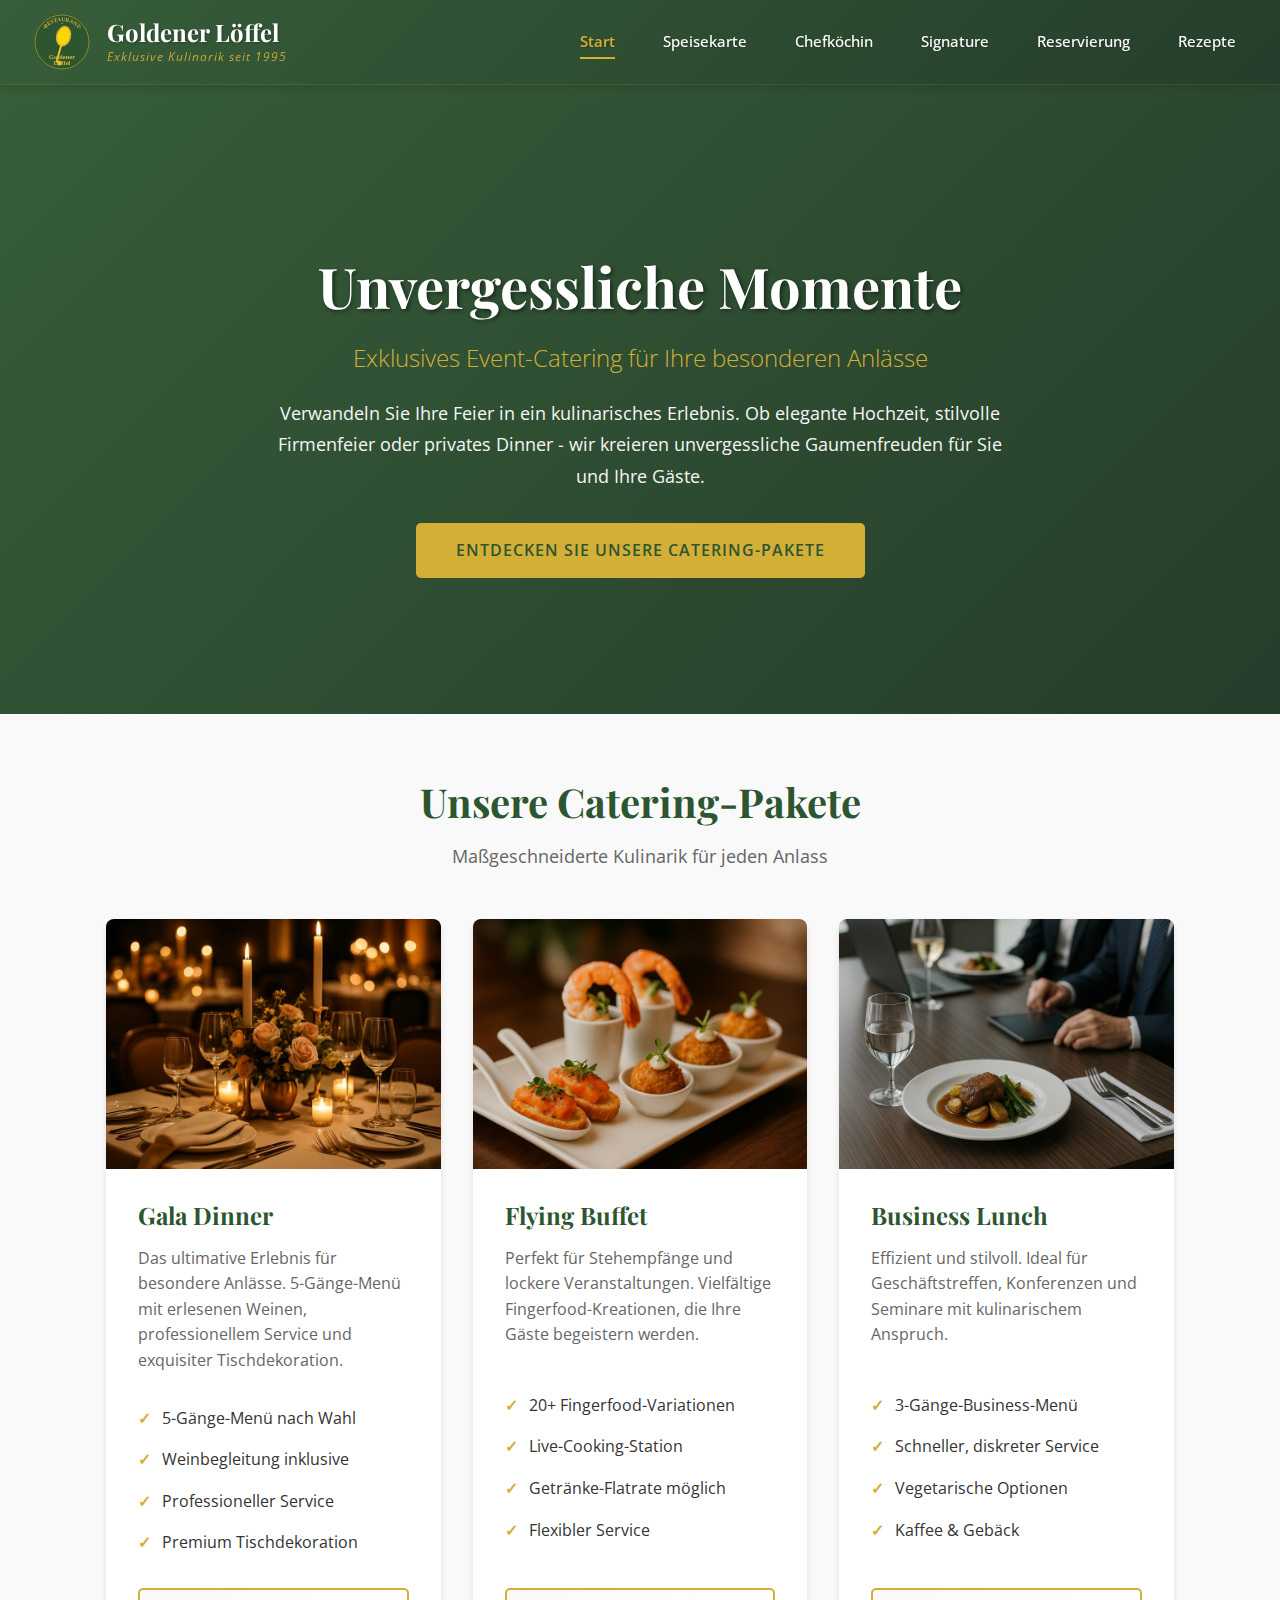
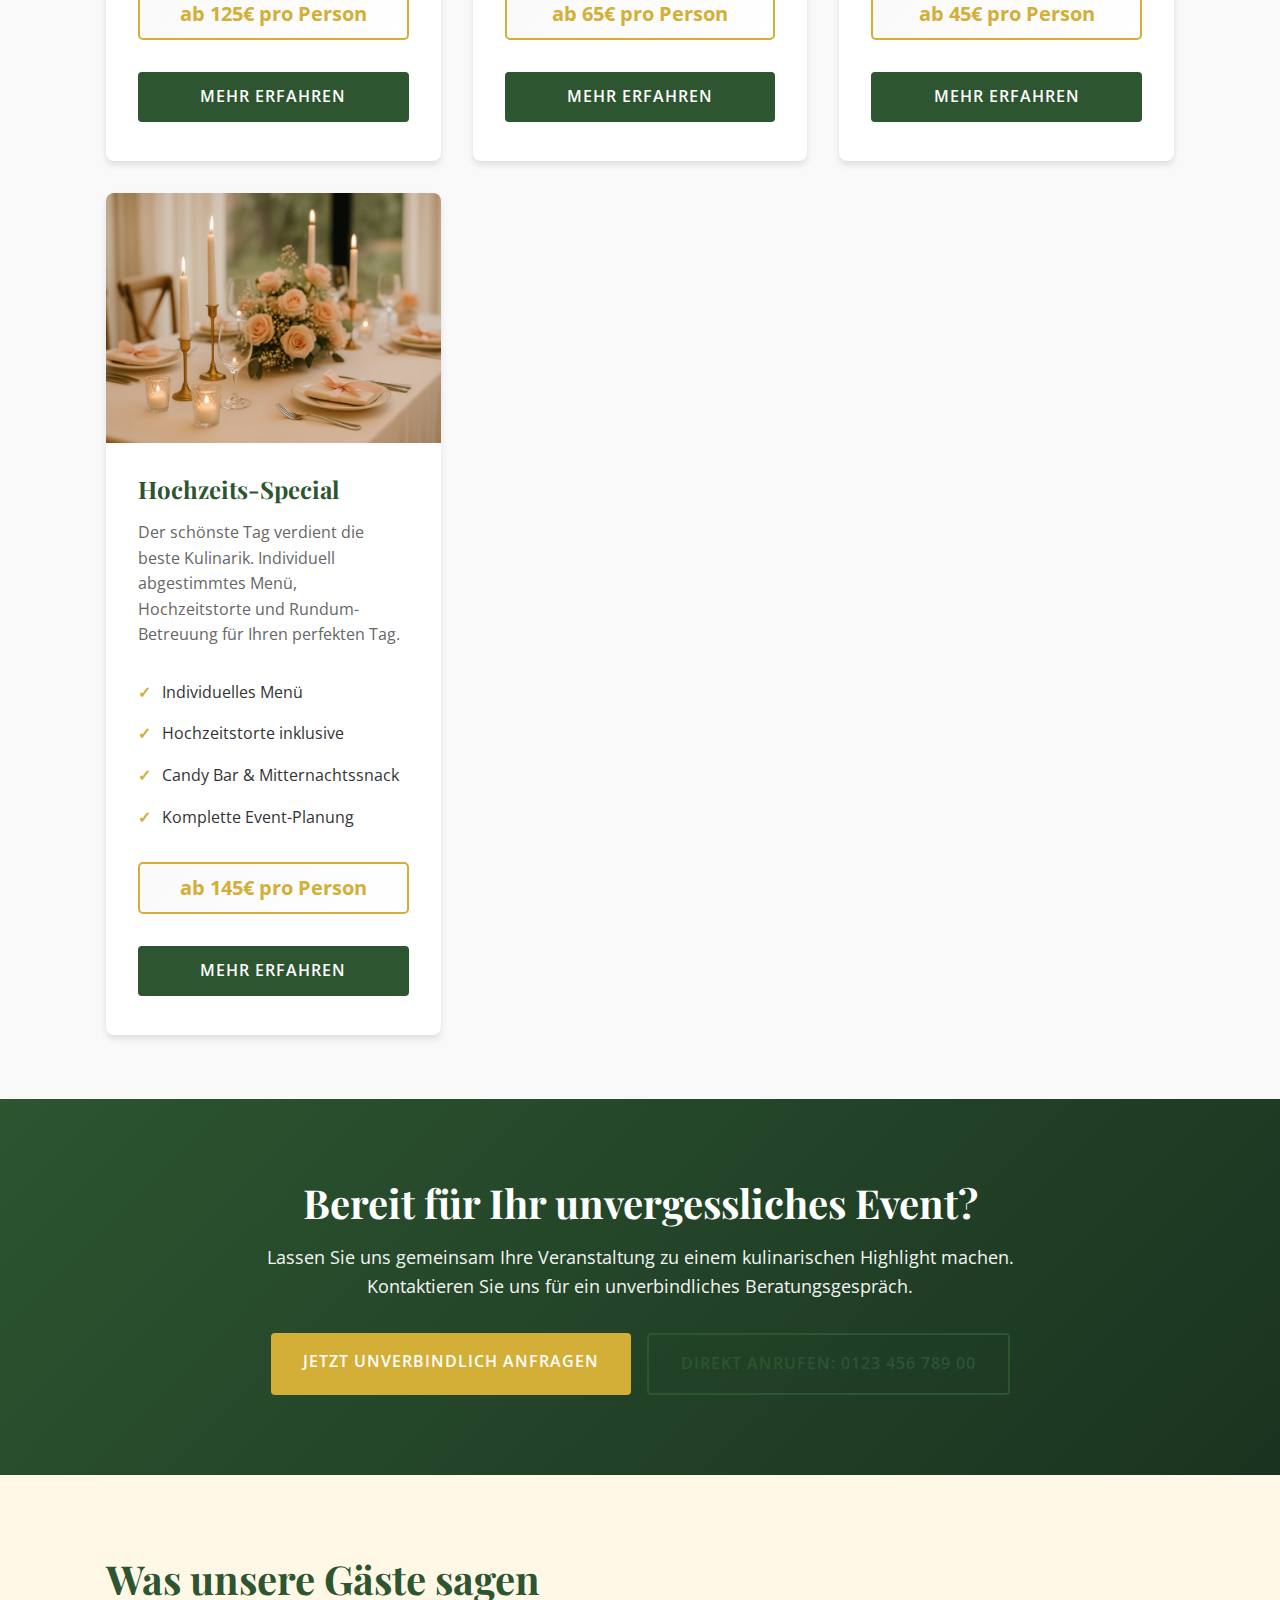
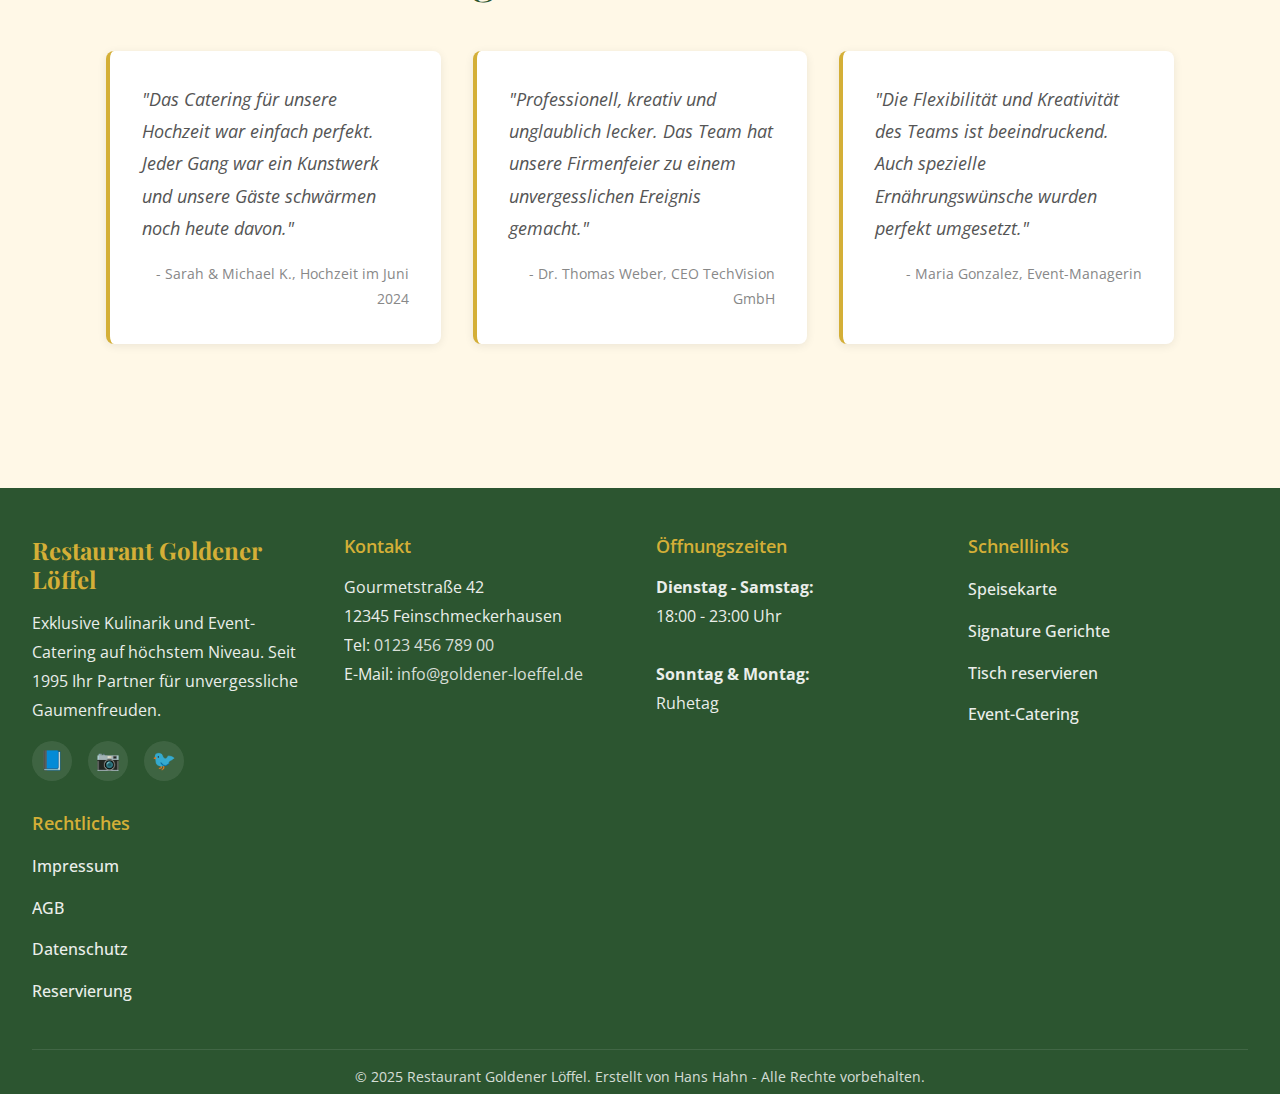
<file: index.html>
<!DOCTYPE html>
<html lang="de">
<head>
    <!-- Erstellt von Hans Hahn - Alle Rechte vorbehalten -->
    <meta charset="UTF-8">
    <meta http-equiv="refresh" content="0; url=pages/index.html">
    <title>Restaurant Goldener Löffel - Weiterleitung</title>
</head>
<body>
    <p>Sie werden automatisch weitergeleitet. Falls nicht, <a href="pages/index.html">klicken Sie hier</a>.</p>
</body>
</html>
</file>
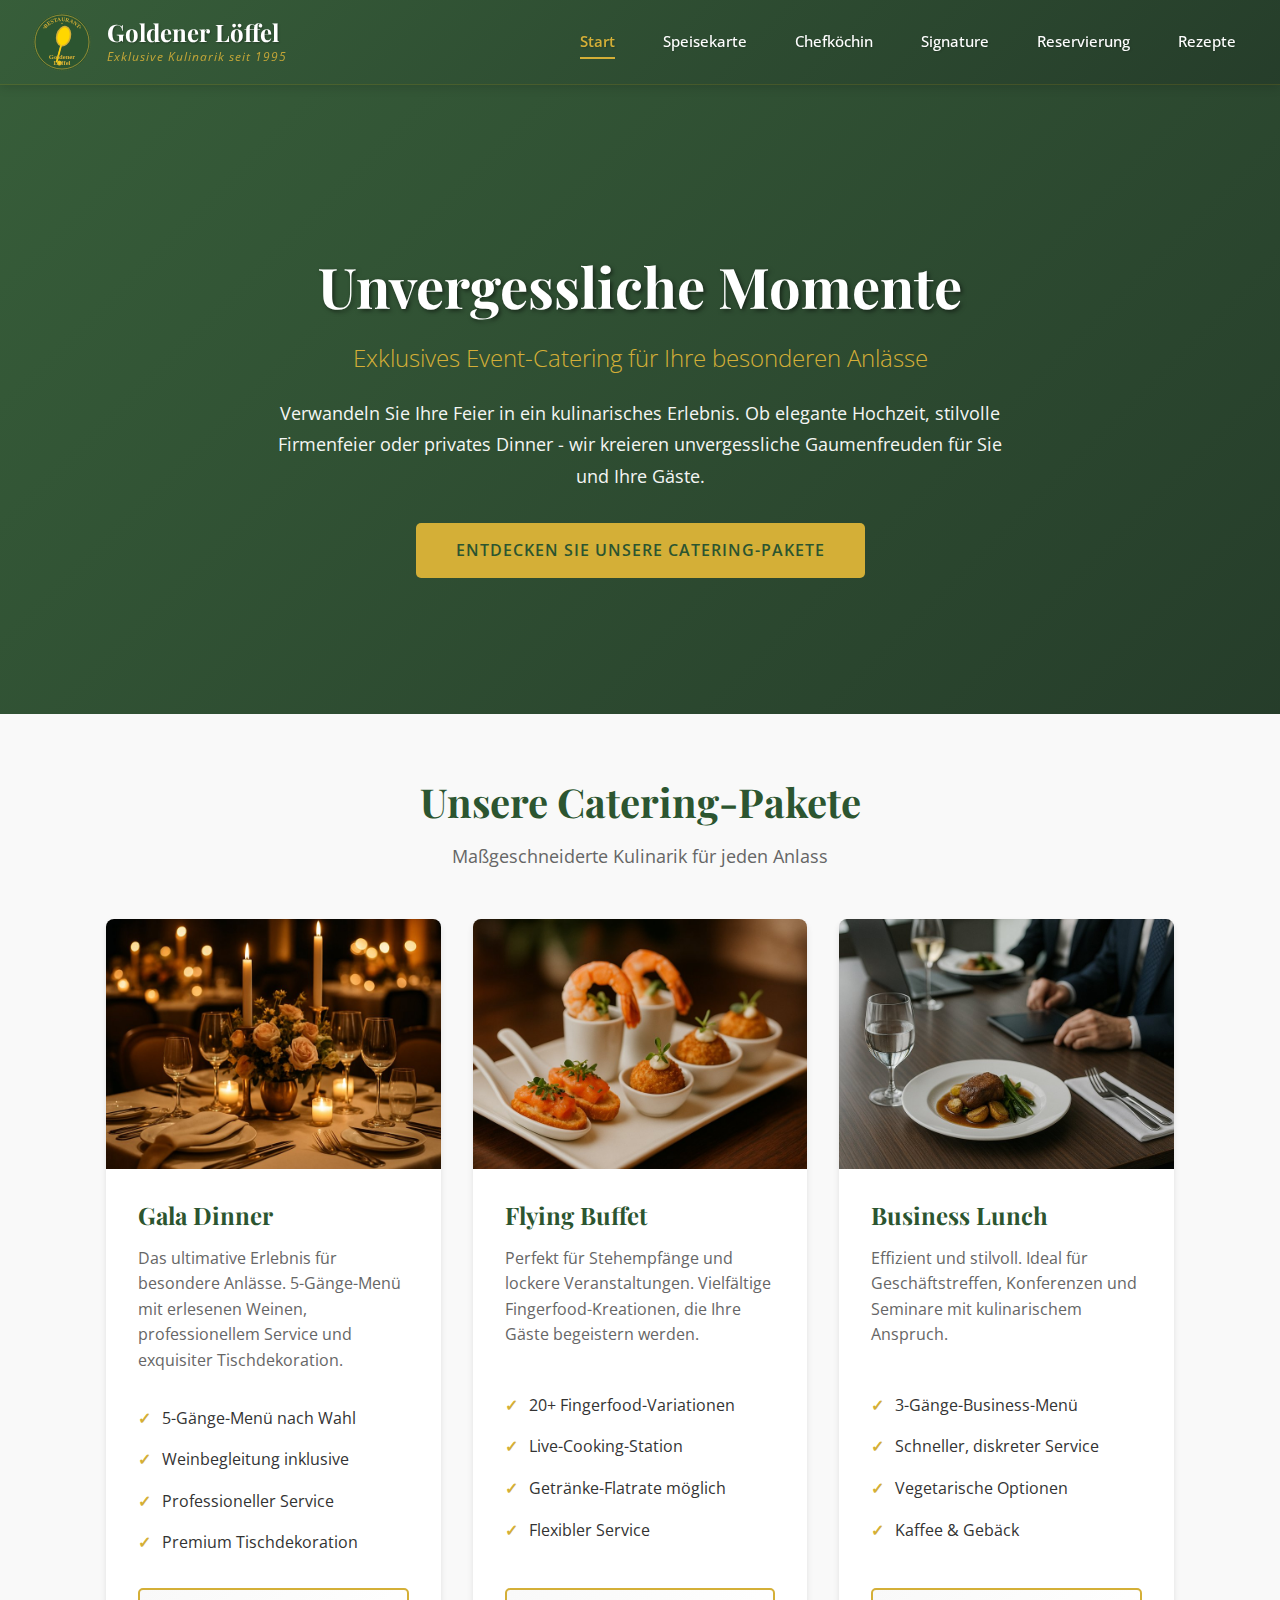
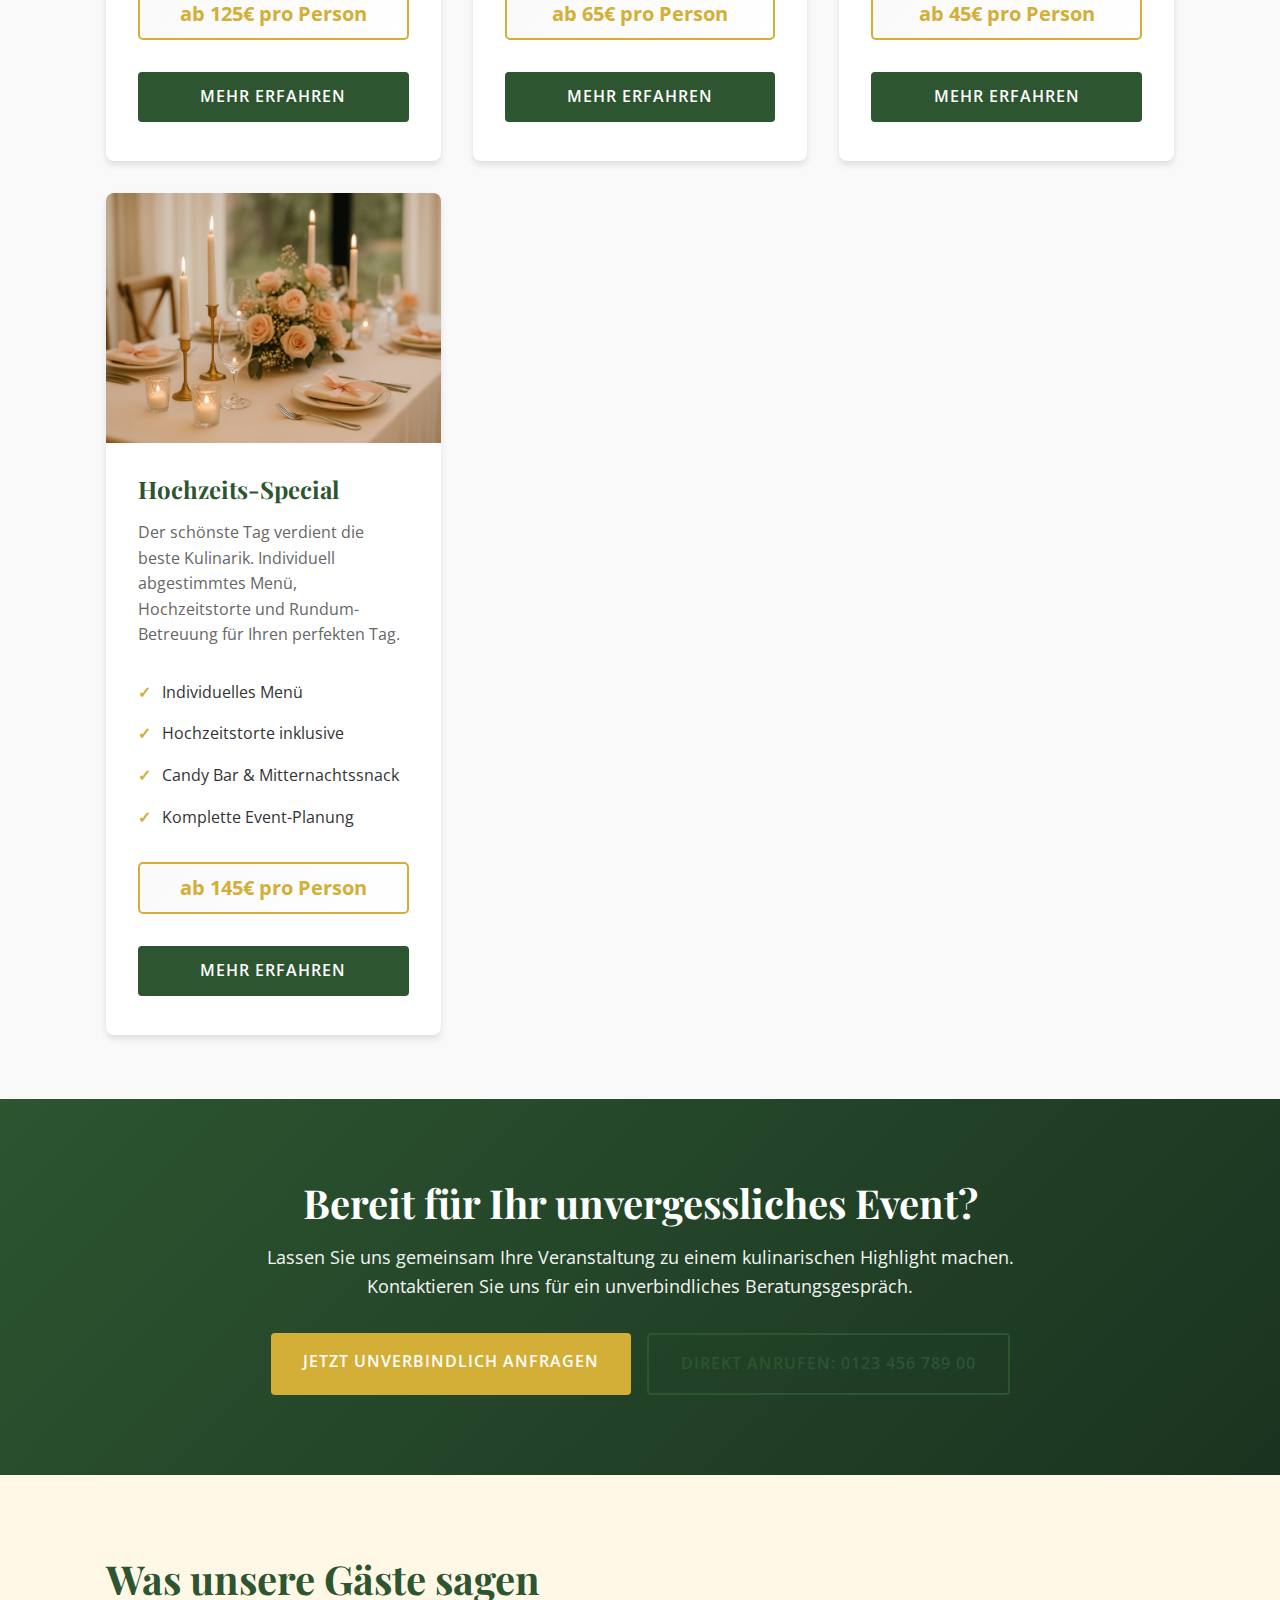
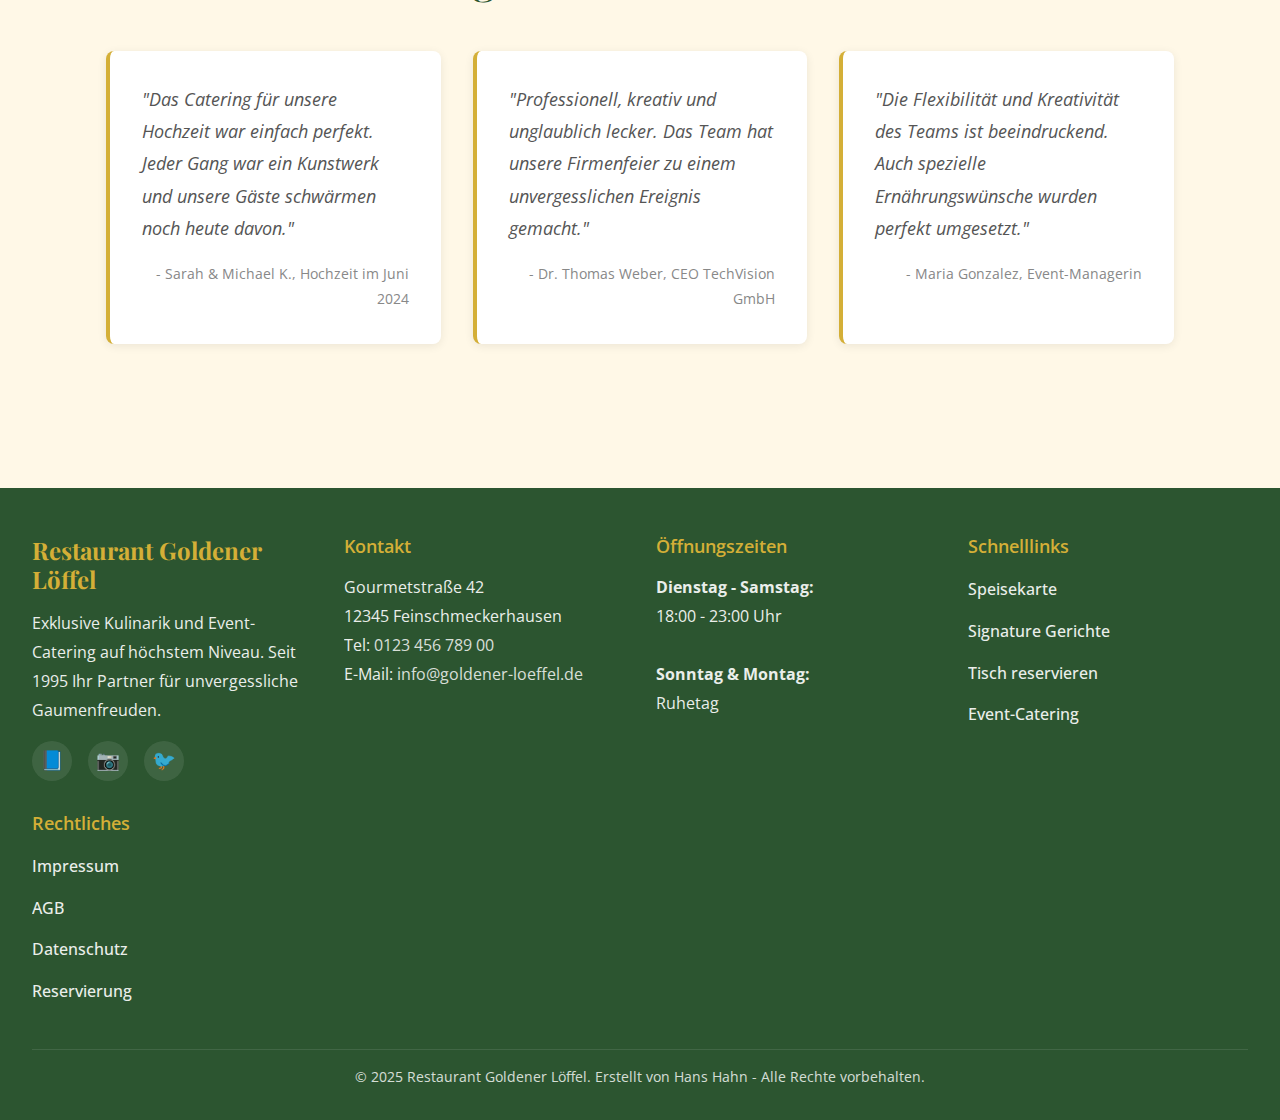
<file: pages/index.html>
<!DOCTYPE html>
<html lang="de">
<head>
    <!-- Erstellt von Hans Hahn - Alle Rechte vorbehalten -->
    <meta charset="UTF-8">
    <meta name="viewport" content="width=device-width, initial-scale=1.0">
    <meta name="description" content="Restaurant Goldener Löffel - Exklusives Event-Catering und gehobene Küche">
    <meta name="keywords" content="Restaurant, Catering, Event, Hochzeit, Fine Dining, Gourmet">
    <meta name="author" content="Hans Hahn">
    
    <title>Restaurant Goldener Löffel - Exklusives Event-Catering</title>
    
    <!-- Favicon -->
    <link rel="icon" type="image/svg+xml" href="../images/logo.svg">
    
    <!-- Google Fonts -->
    <link rel="preconnect" href="https://fonts.googleapis.com">
    <link rel="preconnect" href="https://fonts.gstatic.com" crossorigin>
    <link href="https://fonts.googleapis.com/css2?family=Playfair+Display:wght@400;700&family=Open+Sans:wght@300;400;600;700&display=swap" rel="stylesheet">
    
    <!-- CSS -->
    <link rel="stylesheet" href="../css/global-layout.css">
    <link rel="stylesheet" href="../css/main.css">
    <link rel="stylesheet" href="../css/components.css">
    <link rel="stylesheet" href="../css/responsive.css">
</head>
<body>
    <!-- EINHEITLICHER HEADER -->
    <header class="global-header">
        <div class="header-container">
            <a href="index.html" class="header-logo">
                <img src="../images/logo.svg" alt="Restaurant Goldener Löffel Logo">
                <div class="header-logo-text">
                    <span class="header-logo-title">Goldener Löffel</span>
                    <span class="header-logo-subtitle">Exklusive Kulinarik seit 1995</span>
                </div>
            </a>
            
            <nav class="header-nav">
                <button class="mobile-menu-btn" aria-label="Menü öffnen">
                    <span></span>
                    <span></span>
                    <span></span>
                </button>
                <ul class="header-menu">
                    <li><a href="index.html" class="active">Start</a></li>
                    <li><a href="speisekarte.html">Speisekarte</a></li>
                    <li><a href="chefkoechin.html">Chefköchin</a></li>
                    <li><a href="signature-kollektionen.html">Signature</a></li>
                    <li><a href="reservierung.html">Reservierung</a></li>
                    <li><a href="rezepte.html">Rezepte</a></li>
                </ul>
            </nav>
        </div>
    </header>

    <!-- Hero Section -->
    <section class="hero" style="background: linear-gradient(135deg, rgba(44, 85, 48, 0.95), rgba(26, 51, 32, 0.95)); padding: 120px 20px 80px; text-align: center; color: white; margin-top: -1px;">
        <div class="container">
            <div class="hero__content">
                <h1 class="hero__title" style="font-family: 'Playfair Display', serif; font-size: 3.5rem; color: white; margin-bottom: 20px; text-shadow: 2px 2px 4px rgba(0,0,0,0.5);">Unvergessliche Momente</h1>
                <p class="hero__subtitle" style="font-size: 1.5rem; color: #D4AF37; margin-bottom: 20px;">Exklusives Event-Catering für Ihre besonderen Anlässe</p>
                <p class="hero__description" style="font-size: 1.1rem; max-width: 800px; margin: 0 auto 30px; line-height: 1.8; opacity: 0.95;">
                    Verwandeln Sie Ihre Feier in ein kulinarisches Erlebnis. 
                    Ob elegante Hochzeit, stilvolle Firmenfeier oder privates Dinner - 
                    wir kreieren unvergessliche Gaumenfreuden für Sie und Ihre Gäste.
                </p>
                <a href="#catering-pakete" class="btn btn--primary btn--large" style="background: #D4AF37; color: #2C5530; padding: 15px 40px; text-decoration: none; border-radius: 5px; font-weight: 600; display: inline-block; transition: all 0.3s ease;">Entdecken Sie unsere Catering-Pakete</a>
            </div>
        </div>
    </section>

    <!-- Catering-Pakete Section -->
    <section id="catering-pakete" class="catering">
        <div class="container">
            <div class="section__header">
                <h2 class="section__title">Unsere Catering-Pakete</h2>
                <p class="section__subtitle">Maßgeschneiderte Kulinarik für jeden Anlass</p>
            </div>
            
            <div class="catering__grid">
                <!-- Paket 1: Gala Dinner -->
                <article class="card catering__card">
                    <div class="card__image">
                        <img src="../images/catering/gala-dinner.jpg" alt="Gala Dinner">
                    </div>
                    <div class="card__content">
                        <h3 class="card__title">Gala Dinner</h3>
                        <p class="card__description">
                            Das ultimative Erlebnis für besondere Anlässe. 
                            5-Gänge-Menü mit erlesenen Weinen, professionellem Service 
                            und exquisiter Tischdekoration.
                        </p>
                        <ul class="card__features">
                            <li>5-Gänge-Menü nach Wahl</li>
                            <li>Weinbegleitung inklusive</li>
                            <li>Professioneller Service</li>
                            <li>Premium Tischdekoration</li>
                        </ul>
                        <p class="card__price">ab 125€ pro Person</p>
                        <div class="card__button-container">
                            <a href="catering-details.html#gala-dinner" class="btn btn--secondary">Mehr erfahren</a>
                        </div>
                    </div>
                </article>

                <!-- Paket 2: Flying Buffet -->
                <article class="card catering__card">
                    <div class="card__image">
                        <img src="../images/catering/flying-buffet.jpg" alt="Flying Buffet">
                    </div>
                    <div class="card__content">
                        <h3 class="card__title">Flying Buffet</h3>
                        <p class="card__description">
                            Perfekt für Stehempfänge und lockere Veranstaltungen. 
                            Vielfältige Fingerfood-Kreationen, die Ihre Gäste begeistern werden.
                        </p>
                        <ul class="card__features">
                            <li>20+ Fingerfood-Variationen</li>
                            <li>Live-Cooking-Station</li>
                            <li>Getränke-Flatrate möglich</li>
                            <li>Flexibler Service</li>
                        </ul>
                        <p class="card__price">ab 65€ pro Person</p>
                        <div class="card__button-container">
                            <a href="catering-details.html#flying-buffet" class="btn btn--secondary">Mehr erfahren</a>
                        </div>
                    </div>
                </article>

                <!-- Paket 3: Business Lunch -->
                <article class="card catering__card">
                    <div class="card__image">
                        <img src="../images/catering/business-lunch.jpg" alt="Business Lunch">
                    </div>
                    <div class="card__content">
                        <h3 class="card__title">Business Lunch</h3>
                        <p class="card__description">
                            Effizient und stilvoll. Ideal für Geschäftstreffen, 
                            Konferenzen und Seminare mit kulinarischem Anspruch.
                        </p>
                        <ul class="card__features">
                            <li>3-Gänge-Business-Menü</li>
                            <li>Schneller, diskreter Service</li>
                            <li>Vegetarische Optionen</li>
                            <li>Kaffee & Gebäck</li>
                        </ul>
                        <p class="card__price">ab 45€ pro Person</p>
                        <div class="card__button-container">
                            <a href="catering-details.html#business-lunch" class="btn btn--secondary">Mehr erfahren</a>
                        </div>
                    </div>
                </article>

                <!-- Paket 4: Hochzeits-Special -->
                <article class="card catering__card">
                    <div class="card__image">
                        <img src="../images/catering/hochzeit.jpg" alt="Hochzeits-Special">
                    </div>
                    <div class="card__content">
                        <h3 class="card__title">Hochzeits-Special</h3>
                        <p class="card__description">
                            Der schönste Tag verdient die beste Kulinarik. 
                            Individuell abgestimmtes Menü, Hochzeitstorte und 
                            Rundum-Betreuung für Ihren perfekten Tag.
                        </p>
                        <ul class="card__features">
                            <li>Individuelles Menü</li>
                            <li>Hochzeitstorte inklusive</li>
                            <li>Candy Bar & Mitternachtssnack</li>
                            <li>Komplette Event-Planung</li>
                        </ul>
                        <p class="card__price">ab 145€ pro Person</p>
                        <div class="card__button-container">
                            <a href="catering-details.html#hochzeit-special" class="btn btn--secondary">Mehr erfahren</a>
                        </div>
                    </div>
                </article>
            </div>
        </div>
    </section>

    <!-- CTA Section -->
    <section class="cta">
        <div class="container">
            <div class="cta__content">
                <h2 class="cta__title">Bereit für Ihr unvergessliches Event?</h2>
                <p class="cta__description">
                    Lassen Sie uns gemeinsam Ihre Veranstaltung zu einem kulinarischen Highlight machen. 
                    Kontaktieren Sie uns für ein unverbindliches Beratungsgespräch.
                </p>
                <div class="cta__buttons">
                    <a href="reservierung.html" class="btn btn--primary btn--large">Jetzt unverbindlich anfragen</a>
                    <a href="tel:+4912345678900" class="btn btn--outline btn--large">Direkt anrufen: 0123 456 789 00</a>
                </div>
            </div>
        </div>
    </section>

    <!-- Testimonials -->
    <section class="testimonials">
        <div class="container">
            <h2 class="section__title">Was unsere Gäste sagen</h2>
            <div class="testimonials__grid">
                <blockquote class="testimonial">
                    <p class="testimonial__text">
                        "Das Catering für unsere Hochzeit war einfach perfekt. 
                        Jeder Gang war ein Kunstwerk und unsere Gäste schwärmen noch heute davon."
                    </p>
                    <footer class="testimonial__author">
                        <cite>- Sarah & Michael K., Hochzeit im Juni 2024</cite>
                    </footer>
                </blockquote>
                
                <blockquote class="testimonial">
                    <p class="testimonial__text">
                        "Professionell, kreativ und unglaublich lecker. 
                        Das Team hat unsere Firmenfeier zu einem unvergesslichen Ereignis gemacht."
                    </p>
                    <footer class="testimonial__author">
                        <cite>- Dr. Thomas Weber, CEO TechVision GmbH</cite>
                    </footer>
                </blockquote>
                
                <blockquote class="testimonial">
                    <p class="testimonial__text">
                        "Die Flexibilität und Kreativität des Teams ist beeindruckend. 
                        Auch spezielle Ernährungswünsche wurden perfekt umgesetzt."
                    </p>
                    <footer class="testimonial__author">
                        <cite>- Maria Gonzalez, Event-Managerin</cite>
                    </footer>
                </blockquote>
            </div>
        </div>
    </section>

    <!-- EINHEITLICHER FOOTER -->
    <footer class="global-footer">
        <div class="footer-container">
            <div class="footer-grid">
                <div class="footer-column">
                    <h3>Restaurant Goldener Löffel</h3>
                    <p>
                        Exklusive Kulinarik und Event-Catering auf höchstem Niveau. 
                        Seit 1995 Ihr Partner für unvergessliche Gaumenfreuden.
                    </p>
                    <div class="footer-social">
                        <a href="#" aria-label="Facebook">📘</a>
                        <a href="#" aria-label="Instagram">📷</a>
                        <a href="#" aria-label="Twitter">🐦</a>
                    </div>
                </div>
                
                <div class="footer-column">
                    <h4>Kontakt</h4>
                    <address>
                        Gourmetstraße 42<br>
                        12345 Feinschmeckerhausen<br>
                        Tel: <a href="tel:+4912345678900">0123 456 789 00</a><br>
                        E-Mail: <a href="mailto:info@goldener-loeffel.de">info@goldener-loeffel.de</a>
                    </address>
                </div>
                
                <div class="footer-column">
                    <h4>Öffnungszeiten</h4>
                    <p>
                        <strong>Dienstag - Samstag:</strong><br>
                        18:00 - 23:00 Uhr<br><br>
                        <strong>Sonntag & Montag:</strong><br>
                        Ruhetag
                    </p>
                </div>
                
                <div class="footer-column">
                    <h4>Schnelllinks</h4>
                    <ul style="list-style: none; padding: 0;">
                        <li><a href="speisekarte.html">Speisekarte</a></li>
                        <li><a href="signature-kollektionen.html">Signature Gerichte</a></li>
                        <li><a href="reservierung.html">Tisch reservieren</a></li>
                        <li><a href="#catering-pakete">Event-Catering</a></li>
                    </ul>
                </div>
                
                <div class="footer-column">
                    <h4>Rechtliches</h4>
                    <ul style="list-style: none; padding: 0;">
                        <li><a href="impressum.html">Impressum</a></li>
                        <li><a href="agb.html">AGB</a></li>
                        <li><a href="datenschutz.html">Datenschutz</a></li>
                        <li><a href="reservierung.html">Reservierung</a></li>
                    </ul>
                </div>
            </div>
            
            <div class="footer-divider"></div>
            
            <div class="footer-bottom">
                <p>&copy; 2025 Restaurant Goldener Löffel. Erstellt von Hans Hahn - Alle Rechte vorbehalten.</p>
            </div>
        </div>
    </footer>

    <!-- JavaScript -->
    <script>
        // Mobile Menu Toggle
        document.addEventListener('DOMContentLoaded', function() {
            const mobileMenuBtn = document.querySelector('.mobile-menu-btn');
            const headerMenu = document.querySelector('.header-menu');
            
            if (mobileMenuBtn) {
                mobileMenuBtn.addEventListener('click', function() {
                    this.classList.toggle('active');
                    headerMenu.classList.toggle('active');
                });
            }
            
            // Schließe Menü beim Klick außerhalb
            document.addEventListener('click', function(e) {
                if (!e.target.closest('.header-nav')) {
                    mobileMenuBtn?.classList.remove('active');
                    headerMenu?.classList.remove('active');
                }
            });
        });
    </script>
</body>
</html>
</file>
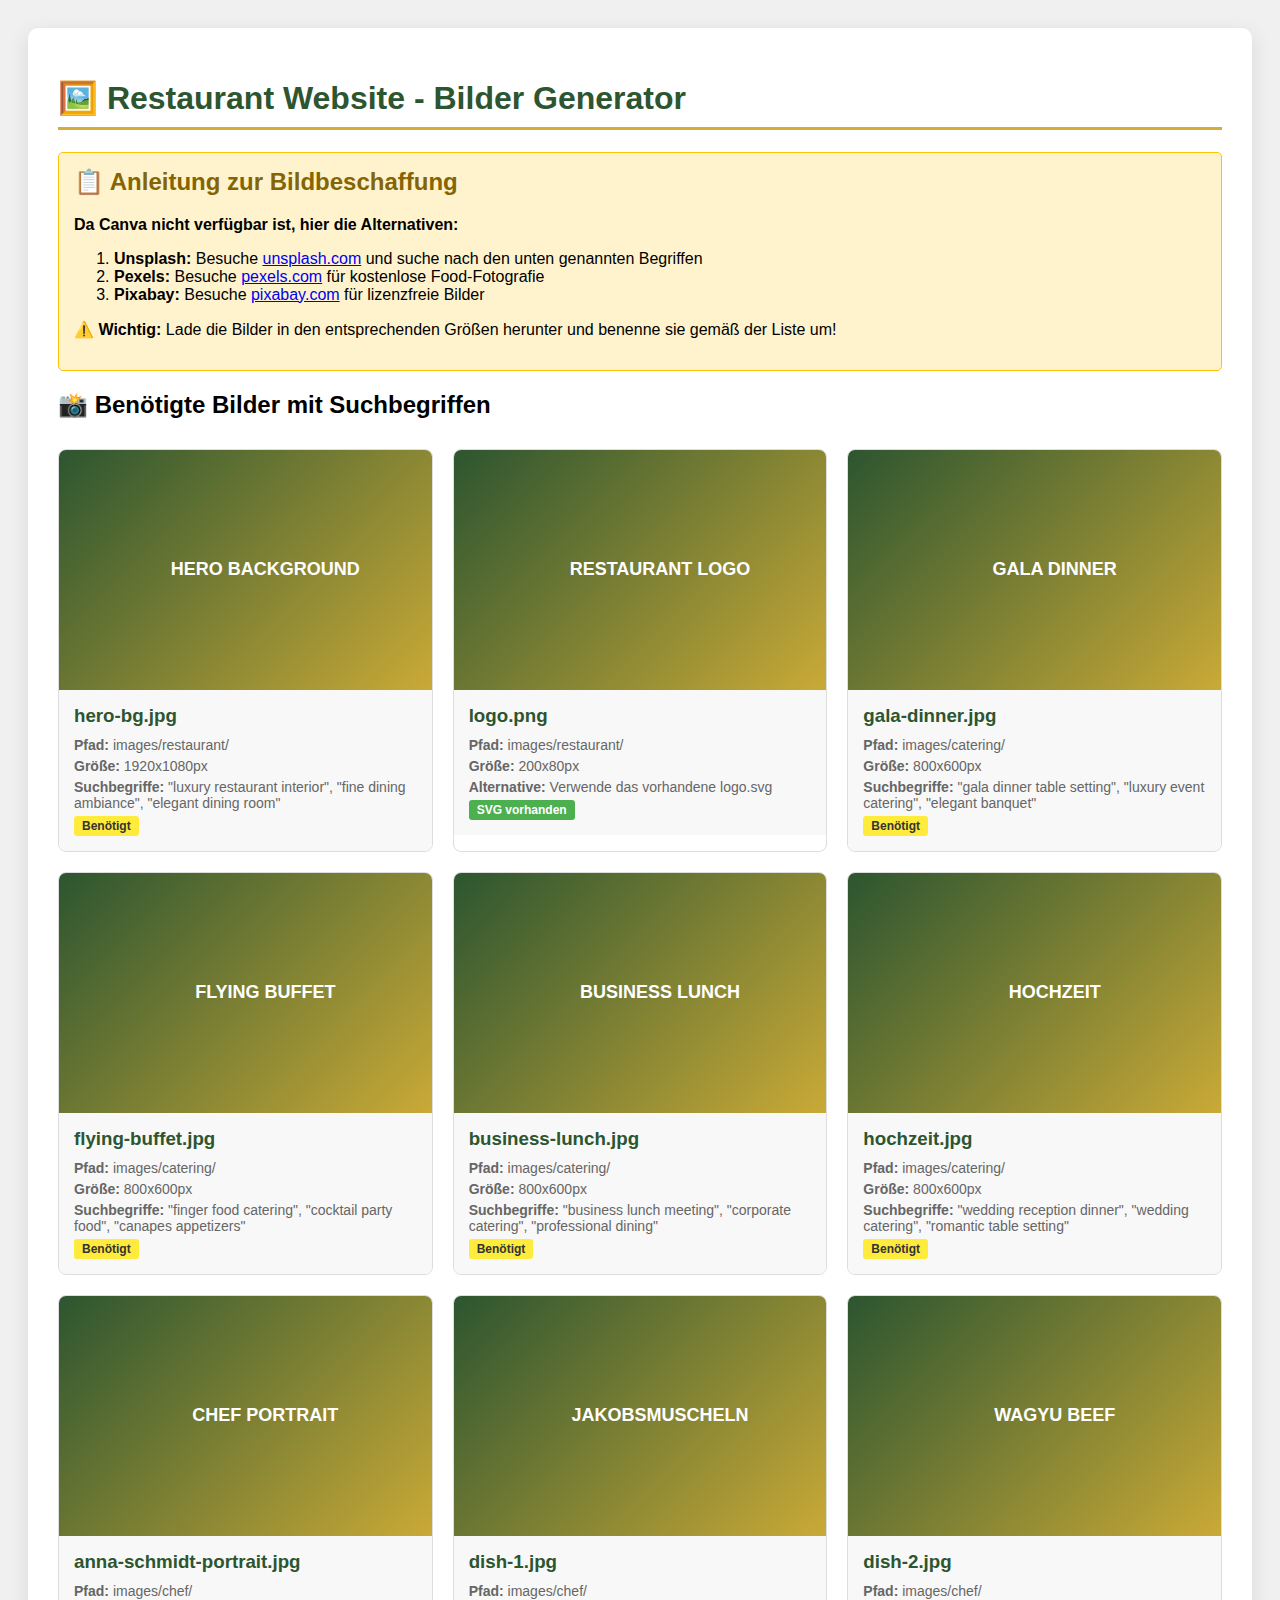
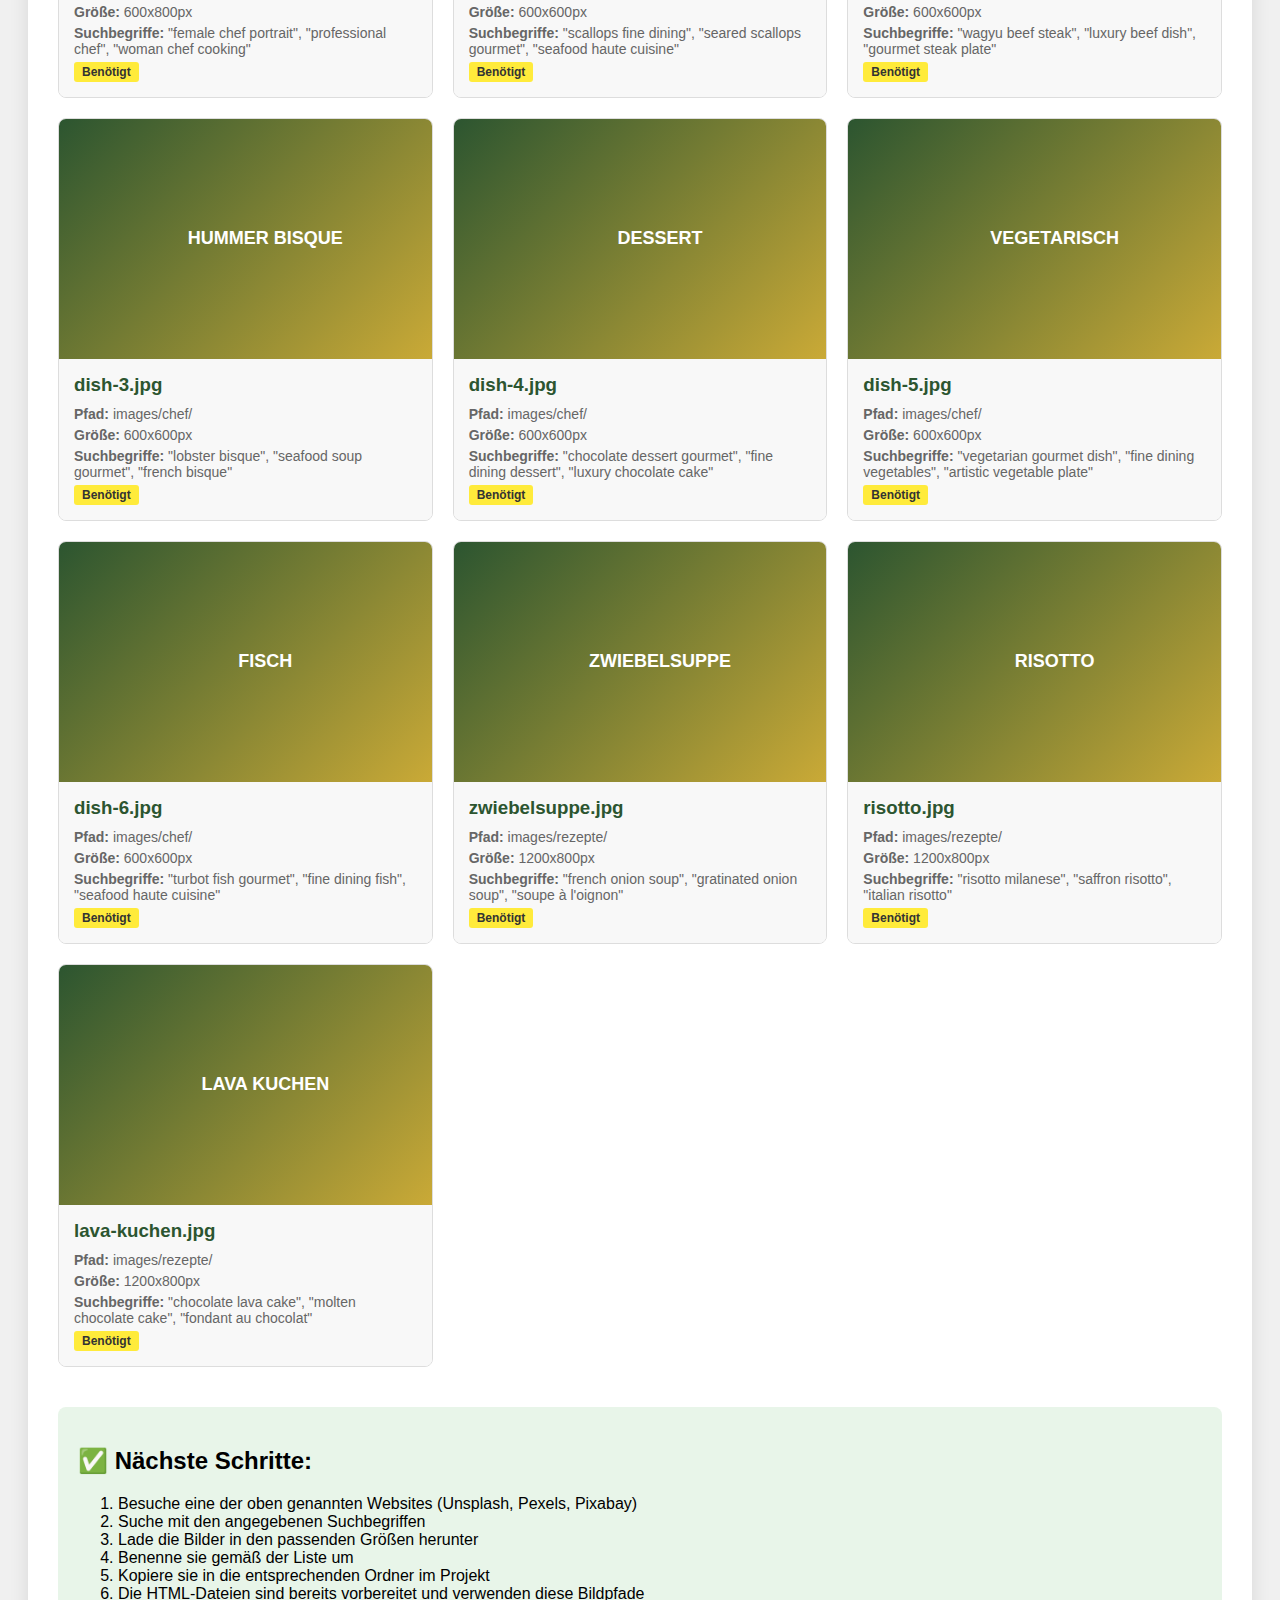
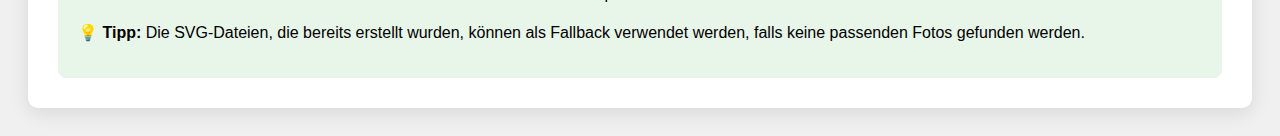
<file: image-generator.html>
<!DOCTYPE html>
<html lang="de">
<head>
    <!-- Erstellt von Hans Hahn - Alle Rechte vorbehalten -->
    <meta charset="UTF-8">
    <title>Restaurant Bilder Generator</title>
    <style>
        body { 
            font-family: Arial, sans-serif; 
            padding: 20px;
            background: #f0f0f0;
        }
        .generator-container {
            max-width: 1200px;
            margin: 0 auto;



            
            background: white;
            padding: 30px;
            border-radius: 10px;
            box-shadow: 0 5px 20px rgba(0,0,0,0.1);
        }
        h1 {
            color: #2C5530;
            border-bottom: 3px solid #D4AF37;
            padding-bottom: 10px;
        }
        .image-grid {
            display: grid;
            grid-template-columns: repeat(auto-fit, minmax(300px, 1fr));
            gap: 20px;
            margin-top: 30px;
        }
        .image-card {
            border: 1px solid #ddd;
            border-radius: 8px;
            overflow: hidden;
            background: #fff;
        }
        .image-preview {
            width: 100%;
            height: 200px;
            background: linear-gradient(135deg, #2C5530 0%, #D4AF37 100%);
            display: flex;
            align-items: center;
            justify-content: center;
            color: white;
            font-size: 18px;
            font-weight: bold;
            text-align: center;
            padding: 20px;
        }
        .image-info {
            padding: 15px;
            background: #f8f8f8;
        }
        .image-info h3 {
            margin: 0 0 10px 0;
            color: #2C5530;
        }
        .image-info p {
            margin: 5px 0;
            color: #666;
            font-size: 14px;
        }
        .status {
            display: inline-block;
            padding: 3px 8px;
            border-radius: 3px;
            font-size: 12px;
            font-weight: bold;
        }
        .status.pending {
            background: #ffeb3b;
            color: #333;
        }
        .status.ready {
            background: #4caf50;
            color: white;
        }
        button {
            margin-top: 10px;
            padding: 8px 16px;
            background: #2C5530;
            color: white;
            border: none;
            border-radius: 4px;
            cursor: pointer;
        }
        button:hover {
            background: #1a3320;
        }
        .instructions {
            background: #fff3cd;
            border: 1px solid #ffc107;
            padding: 15px;
            border-radius: 5px;
            margin-bottom: 20px;
        }
        .instructions h2 {
            color: #856404;
            margin-top: 0;
        }
    </style>
</head>
<body>
    <div class="generator-container">
        <h1>🖼️ Restaurant Website - Bilder Generator</h1>
        
        <div class="instructions">
            <h2>📋 Anleitung zur Bildbeschaffung</h2>
            <p><strong>Da Canva nicht verfügbar ist, hier die Alternativen:</strong></p>
            <ol>
                <li><strong>Unsplash:</strong> Besuche <a href="https://unsplash.com" target="_blank">unsplash.com</a> und suche nach den unten genannten Begriffen</li>
                <li><strong>Pexels:</strong> Besuche <a href="https://pexels.com" target="_blank">pexels.com</a> für kostenlose Food-Fotografie</li>
                <li><strong>Pixabay:</strong> Besuche <a href="https://pixabay.com" target="_blank">pixabay.com</a> für lizenzfreie Bilder</li>
            </ol>
            <p>⚠️ <strong>Wichtig:</strong> Lade die Bilder in den entsprechenden Größen herunter und benenne sie gemäß der Liste um!</p>
        </div>

        <h2>📸 Benötigte Bilder mit Suchbegriffen</h2>
        
        <div class="image-grid">
            <!-- Hero & Restaurant Bilder -->
            <div class="image-card">
                <div class="image-preview">
                    HERO BACKGROUND
                </div>
                <div class="image-info">
                    <h3>hero-bg.jpg</h3>
                    <p><strong>Pfad:</strong> images/restaurant/</p>
                    <p><strong>Größe:</strong> 1920x1080px</p>
                    <p><strong>Suchbegriffe:</strong> "luxury restaurant interior", "fine dining ambiance", "elegant dining room"</p>
                    <span class="status pending">Benötigt</span>
                </div>
            </div>

            <div class="image-card">
                <div class="image-preview">
                    RESTAURANT LOGO
                </div>
                <div class="image-info">
                    <h3>logo.png</h3>
                    <p><strong>Pfad:</strong> images/restaurant/</p>
                    <p><strong>Größe:</strong> 200x80px</p>
                    <p><strong>Alternative:</strong> Verwende das vorhandene logo.svg</p>
                    <span class="status ready">SVG vorhanden</span>
                </div>
            </div>

            <!-- Catering Pakete -->
            <div class="image-card">
                <div class="image-preview">
                    GALA DINNER
                </div>
                <div class="image-info">
                    <h3>gala-dinner.jpg</h3>
                    <p><strong>Pfad:</strong> images/catering/</p>
                    <p><strong>Größe:</strong> 800x600px</p>
                    <p><strong>Suchbegriffe:</strong> "gala dinner table setting", "luxury event catering", "elegant banquet"</p>
                    <span class="status pending">Benötigt</span>
                </div>
            </div>

            <div class="image-card">
                <div class="image-preview">
                    FLYING BUFFET
                </div>
                <div class="image-info">
                    <h3>flying-buffet.jpg</h3>
                    <p><strong>Pfad:</strong> images/catering/</p>
                    <p><strong>Größe:</strong> 800x600px</p>
                    <p><strong>Suchbegriffe:</strong> "finger food catering", "cocktail party food", "canapes appetizers"</p>
                    <span class="status pending">Benötigt</span>
                </div>
            </div>

            <div class="image-card">
                <div class="image-preview">
                    BUSINESS LUNCH
                </div>
                <div class="image-info">
                    <h3>business-lunch.jpg</h3>
                    <p><strong>Pfad:</strong> images/catering/</p>
                    <p><strong>Größe:</strong> 800x600px</p>
                    <p><strong>Suchbegriffe:</strong> "business lunch meeting", "corporate catering", "professional dining"</p>
                    <span class="status pending">Benötigt</span>
                </div>
            </div>

            <div class="image-card">
                <div class="image-preview">
                    HOCHZEIT
                </div>
                <div class="image-info">
                    <h3>hochzeit.jpg</h3>
                    <p><strong>Pfad:</strong> images/catering/</p>
                    <p><strong>Größe:</strong> 800x600px</p>
                    <p><strong>Suchbegriffe:</strong> "wedding reception dinner", "wedding catering", "romantic table setting"</p>
                    <span class="status pending">Benötigt</span>
                </div>
            </div>

            <!-- Chefköchin -->
            <div class="image-card">
                <div class="image-preview">
                    CHEF PORTRAIT
                </div>
                <div class="image-info">
                    <h3>anna-schmidt-portrait.jpg</h3>
                    <p><strong>Pfad:</strong> images/chef/</p>
                    <p><strong>Größe:</strong> 600x800px</p>
                    <p><strong>Suchbegriffe:</strong> "female chef portrait", "professional chef", "woman chef cooking"</p>
                    <span class="status pending">Benötigt</span>
                </div>
            </div>

            <!-- Chef Gerichte -->
            <div class="image-card">
                <div class="image-preview">
                    JAKOBSMUSCHELN
                </div>
                <div class="image-info">
                    <h3>dish-1.jpg</h3>
                    <p><strong>Pfad:</strong> images/chef/</p>
                    <p><strong>Größe:</strong> 600x600px</p>
                    <p><strong>Suchbegriffe:</strong> "scallops fine dining", "seared scallops gourmet", "seafood haute cuisine"</p>
                    <span class="status pending">Benötigt</span>
                </div>
            </div>

            <div class="image-card">
                <div class="image-preview">
                    WAGYU BEEF
                </div>
                <div class="image-info">
                    <h3>dish-2.jpg</h3>
                    <p><strong>Pfad:</strong> images/chef/</p>
                    <p><strong>Größe:</strong> 600x600px</p>
                    <p><strong>Suchbegriffe:</strong> "wagyu beef steak", "luxury beef dish", "gourmet steak plate"</p>
                    <span class="status pending">Benötigt</span>
                </div>
            </div>

            <div class="image-card">
                <div class="image-preview">
                    HUMMER BISQUE
                </div>
                <div class="image-info">
                    <h3>dish-3.jpg</h3>
                    <p><strong>Pfad:</strong> images/chef/</p>
                    <p><strong>Größe:</strong> 600x600px</p>
                    <p><strong>Suchbegriffe:</strong> "lobster bisque", "seafood soup gourmet", "french bisque"</p>
                    <span class="status pending">Benötigt</span>
                </div>
            </div>

            <div class="image-card">
                <div class="image-preview">
                    DESSERT
                </div>
                <div class="image-info">
                    <h3>dish-4.jpg</h3>
                    <p><strong>Pfad:</strong> images/chef/</p>
                    <p><strong>Größe:</strong> 600x600px</p>
                    <p><strong>Suchbegriffe:</strong> "chocolate dessert gourmet", "fine dining dessert", "luxury chocolate cake"</p>
                    <span class="status pending">Benötigt</span>
                </div>
            </div>

            <div class="image-card">
                <div class="image-preview">
                    VEGETARISCH
                </div>
                <div class="image-info">
                    <h3>dish-5.jpg</h3>
                    <p><strong>Pfad:</strong> images/chef/</p>
                    <p><strong>Größe:</strong> 600x600px</p>
                    <p><strong>Suchbegriffe:</strong> "vegetarian gourmet dish", "fine dining vegetables", "artistic vegetable plate"</p>
                    <span class="status pending">Benötigt</span>
                </div>
            </div>

            <div class="image-card">
                <div class="image-preview">
                    FISCH
                </div>
                <div class="image-info">
                    <h3>dish-6.jpg</h3>
                    <p><strong>Pfad:</strong> images/chef/</p>
                    <p><strong>Größe:</strong> 600x600px</p>
                    <p><strong>Suchbegriffe:</strong> "turbot fish gourmet", "fine dining fish", "seafood haute cuisine"</p>
                    <span class="status pending">Benötigt</span>
                </div>
            </div>

            <!-- Rezepte -->
            <div class="image-card">
                <div class="image-preview">
                    ZWIEBELSUPPE
                </div>
                <div class="image-info">
                    <h3>zwiebelsuppe.jpg</h3>
                    <p><strong>Pfad:</strong> images/rezepte/</p>
                    <p><strong>Größe:</strong> 1200x800px</p>
                    <p><strong>Suchbegriffe:</strong> "french onion soup", "gratinated onion soup", "soupe à l'oignon"</p>
                    <span class="status pending">Benötigt</span>
                </div>
            </div>

            <div class="image-card">
                <div class="image-preview">
                    RISOTTO
                </div>
                <div class="image-info">
                    <h3>risotto.jpg</h3>
                    <p><strong>Pfad:</strong> images/rezepte/</p>
                    <p><strong>Größe:</strong> 1200x800px</p>
                    <p><strong>Suchbegriffe:</strong> "risotto milanese", "saffron risotto", "italian risotto"</p>
                    <span class="status pending">Benötigt</span>
                </div>
            </div>

            <div class="image-card">
                <div class="image-preview">
                    LAVA KUCHEN
                </div>
                <div class="image-info">
                    <h3>lava-kuchen.jpg</h3>
                    <p><strong>Pfad:</strong> images/rezepte/</p>
                    <p><strong>Größe:</strong> 1200x800px</p>
                    <p><strong>Suchbegriffe:</strong> "chocolate lava cake", "molten chocolate cake", "fondant au chocolat"</p>
                    <span class="status pending">Benötigt</span>
                </div>
            </div>
        </div>

        <div style="margin-top: 40px; padding: 20px; background: #e8f5e9; border-radius: 8px;">
            <h2>✅ Nächste Schritte:</h2>
            <ol>
                <li>Besuche eine der oben genannten Websites (Unsplash, Pexels, Pixabay)</li>
                <li>Suche mit den angegebenen Suchbegriffen</li>
                <li>Lade die Bilder in den passenden Größen herunter</li>
                <li>Benenne sie gemäß der Liste um</li>
                <li>Kopiere sie in die entsprechenden Ordner im Projekt</li>
                <li>Die HTML-Dateien sind bereits vorbereitet und verwenden diese Bildpfade</li>
            </ol>
            
            <p style="margin-top: 20px;"><strong>💡 Tipp:</strong> Die SVG-Dateien, die bereits erstellt wurden, können als Fallback verwendet werden, falls keine passenden Fotos gefunden werden.</p>
        </div>
    </div>

    <script>
        // Erstellt von Hans Hahn - Alle Rechte vorbehalten
        console.log('Image Generator Guide loaded successfully');
        console.log('Total images needed: 16 photos');
        console.log('SVG alternatives available for fallback');
    </script>
</body>
</html>
</file>
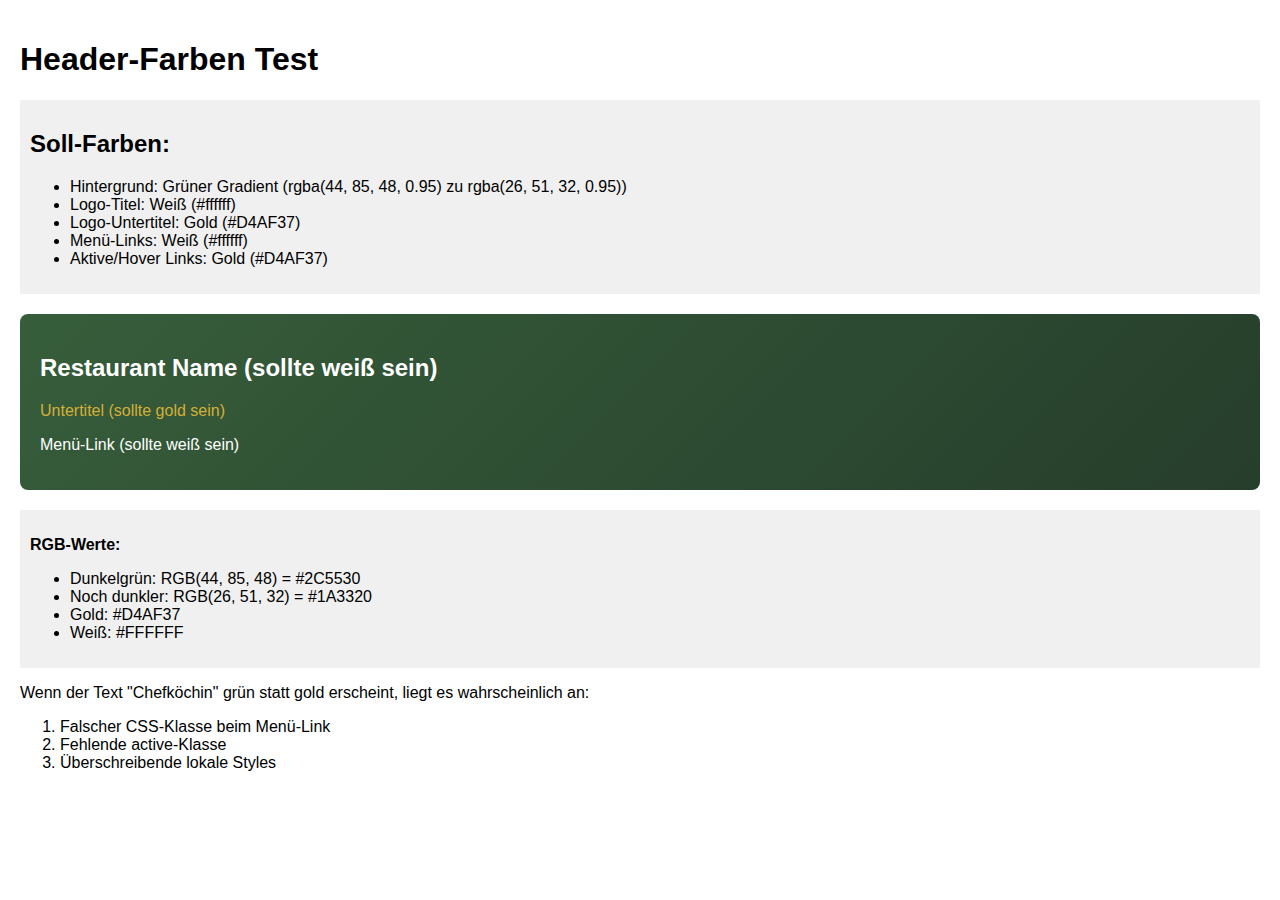
<file: test-colors.html>
<!DOCTYPE html>
<html lang="de">
<head>
    <meta charset="UTF-8">
    <title>TEST - Header-Farben</title>
    <style>
        body { margin: 0; padding: 20px; font-family: Arial; }
        .test-box { padding: 20px; margin: 20px 0; border-radius: 8px; }
        .green-gradient { background: linear-gradient(135deg, rgba(44, 85, 48, 0.95), rgba(26, 51, 32, 0.95)); }
        .text-white { color: #ffffff; }
        .text-gold { color: #D4AF37; }
        .info { background: #f0f0f0; padding: 10px; margin: 10px 0; }
    </style>
</head>
<body>
    <h1>Header-Farben Test</h1>
    
    <div class="info">
        <h2>Soll-Farben:</h2>
        <ul>
            <li>Hintergrund: Grüner Gradient (rgba(44, 85, 48, 0.95) zu rgba(26, 51, 32, 0.95))</li>
            <li>Logo-Titel: Weiß (#ffffff)</li>
            <li>Logo-Untertitel: Gold (#D4AF37)</li>
            <li>Menü-Links: Weiß (#ffffff)</li>
            <li>Aktive/Hover Links: Gold (#D4AF37)</li>
        </ul>
    </div>
    
    <div class="test-box green-gradient">
        <h2 class="text-white">Restaurant Name (sollte weiß sein)</h2>
        <p class="text-gold">Untertitel (sollte gold sein)</p>
        <p class="text-white">Menü-Link (sollte weiß sein)</p>
    </div>
    
    <div class="info">
        <p><strong>RGB-Werte:</strong></p>
        <ul>
            <li>Dunkelgrün: RGB(44, 85, 48) = #2C5530</li>
            <li>Noch dunkler: RGB(26, 51, 32) = #1A3320</li>
            <li>Gold: #D4AF37</li>
            <li>Weiß: #FFFFFF</li>
        </ul>
    </div>
    
    <p>Wenn der Text "Chefköchin" grün statt gold erscheint, liegt es wahrscheinlich an:</p>
    <ol>
        <li>Falscher CSS-Klasse beim Menü-Link</li>
        <li>Fehlende active-Klasse</li>
        <li>Überschreibende lokale Styles</li>
    </ol>
</body>
</html>
</file>
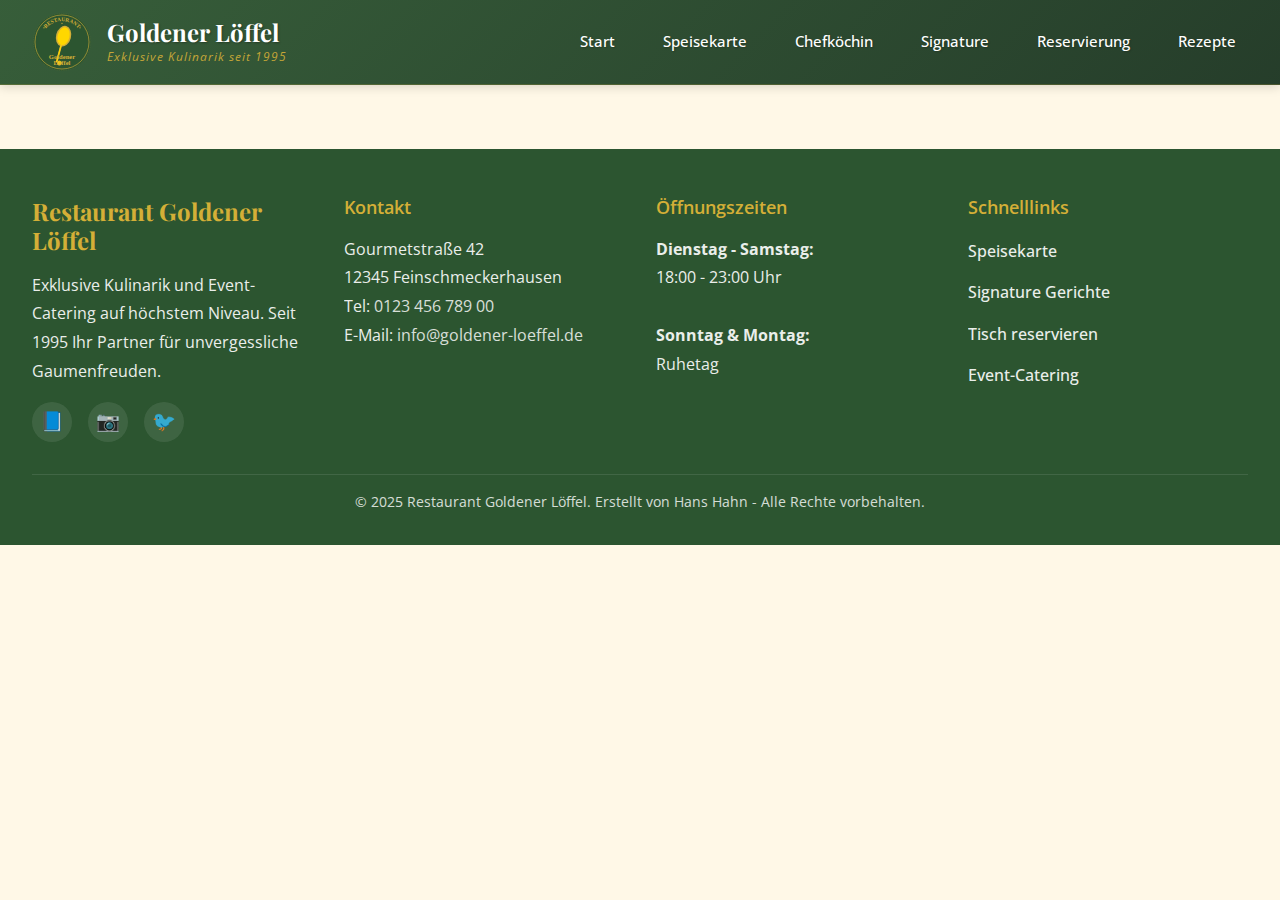
<file: docs/PAGES-TEMPLATE.html>
<!-- HEADER TEMPLATE FÜR PAGES-ORDNER -->
<!-- Alle Pfade sind relativ angepasst (../) -->
<!-- Erstellt von Hans Hahn - Alle Rechte vorbehalten -->

<!DOCTYPE html>
<html lang="de">
<head>
    <meta charset="UTF-8">
    <meta name="viewport" content="width=device-width, initial-scale=1.0">
    <!-- TITEL UND META ANPASSEN -->
    
    <!-- Favicon -->
    <link rel="icon" type="image/svg+xml" href="../images/logo.svg">
    
    <!-- Google Fonts -->
    <link rel="preconnect" href="https://fonts.googleapis.com">
    <link rel="preconnect" href="https://fonts.gstatic.com" crossorigin>
    <link href="https://fonts.googleapis.com/css2?family=Playfair+Display:wght@400;700&family=Open+Sans:wght@300;400;600;700&display=swap" rel="stylesheet">
    
    <!-- CSS - WICHTIG: ../ da im pages-Ordner -->
    <link rel="stylesheet" href="../css/global-layout.css">
    <link rel="stylesheet" href="../css/main.css">
    <link rel="stylesheet" href="../css/components.css">
    <link rel="stylesheet" href="../css/responsive.css">
</head>
<body>
    <!-- EINHEITLICHER HEADER -->
    <header class="global-header">
        <div class="header-container">
            <a href="../index.html" class="header-logo">
                <img src="../images/logo.svg" alt="Restaurant Goldener Löffel Logo">
                <div class="header-logo-text">
                    <span class="header-logo-title">Goldener Löffel</span>
                    <span class="header-logo-subtitle">Exklusive Kulinarik seit 1995</span>
                </div>
            </a>
            
            <nav class="header-nav">
                <button class="mobile-menu-btn" aria-label="Menü öffnen">
                    <span></span>
                    <span></span>
                    <span></span>
                </button>
                <ul class="header-menu">
                    <li><a href="../index.html">Start</a></li>
                    <li><a href="speisekarte.html" class="[ACTIVE-MENU]">Speisekarte</a></li>
                    <li><a href="chefkoechin.html" class="[ACTIVE-CHEF]">Chefköchin</a></li>
                    <li><a href="signature-kollektionen.html" class="[ACTIVE-SIGNATURE]">Signature</a></li>
                    <li><a href="reservierung.html" class="[ACTIVE-RESERVATION]">Reservierung</a></li>
                    <li><a href="rezepte.html" class="[ACTIVE-RECIPES]">Rezepte</a></li>
                </ul>
            </nav>
        </div>
    </header>

    <!-- CONTENT HIER -->

    <!-- EINHEITLICHER FOOTER -->
    <footer class="global-footer">
        <div class="footer-container">
            <div class="footer-grid">
                <div class="footer-column">
                    <h3>Restaurant Goldener Löffel</h3>
                    <p>
                        Exklusive Kulinarik und Event-Catering auf höchstem Niveau. 
                        Seit 1995 Ihr Partner für unvergessliche Gaumenfreuden.
                    </p>
                    <div class="footer-social">
                        <a href="#" aria-label="Facebook">📘</a>
                        <a href="#" aria-label="Instagram">📷</a>
                        <a href="#" aria-label="Twitter">🐦</a>
                    </div>
                </div>
                
                <div class="footer-column">
                    <h4>Kontakt</h4>
                    <address>
                        Gourmetstraße 42<br>
                        12345 Feinschmeckerhausen<br>
                        Tel: <a href="tel:+4912345678900">0123 456 789 00</a><br>
                        E-Mail: <a href="mailto:info@goldener-loeffel.de">info@goldener-loeffel.de</a>
                    </address>
                </div>
                
                <div class="footer-column">
                    <h4>Öffnungszeiten</h4>
                    <p>
                        <strong>Dienstag - Samstag:</strong><br>
                        18:00 - 23:00 Uhr<br><br>
                        <strong>Sonntag & Montag:</strong><br>
                        Ruhetag
                    </p>
                </div>
                
                <div class="footer-column">
                    <h4>Schnelllinks</h4>
                    <ul style="list-style: none; padding: 0;">
                        <li><a href="speisekarte.html">Speisekarte</a></li>
                        <li><a href="signature-kollektionen.html">Signature Gerichte</a></li>
                        <li><a href="reservierung.html">Tisch reservieren</a></li>
                        <li><a href="../index.html#catering-pakete">Event-Catering</a></li>
                    </ul>
                </div>
            </div>
            
            <div class="footer-divider"></div>
            
            <div class="footer-bottom">
                <p>&copy; 2025 Restaurant Goldener Löffel. Erstellt von Hans Hahn - Alle Rechte vorbehalten.</p>
            </div>
        </div>
    </footer>

    <!-- JavaScript -->
    <script>
        // Mobile Menu Toggle
        document.addEventListener('DOMContentLoaded', function() {
            const mobileMenuBtn = document.querySelector('.mobile-menu-btn');
            const headerMenu = document.querySelector('.header-menu');
            
            if (mobileMenuBtn) {
                mobileMenuBtn.addEventListener('click', function() {
                    this.classList.toggle('active');
                    headerMenu.classList.toggle('active');
                });
            }
            
            // Schließe Menü beim Klick außerhalb
            document.addEventListener('click', function(e) {
                if (!e.target.closest('.header-nav')) {
                    mobileMenuBtn?.classList.remove('active');
                    headerMenu?.classList.remove('active');
                }
            });
        });
    </script>
</body>
</html>
</file>
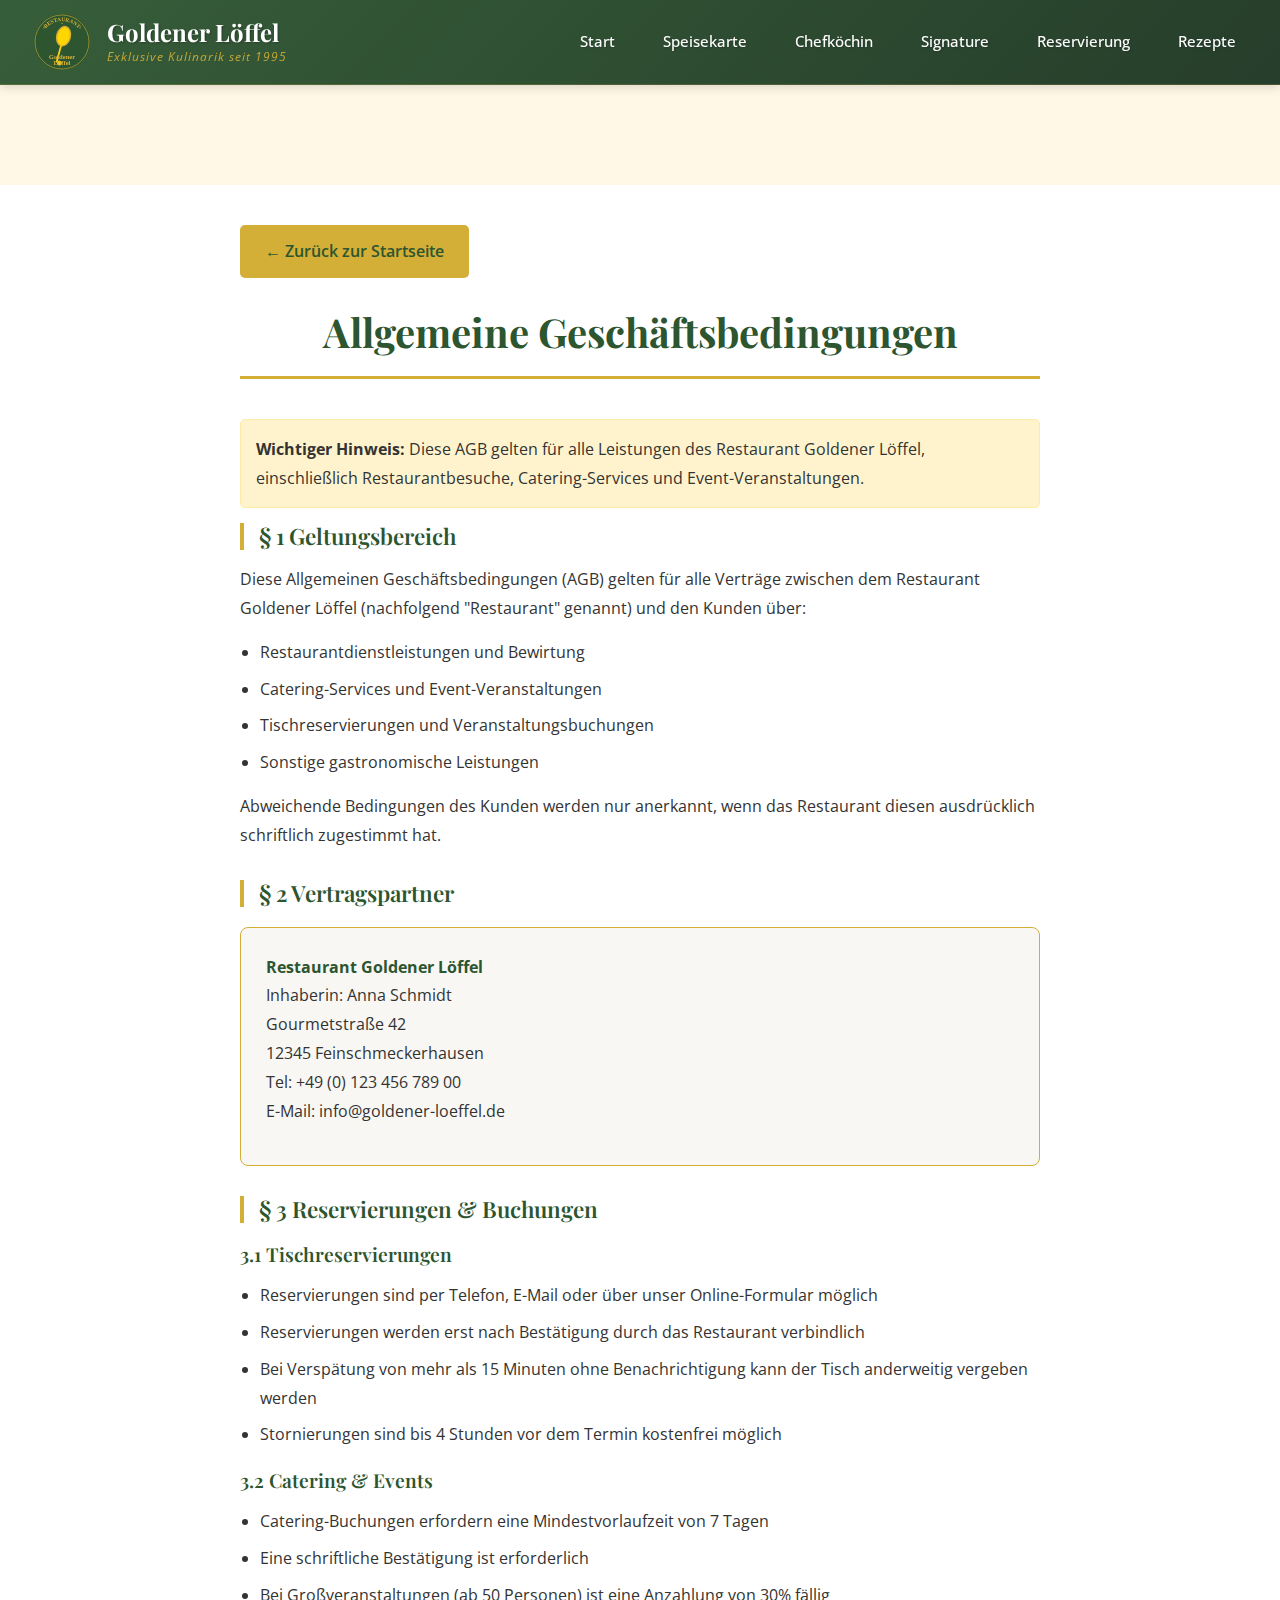
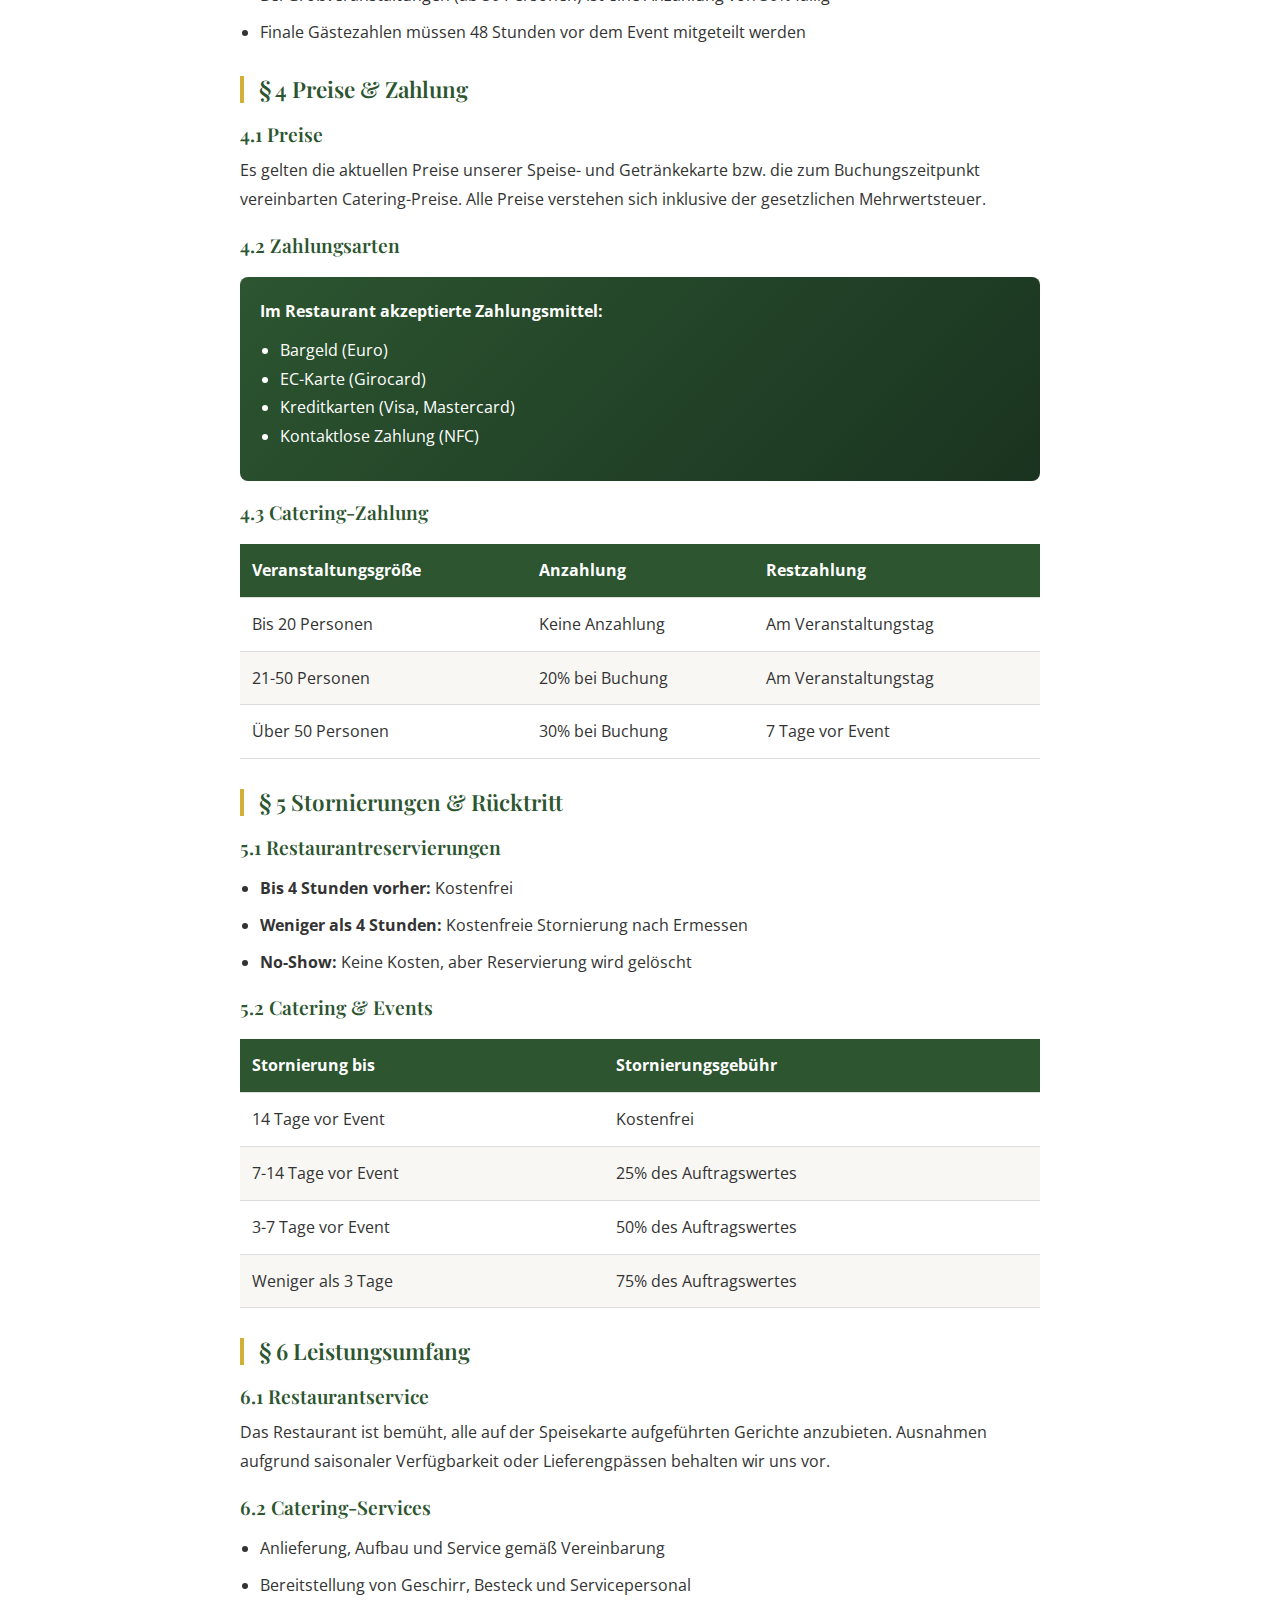
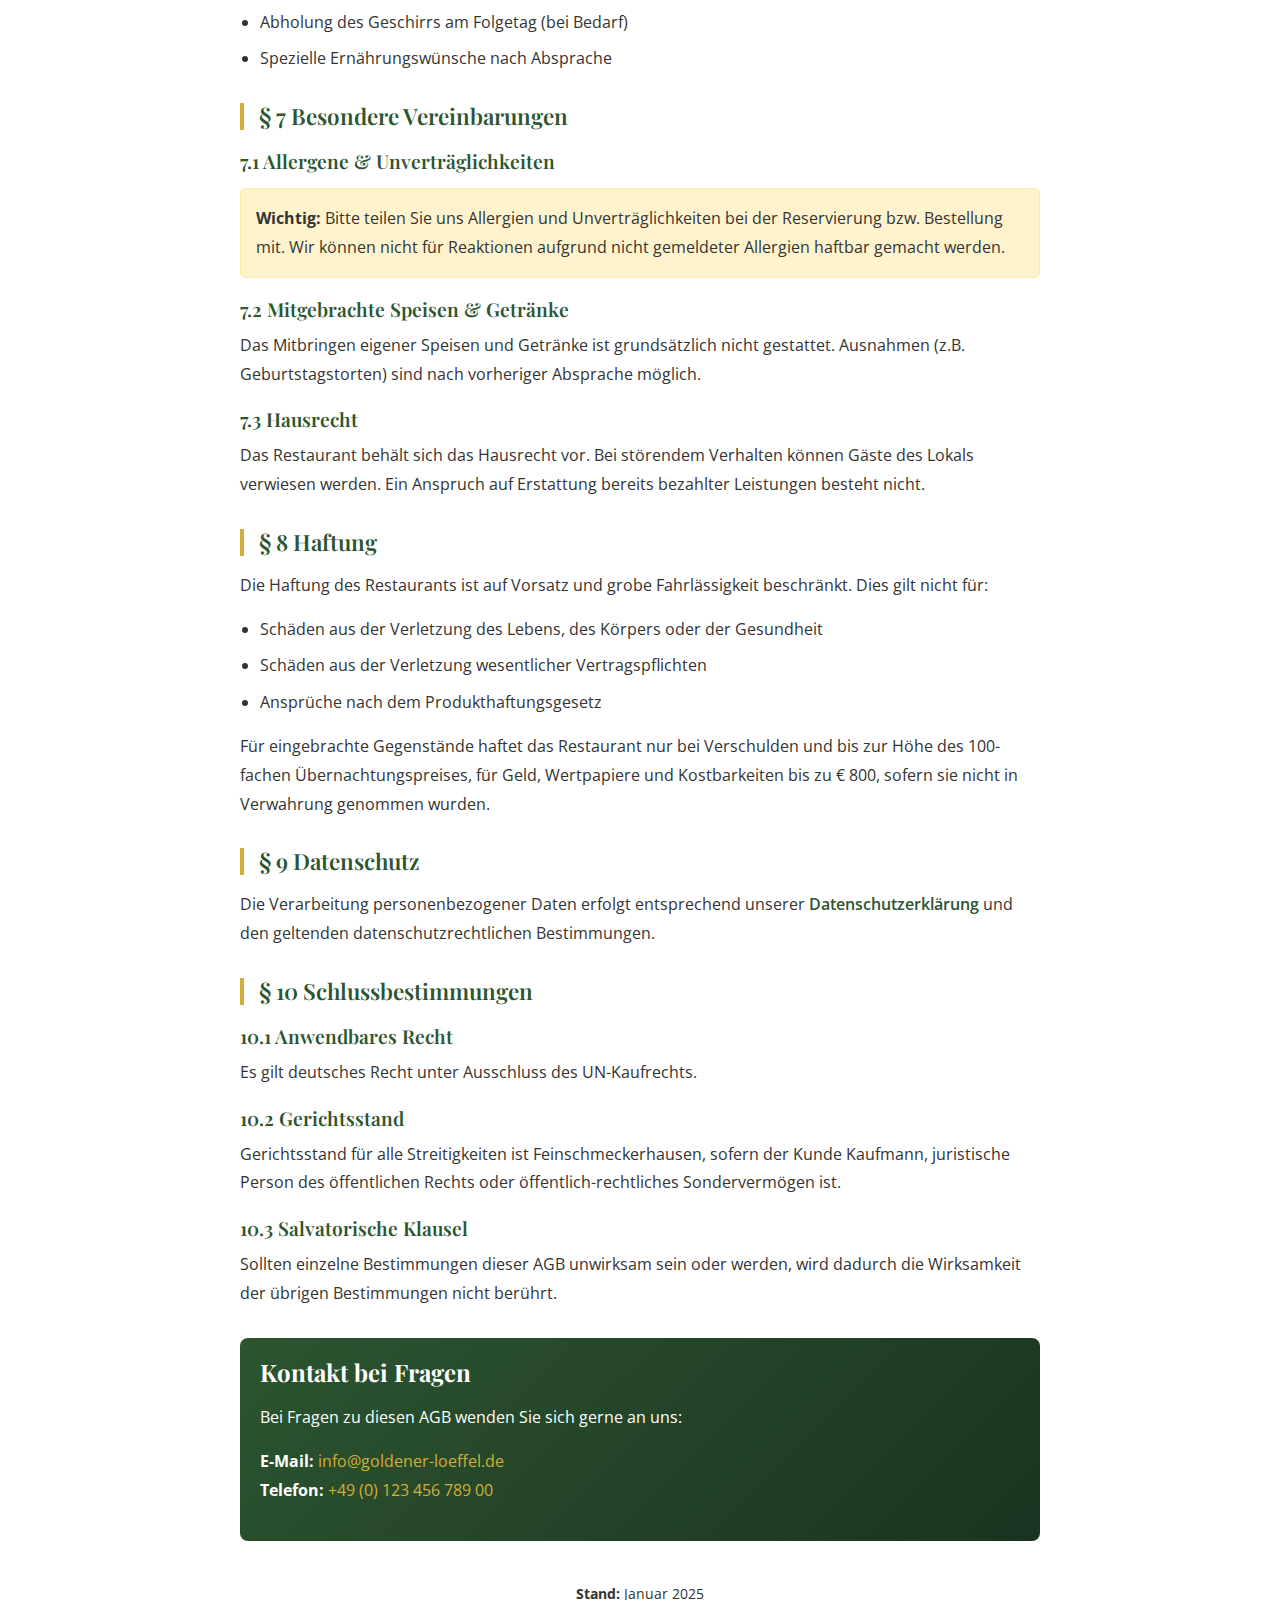
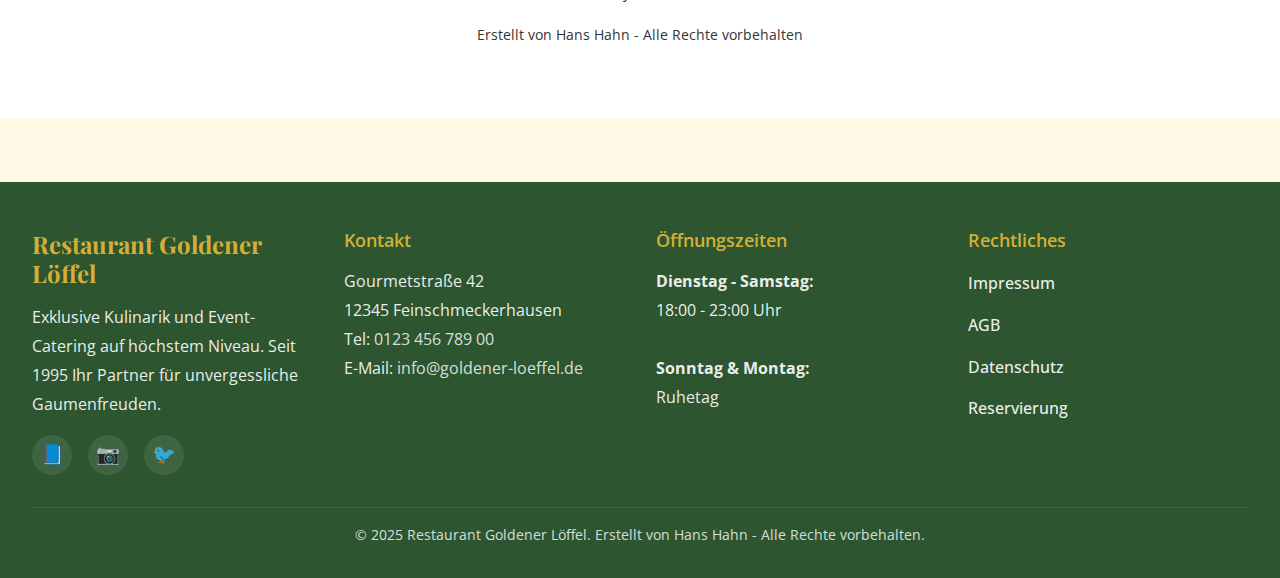
<file: pages/agb.html>
<!DOCTYPE html>
<html lang="de">
<head>
    <!-- Erstellt von Hans Hahn - Alle Rechte vorbehalten -->
    <meta charset="UTF-8">
    <meta name="viewport" content="width=device-width, initial-scale=1.0">
    <meta name="description" content="Allgemeine Geschäftsbedingungen - Restaurant Goldener Löffel">
    <meta name="robots" content="noindex, nofollow">
    
    <title>AGB - Restaurant Goldener Löffel</title>
    
    <!-- Favicon -->
    <link rel="icon" type="image/svg+xml" href="../images/logo.svg">
    
    <!-- Google Fonts -->
    <link rel="preconnect" href="https://fonts.googleapis.com">
    <link rel="preconnect" href="https://fonts.gstatic.com" crossorigin>
    <link href="https://fonts.googleapis.com/css2?family=Playfair+Display:wght@400;700&family=Open+Sans:wght@300;400;600;700&display=swap" rel="stylesheet">
    
    <!-- CSS -->
    <link rel="stylesheet" href="../css/global-layout.css">
    <link rel="stylesheet" href="../css/main.css">
    <link rel="stylesheet" href="../css/components.css">
    <link rel="stylesheet" href="../css/responsive.css">
    
    <style>
        .legal-page {
            background: #fff;
            margin: 100px 0 40px;
            padding: 40px 20px;
            min-height: 70vh;
        }
        
        .legal-container {
            max-width: 800px;
            margin: 0 auto;
            line-height: 1.8;
        }
        
        .legal-title {
            font-family: 'Playfair Display', serif;
            font-size: 2.5rem;
            color: #2C5530;
            text-align: center;
            margin-bottom: 40px;
            border-bottom: 3px solid #D4AF37;
            padding-bottom: 20px;
        }
        
        .legal-section {
            margin-bottom: 30px;
        }
        
        .legal-section h2 {
            color: #2C5530;
            font-size: 1.4rem;
            margin-bottom: 15px;
            font-weight: 600;
            border-left: 4px solid #D4AF37;
            padding-left: 15px;
        }
        
        .legal-section h3 {
            color: #2C5530;
            font-size: 1.2rem;
            margin: 20px 0 10px;
            font-weight: 600;
        }
        
        .legal-section p {
            color: #333;
            margin-bottom: 15px;
        }
        
        .contact-info {
            background: #f8f7f4;
            padding: 25px;
            border-radius: 8px;
            border: 1px solid #D4AF37;
            margin: 20px 0;
        }
        
        .contact-info strong {
            color: #2C5530;
        }
        
        .legal-list {
            margin: 15px 0;
            padding-left: 20px;
        }
        
        .legal-list li {
            margin-bottom: 8px;
            color: #333;
        }
        
        .highlight-box {
            background: linear-gradient(135deg, #2C5530, #1a3320);
            color: white;
            padding: 20px;
            border-radius: 8px;
            margin: 20px 0;
        }
        
        .highlight-box a {
            color: #D4AF37 !important;
            text-decoration: none;
        }
        
        .highlight-box a:hover {
            color: white !important;
            text-decoration: underline;
        }
        
        .important-note {
            background: #fff3cd;
            border: 1px solid #ffeaa7;
            padding: 15px;
            border-radius: 5px;
            margin: 15px 0;
        }
        
        .back-button {
            display: inline-block;
            background: #D4AF37;
            color: #2C5530;
            padding: 12px 25px;
            text-decoration: none;
            border-radius: 5px;
            font-weight: 600;
            margin-bottom: 30px;
            transition: all 0.3s ease;
        }
        
        .back-button:hover {
            background: #c49c2f;
            transform: translateY(-2px);
        }
        
        .table-style {
            width: 100%;
            border-collapse: collapse;
            margin: 20px 0;
        }
        
        .table-style th,
        .table-style td {
            padding: 12px;
            text-align: left;
            border-bottom: 1px solid #ddd;
        }
        
        .table-style th {
            background: #2C5530;
            color: white;
        }
        
        .table-style tr:nth-child(even) {
            background: #f8f7f4;
        }
    </style>
</head>
<body>
    <!-- EINHEITLICHER HEADER -->
    <header class="global-header">
        <div class="header-container">
            <a href="index.html" class="header-logo">
                <img src="../images/logo.svg" alt="Restaurant Goldener Löffel Logo">
                <div class="header-logo-text">
                    <span class="header-logo-title">Goldener Löffel</span>
                    <span class="header-logo-subtitle">Exklusive Kulinarik seit 1995</span>
                </div>
            </a>
            
            <nav class="header-nav">
                <button class="mobile-menu-btn" aria-label="Menü öffnen">
                    <span></span>
                    <span></span>
                    <span></span>
                </button>
                <ul class="header-menu">
                    <li><a href="index.html">Start</a></li>
                    <li><a href="speisekarte.html">Speisekarte</a></li>
                    <li><a href="chefkoechin.html">Chefköchin</a></li>
                    <li><a href="signature-kollektionen.html">Signature</a></li>
                    <li><a href="reservierung.html">Reservierung</a></li>
                    <li><a href="rezepte.html">Rezepte</a></li>
                </ul>
            </nav>
        </div>
    </header>

    <!-- AGB Content -->
    <main class="legal-page">
        <div class="legal-container">
            <a href="index.html" class="back-button">← Zurück zur Startseite</a>
            
            <h1 class="legal-title">Allgemeine Geschäftsbedingungen</h1>
            
            <div class="important-note">
                <strong>Wichtiger Hinweis:</strong> Diese AGB gelten für alle Leistungen des Restaurant Goldener Löffel, 
                einschließlich Restaurantbesuche, Catering-Services und Event-Veranstaltungen.
            </div>

            <div class="legal-section">
                <h2>§ 1 Geltungsbereich</h2>
                <p>Diese Allgemeinen Geschäftsbedingungen (AGB) gelten für alle Verträge zwischen dem 
                Restaurant Goldener Löffel (nachfolgend "Restaurant" genannt) und den Kunden über:</p>
                <ul class="legal-list">
                    <li>Restaurantdienstleistungen und Bewirtung</li>
                    <li>Catering-Services und Event-Veranstaltungen</li>
                    <li>Tischreservierungen und Veranstaltungsbuchungen</li>
                    <li>Sonstige gastronomische Leistungen</li>
                </ul>
                <p>Abweichende Bedingungen des Kunden werden nur anerkannt, wenn das Restaurant diesen 
                ausdrücklich schriftlich zugestimmt hat.</p>
            </div>

            <div class="legal-section">
                <h2>§ 2 Vertragspartner</h2>
                <div class="contact-info">
                    <p><strong>Restaurant Goldener Löffel</strong><br>
                    Inhaberin: Anna Schmidt<br>
                    Gourmetstraße 42<br>
                    12345 Feinschmeckerhausen<br>
                    Tel: +49 (0) 123 456 789 00<br>
                    E-Mail: info@goldener-loeffel.de</p>
                </div>
            </div>

            <div class="legal-section">
                <h2>§ 3 Reservierungen & Buchungen</h2>
                
                <h3>3.1 Tischreservierungen</h3>
                <ul class="legal-list">
                    <li>Reservierungen sind per Telefon, E-Mail oder über unser Online-Formular möglich</li>
                    <li>Reservierungen werden erst nach Bestätigung durch das Restaurant verbindlich</li>
                    <li>Bei Verspätung von mehr als 15 Minuten ohne Benachrichtigung kann der Tisch anderweitig vergeben werden</li>
                    <li>Stornierungen sind bis 4 Stunden vor dem Termin kostenfrei möglich</li>
                </ul>
                
                <h3>3.2 Catering & Events</h3>
                <ul class="legal-list">
                    <li>Catering-Buchungen erfordern eine Mindestvorlaufzeit von 7 Tagen</li>
                    <li>Eine schriftliche Bestätigung ist erforderlich</li>
                    <li>Bei Großveranstaltungen (ab 50 Personen) ist eine Anzahlung von 30% fällig</li>
                    <li>Finale Gästezahlen müssen 48 Stunden vor dem Event mitgeteilt werden</li>
                </ul>
            </div>

            <div class="legal-section">
                <h2>§ 4 Preise & Zahlung</h2>
                
                <h3>4.1 Preise</h3>
                <p>Es gelten die aktuellen Preise unserer Speise- und Getränkekarte bzw. die zum Buchungszeitpunkt 
                vereinbarten Catering-Preise. Alle Preise verstehen sich inklusive der gesetzlichen Mehrwertsteuer.</p>
                
                <h3>4.2 Zahlungsarten</h3>
                <div class="highlight-box">
                    <strong>Im Restaurant akzeptierte Zahlungsmittel:</strong>
                    <ul style="margin: 10px 0; padding-left: 20px;">
                        <li>Bargeld (Euro)</li>
                        <li>EC-Karte (Girocard)</li>
                        <li>Kreditkarten (Visa, Mastercard)</li>
                        <li>Kontaktlose Zahlung (NFC)</li>
                    </ul>
                </div>
                
                <h3>4.3 Catering-Zahlung</h3>
                <table class="table-style">
                    <thead>
                        <tr>
                            <th>Veranstaltungsgröße</th>
                            <th>Anzahlung</th>
                            <th>Restzahlung</th>
                        </tr>
                    </thead>
                    <tbody>
                        <tr>
                            <td>Bis 20 Personen</td>
                            <td>Keine Anzahlung</td>
                            <td>Am Veranstaltungstag</td>
                        </tr>
                        <tr>
                            <td>21-50 Personen</td>
                            <td>20% bei Buchung</td>
                            <td>Am Veranstaltungstag</td>
                        </tr>
                        <tr>
                            <td>Über 50 Personen</td>
                            <td>30% bei Buchung</td>
                            <td>7 Tage vor Event</td>
                        </tr>
                    </tbody>
                </table>
            </div>

            <div class="legal-section">
                <h2>§ 5 Stornierungen & Rücktritt</h2>
                
                <h3>5.1 Restaurantreservierungen</h3>
                <ul class="legal-list">
                    <li><strong>Bis 4 Stunden vorher:</strong> Kostenfrei</li>
                    <li><strong>Weniger als 4 Stunden:</strong> Kostenfreie Stornierung nach Ermessen</li>
                    <li><strong>No-Show:</strong> Keine Kosten, aber Reservierung wird gelöscht</li>
                </ul>
                
                <h3>5.2 Catering & Events</h3>
                <table class="table-style">
                    <thead>
                        <tr>
                            <th>Stornierung bis</th>
                            <th>Stornierungsgebühr</th>
                        </tr>
                    </thead>
                    <tbody>
                        <tr>
                            <td>14 Tage vor Event</td>
                            <td>Kostenfrei</td>
                        </tr>
                        <tr>
                            <td>7-14 Tage vor Event</td>
                            <td>25% des Auftragswertes</td>
                        </tr>
                        <tr>
                            <td>3-7 Tage vor Event</td>
                            <td>50% des Auftragswertes</td>
                        </tr>
                        <tr>
                            <td>Weniger als 3 Tage</td>
                            <td>75% des Auftragswertes</td>
                        </tr>
                    </tbody>
                </table>
            </div>

            <div class="legal-section">
                <h2>§ 6 Leistungsumfang</h2>
                
                <h3>6.1 Restaurantservice</h3>
                <p>Das Restaurant ist bemüht, alle auf der Speisekarte aufgeführten Gerichte anzubieten. 
                Ausnahmen aufgrund saisonaler Verfügbarkeit oder Lieferengpässen behalten wir uns vor.</p>
                
                <h3>6.2 Catering-Services</h3>
                <ul class="legal-list">
                    <li>Anlieferung, Aufbau und Service gemäß Vereinbarung</li>
                    <li>Bereitstellung von Geschirr, Besteck und Servicepersonal</li>
                    <li>Abholung des Geschirrs am Folgetag (bei Bedarf)</li>
                    <li>Spezielle Ernährungswünsche nach Absprache</li>
                </ul>
            </div>

            <div class="legal-section">
                <h2>§ 7 Besondere Vereinbarungen</h2>
                
                <h3>7.1 Allergene & Unverträglichkeiten</h3>
                <div class="important-note">
                    <strong>Wichtig:</strong> Bitte teilen Sie uns Allergien und Unverträglichkeiten bei der 
                    Reservierung bzw. Bestellung mit. Wir können nicht für Reaktionen aufgrund nicht 
                    gemeldeter Allergien haftbar gemacht werden.
                </div>
                
                <h3>7.2 Mitgebrachte Speisen & Getränke</h3>
                <p>Das Mitbringen eigener Speisen und Getränke ist grundsätzlich nicht gestattet. 
                Ausnahmen (z.B. Geburtstagstorten) sind nach vorheriger Absprache möglich.</p>
                
                <h3>7.3 Hausrecht</h3>
                <p>Das Restaurant behält sich das Hausrecht vor. Bei störendem Verhalten können Gäste 
                des Lokals verwiesen werden. Ein Anspruch auf Erstattung bereits bezahlter Leistungen besteht nicht.</p>
            </div>

            <div class="legal-section">
                <h2>§ 8 Haftung</h2>
                
                <p>Die Haftung des Restaurants ist auf Vorsatz und grobe Fahrlässigkeit beschränkt. 
                Dies gilt nicht für:</p>
                <ul class="legal-list">
                    <li>Schäden aus der Verletzung des Lebens, des Körpers oder der Gesundheit</li>
                    <li>Schäden aus der Verletzung wesentlicher Vertragspflichten</li>
                    <li>Ansprüche nach dem Produkthaftungsgesetz</li>
                </ul>
                
                <p>Für eingebrachte Gegenstände haftet das Restaurant nur bei Verschulden und bis zur 
                Höhe des 100-fachen Übernachtungspreises, für Geld, Wertpapiere und Kostbarkeiten bis 
                zu € 800, sofern sie nicht in Verwahrung genommen wurden.</p>
            </div>

            <div class="legal-section">
                <h2>§ 9 Datenschutz</h2>
                <p>Die Verarbeitung personenbezogener Daten erfolgt entsprechend unserer 
                <a href="datenschutz.html" style="color: #2C5530; font-weight: 600;">Datenschutzerklärung</a> 
                und den geltenden datenschutzrechtlichen Bestimmungen.</p>
            </div>

            <div class="legal-section">
                <h2>§ 10 Schlussbestimmungen</h2>
                
                <h3>10.1 Anwendbares Recht</h3>
                <p>Es gilt deutsches Recht unter Ausschluss des UN-Kaufrechts.</p>
                
                <h3>10.2 Gerichtsstand</h3>
                <p>Gerichtsstand für alle Streitigkeiten ist Feinschmeckerhausen, sofern der Kunde 
                Kaufmann, juristische Person des öffentlichen Rechts oder öffentlich-rechtliches 
                Sondervermögen ist.</p>
                
                <h3>10.3 Salvatorische Klausel</h3>
                <p>Sollten einzelne Bestimmungen dieser AGB unwirksam sein oder werden, wird dadurch 
                die Wirksamkeit der übrigen Bestimmungen nicht berührt.</p>
            </div>

            <div class="highlight-box">
                <h3 style="color: #ffffff">Kontakt bei Fragen</h3>
                <p>Bei Fragen zu diesen AGB wenden Sie sich gerne an uns:</p>
                <p><strong>E-Mail:</strong> <a href="mailto:info@goldener-loeffel.de">info@goldener-loeffel.de</a><br>
                <strong>Telefon:</strong> <a href="tel:+4912345678900">+49 (0) 123 456 789 00</a></p>
            </div>

            <div class="legal-section" style="margin-top: 40px; text-align: center; font-size: 0.9rem; color: #666;">
                <p><strong>Stand:</strong> Januar 2025</p>
                <p>Erstellt von Hans Hahn - Alle Rechte vorbehalten</p>
            </div>
        </div>
    </main>

    <!-- EINHEITLICHER FOOTER -->
    <footer class="global-footer">
        <div class="footer-container">
            <div class="footer-grid">
                <div class="footer-column">
                    <h3>Restaurant Goldener Löffel</h3>
                    <p>
                        Exklusive Kulinarik und Event-Catering auf höchstem Niveau. 
                        Seit 1995 Ihr Partner für unvergessliche Gaumenfreuden.
                    </p>
                    <div class="footer-social">
                        <a href="#" aria-label="Facebook">📘</a>
                        <a href="#" aria-label="Instagram">📷</a>
                        <a href="#" aria-label="Twitter">🐦</a>
                    </div>
                </div>
                
                <div class="footer-column">
                    <h4>Kontakt</h4>
                    <address>
                        Gourmetstraße 42<br>
                        12345 Feinschmeckerhausen<br>
                        Tel: <a href="tel:+4912345678900">0123 456 789 00</a><br>
                        E-Mail: <a href="mailto:info@goldener-loeffel.de">info@goldener-loeffel.de</a>
                    </address>
                </div>
                
                <div class="footer-column">
                    <h4>Öffnungszeiten</h4>
                    <p>
                        <strong>Dienstag - Samstag:</strong><br>
                        18:00 - 23:00 Uhr<br><br>
                        <strong>Sonntag & Montag:</strong><br>
                        Ruhetag
                    </p>
                </div>
                
                <div class="footer-column">
                    <h4>Rechtliches</h4>
                    <ul style="list-style: none; padding: 0;">
                        <li><a href="impressum.html">Impressum</a></li>
                        <li><a href="agb.html">AGB</a></li>
                        <li><a href="datenschutz.html">Datenschutz</a></li>
                        <li><a href="reservierung.html">Reservierung</a></li>
                    </ul>
                </div>
            </div>
            
            <div class="footer-divider"></div>
            
            <div class="footer-bottom">
                <p>&copy; 2025 Restaurant Goldener Löffel. Erstellt von Hans Hahn - Alle Rechte vorbehalten.</p>
            </div>
        </div>
    </footer>

    <!-- JavaScript -->
    <script>
        // Mobile Menu Toggle
        document.addEventListener('DOMContentLoaded', function() {
            const mobileMenuBtn = document.querySelector('.mobile-menu-btn');
            const headerMenu = document.querySelector('.header-menu');
            
            if (mobileMenuBtn) {
                mobileMenuBtn.addEventListener('click', function() {
                    this.classList.toggle('active');
                    headerMenu.classList.toggle('active');
                });
            }
            
            // Schließe Menü beim Klick außerhalb
            document.addEventListener('click', function(e) {
                if (!e.target.closest('.header-nav')) {
                    mobileMenuBtn?.classList.remove('active');
                    headerMenu?.classList.remove('active');
                }
            });
        });
    </script>
</body>
</html>
</file>
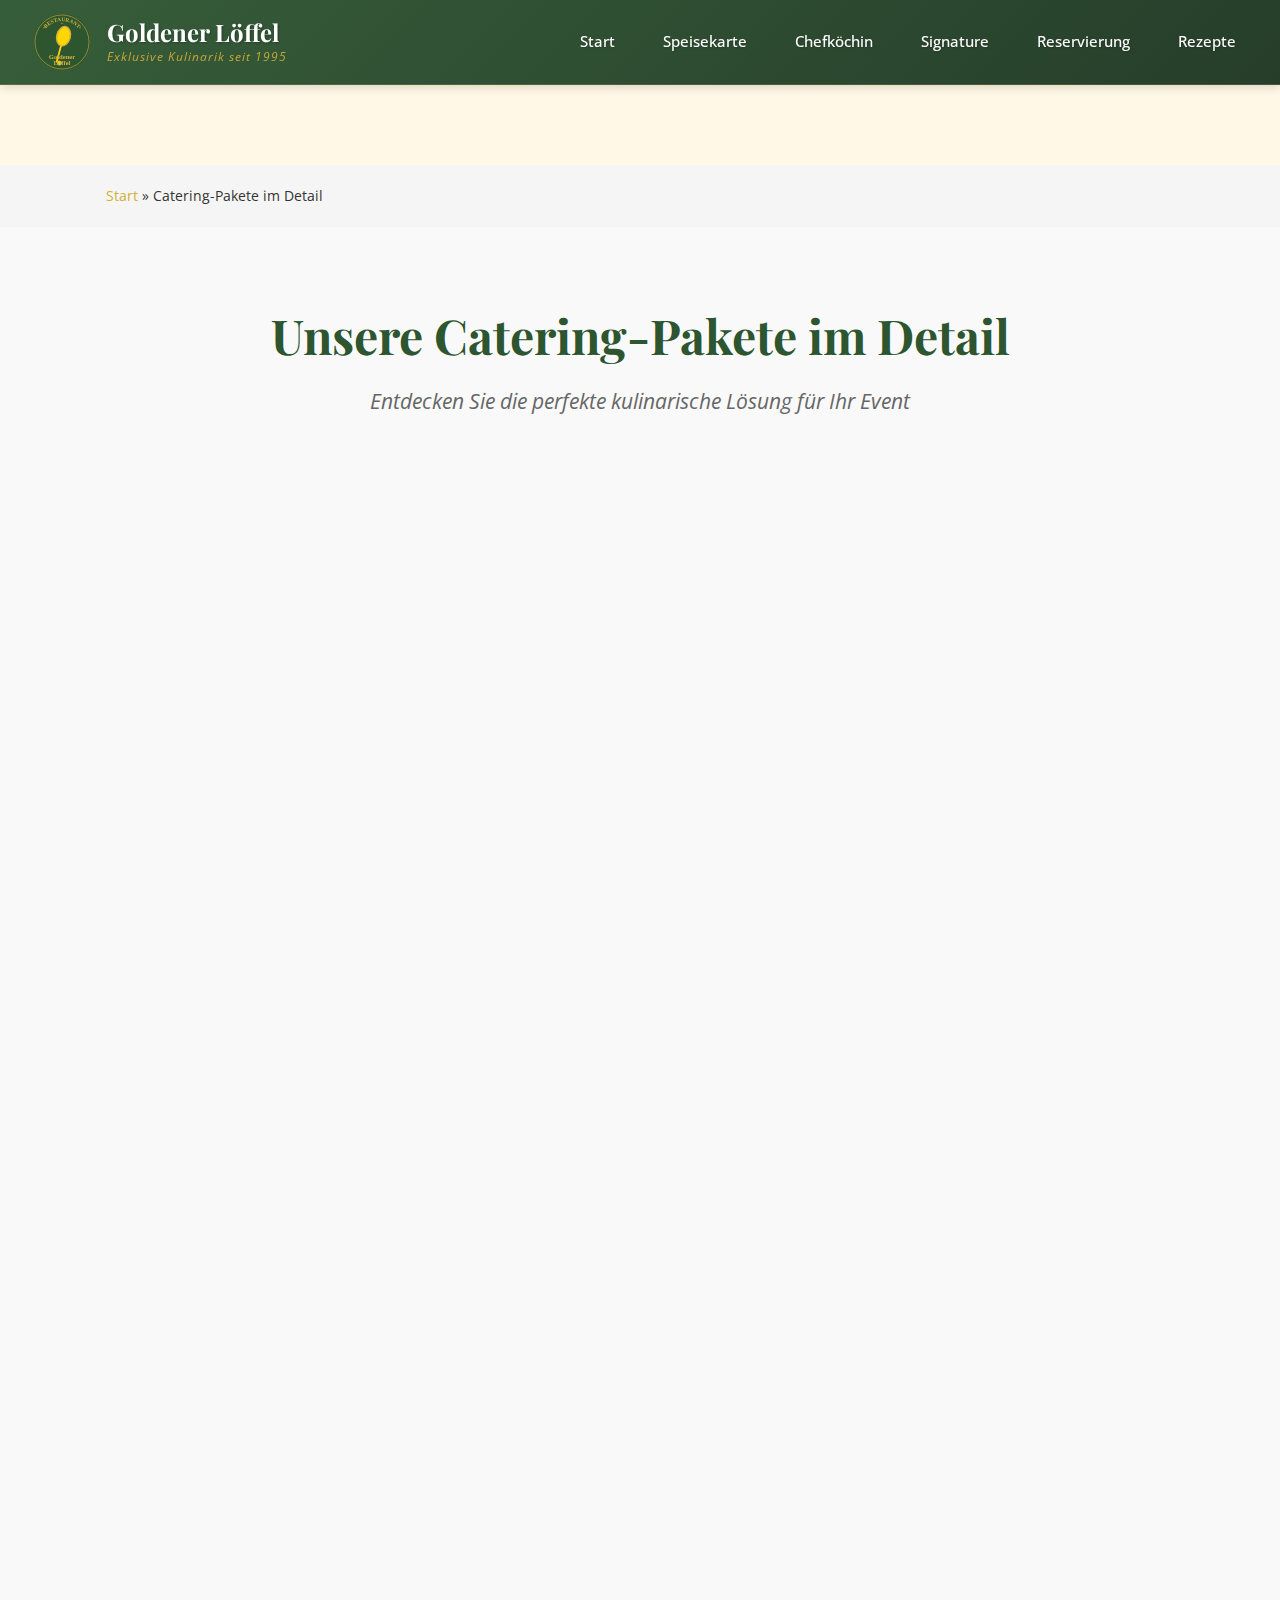
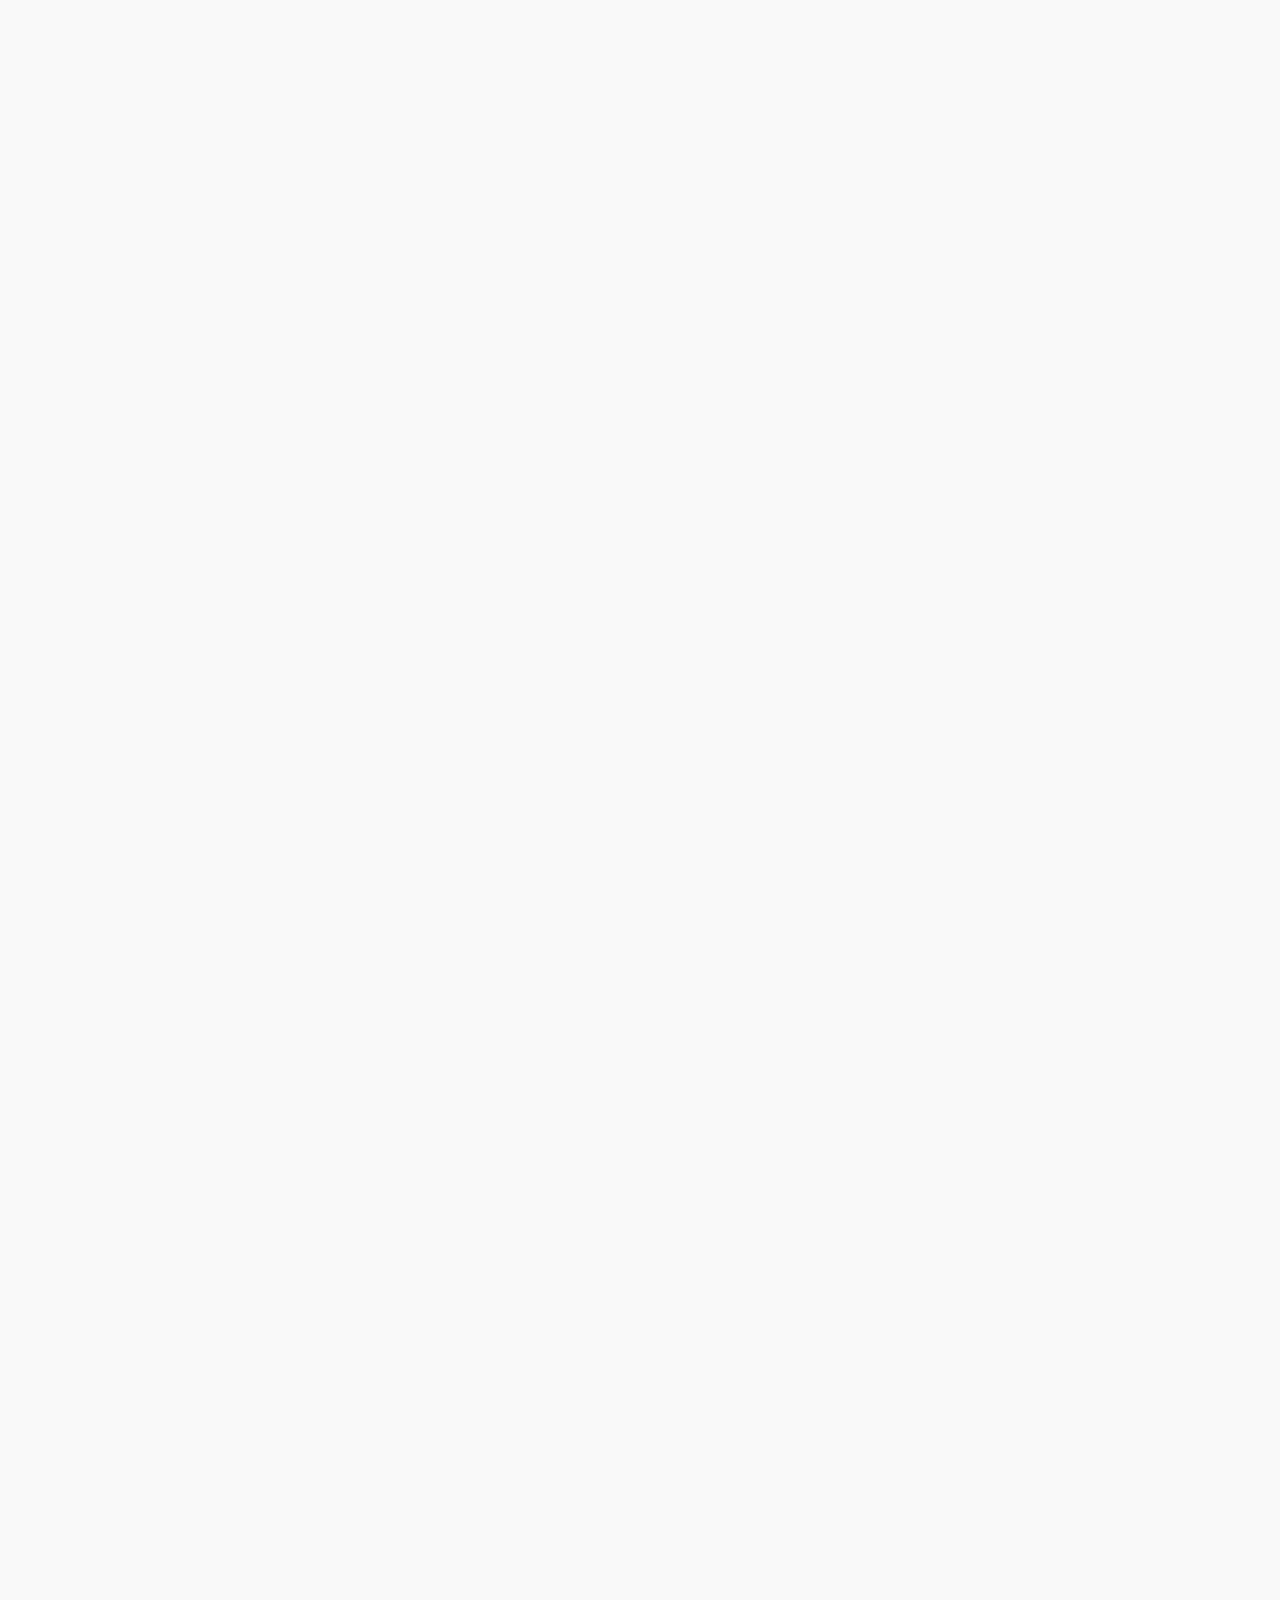
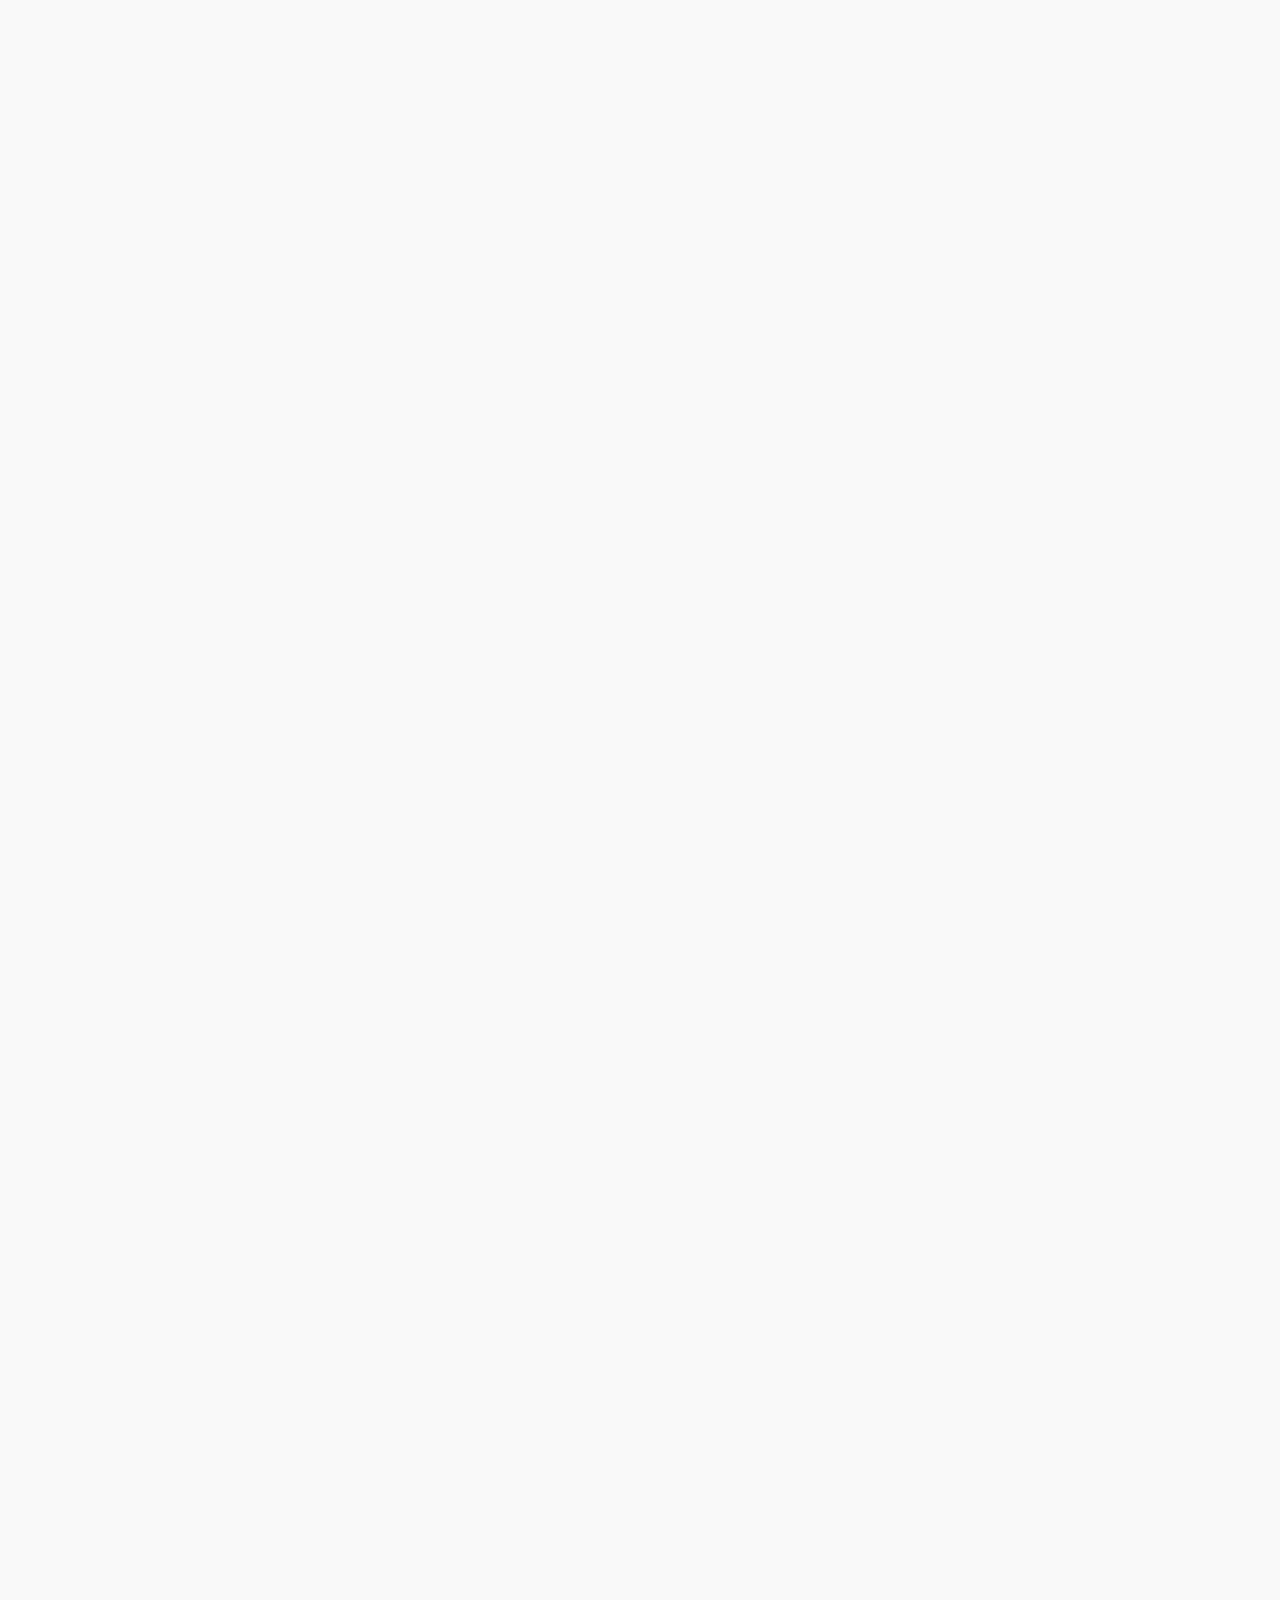
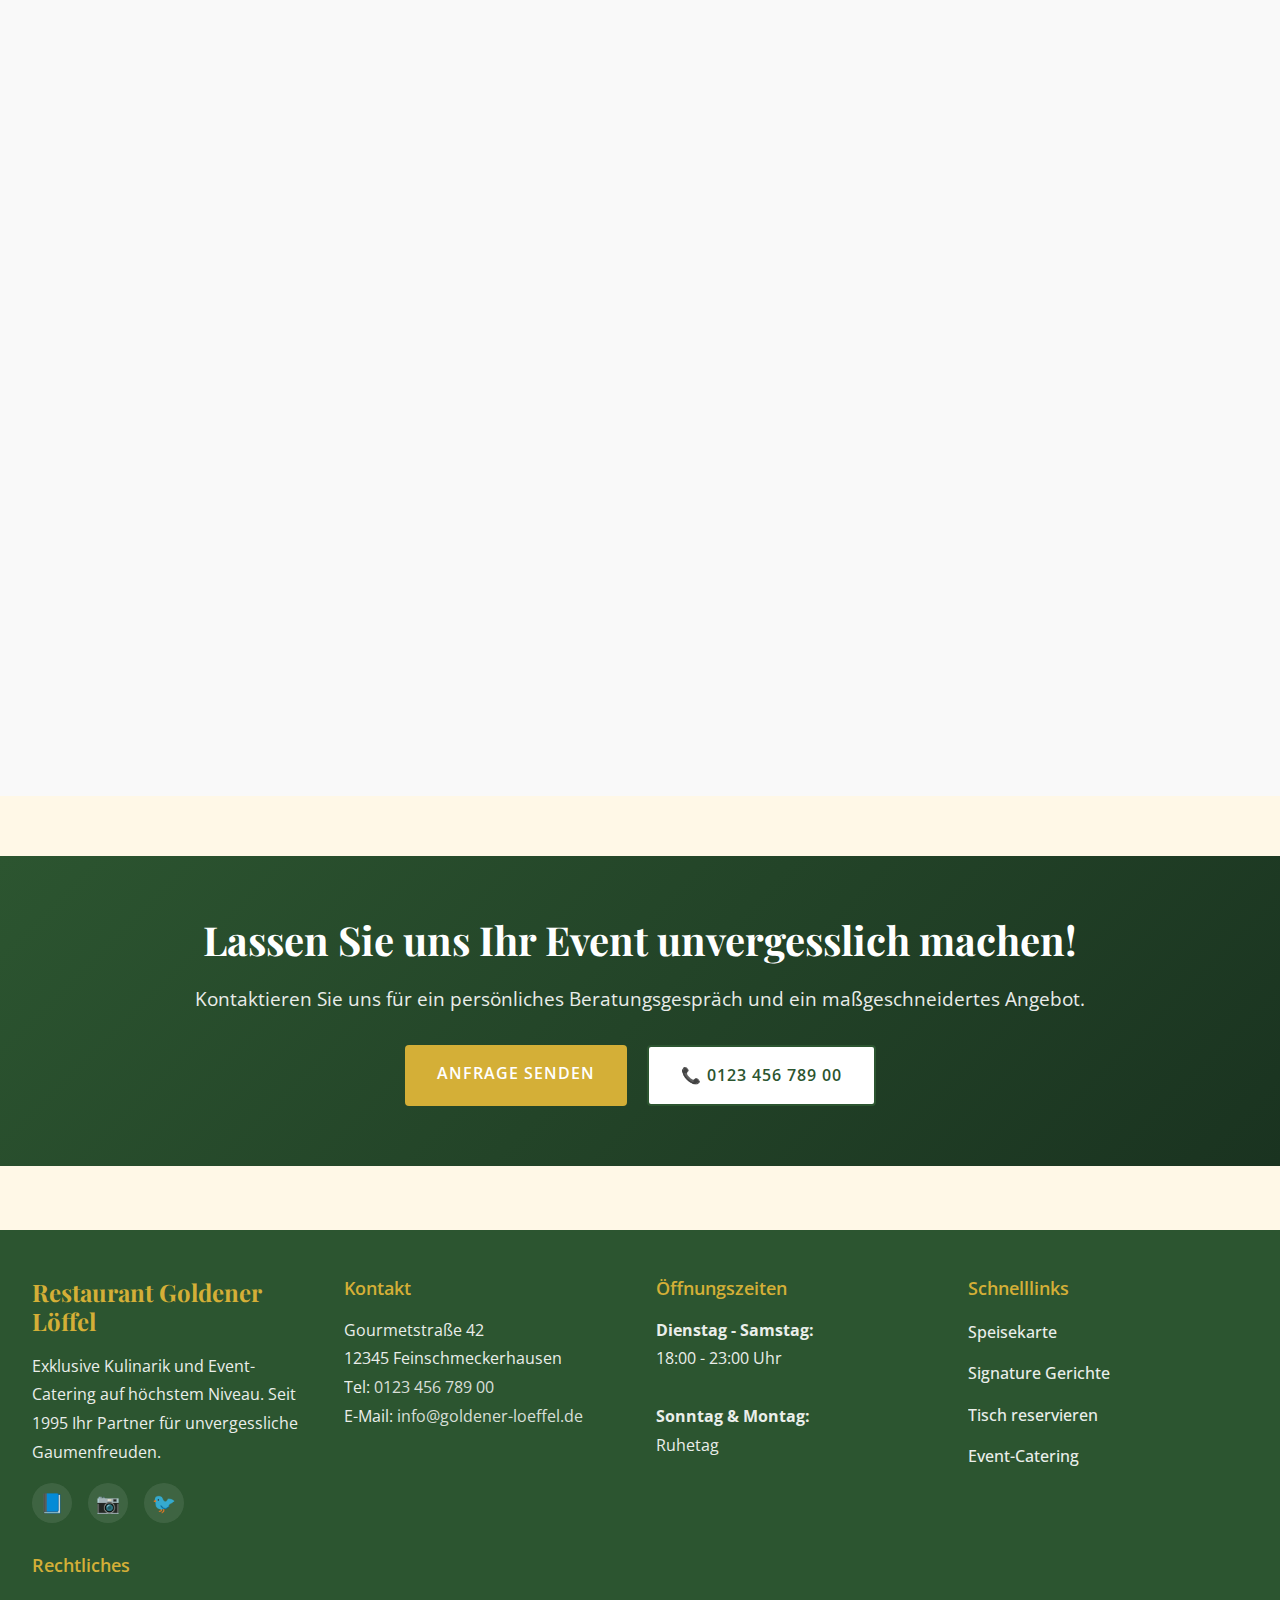
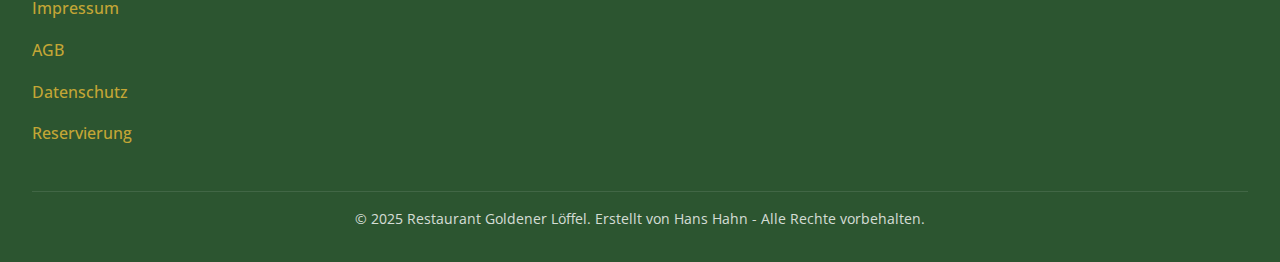
<file: pages/catering-details.html>
<!DOCTYPE html>
<html lang="de">
<head>
    <!-- Erstellt von Hans Hahn - Alle Rechte vorbehalten -->
    <meta charset="UTF-8">
    <meta name="viewport" content="width=device-width, initial-scale=1.0">
    <meta name="description" content="Restaurant Goldener Löffel - Detaillierte Informationen zu unseren Catering-Paketen">
    <meta name="keywords" content="Catering, Event, Hochzeit, Business, Buffet, Gala Dinner">
    <meta name="author" content="Hans Hahn">
    
    <title>Catering-Pakete im Detail - Restaurant Goldener Löffel</title>
    
    <!-- Favicon -->
    <link rel="icon" type="image/svg+xml" href="../images/logo.svg">
    
    <!-- Google Fonts -->
    <link rel="preconnect" href="https://fonts.googleapis.com">
    <link rel="preconnect" href="https://fonts.gstatic.com" crossorigin>
    <link href="https://fonts.googleapis.com/css2?family=Playfair+Display:wght@400;700&family=Open+Sans:wght@300;400;600;700&display=swap" rel="stylesheet">
    
    <!-- CSS -->
    <link rel="stylesheet" href="../css/global-layout.css">
    <link rel="stylesheet" href="../css/main.css">
    <link rel="stylesheet" href="../css/components.css">
    <link rel="stylesheet" href="../css/responsive.css">

    <style>
        /* Spezielle Styles für Catering-Details */
        .catering-detail {
            padding: 80px 20px;
            background: #f9f9f9;
        }

        .catering-detail__header {
            text-align: center;
            margin-bottom: 60px;
        }

        .catering-detail__title {
            font-family: 'Playfair Display', serif;
            font-size: 3rem;
            color: #2C5530;
            margin-bottom: 20px;
        }

        .catering-detail__subtitle {
            font-size: 1.3rem;
            color: #666;
            font-style: italic;
        }

        .catering-package {
            background: white;
            border-radius: 10px;
            overflow: hidden;
            margin-bottom: 60px;
            box-shadow: 0 5px 20px rgba(0,0,0,0.1);
            opacity: 0;
            animation: fadeInUp 0.8s ease forwards;
        }

        @keyframes fadeInUp {
            to {
                opacity: 1;
                transform: translateY(0);
            }
        }

        .catering-package:nth-child(1) { animation-delay: 0.1s; }
        .catering-package:nth-child(2) { animation-delay: 0.2s; }
        .catering-package:nth-child(3) { animation-delay: 0.3s; }
        .catering-package:nth-child(4) { animation-delay: 0.4s; }

        .package-header {
            background: linear-gradient(135deg, #2C5530, #1a3320);
            color: white;
            padding: 40px;
            position: relative;
            overflow: hidden;
        }

        .package-header::before {
            content: '';
            position: absolute;
            top: -50%;
            right: -50%;
            width: 200%;
            height: 200%;
            background: radial-gradient(circle, rgba(212,175,55,0.1) 0%, transparent 70%);
            animation: rotate 30s linear infinite;
        }

        @keyframes rotate {
            0% { transform: rotate(0deg); }
            100% { transform: rotate(360deg); }
        }

        .package-header h2 {
            font-family: 'Playfair Display', serif;
            font-size: 2.5rem;
            margin-bottom: 10px;
            position: relative;
            z-index: 1;
            color: white !important;
        }

        .package-header .price {
            font-size: 1.8rem;
            color: #D4AF37;
            position: relative;
            z-index: 1;
        }

        .package-content {
            display: grid;
            grid-template-columns: 1fr 1fr;
            gap: 40px;
            padding: 40px;
        }

        .package-section {
            padding: 20px;
            background: #f9f9f9;
            border-radius: 8px;
        }

        .package-section h3 {
            font-family: 'Playfair Display', serif;
            color: #2C5530;
            font-size: 1.5rem;
            margin-bottom: 20px;
            padding-bottom: 10px;
            border-bottom: 2px solid #D4AF37;
        }

        .package-section ul {
            list-style: none;
            padding: 0;
        }

        .package-section li {
            padding: 10px 0;
            padding-left: 30px;
            position: relative;
            line-height: 1.6;
        }

        .package-section li::before {
            content: '✓';
            position: absolute;
            left: 0;
            color: #D4AF37;
            font-weight: bold;
            font-size: 1.2rem;
        }

        .package-description {
            grid-column: 1 / -1;
            padding: 30px;
            background: linear-gradient(135deg, #f9f9f9, #fff);
            border-left: 4px solid #D4AF37;
            margin: 0 40px 40px;
            font-style: italic;
            line-height: 1.8;
            color: #555;
        }

        .package-special {
            grid-column: 1 / -1;
            text-align: center;
            padding: 30px;
            background: #2C5530;
            color: white;
            margin: 0 40px 40px;
            border-radius: 8px;
        }

        .package-special h3 {
            color: #D4AF37;
            margin-bottom: 15px;
        }

        .cta-section {
            text-align: center;
            padding: 60px 20px;
            background: linear-gradient(135deg, #2C5530, #1a3320);
            color: white;
            margin-top: 60px;
        }

        .cta-section h2 {
            font-family: 'Playfair Display', serif;
            font-size: 2.5rem;
            margin-bottom: 20px;
            color: white !important;
        }

        .cta-section p {
            font-size: 1.2rem;
            margin-bottom: 30px;
            opacity: 0.9;
        }

        @media (max-width: 768px) {
            .package-content {
                grid-template-columns: 1fr;
                gap: 20px;
                padding: 20px;
            }

            .catering-detail__title {
                font-size: 2rem;
            }

            .package-header h2 {
                font-size: 1.8rem;
            }

            .package-description,
            .package-special {
                margin: 0 20px 20px;
            }
        }
    </style>
</head>
<body>
    <!-- EINHEITLICHER HEADER -->
    <header class="global-header">
        <div class="header-container">
            <a href="index.html" class="header-logo">
                <img src="../images/logo.svg" alt="Restaurant Goldener Löffel Logo">
                <div class="header-logo-text">
                    <span class="header-logo-title">Goldener Löffel</span>
                    <span class="header-logo-subtitle">Exklusive Kulinarik seit 1995</span>
                </div>
            </a>
            
            <nav class="header-nav">
                <button class="mobile-menu-btn" aria-label="Menü öffnen">
                    <span></span>
                    <span></span>
                    <span></span>
                </button>
                <ul class="header-menu">
                    <li><a href="index.html">Start</a></li>
                    <li><a href="speisekarte.html">Speisekarte</a></li>
                    <li><a href="chefkoechin.html">Chefköchin</a></li>
                    <li><a href="signature-kollektionen.html">Signature</a></li>
                    <li><a href="reservierung.html">Reservierung</a></li>
                    <li><a href="rezepte.html">Rezepte</a></li>
                </ul>
            </nav>
        </div>
    </header>

    <!-- Breadcrumb -->
    <div class="breadcrumb" style="padding: 20px; background: #f5f5f5; margin-top: 80px;">
        <div class="container">
            <a href="index.html">Start</a> » <span>Catering-Pakete im Detail</span>
        </div>
    </div>

    <!-- Catering Details -->
    <section class="catering-detail">
        <div class="container">
            <div class="catering-detail__header">
                <h1 class="catering-detail__title">Unsere Catering-Pakete im Detail</h1>
                <p class="catering-detail__subtitle">Entdecken Sie die perfekte kulinarische Lösung für Ihr Event</p>
            </div>

            <!-- Gala Dinner -->
            <div id="gala-dinner" class="catering-package">
                <div class="package-header">
                    <h2>Gala Dinner</h2>
                    <p class="price">ab 125€ pro Person</p>
                </div>
                
                <div class="package-description">
                    Unser Gala Dinner ist die Krönung jeder festlichen Veranstaltung. Mit einem exquisiten 5-Gänge-Menü, 
                    das von unserer Chefköchin Anna Schmidt persönlich komponiert wird, verwandeln wir Ihr Event in ein 
                    unvergessliches kulinarisches Erlebnis. Jeder Gang wird perfekt mit erlesenen Weinen abgestimmt und 
                    von unserem professionellen Service-Team mit höchster Präzision serviert.
                </div>

                <div class="package-content">
                    <div class="package-section">
                        <h3>Menü-Beispiel</h3>
                        <ul>
                            <li><strong>Amuse-Bouche:</strong> Gänselebermousse mit Brioche und Portweingelee</li>
                            <li><strong>Vorspeise:</strong> Jakobsmuscheln auf Erbsenpüree mit Pancetta-Chip</li>
                            <li><strong>Zwischengang:</strong> Zitronen-Sorbet mit Champagner</li>
                            <li><strong>Hauptgang:</strong> Rosa gebratenes Rinderfilet mit Trüffeljus, Gratin Dauphinoise und Marktgemüse</li>
                            <li><strong>Dessert:</strong> Valrhona-Schokoladentarte mit Passionsfrucht und Goldblatt</li>
                        </ul>
                    </div>

                    <div class="package-section">
                        <h3>Inklusivleistungen</h3>
                        <ul>
                            <li>Aperitif-Empfang mit Champagner und Canapés</li>
                            <li>Komplette Weinbegleitung (5 Gläser Premium-Weine)</li>
                            <li>Mineralwasser und Kaffeespezialitäten</li>
                            <li>Professionelles Service-Personal (1:10 Verhältnis)</li>
                            <li>Exklusive Tischdekoration mit frischen Blumen</li>
                            <li>Hochwertiges Porzellan, Kristallgläser und Silberbesteck</li>
                            <li>Persönliche Menükarten mit Goldprägung</li>
                            <li>Petit Fours zum Kaffee</li>
                        </ul>
                    </div>

                    <div class="package-special">
                        <h3>Besondere Optionen</h3>
                        <p>Live-Cooking-Station • Austern-Bar • Käse-Wagen aus Frankreich • Zigarren-Sommelier • Live-Musik-Arrangement</p>
                    </div>
                </div>
            </div>

            <!-- Flying Buffet -->
            <div id="flying-buffet" class="catering-package">
                <div class="package-header">
                    <h2>Flying Buffet</h2>
                    <p class="price">ab 65€ pro Person</p>
                </div>
                
                <div class="package-description">
                    Das Flying Buffet ist die moderne Art des Caterings für Stehempfänge, Vernissagen und Netzwerk-Events. 
                    Unsere kreativen Fingerfood-Kreationen werden elegant auf Tabletts präsentiert und von unserem 
                    Service-Personal serviert. Die Gäste können sich frei bewegen, netzwerken und dabei exquisite 
                    Häppchen genießen - alles ohne formelle Tischordnung.
                </div>

                <div class="package-content">
                    <div class="package-section">
                        <h3>Fingerfood-Auswahl (20+ Variationen)</h3>
                        <ul>
                            <li><strong>Mediterran:</strong> Mini-Bruschetta, Antipasti-Spieße, Gazpacho-Shots</li>
                            <li><strong>Asiatisch:</strong> Sushi-Variationen, Dim Sum, Vietnamese Rolls</li>
                            <li><strong>Klassisch:</strong> Mini-Quiches, Lachs-Blinis, Beef-Tatar auf Rösti</li>
                            <li><strong>Vegetarisch:</strong> Caprese-Spieße, Hummus-Törtchen, Grünkohl-Chips</li>
                            <li><strong>Süß:</strong> Macarons, Mini-Tartelettes, Schokoladen-Trüffel</li>
                        </ul>
                    </div>

                    <div class="package-section">
                        <h3>Service & Ausstattung</h3>
                        <ul>
                            <li>Professionelles Flying-Service (durchgehend 4 Stunden)</li>
                            <li>Live-Cooking-Station (z.B. Sushi, Pasta oder Flammkuchen)</li>
                            <li>Moderne Präsentations-Displays und Etageren</li>
                            <li>Hochwertige Servietten und Fingerfood-Geschirr</li>
                            <li>Stehtische mit Hussen in Ihrer Wunschfarbe</li>
                            <li>Getränke-Flatrate optional zubuchbar</li>
                            <li>Barkeeper für Cocktail-Kreationen (optional)</li>
                            <li>Musikalische Untermalung (DJ oder Live-Musik)</li>
                        </ul>
                    </div>

                    <div class="package-special">
                        <h3>Highlight-Stationen</h3>
                        <p>Champagner-Bar • Molecular-Cocktails • Käse & Wein Station • Dessert-Buffet • Coffee-Bar mit Barista</p>
                    </div>
                </div>
            </div>

            <!-- Business Lunch -->
            <div id="business-lunch" class="catering-package">
                <div class="package-header">
                    <h2>Business Lunch</h2>
                    <p class="price">ab 45€ pro Person</p>
                </div>
                
                <div class="package-description">
                    Unser Business Lunch ist speziell auf die Bedürfnisse von Geschäftstreffen, Konferenzen und 
                    Seminaren zugeschnitten. Wir servieren hochwertige Menüs in angemessener Zeit, damit sich Ihre 
                    Gäste voll auf die geschäftlichen Inhalte konzentrieren können. Diskreter Service und flexible 
                    Timing-Optionen garantieren einen reibungslosen Ablauf.
                </div>

                <div class="package-content">
                    <div class="package-section">
                        <h3>Business-Menü Standard</h3>
                        <ul>
                            <li><strong>Vorspeise oder Suppe:</strong> Saisonale Auswahl, täglich wechselnd</li>
                            <li><strong>Hauptgang zur Wahl:</strong> Fleisch-, Fisch- und vegetarische Option</li>
                            <li><strong>Dessert:</strong> Leichte Süßspeise oder Käseauswahl</li>
                            <li><strong>Getränke:</strong> Mineralwasser, Säfte, Kaffee & Tee</li>
                            <li><strong>Meeting-Snacks:</strong> Obstkorb, Nüsse, Energieriegel</li>
                        </ul>
                    </div>

                    <div class="package-section">
                        <h3>Business-Service</h3>
                        <ul>
                            <li>Express-Service innerhalb 60 Minuten</li>
                            <li>Vorbestellung für Gruppen bis 100 Personen</li>
                            <li>Flexible Essenszeiten nach Agenda</li>
                            <li>Diskreter, professioneller Service</li>
                            <li>Allergiker- und Diät-Menüs verfügbar</li>
                            <li>Tagungsgetränke ganztägig</li>
                            <li>Kaffeepausen mit Gebäck</li>
                            <li>Technik-Support für Präsentationen</li>
                        </ul>
                    </div>

                    <div class="package-special">
                        <h3>Zusatzoptionen</h3>
                        <p>Frühstücksbuffet • Working Lunch Boxes • Afternoon Tea • Networking Dinner • Welcome Reception</p>
                    </div>
                </div>
            </div>

            <!-- Hochzeits-Special -->
            <div id="hochzeit-special" class="catering-package">
                <div class="package-header">
                    <h2>Hochzeits-Special</h2>
                    <p class="price">ab 145€ pro Person</p>
                </div>
                
                <div class="package-description">
                    Der schönste Tag im Leben verdient eine außergewöhnliche kulinarische Begleitung. Unser Hochzeits-Special 
                    ist mehr als nur Catering - es ist eine komplette Event-Inszenierung. Von der Sektempfang bis zum 
                    Mitternachtssnack, von der individuellen Hochzeitstorte bis zur Candy Bar - wir kümmern uns um jedes 
                    Detail, damit Sie Ihren großen Tag in vollen Zügen genießen können.
                </div>

                <div class="package-content">
                    <div class="package-section">
                        <h3>Hochzeits-Menü Deluxe</h3>
                        <ul>
                            <li><strong>Sektempfang:</strong> Champagner, Prosecco, alkoholfreie Alternativen</li>
                            <li><strong>Vorspeisen-Variation:</strong> 3 verschiedene Vorspeisen zur Wahl</li>
                            <li><strong>Suppe:</strong> Hochzeitssuppe oder saisonale Alternative</li>
                            <li><strong>Hauptgang Duo:</strong> Kombination aus Fleisch und Fisch</li>
                            <li><strong>Käse-Buffet:</strong> Internationale Käseauswahl</li>
                            <li><strong>Dessert-Symphonie:</strong> Dessertbuffet plus Hochzeitstorte</li>
                            <li><strong>Mitternachtssnack:</strong> Herzhaftes Buffet für Nachtschwärmer</li>
                        </ul>
                    </div>

                    <div class="package-section">
                        <h3>Hochzeits-Komplettpaket</h3>
                        <ul>
                            <li>Individuelle Menü-Kreation nach Ihren Wünschen</li>
                            <li>Mehrstöckige Hochzeitstorte (Design nach Wahl)</li>
                            <li>Candy Bar mit 20+ Süßigkeiten-Sorten</li>
                            <li>Kinder-Menü und Betreuung</li>
                            <li>Komplette Tischdekoration und Blumenschmuck</li>
                            <li>Premium Getränke-Flatrate (inkl. Spirituosen)</li>
                            <li>Persönlicher Wedding-Planner</li>
                            <li>Probe-Essen für das Brautpaar (6 Monate vorher)</li>
                            <li>Service-Personal in festlicher Kleidung</li>
                            <li>Aufbau- und Abbau-Service</li>
                        </ul>
                    </div>

                    <div class="package-special">
                        <h3>Romantische Extras</h3>
                        <p>Live-Band oder DJ • Feuerwerk • Photo Booth • Vintage Ice Cream Truck • Zigarren-Lounge • Brunch am Folgetag</p>
                    </div>
                </div>
            </div>
        </div>
    </section>

    <!-- CTA Section -->
    <section class="cta-section">
        <div class="container">
            <h2>Lassen Sie uns Ihr Event unvergesslich machen!</h2>
            <p>Kontaktieren Sie uns für ein persönliches Beratungsgespräch und ein maßgeschneidertes Angebot.</p>
            <div style="display: flex; gap: 20px; justify-content: center; flex-wrap: wrap;">
                <a href="reservierung.html" class="btn btn--primary btn--large">Anfrage senden</a>
                <a href="tel:+4912345678900" class="btn btn--outline btn--large" style="background: white; color: #2C5530;">
                    📞 0123 456 789 00
                </a>
            </div>
        </div>
    </section>

    <!-- EINHEITLICHER FOOTER -->
    <footer class="global-footer">
        <div class="footer-container">
            <div class="footer-grid">
                <div class="footer-column">
                    <h3>Restaurant Goldener Löffel</h3>
                    <p>
                        Exklusive Kulinarik und Event-Catering auf höchstem Niveau. 
                        Seit 1995 Ihr Partner für unvergessliche Gaumenfreuden.
                    </p>
                    <div class="footer-social">
                        <a href="#" aria-label="Facebook">📘</a>
                        <a href="#" aria-label="Instagram">📷</a>
                        <a href="#" aria-label="Twitter">🐦</a>
                    </div>
                </div>
                
                <div class="footer-column">
                    <h4>Kontakt</h4>
                    <address>
                        Gourmetstraße 42<br>
                        12345 Feinschmeckerhausen<br>
                        Tel: <a href="tel:+4912345678900">0123 456 789 00</a><br>
                        E-Mail: <a href="mailto:info@goldener-loeffel.de">info@goldener-loeffel.de</a>
                    </address>
                </div>
                
                <div class="footer-column">
                    <h4>Öffnungszeiten</h4>
                    <p>
                        <strong>Dienstag - Samstag:</strong><br>
                        18:00 - 23:00 Uhr<br><br>
                        <strong>Sonntag & Montag:</strong><br>
                        Ruhetag
                    </p>
                </div>
                
                <div class="footer-column">
                    <h4>Schnelllinks</h4>
                    <ul style="list-style: none; padding: 0;">
                        <li><a href="speisekarte.html">Speisekarte</a></li>
                        <li><a href="signature-kollektionen.html">Signature Gerichte</a></li>
                        <li><a href="reservierung.html">Tisch reservieren</a></li>
                        <li><a href="index.html#catering-pakete">Event-Catering</a></li>
                    </ul>
                </div>
                
                <div class="footer-column footer-legal">
                    <h4>Rechtliches</h4>
                    <ul style="list-style: none; padding: 0;">
                        <li><a href="impressum.html" style="color: #D4AF37;">Impressum</a></li>
                        <li><a href="agb.html" style="color: #D4AF37;">AGB</a></li>
                        <li><a href="datenschutz.html" style="color: #D4AF37;">Datenschutz</a></li>
                        <li><a href="reservierung.html" style="color: #D4AF37;">Reservierung</a></li>
                    </ul>
                </div>
            </div>
            
            <div class="footer-divider"></div>
            
            <div class="footer-bottom">
                <p>&copy; 2025 Restaurant Goldener Löffel. Erstellt von Hans Hahn - Alle Rechte vorbehalten.</p>
            </div>
        </div>
    </footer>

    <!-- JavaScript -->
    <script>
        // Mobile Menu Toggle
        document.addEventListener('DOMContentLoaded', function() {
            const mobileMenuBtn = document.querySelector('.mobile-menu-btn');
            const headerMenu = document.querySelector('.header-menu');
            
            if (mobileMenuBtn) {
                mobileMenuBtn.addEventListener('click', function() {
                    this.classList.toggle('active');
                    headerMenu.classList.toggle('active');
                });
            }
            
            // Schließe Menü beim Klick außerhalb
            document.addEventListener('click', function(e) {
                if (!e.target.closest('.header-nav')) {
                    mobileMenuBtn?.classList.remove('active');
                    headerMenu?.classList.remove('active');
                }
            });

            // Smooth scroll wenn von index.html mit Hash kommend
            if (window.location.hash) {
                const element = document.querySelector(window.location.hash);
                if (element) {
                    setTimeout(() => {
                        element.scrollIntoView({ behavior: 'smooth', block: 'start' });
                    }, 100);
                }
            }
        });
    </script>
</body>
</html>
</file>
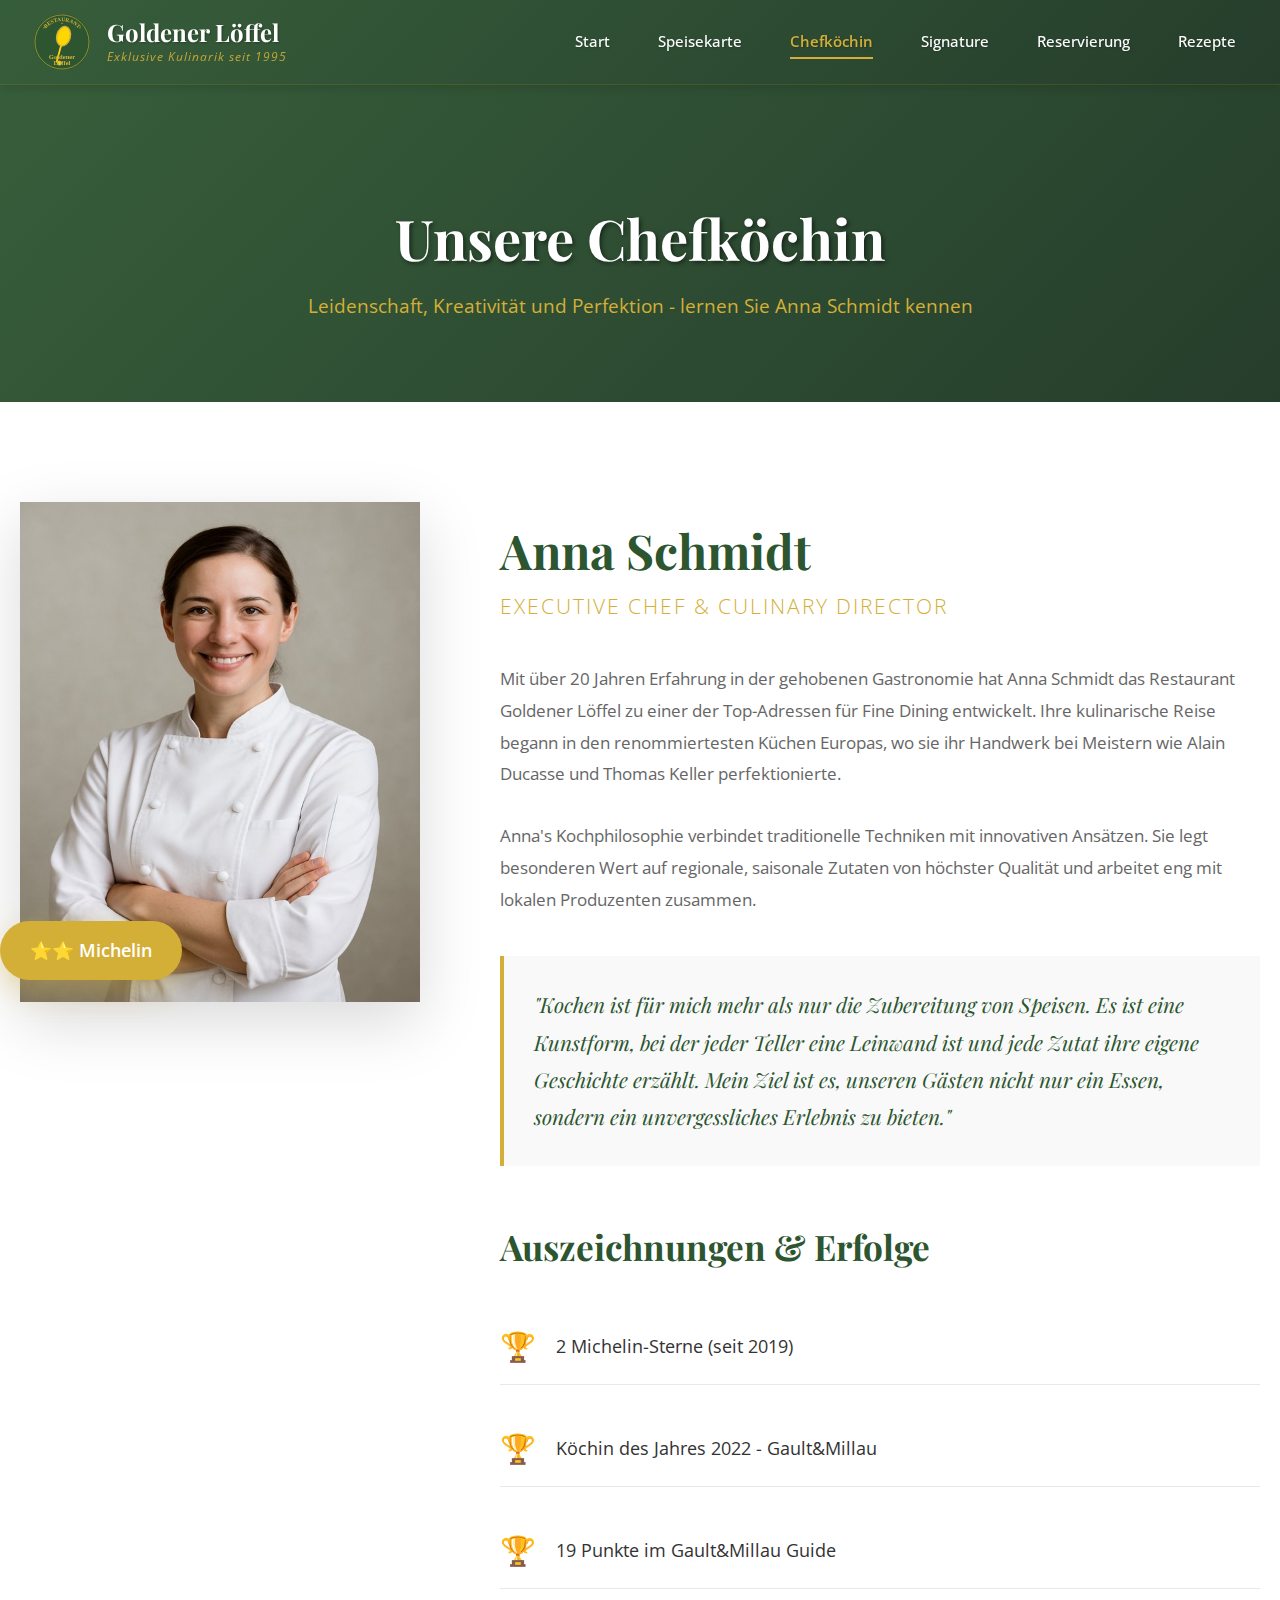
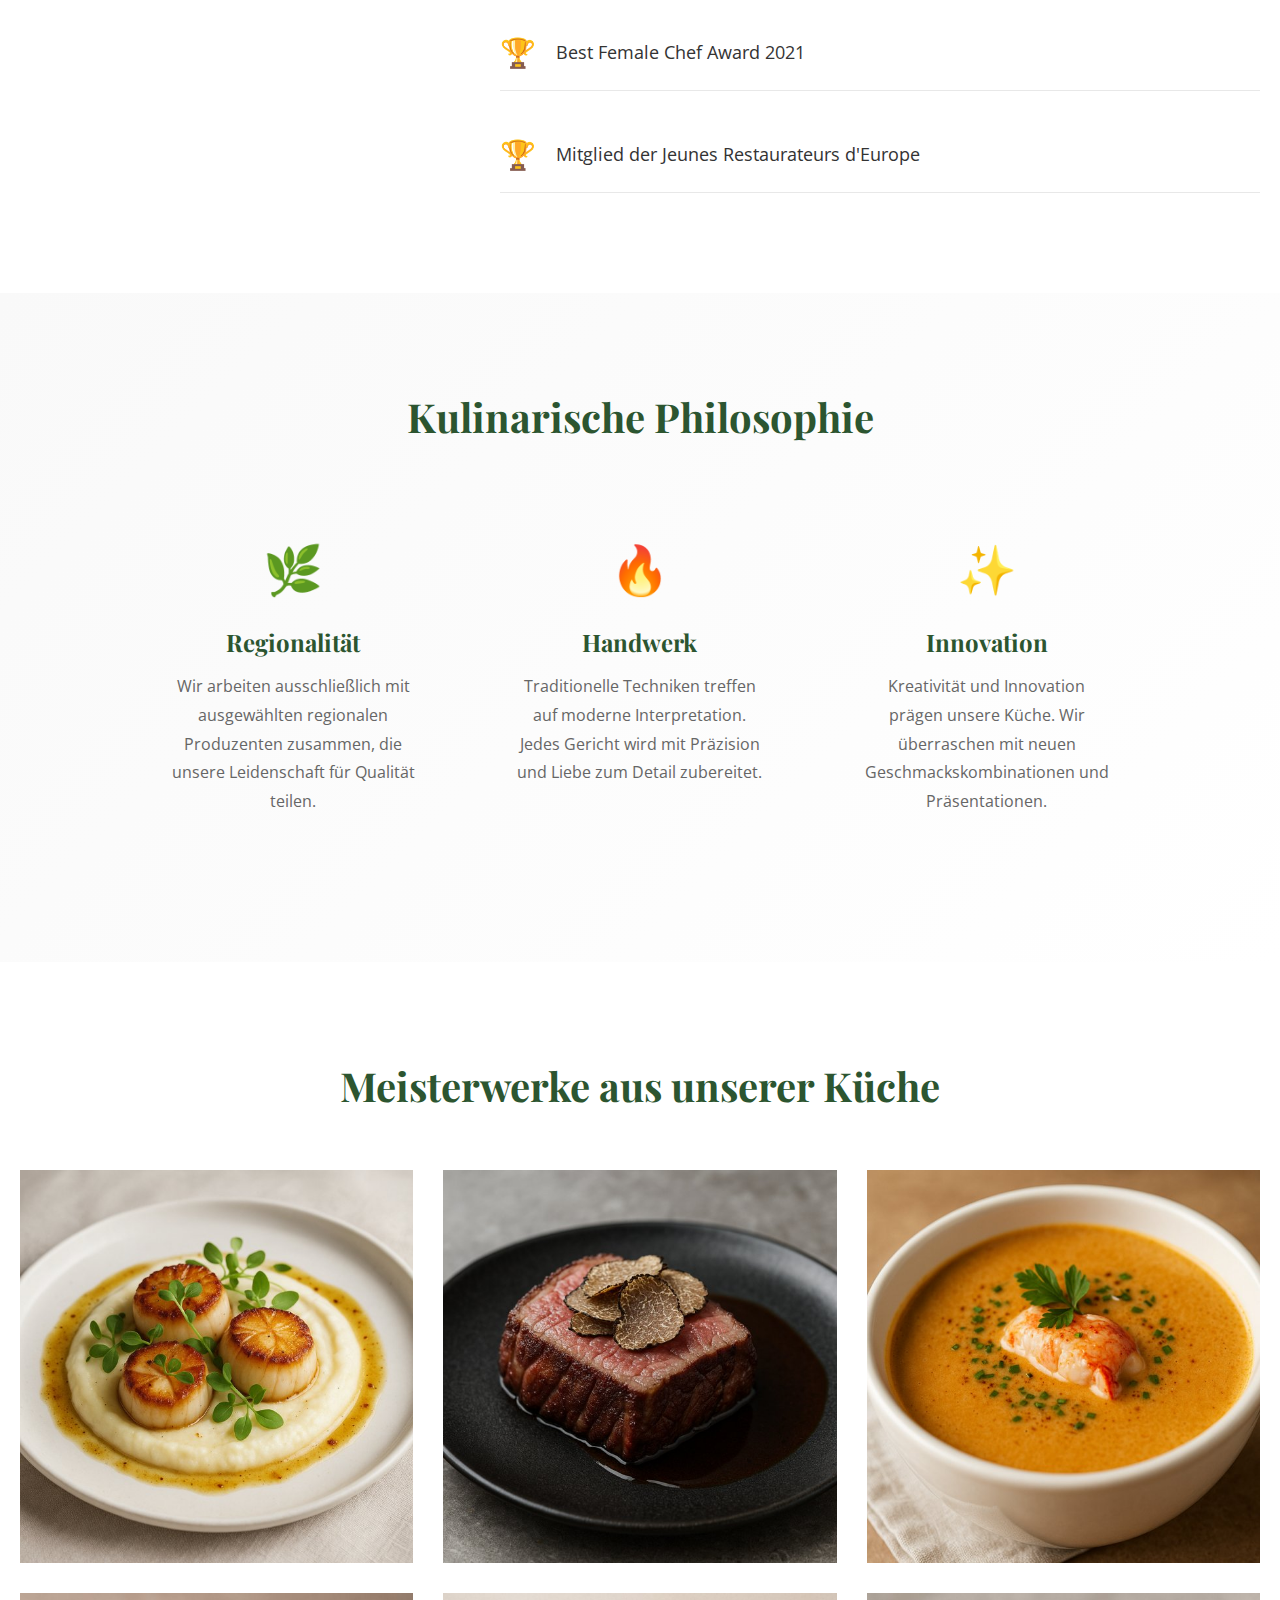
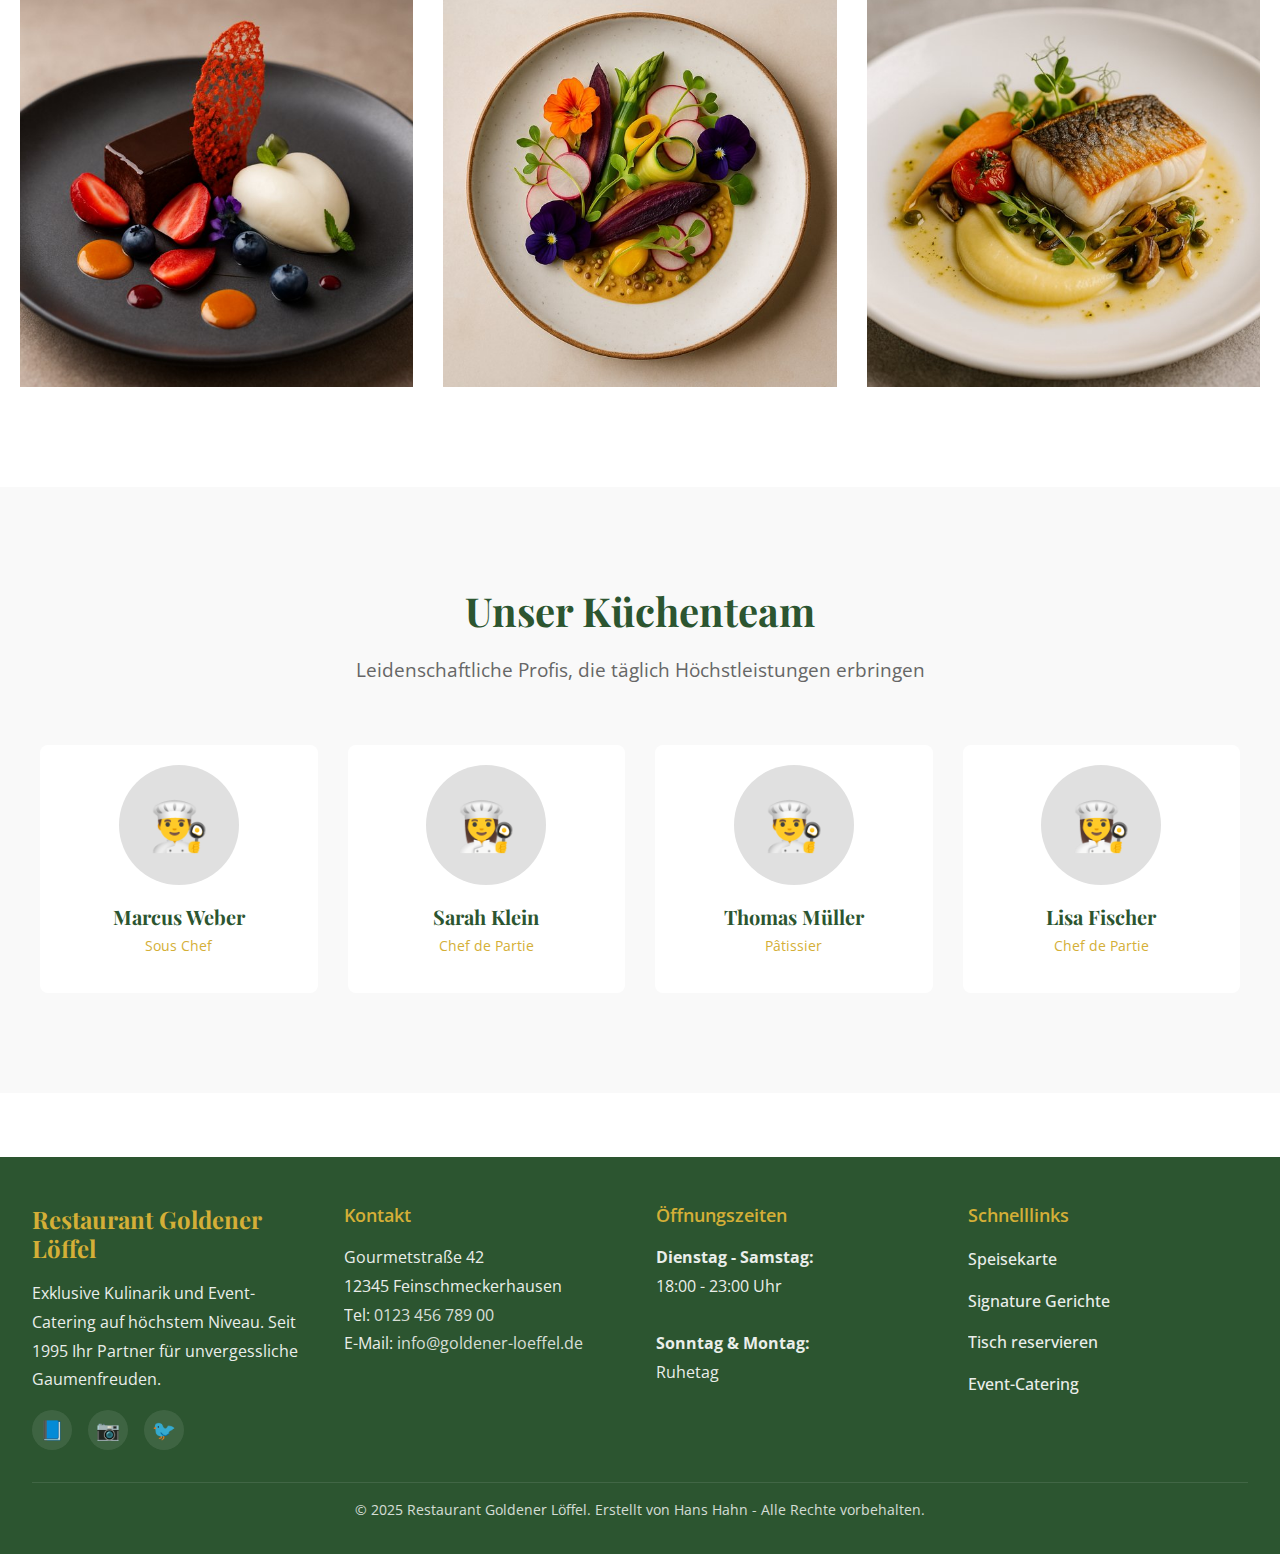
<file: pages/chefkoechin.html>
<!DOCTYPE html>
<html lang="de">
<head>
    <!-- Erstellt von Hans Hahn - Alle Rechte vorbehalten -->
    <meta charset="UTF-8">
    <meta name="viewport" content="width=device-width, initial-scale=1.0">
    <meta name="description" content="Lernen Sie unsere Chefköchin Anna Schmidt kennen - Restaurant Goldener Löffel">
    <meta name="keywords" content="Chefköchin, Anna Schmidt, Restaurant, Fine Dining, Gourmet">
    <meta name="author" content="Hans Hahn">
    
    <title>Unsere Chefköchin - Restaurant Goldener Löffel</title>
    
    <!-- Favicon -->
    <link rel="icon" type="image/svg+xml" href="../images/logo.svg">
    
    <!-- Google Fonts -->
    <link rel="preconnect" href="https://fonts.googleapis.com">
    <link rel="preconnect" href="https://fonts.gstatic.com" crossorigin>
    <link href="https://fonts.googleapis.com/css2?family=Playfair+Display:wght@400;700&family=Open+Sans:wght@300;400;600;700&display=swap" rel="stylesheet">
    
    <!-- CSS -->
    <link rel="stylesheet" href="../css/global-layout.css">
    <link rel="stylesheet" href="../css/main.css">
    <link rel="stylesheet" href="../css/components.css">
    <link rel="stylesheet" href="../css/responsive.css">
    
    <style>
        /* Reset für diese Seite */
        body {
            background-color: #ffffff;
            margin: 0;
            padding: 0;
        }

        /* Hero Section */
        .chef-hero {
            background: linear-gradient(135deg, rgba(44, 85, 48, 0.95), rgba(26, 51, 32, 0.95));
            padding: 120px 20px 80px;
            text-align: center;
            color: white;
            margin-top: -1px;
        }

        .chef-hero h1 {
            font-family: 'Playfair Display', serif;
            font-size: 3.5rem;
            color: #ffffff;
            margin-bottom: 20px;
            text-shadow: 2px 2px 4px rgba(0,0,0,0.5);
        }

        .chef-hero p {
            font-family: 'Open Sans', sans-serif;
            font-size: 1.2rem;
            color: #D4AF37;
            max-width: 800px;
            margin: 0 auto;
        }

        /* Chef Profile - Professionelles Layout */
        .chef-profile {
            padding: 100px 20px;
            background: #ffffff;
        }

        .chef-container {
            max-width: 1400px;
            margin: 0 auto;
            display: grid;
            grid-template-columns: 400px 1fr;
            gap: 80px;
            align-items: start;
        }

        /* Bild-Bereich */
        .chef-image-section {
            position: relative;
        }

        .chef-portrait {
            width: 100%;
            max-width: 400px;
            height: 500px;
            object-fit: cover;
            border-radius: 0;
            box-shadow: 0 20px 60px rgba(0,0,0,0.15);
        }

        .michelin-badge {
            position: absolute;
            bottom: 30px;
            left: -20px;
            background: #D4AF37;
            color: white;
            padding: 15px 30px;
            border-radius: 50px;
            font-weight: 600;
            font-size: 1.1rem;
            box-shadow: 0 10px 30px rgba(212, 175, 55, 0.4);
            display: flex;
            align-items: center;
            gap: 10px;
        }

        /* Info-Bereich */
        .chef-info {
            padding-top: 20px;
        }

        .chef-name {
            font-family: 'Playfair Display', serif;
            font-size: 3rem;
            color: #2C5530;
            margin-bottom: 10px;
            font-weight: 700;
        }

        .chef-title {
            color: #D4AF37;
            font-size: 1.3rem;
            font-weight: 300;
            margin-bottom: 40px;
            letter-spacing: 2px;
            text-transform: uppercase;
        }

        .chef-description {
            color: #666;
            line-height: 1.9;
            font-size: 1.05rem;
            margin-bottom: 30px;
        }

        .chef-quote {
            background: #f9f9f9;
            padding: 30px;
            border-left: 4px solid #D4AF37;
            margin: 40px 0;
            position: relative;
        }

        .chef-quote p {
            font-family: 'Playfair Display', serif;
            font-size: 1.3rem;
            color: #2C5530;
            font-style: italic;
            line-height: 1.8;
            margin: 0;
        }

        /* Auszeichnungen Section */
        .awards-section {
            margin-top: 60px;
        }

        .awards-title {
            font-family: 'Playfair Display', serif;
            font-size: 2.2rem;
            color: #2C5530;
            margin-bottom: 40px;
        }

        .awards-grid {
            display: grid;
            gap: 25px;
        }

        .award-item {
            display: flex;
            align-items: center;
            gap: 20px;
            padding: 15px 0;
            border-bottom: 1px solid #e8e8e8;
        }

        .award-icon {
            font-size: 1.8rem;
        }

        .award-text {
            flex: 1;
            color: #333;
            font-size: 1.1rem;
        }

        /* Philosophy Section */
        .philosophy-section {
            background: linear-gradient(135deg, #f9f9f9 0%, #ffffff 100%);
            padding: 100px 20px;
        }

        .philosophy-container {
            max-width: 1000px;
            margin: 0 auto;
            text-align: center;
        }

        .philosophy-title {
            font-family: 'Playfair Display', serif;
            font-size: 2.5rem;
            color: #2C5530;
            margin-bottom: 50px;
        }

        .philosophy-content {
            display: grid;
            grid-template-columns: repeat(3, 1fr);
            gap: 40px;
            margin-top: 60px;
        }

        .philosophy-card {
            text-align: center;
            padding: 30px;
        }

        .philosophy-icon {
            font-size: 3rem;
            color: #D4AF37;
            margin-bottom: 20px;
        }

        .philosophy-card h3 {
            font-family: 'Playfair Display', serif;
            color: #2C5530;
            font-size: 1.5rem;
            margin-bottom: 15px;
        }

        .philosophy-card p {
            color: #666;
            line-height: 1.8;
        }

        /* Gallery Section */
        .gallery-section {
            padding: 100px 20px;
            background: white;
        }

        .gallery-title {
            font-family: 'Playfair Display', serif;
            font-size: 2.5rem;
            color: #2C5530;
            text-align: center;
            margin-bottom: 60px;
        }

        .gallery-grid {
            display: grid;
            grid-template-columns: repeat(3, 1fr);
            gap: 30px;
            max-width: 1400px;
            margin: 0 auto;
        }

        .gallery-item {
            position: relative;
            overflow: hidden;
            background: #f5f5f5;
            aspect-ratio: 1;
            cursor: pointer;
            transition: transform 0.3s ease;
        }

        .gallery-item:hover {
            transform: scale(1.02);
        }

        .gallery-item img {
            width: 100%;
            height: 100%;
            object-fit: cover;
            transition: transform 0.5s ease;
        }

        .gallery-item:hover img {
            transform: scale(1.1);
        }

        .gallery-overlay {
            position: absolute;
            bottom: 0;
            left: 0;
            right: 0;
            background: linear-gradient(to top, rgba(0,0,0,0.9), transparent);
            color: white;
            padding: 20px;
            transform: translateY(100%);
            transition: transform 0.3s ease;
        }

        .gallery-item:hover .gallery-overlay {
            transform: translateY(0);
        }

        .gallery-overlay h4 {
            font-family: 'Playfair Display', serif;
            font-size: 1.3rem;
            margin-bottom: 5px;
        }

        .gallery-overlay p {
            font-size: 0.9rem;
            opacity: 0.9;
        }

        /* Team Section */
        .team-section {
            background: #f9f9f9;
            padding: 100px 20px;
        }

        .team-container {
            max-width: 1200px;
            margin: 0 auto;
            text-align: center;
        }

        .team-title {
            font-family: 'Playfair Display', serif;
            font-size: 2.5rem;
            color: #2C5530;
            margin-bottom: 20px;
        }

        .team-subtitle {
            color: #666;
            font-size: 1.2rem;
            margin-bottom: 60px;
        }

        .team-grid {
            display: grid;
            grid-template-columns: repeat(4, 1fr);
            gap: 30px;
        }

        .team-member {
            background: white;
            padding: 20px;
            text-align: center;
            border-radius: 8px;
            transition: transform 0.3s ease, box-shadow 0.3s ease;
        }

        .team-member:hover {
            transform: translateY(-5px);
            box-shadow: 0 10px 30px rgba(0,0,0,0.1);
        }

        .team-member-image {
            width: 120px;
            height: 120px;
            border-radius: 50%;
            background: #e0e0e0;
            margin: 0 auto 20px;
            display: flex;
            align-items: center;
            justify-content: center;
            font-size: 3rem;
            color: #999;
        }

        .team-member h4 {
            color: #2C5530;
            margin-bottom: 5px;
        }

        .team-member p {
            color: #D4AF37;
            font-size: 0.9rem;
        }

        /* Responsive Design */
        @media (max-width: 1200px) {
            .chef-container {
                grid-template-columns: 1fr;
                text-align: center;
            }

            .chef-portrait {
                margin: 0 auto;
            }

            .michelin-badge {
                left: 50%;
                transform: translateX(-50%);
            }

            .gallery-grid {
                grid-template-columns: repeat(2, 1fr);
            }

            .team-grid {
                grid-template-columns: repeat(2, 1fr);
            }
        }

        @media (max-width: 768px) {
            .chef-hero h1 {
                font-size: 2.5rem;
            }

            .chef-name {
                font-size: 2rem;
            }

            .philosophy-content {
                grid-template-columns: 1fr;
            }

            .gallery-grid {
                grid-template-columns: 1fr;
            }

            .team-grid {
                grid-template-columns: 1fr;
            }

            .awards-grid {
                font-size: 0.95rem;
            }
        }
    </style>
</head>
<body>
    <!-- EINHEITLICHER HEADER -->
    <header class="global-header">
        <div class="header-container">
            <a href="index.html" class="header-logo">
                <img src="../images/logo.svg" alt="Restaurant Goldener Löffel Logo">
                <div class="header-logo-text">
                    <span class="header-logo-title">Goldener Löffel</span>
                    <span class="header-logo-subtitle">Exklusive Kulinarik seit 1995</span>
                </div>
            </a>
            
            <nav class="header-nav">
                <button class="mobile-menu-btn" aria-label="Menü öffnen">
                    <span></span>
                    <span></span>
                    <span></span>
                </button>
                <ul class="header-menu">
                    <li><a href="index.html">Start</a></li>
                    <li><a href="speisekarte.html">Speisekarte</a></li>
                    <li><a href="chefkoechin.html" class="active">Chefköchin</a></li>
                    <li><a href="signature-kollektionen.html">Signature</a></li>
                    <li><a href="reservierung.html">Reservierung</a></li>
                    <li><a href="rezepte.html">Rezepte</a></li>
                </ul>
            </nav>
        </div>
    </header>

    <!-- Hero Section -->
    <section class="chef-hero">
        <h1>Unsere Chefköchin</h1>
        <p>Leidenschaft, Kreativität und Perfektion - lernen Sie Anna Schmidt kennen</p>
    </section>

    <!-- Chef Profile -->
    <section class="chef-profile">
        <div class="chef-container">
            <!-- Bild-Bereich -->
            <div class="chef-image-section">
                <img src="../images/chef/anna-schmidt-portrait.jpg" alt="Chefköchin Anna Schmidt" class="chef-portrait">
                <div class="michelin-badge">
                    ⭐⭐ Michelin
                </div>
            </div>
            
            <!-- Info-Bereich -->
            <div class="chef-info">
                <h2 class="chef-name">Anna Schmidt</h2>
                <p class="chef-title">Executive Chef & Culinary Director</p>
                
                <p class="chef-description">
                    Mit über 20 Jahren Erfahrung in der gehobenen Gastronomie hat Anna Schmidt 
                    das Restaurant Goldener Löffel zu einer der Top-Adressen für Fine Dining entwickelt. 
                    Ihre kulinarische Reise begann in den renommiertesten Küchen Europas, wo sie 
                    ihr Handwerk bei Meistern wie Alain Ducasse und Thomas Keller perfektionierte.
                </p>
                
                <p class="chef-description">
                    Anna's Kochphilosophie verbindet traditionelle Techniken mit innovativen Ansätzen. 
                    Sie legt besonderen Wert auf regionale, saisonale Zutaten von höchster Qualität 
                    und arbeitet eng mit lokalen Produzenten zusammen.
                </p>
                
                <div class="chef-quote">
                    <p>
                        "Kochen ist für mich mehr als nur die Zubereitung von Speisen. Es ist eine Kunstform, 
                        bei der jeder Teller eine Leinwand ist und jede Zutat ihre eigene Geschichte erzählt. 
                        Mein Ziel ist es, unseren Gästen nicht nur ein Essen, sondern ein unvergessliches 
                        Erlebnis zu bieten."
                    </p>
                </div>
                
                <!-- Auszeichnungen -->
                <div class="awards-section">
                    <h3 class="awards-title">Auszeichnungen & Erfolge</h3>
                    <div class="awards-grid">
                        <div class="award-item">
                            <span class="award-icon">🏆</span>
                            <span class="award-text">2 Michelin-Sterne (seit 2019)</span>
                        </div>
                        <div class="award-item">
                            <span class="award-icon">🏆</span>
                            <span class="award-text">Köchin des Jahres 2022 - Gault&Millau</span>
                        </div>
                        <div class="award-item">
                            <span class="award-icon">🏆</span>
                            <span class="award-text">19 Punkte im Gault&Millau Guide</span>
                        </div>
                        <div class="award-item">
                            <span class="award-icon">🏆</span>
                            <span class="award-text">Best Female Chef Award 2021</span>
                        </div>
                        <div class="award-item">
                            <span class="award-icon">🏆</span>
                            <span class="award-text">Mitglied der Jeunes Restaurateurs d'Europe</span>
                        </div>
                    </div>
                </div>
            </div>
        </div>
    </section>

    <!-- Philosophy Section -->
    <section class="philosophy-section">
        <div class="philosophy-container">
            <h2 class="philosophy-title">Kulinarische Philosophie</h2>
            
            <div class="philosophy-content">
                <div class="philosophy-card">
                    <div class="philosophy-icon">🌿</div>
                    <h3>Regionalität</h3>
                    <p>
                        Wir arbeiten ausschließlich mit ausgewählten regionalen Produzenten 
                        zusammen, die unsere Leidenschaft für Qualität teilen.
                    </p>
                </div>
                
                <div class="philosophy-card">
                    <div class="philosophy-icon">🔥</div>
                    <h3>Handwerk</h3>
                    <p>
                        Traditionelle Techniken treffen auf moderne Interpretation. 
                        Jedes Gericht wird mit Präzision und Liebe zum Detail zubereitet.
                    </p>
                </div>
                
                <div class="philosophy-card">
                    <div class="philosophy-icon">✨</div>
                    <h3>Innovation</h3>
                    <p>
                        Kreativität und Innovation prägen unsere Küche. 
                        Wir überraschen mit neuen Geschmackskombinationen und Präsentationen.
                    </p>
                </div>
            </div>
        </div>
    </section>

    <!-- Gallery Section -->
    <section class="gallery-section">
        <h2 class="gallery-title">Meisterwerke aus unserer Küche</h2>
        
        <div class="gallery-grid">
            <div class="gallery-item">
                <img src="../images/chef/dish-1.jpg" alt="Jakobsmuscheln Variation">
                <div class="gallery-overlay">
                    <h4>Jakobsmuscheln Variation</h4>
                    <p>Mit Kaviar und Champagnerschaum</p>
                </div>
            </div>
            
            <div class="gallery-item">
                <img src="../images/chef/dish-2.jpg" alt="Wagyu Beef Tataki">
                <div class="gallery-overlay">
                    <h4>Wagyu Beef Tataki</h4>
                    <p>Mit Trüffel und Ponzu-Sauce</p>
                </div>
            </div>
            
            <div class="gallery-item">
                <img src="../images/chef/dish-3.jpg" alt="Hummer Thermidor">
                <div class="gallery-overlay">
                    <h4>Hummer Thermidor</h4>
                    <p>Klassisch französisch interpretiert</p>
                </div>
            </div>
            
            <div class="gallery-item">
                <img src="../images/chef/dish-4.jpg" alt="Schokoladen Symphony">
                <div class="gallery-overlay">
                    <h4>Schokoladen Symphony</h4>
                    <p>Valrhona Schokolade mit Gold</p>
                </div>
            </div>
            
            <div class="gallery-item">
                <img src="../images/chef/dish-5.jpg" alt="Foie Gras Terrine">
                <div class="gallery-overlay">
                    <h4>Foie Gras Terrine</h4>
                    <p>Mit Brioche und Portweingelee</p>
                </div>
            </div>
            
            <div class="gallery-item">
                <img src="../images/chef/dish-6.jpg" alt="Kaiserschmarrn Deluxe">
                <div class="gallery-overlay">
                    <h4>Kaiserschmarrn Deluxe</h4>
                    <p>Modern interpretierter Klassiker</p>
                </div>
            </div>
        </div>
    </section>

    <!-- Team Section -->
    <section class="team-section">
        <div class="team-container">
            <h2 class="team-title">Unser Küchenteam</h2>
            <p class="team-subtitle">Leidenschaftliche Profis, die täglich Höchstleistungen erbringen</p>
            
            <div class="team-grid">
                <div class="team-member">
                    <div class="team-member-image">👨‍🍳</div>
                    <h4>Marcus Weber</h4>
                    <p>Sous Chef</p>
                </div>
                
                <div class="team-member">
                    <div class="team-member-image">👩‍🍳</div>
                    <h4>Sarah Klein</h4>
                    <p>Chef de Partie</p>
                </div>
                
                <div class="team-member">
                    <div class="team-member-image">👨‍🍳</div>
                    <h4>Thomas Müller</h4>
                    <p>Pâtissier</p>
                </div>
                
                <div class="team-member">
                    <div class="team-member-image">👩‍🍳</div>
                    <h4>Lisa Fischer</h4>
                    <p>Chef de Partie</p>
                </div>
            </div>
        </div>
    </section>

    <!-- EINHEITLICHER FOOTER -->
    <footer class="global-footer">
        <div class="footer-container">
            <div class="footer-grid">
                <div class="footer-column">
                    <h3>Restaurant Goldener Löffel</h3>
                    <p>
                        Exklusive Kulinarik und Event-Catering auf höchstem Niveau. 
                        Seit 1995 Ihr Partner für unvergessliche Gaumenfreuden.
                    </p>
                    <div class="footer-social">
                        <a href="#" aria-label="Facebook">📘</a>
                        <a href="#" aria-label="Instagram">📷</a>
                        <a href="#" aria-label="Twitter">🐦</a>
                    </div>
                </div>
                
                <div class="footer-column">
                    <h4>Kontakt</h4>
                    <address>
                        Gourmetstraße 42<br>
                        12345 Feinschmeckerhausen<br>
                        Tel: <a href="tel:+4912345678900">0123 456 789 00</a><br>
                        E-Mail: <a href="mailto:info@goldener-loeffel.de">info@goldener-loeffel.de</a>
                    </address>
                </div>
                
                <div class="footer-column">
                    <h4>Öffnungszeiten</h4>
                    <p>
                        <strong>Dienstag - Samstag:</strong><br>
                        18:00 - 23:00 Uhr<br><br>
                        <strong>Sonntag & Montag:</strong><br>
                        Ruhetag
                    </p>
                </div>
                
                <div class="footer-column">
                    <h4>Schnelllinks</h4>
                    <ul style="list-style: none; padding: 0;">
                        <li><a href="speisekarte.html">Speisekarte</a></li>
                        <li><a href="signature-kollektionen.html">Signature Gerichte</a></li>
                        <li><a href="reservierung.html">Tisch reservieren</a></li>
                        <li><a href="index.html#catering-pakete">Event-Catering</a></li>
                    </ul>
                </div>
            </div>
            
            <div class="footer-divider"></div>
            
            <div class="footer-bottom">
                <p>&copy; 2025 Restaurant Goldener Löffel. Erstellt von Hans Hahn - Alle Rechte vorbehalten.</p>
            </div>
        </div>
    </footer>

    <!-- JavaScript -->
    <script>
        // Mobile Menu Toggle
        document.addEventListener('DOMContentLoaded', function() {
            const mobileMenuBtn = document.querySelector('.mobile-menu-btn');
            const headerMenu = document.querySelector('.header-menu');
            
            if (mobileMenuBtn) {
                mobileMenuBtn.addEventListener('click', function() {
                    this.classList.toggle('active');
                    headerMenu.classList.toggle('active');
                });
            }
            
            // Schließe Menü beim Klick außerhalb
            document.addEventListener('click', function(e) {
                if (!e.target.closest('.header-nav')) {
                    mobileMenuBtn?.classList.remove('active');
                    headerMenu?.classList.remove('active');
                }
            });
        });
    </script>
</body>
</html>
</file>
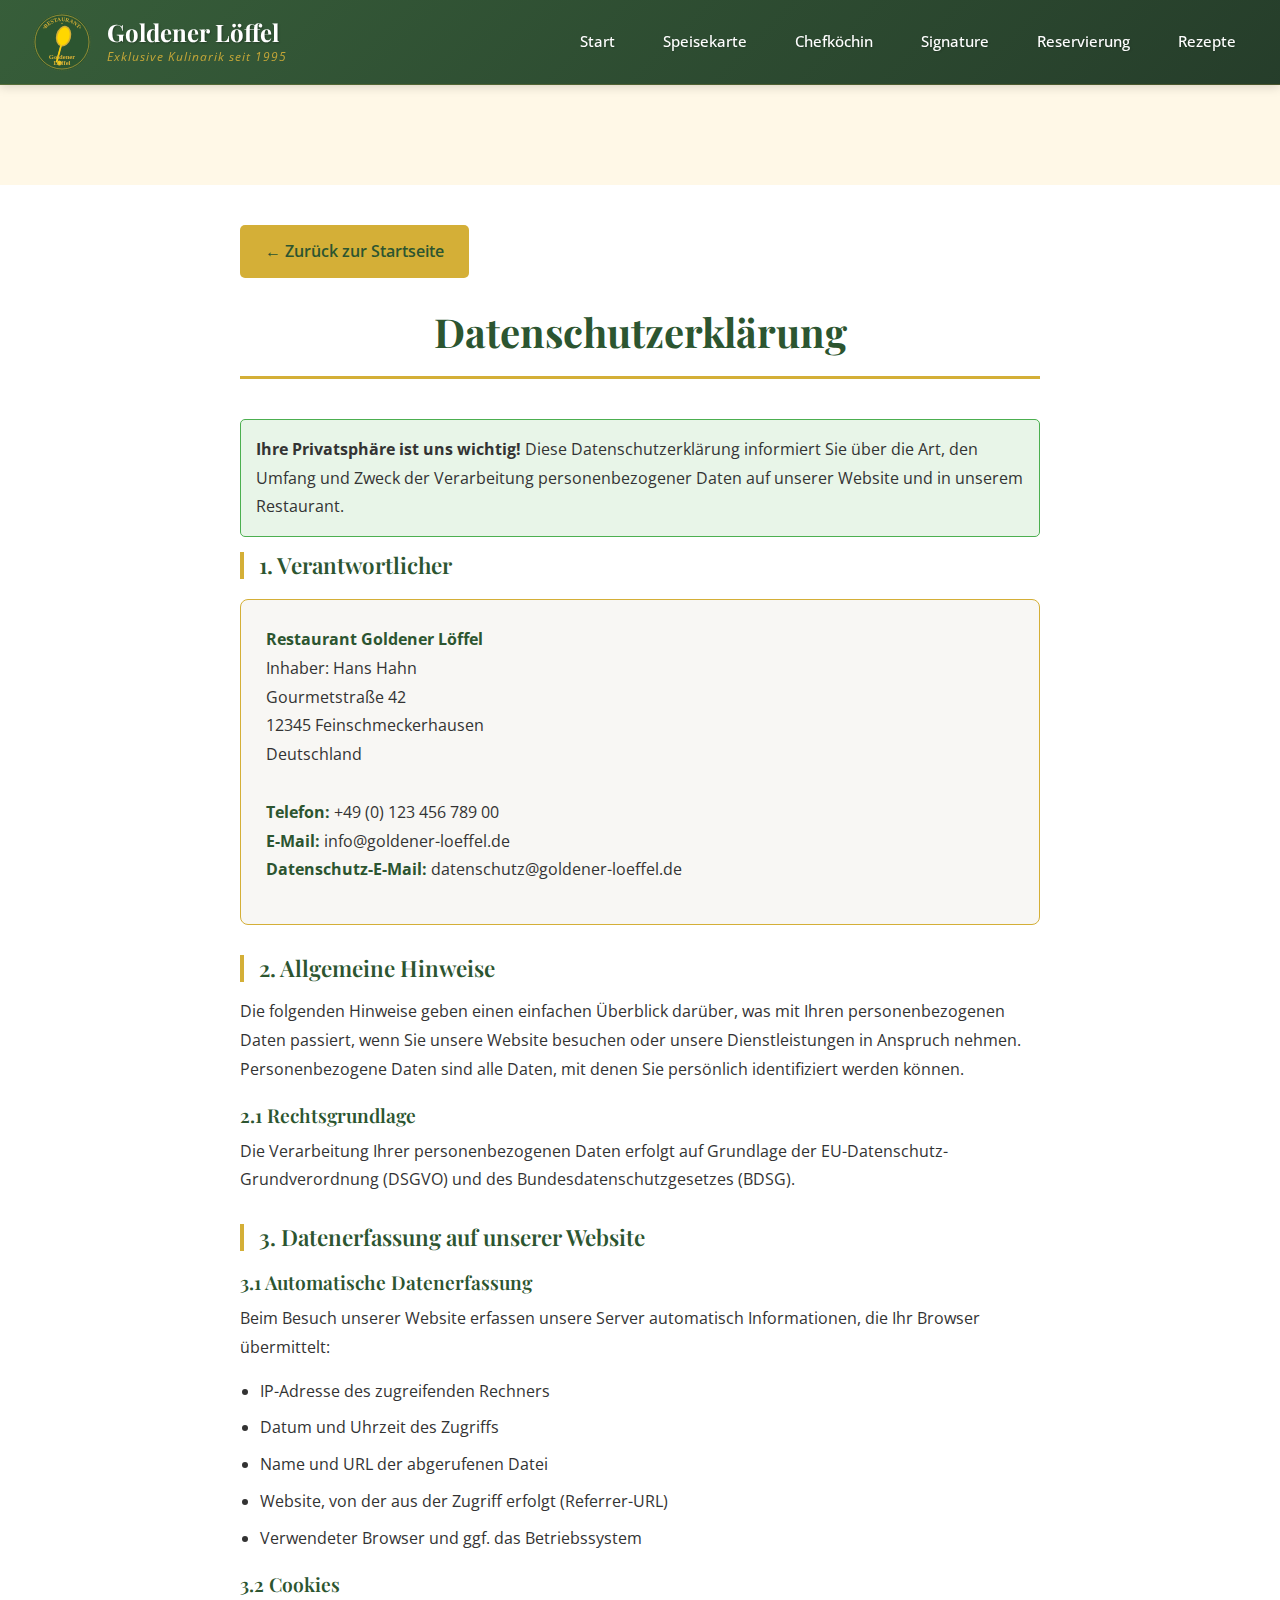
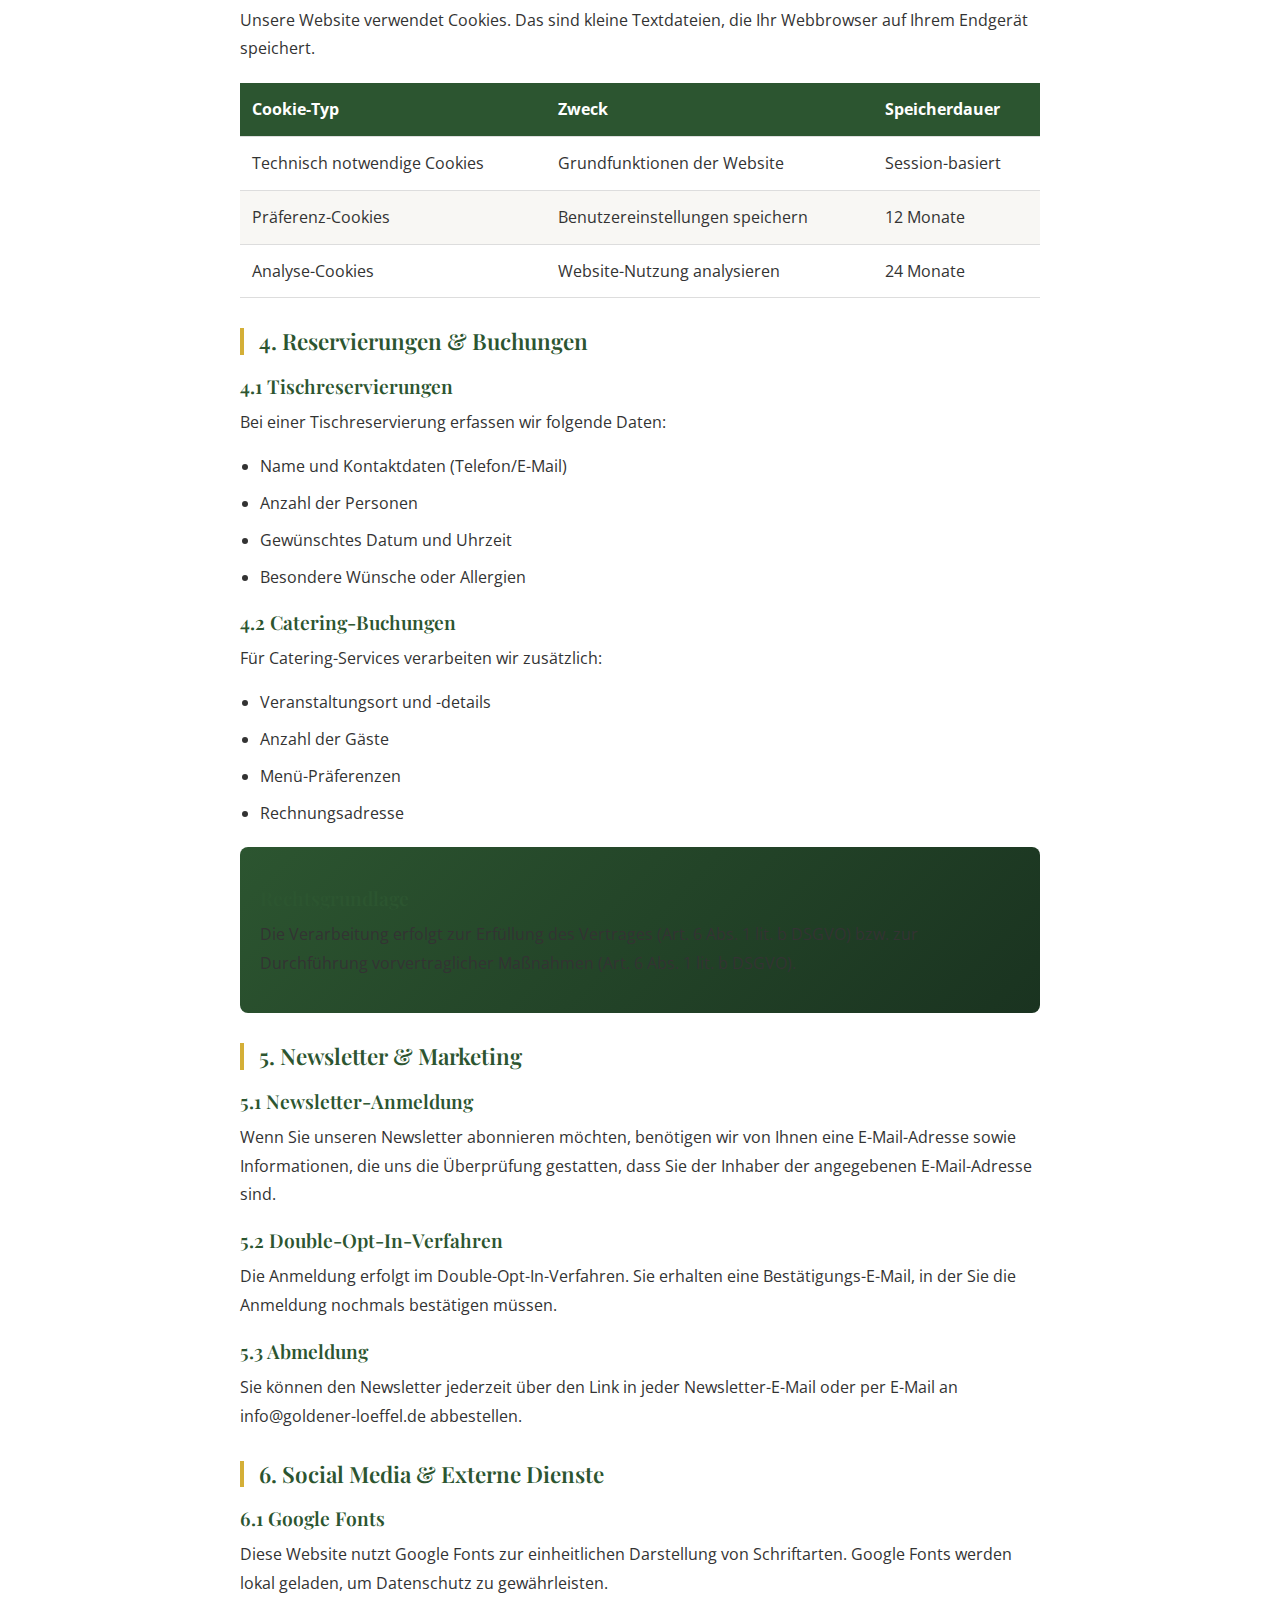
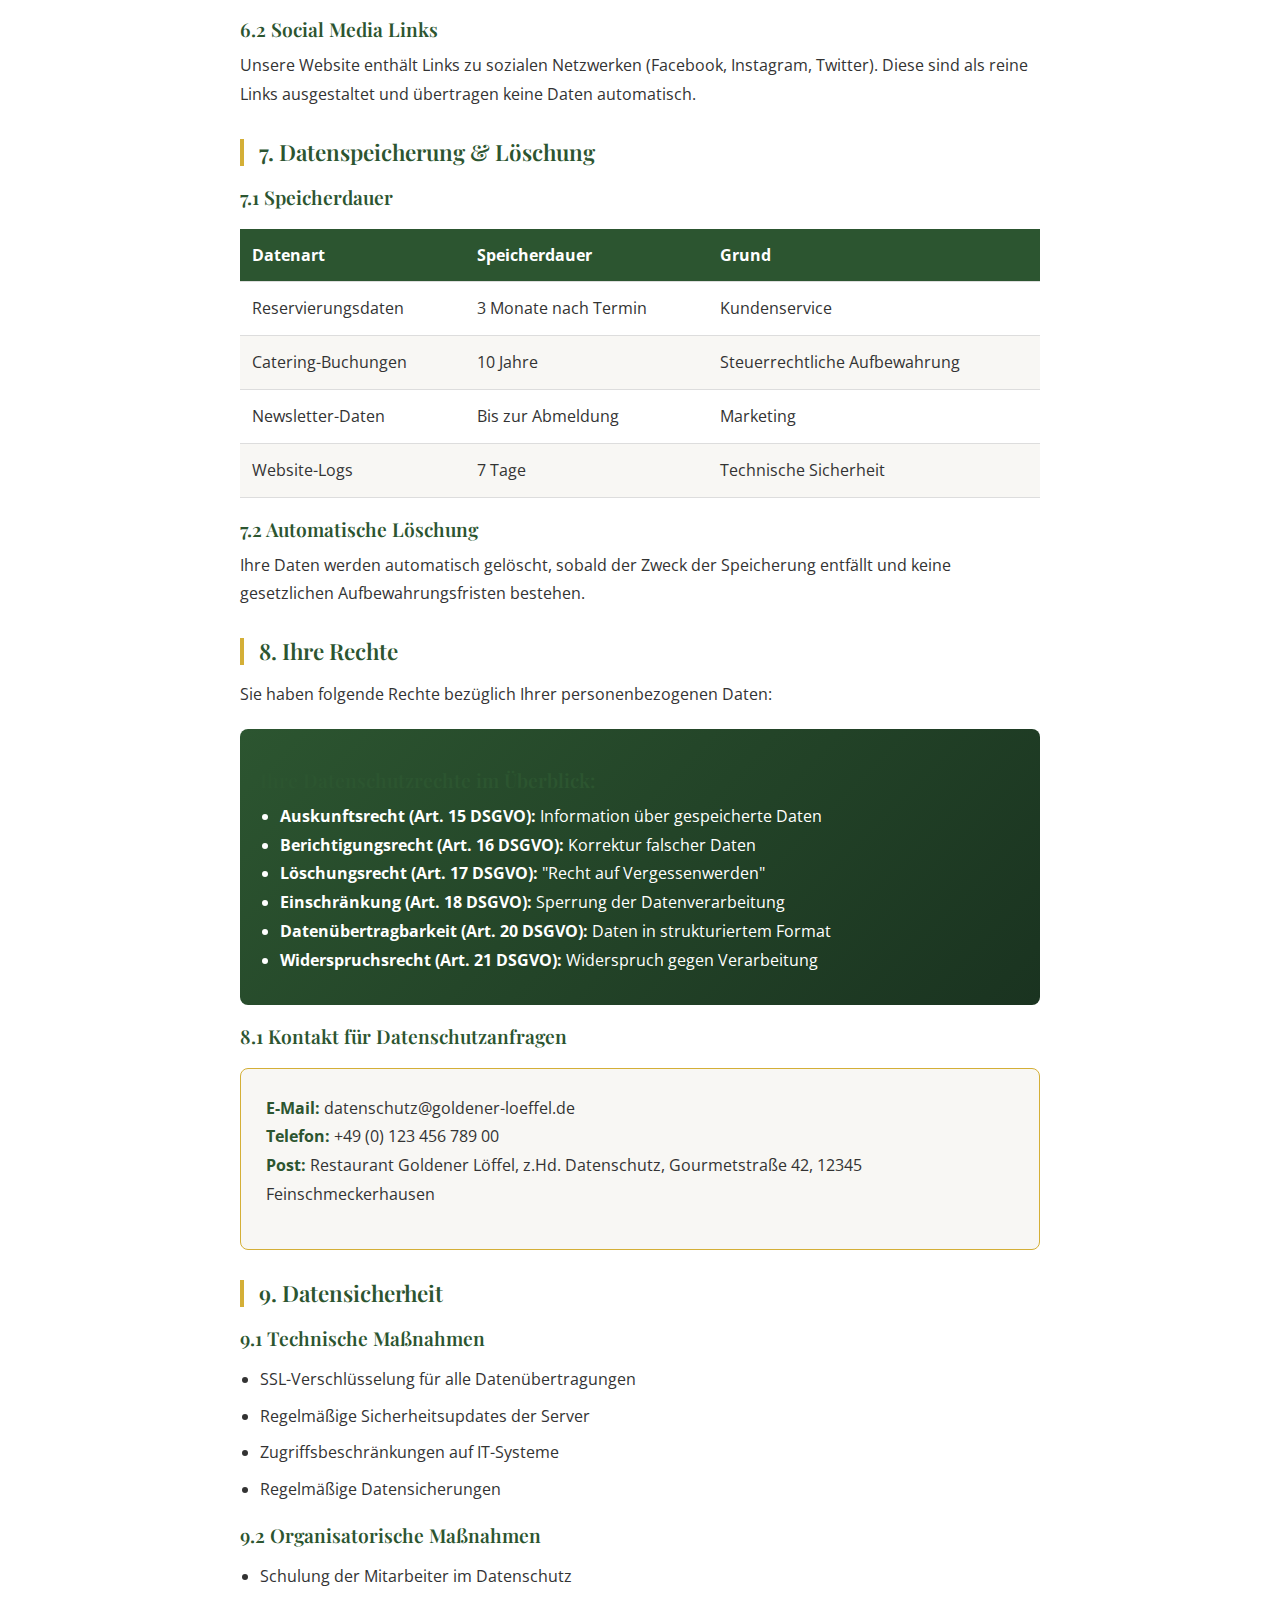
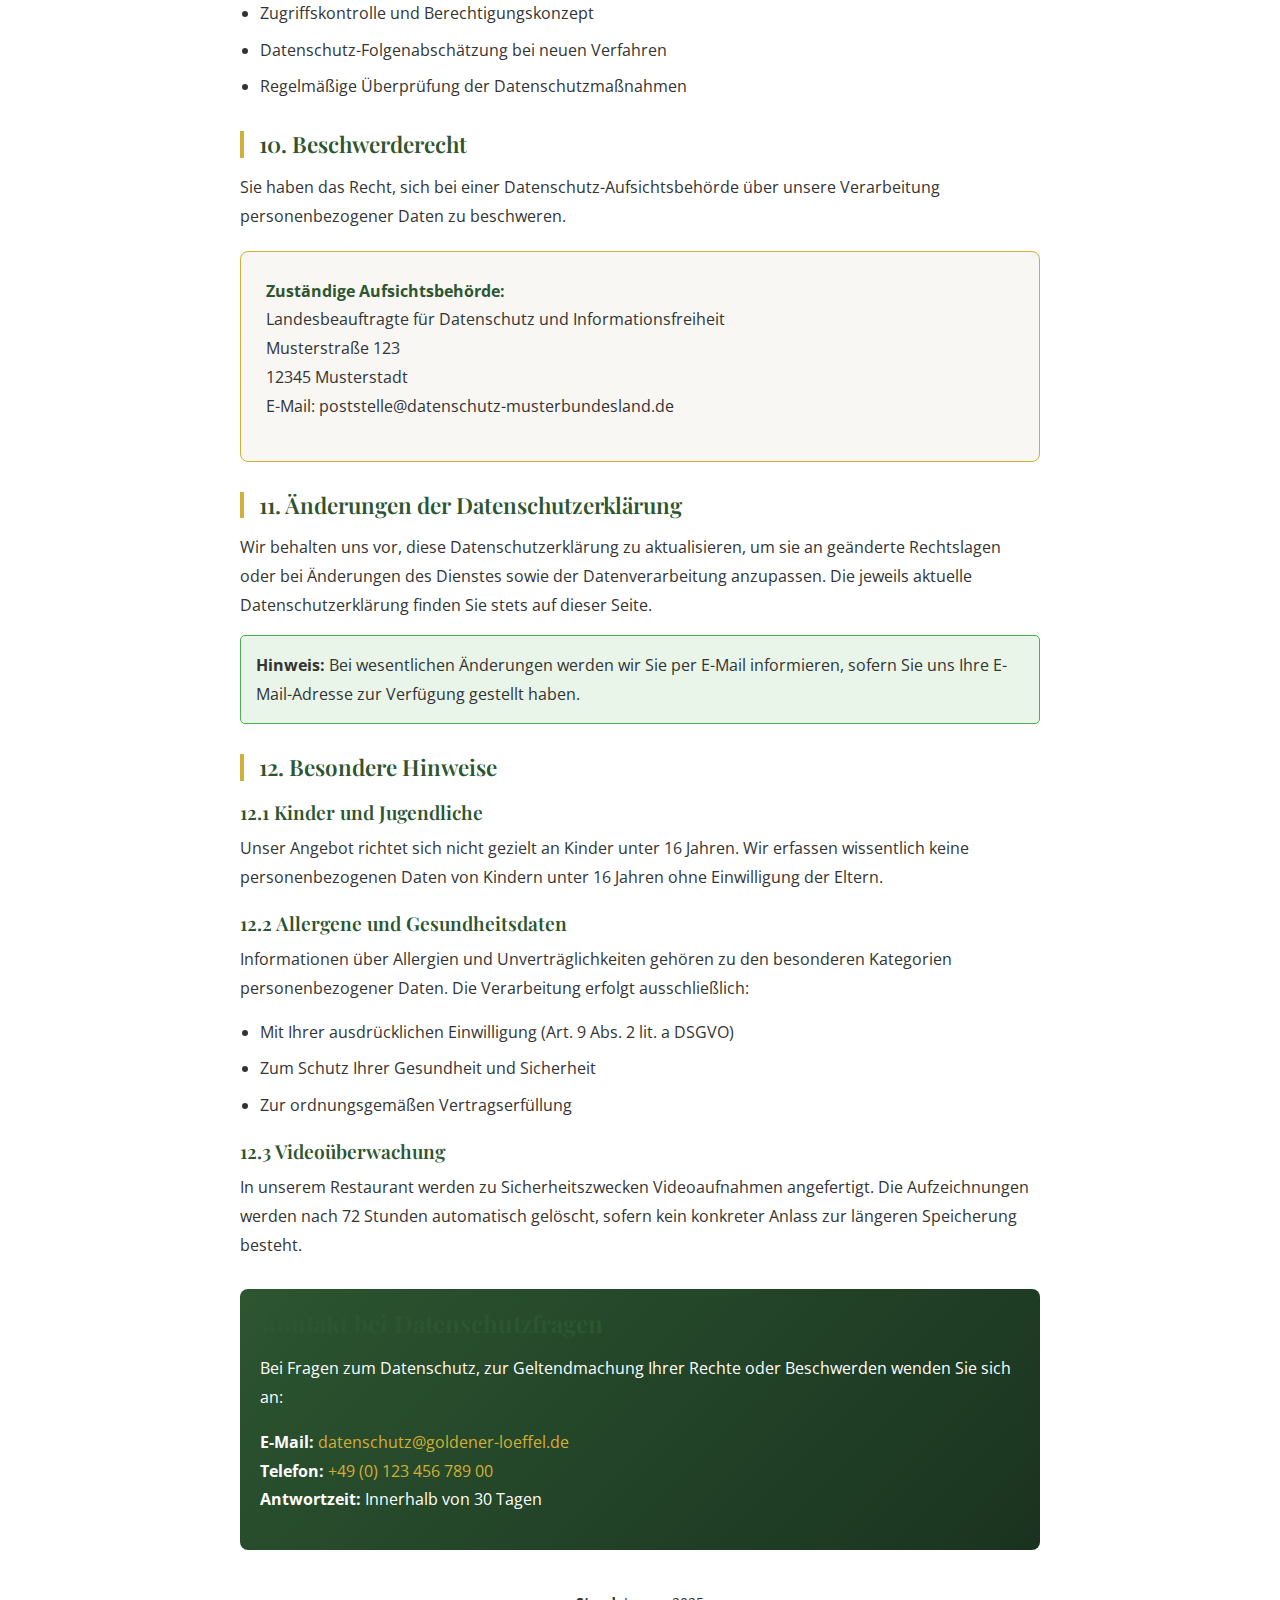
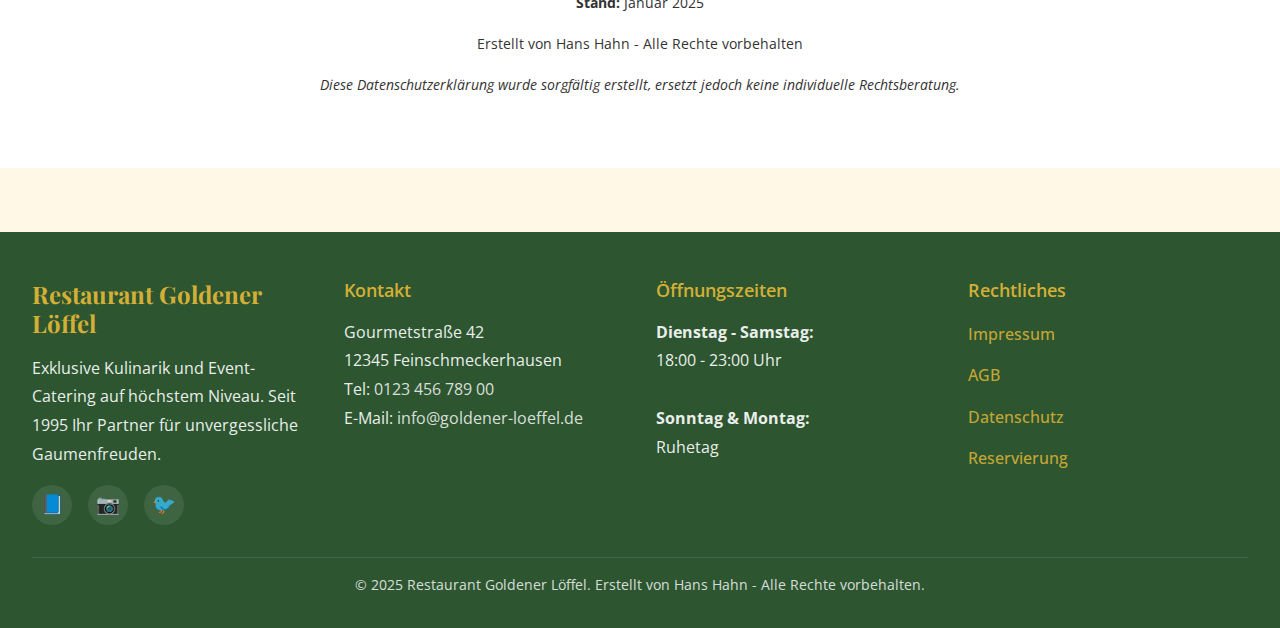
<file: pages/datenschutz.html>
<!DOCTYPE html>
<html lang="de">
<head>
    <!-- Erstellt von Hans Hahn - Alle Rechte vorbehalten -->
    <meta charset="UTF-8">
    <meta name="viewport" content="width=device-width, initial-scale=1.0">
    <meta name="description" content="Datenschutzerklärung - Restaurant Goldener Löffel">
    <meta name="robots" content="noindex, nofollow">
    
    <title>Datenschutzerklärung - Restaurant Goldener Löffel</title>
    
    <!-- Favicon -->
    <link rel="icon" type="image/svg+xml" href="../images/logo.svg">
    
    <!-- Google Fonts -->
    <link rel="preconnect" href="https://fonts.googleapis.com">
    <link rel="preconnect" href="https://fonts.gstatic.com" crossorigin>
    <link href="https://fonts.googleapis.com/css2?family=Playfair+Display:wght@400;700&family=Open+Sans:wght@300;400;600;700&display=swap" rel="stylesheet">
    
    <!-- CSS -->
    <link rel="stylesheet" href="../css/global-layout.css">
    <link rel="stylesheet" href="../css/main.css">
    <link rel="stylesheet" href="../css/components.css">
    <link rel="stylesheet" href="../css/responsive.css">
    
    <style>
        .legal-page {
            background: #fff;
            margin: 100px 0 40px;
            padding: 40px 20px;
            min-height: 70vh;
        }
        
        .legal-container {
            max-width: 800px;
            margin: 0 auto;
            line-height: 1.8;
        }
        
        .legal-title {
            font-family: 'Playfair Display', serif;
            font-size: 2.5rem;
            color: #2C5530;
            text-align: center;
            margin-bottom: 40px;
            border-bottom: 3px solid #D4AF37;
            padding-bottom: 20px;
        }
        
        .legal-section {
            margin-bottom: 30px;
        }
        
        .legal-section h2 {
            color: #2C5530;
            font-size: 1.4rem;
            margin-bottom: 15px;
            font-weight: 600;
            border-left: 4px solid #D4AF37;
            padding-left: 15px;
        }
        
        .legal-section h3 {
            color: #2C5530;
            font-size: 1.2rem;
            margin: 20px 0 10px;
            font-weight: 600;
        }
        
        .legal-section p {
            color: #333;
            margin-bottom: 15px;
        }
        
        .contact-info {
            background: #f8f7f4;
            padding: 25px;
            border-radius: 8px;
            border: 1px solid #D4AF37;
            margin: 20px 0;
        }
        
        .contact-info strong {
            color: #2C5530;
        }
        
        .legal-list {
            margin: 15px 0;
            padding-left: 20px;
        }
        
        .legal-list li {
            margin-bottom: 8px;
            color: #333;
        }
        
        .highlight-box {
            background: linear-gradient(135deg, #2C5530, #1a3320);
            color: white;
            padding: 20px;
            border-radius: 8px;
            margin: 20px 0;
        }
        
        .important-note {
            background: #e8f5e8;
            border: 1px solid #4CAF50;
            padding: 15px;
            border-radius: 5px;
            margin: 15px 0;
        }
        
        .back-button {
            display: inline-block;
            background: #D4AF37;
            color: #2C5530;
            padding: 12px 25px;
            text-decoration: none;
            border-radius: 5px;
            font-weight: 600;
            margin-bottom: 30px;
            transition: all 0.3s ease;
        }
        
        .back-button:hover {
            background: #c49c2f;
            transform: translateY(-2px);
        }
        
        .data-table {
            width: 100%;
            border-collapse: collapse;
            margin: 20px 0;
        }
        
        .data-table th,
        .data-table td {
            padding: 12px;
            text-align: left;
            border-bottom: 1px solid #ddd;
            vertical-align: top;
        }
        
        .data-table th {
            background: #2C5530;
            color: white;
        }
        
        .data-table tr:nth-child(even) {
            background: #f8f7f4;
        }
    </style>
</head>
<body>
    <!-- EINHEITLICHER HEADER -->
    <header class="global-header">
        <div class="header-container">
            <a href="index.html" class="header-logo">
                <img src="../images/logo.svg" alt="Restaurant Goldener Löffel Logo">
                <div class="header-logo-text">
                    <span class="header-logo-title">Goldener Löffel</span>
                    <span class="header-logo-subtitle">Exklusive Kulinarik seit 1995</span>
                </div>
            </a>
            
            <nav class="header-nav">
                <button class="mobile-menu-btn" aria-label="Menü öffnen">
                    <span></span>
                    <span></span>
                    <span></span>
                </button>
                <ul class="header-menu">
                    <li><a href="index.html">Start</a></li>
                    <li><a href="speisekarte.html">Speisekarte</a></li>
                    <li><a href="chefkoechin.html">Chefköchin</a></li>
                    <li><a href="signature-kollektionen.html">Signature</a></li>
                    <li><a href="reservierung.html">Reservierung</a></li>
                    <li><a href="rezepte.html">Rezepte</a></li>
                </ul>
            </nav>
        </div>
    </header>

    <!-- Datenschutz Content -->
    <main class="legal-page">
        <div class="legal-container">
            <a href="index.html" class="back-button">← Zurück zur Startseite</a>
            
            <h1 class="legal-title">Datenschutzerklärung</h1>
            
            <div class="important-note">
                <strong>Ihre Privatsphäre ist uns wichtig!</strong> Diese Datenschutzerklärung informiert Sie über die Art, 
                den Umfang und Zweck der Verarbeitung personenbezogener Daten auf unserer Website und in unserem Restaurant.
            </div>

            <div class="legal-section">
                <h2>1. Verantwortlicher</h2>
                <div class="contact-info">
                    <p><strong>Restaurant Goldener Löffel</strong><br>
                    Inhaber: Hans Hahn<br>
                    Gourmetstraße 42<br>
                    12345 Feinschmeckerhausen<br>
                    Deutschland<br><br>
                    <strong>Telefon:</strong> +49 (0) 123 456 789 00<br>
                    <strong>E-Mail:</strong> info@goldener-loeffel.de<br>
                    <strong>Datenschutz-E-Mail:</strong> datenschutz@goldener-loeffel.de</p>
                </div>
            </div>

            <div class="legal-section">
                <h2>2. Allgemeine Hinweise</h2>
                <p>Die folgenden Hinweise geben einen einfachen Überblick darüber, was mit Ihren personenbezogenen 
                Daten passiert, wenn Sie unsere Website besuchen oder unsere Dienstleistungen in Anspruch nehmen. 
                Personenbezogene Daten sind alle Daten, mit denen Sie persönlich identifiziert werden können.</p>
                
                <h3>2.1 Rechtsgrundlage</h3>
                <p>Die Verarbeitung Ihrer personenbezogenen Daten erfolgt auf Grundlage der EU-Datenschutz-Grundverordnung 
                (DSGVO) und des Bundesdatenschutzgesetzes (BDSG).</p>
            </div>

            <div class="legal-section">
                <h2>3. Datenerfassung auf unserer Website</h2>
                
                <h3>3.1 Automatische Datenerfassung</h3>
                <p>Beim Besuch unserer Website erfassen unsere Server automatisch Informationen, die Ihr Browser übermittelt:</p>
                <ul class="legal-list">
                    <li>IP-Adresse des zugreifenden Rechners</li>
                    <li>Datum und Uhrzeit des Zugriffs</li>
                    <li>Name und URL der abgerufenen Datei</li>
                    <li>Website, von der aus der Zugriff erfolgt (Referrer-URL)</li>
                    <li>Verwendeter Browser und ggf. das Betriebssystem</li>
                </ul>
                
                <h3>3.2 Cookies</h3>
                <p>Unsere Website verwendet Cookies. Das sind kleine Textdateien, die Ihr Webbrowser auf Ihrem Endgerät speichert.</p>
                
                <table class="data-table">
                    <thead>
                        <tr>
                            <th>Cookie-Typ</th>
                            <th>Zweck</th>
                            <th>Speicherdauer</th>
                        </tr>
                    </thead>
                    <tbody>
                        <tr>
                            <td>Technisch notwendige Cookies</td>
                            <td>Grundfunktionen der Website</td>
                            <td>Session-basiert</td>
                        </tr>
                        <tr>
                            <td>Präferenz-Cookies</td>
                            <td>Benutzereinstellungen speichern</td>
                            <td>12 Monate</td>
                        </tr>
                        <tr>
                            <td>Analyse-Cookies</td>
                            <td>Website-Nutzung analysieren</td>
                            <td>24 Monate</td>
                        </tr>
                    </tbody>
                </table>
            </div>

            <div class="legal-section">
                <h2>4. Reservierungen & Buchungen</h2>
                
                <h3>4.1 Tischreservierungen</h3>
                <p>Bei einer Tischreservierung erfassen wir folgende Daten:</p>
                <ul class="legal-list">
                    <li>Name und Kontaktdaten (Telefon/E-Mail)</li>
                    <li>Anzahl der Personen</li>
                    <li>Gewünschtes Datum und Uhrzeit</li>
                    <li>Besondere Wünsche oder Allergien</li>
                </ul>
                
                <h3>4.2 Catering-Buchungen</h3>
                <p>Für Catering-Services verarbeiten wir zusätzlich:</p>
                <ul class="legal-list">
                    <li>Veranstaltungsort und -details</li>
                    <li>Anzahl der Gäste</li>
                    <li>Menü-Präferenzen</li>
                    <li>Rechnungsadresse</li>
                </ul>
                
                <div class="highlight-box">
                    <h3>Rechtsgrundlage</h3>
                    <p>Die Verarbeitung erfolgt zur Erfüllung des Vertrages (Art. 6 Abs. 1 lit. b DSGVO) 
                    bzw. zur Durchführung vorvertraglicher Maßnahmen (Art. 6 Abs. 1 lit. b DSGVO).</p>
                </div>
            </div>

            <div class="legal-section">
                <h2>5. Newsletter & Marketing</h2>
                
                <h3>5.1 Newsletter-Anmeldung</h3>
                <p>Wenn Sie unseren Newsletter abonnieren möchten, benötigen wir von Ihnen eine E-Mail-Adresse 
                sowie Informationen, die uns die Überprüfung gestatten, dass Sie der Inhaber der angegebenen 
                E-Mail-Adresse sind.</p>
                
                <h3>5.2 Double-Opt-In-Verfahren</h3>
                <p>Die Anmeldung erfolgt im Double-Opt-In-Verfahren. Sie erhalten eine Bestätigungs-E-Mail, 
                in der Sie die Anmeldung nochmals bestätigen müssen.</p>
                
                <h3>5.3 Abmeldung</h3>
                <p>Sie können den Newsletter jederzeit über den Link in jeder Newsletter-E-Mail oder per 
                E-Mail an info@goldener-loeffel.de abbestellen.</p>
            </div>

            <div class="legal-section">
                <h2>6. Social Media & Externe Dienste</h2>
                
                <h3>6.1 Google Fonts</h3>
                <p>Diese Website nutzt Google Fonts zur einheitlichen Darstellung von Schriftarten. 
                Google Fonts werden lokal geladen, um Datenschutz zu gewährleisten.</p>
                
                <h3>6.2 Social Media Links</h3>
                <p>Unsere Website enthält Links zu sozialen Netzwerken (Facebook, Instagram, Twitter). 
                Diese sind als reine Links ausgestaltet und übertragen keine Daten automatisch.</p>
            </div>

            <div class="legal-section">
                <h2>7. Datenspeicherung & Löschung</h2>
                
                <h3>7.1 Speicherdauer</h3>
                <table class="data-table">
                    <thead>
                        <tr>
                            <th>Datenart</th>
                            <th>Speicherdauer</th>
                            <th>Grund</th>
                        </tr>
                    </thead>
                    <tbody>
                        <tr>
                            <td>Reservierungsdaten</td>
                            <td>3 Monate nach Termin</td>
                            <td>Kundenservice</td>
                        </tr>
                        <tr>
                            <td>Catering-Buchungen</td>
                            <td>10 Jahre</td>
                            <td>Steuerrechtliche Aufbewahrung</td>
                        </tr>
                        <tr>
                            <td>Newsletter-Daten</td>
                            <td>Bis zur Abmeldung</td>
                            <td>Marketing</td>
                        </tr>
                        <tr>
                            <td>Website-Logs</td>
                            <td>7 Tage</td>
                            <td>Technische Sicherheit</td>
                        </tr>
                    </tbody>
                </table>
                
                <h3>7.2 Automatische Löschung</h3>
                <p>Ihre Daten werden automatisch gelöscht, sobald der Zweck der Speicherung entfällt und 
                keine gesetzlichen Aufbewahrungsfristen bestehen.</p>
            </div>

            <div class="legal-section">
                <h2>8. Ihre Rechte</h2>
                
                <p>Sie haben folgende Rechte bezüglich Ihrer personenbezogenen Daten:</p>
                
                <div class="highlight-box">
                    <h3>Ihre Datenschutzrechte im Überblick:</h3>
                    <ul style="margin: 10px 0; padding-left: 20px;">
                        <li><strong>Auskunftsrecht (Art. 15 DSGVO):</strong> Information über gespeicherte Daten</li>
                        <li><strong>Berichtigungsrecht (Art. 16 DSGVO):</strong> Korrektur falscher Daten</li>
                        <li><strong>Löschungsrecht (Art. 17 DSGVO):</strong> "Recht auf Vergessenwerden"</li>
                        <li><strong>Einschränkung (Art. 18 DSGVO):</strong> Sperrung der Datenverarbeitung</li>
                        <li><strong>Datenübertragbarkeit (Art. 20 DSGVO):</strong> Daten in strukturiertem Format</li>
                        <li><strong>Widerspruchsrecht (Art. 21 DSGVO):</strong> Widerspruch gegen Verarbeitung</li>
                    </ul>
                </div>
                
                <h3>8.1 Kontakt für Datenschutzanfragen</h3>
                <div class="contact-info">
                    <p><strong>E-Mail:</strong> datenschutz@goldener-loeffel.de<br>
                    <strong>Telefon:</strong> +49 (0) 123 456 789 00<br>
                    <strong>Post:</strong> Restaurant Goldener Löffel, z.Hd. Datenschutz, Gourmetstraße 42, 12345 Feinschmeckerhausen</p>
                </div>
            </div>

            <div class="legal-section">
                <h2>9. Datensicherheit</h2>
                
                <h3>9.1 Technische Maßnahmen</h3>
                <ul class="legal-list">
                    <li>SSL-Verschlüsselung für alle Datenübertragungen</li>
                    <li>Regelmäßige Sicherheitsupdates der Server</li>
                    <li>Zugriffsbeschränkungen auf IT-Systeme</li>
                    <li>Regelmäßige Datensicherungen</li>
                </ul>
                
                <h3>9.2 Organisatorische Maßnahmen</h3>
                <ul class="legal-list">
                    <li>Schulung der Mitarbeiter im Datenschutz</li>
                    <li>Zugriffskontrolle und Berechtigungskonzept</li>
                    <li>Datenschutz-Folgenabschätzung bei neuen Verfahren</li>
                    <li>Regelmäßige Überprüfung der Datenschutzmaßnahmen</li>
                </ul>
            </div>

            <div class="legal-section">
                <h2>10. Beschwerderecht</h2>
                
                <p>Sie haben das Recht, sich bei einer Datenschutz-Aufsichtsbehörde über unsere Verarbeitung 
                personenbezogener Daten zu beschweren.</p>
                
                <div class="contact-info">
                    <p><strong>Zuständige Aufsichtsbehörde:</strong><br>
                    Landesbeauftragte für Datenschutz und Informationsfreiheit<br>
                    Musterstraße 123<br>
                    12345 Musterstadt<br>
                    E-Mail: poststelle@datenschutz-musterbundesland.de</p>
                </div>
            </div>

            <div class="legal-section">
                <h2>11. Änderungen der Datenschutzerklärung</h2>
                
                <p>Wir behalten uns vor, diese Datenschutzerklärung zu aktualisieren, um sie an geänderte 
                Rechtslagen oder bei Änderungen des Dienstes sowie der Datenverarbeitung anzupassen. 
                Die jeweils aktuelle Datenschutzerklärung finden Sie stets auf dieser Seite.</p>
                
                <div class="important-note">
                    <strong>Hinweis:</strong> Bei wesentlichen Änderungen werden wir Sie per E-Mail informieren, 
                    sofern Sie uns Ihre E-Mail-Adresse zur Verfügung gestellt haben.
                </div>
            </div>

            <div class="legal-section">
                <h2>12. Besondere Hinweise</h2>
                
                <h3>12.1 Kinder und Jugendliche</h3>
                <p>Unser Angebot richtet sich nicht gezielt an Kinder unter 16 Jahren. Wir erfassen wissentlich 
                keine personenbezogenen Daten von Kindern unter 16 Jahren ohne Einwilligung der Eltern.</p>
                
                <h3>12.2 Allergene und Gesundheitsdaten</h3>
                <p>Informationen über Allergien und Unverträglichkeiten gehören zu den besonderen Kategorien 
                personenbezogener Daten. Die Verarbeitung erfolgt ausschließlich:</p>
                <ul class="legal-list">
                    <li>Mit Ihrer ausdrücklichen Einwilligung (Art. 9 Abs. 2 lit. a DSGVO)</li>
                    <li>Zum Schutz Ihrer Gesundheit und Sicherheit</li>
                    <li>Zur ordnungsgemäßen Vertragserfüllung</li>
                </ul>
                
                <h3>12.3 Videoüberwachung</h3>
                <p>In unserem Restaurant werden zu Sicherheitszwecken Videoaufnahmen angefertigt. 
                Die Aufzeichnungen werden nach 72 Stunden automatisch gelöscht, sofern kein konkreter 
                Anlass zur längeren Speicherung besteht.</p>
            </div>

            <div class="highlight-box">
                <h3>Kontakt bei Datenschutzfragen</h3>
                <p>Bei Fragen zum Datenschutz, zur Geltendmachung Ihrer Rechte oder Beschwerden wenden Sie sich an:</p>
                <p><strong>E-Mail:</strong> <a href="mailto:datenschutz@goldener-loeffel.de" style="color: #D4AF37;">datenschutz@goldener-loeffel.de</a><br>
                <strong>Telefon:</strong> <a href="tel:+4912345678900" style="color: #D4AF37;">+49 (0) 123 456 789 00</a><br>
                <strong>Antwortzeit:</strong> Innerhalb von 30 Tagen</p>
            </div>

            <div class="legal-section" style="margin-top: 40px; text-align: center; font-size: 0.9rem; color: #666;">
                <p><strong>Stand:</strong> Januar 2025</p>
                <p>Erstellt von Hans Hahn - Alle Rechte vorbehalten</p>
                <p><em>Diese Datenschutzerklärung wurde sorgfältig erstellt, ersetzt jedoch keine individuelle Rechtsberatung.</em></p>
            </div>
        </div>
    </main>

    <!-- EINHEITLICHER FOOTER -->
    <footer class="global-footer">
        <div class="footer-container">
            <div class="footer-grid">
                <div class="footer-column">
                    <h3>Restaurant Goldener Löffel</h3>
                    <p>
                        Exklusive Kulinarik und Event-Catering auf höchstem Niveau. 
                        Seit 1995 Ihr Partner für unvergessliche Gaumenfreuden.
                    </p>
                    <div class="footer-social">
                        <a href="#" aria-label="Facebook">📘</a>
                        <a href="#" aria-label="Instagram">📷</a>
                        <a href="#" aria-label="Twitter">🐦</a>
                    </div>
                </div>
                
                <div class="footer-column">
                    <h4>Kontakt</h4>
                    <address>
                        Gourmetstraße 42<br>
                        12345 Feinschmeckerhausen<br>
                        Tel: <a href="tel:+4912345678900">0123 456 789 00</a><br>
                        E-Mail: <a href="mailto:info@goldener-loeffel.de">info@goldener-loeffel.de</a>
                    </address>
                </div>
                
                <div class="footer-column">
                    <h4>Öffnungszeiten</h4>
                    <p>
                        <strong>Dienstag - Samstag:</strong><br>
                        18:00 - 23:00 Uhr<br><br>
                        <strong>Sonntag & Montag:</strong><br>
                        Ruhetag
                    </p>
                </div>
                
                <div class="footer-column footer-legal">
                    <h4>Rechtliches</h4>
                    <ul style="list-style: none; padding: 0;">
                        <li><a href="impressum.html" style="color: #D4AF37;">Impressum</a></li>
                        <li><a href="agb.html" style="color: #D4AF37;">AGB</a></li>
                        <li><a href="datenschutz.html" style="color: #D4AF37;">Datenschutz</a></li>
                        <li><a href="reservierung.html" style="color: #D4AF37;">Reservierung</a></li>
                    </ul>
                </div>
            </div>
            
            <div class="footer-divider"></div>
            
            <div class="footer-bottom">
                <p>&copy; 2025 Restaurant Goldener Löffel. Erstellt von Hans Hahn - Alle Rechte vorbehalten.</p>
            </div>
        </div>
    </footer>

    <!-- JavaScript -->
    <script>
        // Mobile Menu Toggle
        document.addEventListener('DOMContentLoaded', function() {
            const mobileMenuBtn = document.querySelector('.mobile-menu-btn');
            const headerMenu = document.querySelector('.header-menu');
            
            if (mobileMenuBtn) {
                mobileMenuBtn.addEventListener('click', function() {
                    this.classList.toggle('active');
                    headerMenu.classList.toggle('active');
                });
            }
            
            // Schließe Menü beim Klick außerhalb
            document.addEventListener('click', function(e) {
                if (!e.target.closest('.header-nav')) {
                    mobileMenuBtn?.classList.remove('active');
                    headerMenu?.classList.remove('active');
                }
            });
        });
    </script>
</body>
</html>
</file>
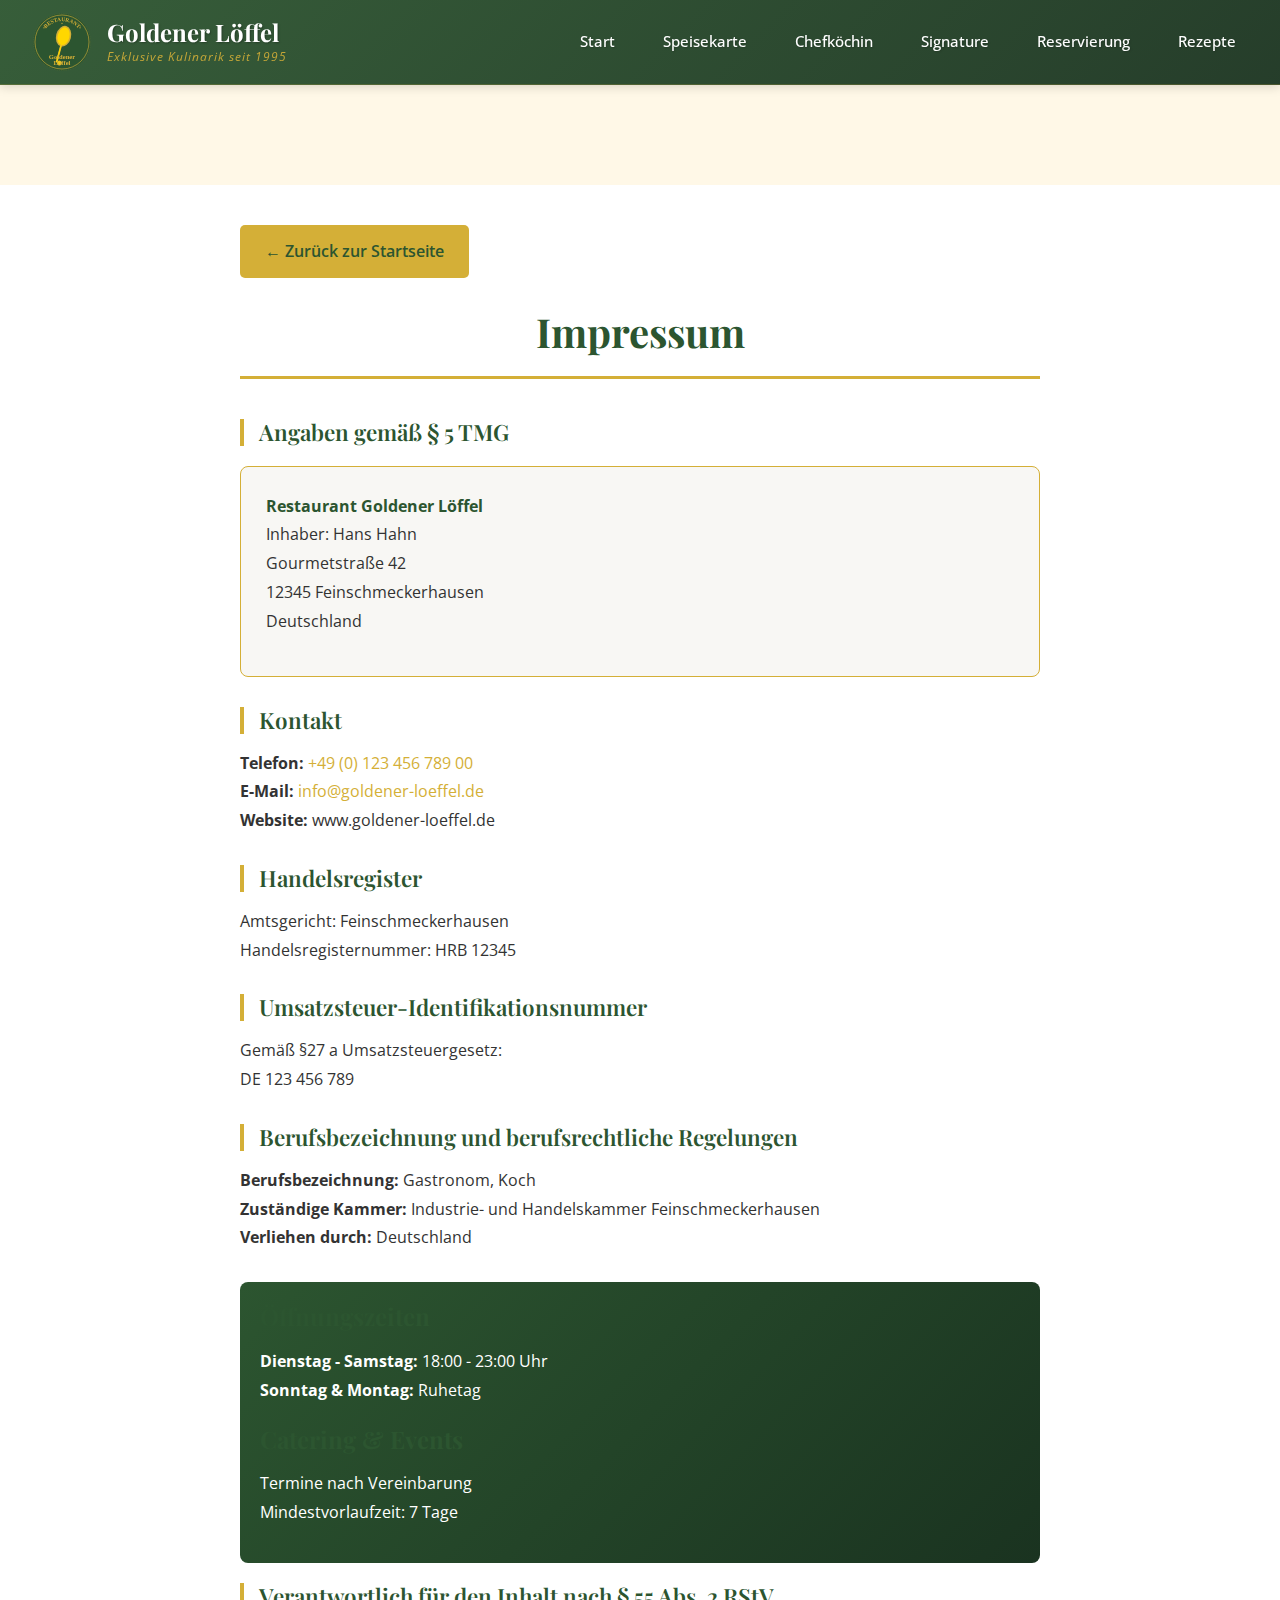
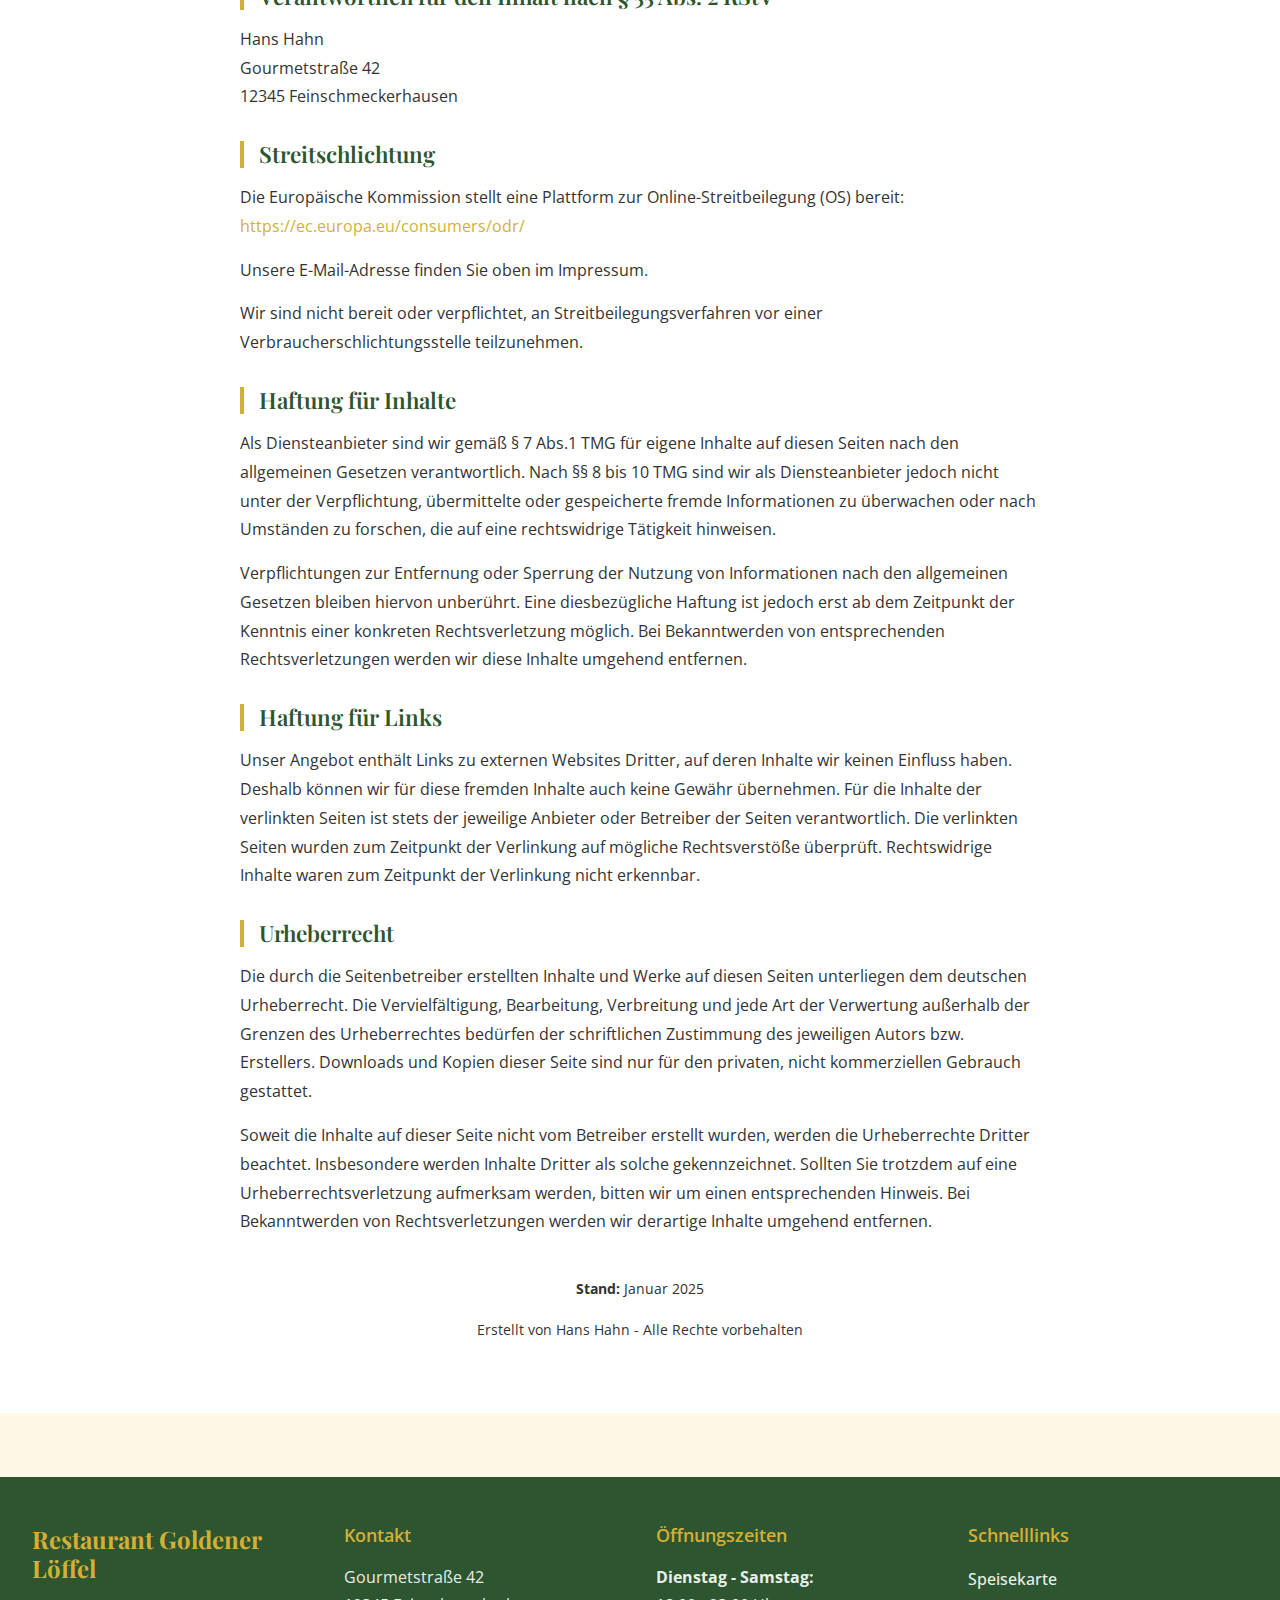
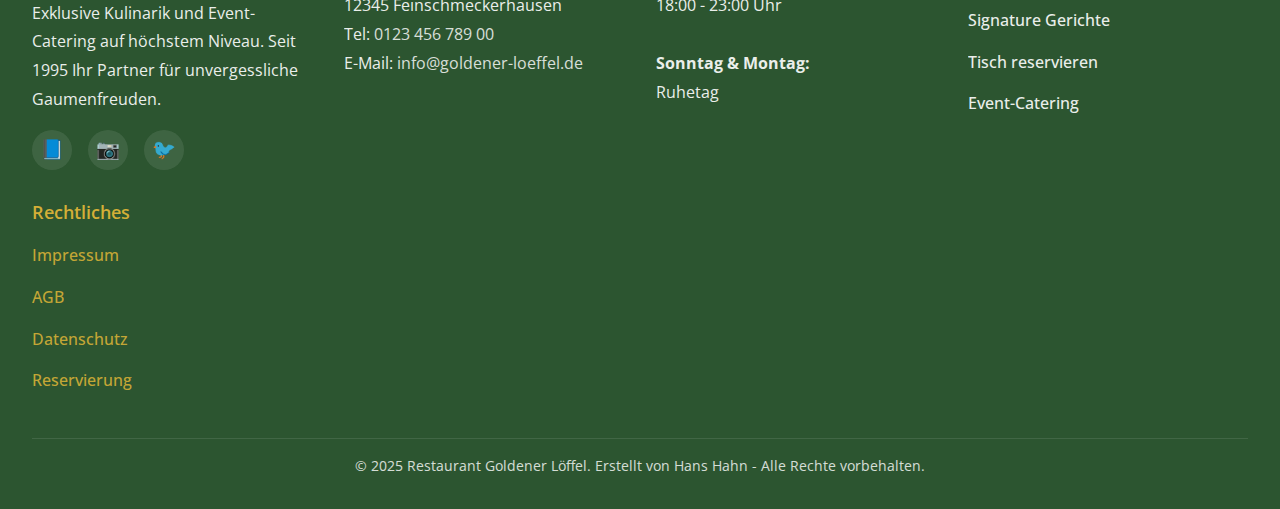
<file: pages/impressum.html>
<!DOCTYPE html>
<html lang="de">
<head>
    <!-- Erstellt von Hans Hahn - Alle Rechte vorbehalten -->
    <meta charset="UTF-8">
    <meta name="viewport" content="width=device-width, initial-scale=1.0">
    <meta name="description" content="Impressum - Restaurant Goldener Löffel">
    <meta name="robots" content="noindex, nofollow">
    
    <title>Impressum - Restaurant Goldener Löffel</title>
    
    <!-- Favicon -->
    <link rel="icon" type="image/svg+xml" href="../images/logo.svg">
    
    <!-- Google Fonts -->
    <link rel="preconnect" href="https://fonts.googleapis.com">
    <link rel="preconnect" href="https://fonts.gstatic.com" crossorigin>
    <link href="https://fonts.googleapis.com/css2?family=Playfair+Display:wght@400;700&family=Open+Sans:wght@300;400;600;700&display=swap" rel="stylesheet">
    
    <!-- CSS -->
    <link rel="stylesheet" href="../css/global-layout.css">
    <link rel="stylesheet" href="../css/main.css">
    <link rel="stylesheet" href="../css/components.css">
    <link rel="stylesheet" href="../css/responsive.css">
    
    <style>
        .legal-page {
            background: #fff;
            margin: 100px 0 40px;
            padding: 40px 20px;
            min-height: 70vh;
        }
        
        .legal-container {
            max-width: 800px;
            margin: 0 auto;
            line-height: 1.8;
        }
        
        .legal-title {
            font-family: 'Playfair Display', serif;
            font-size: 2.5rem;
            color: #2C5530;
            text-align: center;
            margin-bottom: 40px;
            border-bottom: 3px solid #D4AF37;
            padding-bottom: 20px;
        }
        
        .legal-section {
            margin-bottom: 30px;
        }
        
        .legal-section h2 {
            color: #2C5530;
            font-size: 1.4rem;
            margin-bottom: 15px;
            font-weight: 600;
            border-left: 4px solid #D4AF37;
            padding-left: 15px;
        }
        
        .legal-section h3 {
            color: #2C5530;
            font-size: 1.2rem;
            margin: 20px 0 10px;
            font-weight: 600;
        }
        
        .legal-section p {
            color: #333;
            margin-bottom: 15px;
        }
        
        .contact-info {
            background: #f8f7f4;
            padding: 25px;
            border-radius: 8px;
            border: 1px solid #D4AF37;
            margin: 20px 0;
        }
        
        .contact-info strong {
            color: #2C5530;
        }
        
        .legal-list {
            margin: 15px 0;
            padding-left: 20px;
        }
        
        .legal-list li {
            margin-bottom: 8px;
            color: #333;
        }
        
        .highlight-box {
            background: linear-gradient(135deg, #2C5530, #1a3320);
            color: white;
            padding: 20px;
            border-radius: 8px;
            margin: 20px 0;
        }
        
        .back-button {
            display: inline-block;
            background: #D4AF37;
            color: #2C5530;
            padding: 12px 25px;
            text-decoration: none;
            border-radius: 5px;
            font-weight: 600;
            margin-bottom: 30px;
            transition: all 0.3s ease;
        }
        
        .back-button:hover {
            background: #c49c2f;
            transform: translateY(-2px);
        }
    </style>
</head>
<body>
    <!-- EINHEITLICHER HEADER -->
    <header class="global-header">
        <div class="header-container">
            <a href="index.html" class="header-logo">
                <img src="../images/logo.svg" alt="Restaurant Goldener Löffel Logo">
                <div class="header-logo-text">
                    <span class="header-logo-title">Goldener Löffel</span>
                    <span class="header-logo-subtitle">Exklusive Kulinarik seit 1995</span>
                </div>
            </a>
            
            <nav class="header-nav">
                <button class="mobile-menu-btn" aria-label="Menü öffnen">
                    <span></span>
                    <span></span>
                    <span></span>
                </button>
                <ul class="header-menu">
                    <li><a href="index.html">Start</a></li>
                    <li><a href="speisekarte.html">Speisekarte</a></li>
                    <li><a href="chefkoechin.html">Chefköchin</a></li>
                    <li><a href="signature-kollektionen.html">Signature</a></li>
                    <li><a href="reservierung.html">Reservierung</a></li>
                    <li><a href="rezepte.html">Rezepte</a></li>
                </ul>
            </nav>
        </div>
    </header>

    <!-- Impressum Content -->
    <main class="legal-page">
        <div class="legal-container">
            <a href="index.html" class="back-button">← Zurück zur Startseite</a>
            
            <h1 class="legal-title">Impressum</h1>
            
            <div class="legal-section">
                <h2>Angaben gemäß § 5 TMG</h2>
                <div class="contact-info">
                    <p><strong>Restaurant Goldener Löffel</strong><br>
                    Inhaber: Hans Hahn<br>
                    Gourmetstraße 42<br>
                    12345 Feinschmeckerhausen<br>
                    Deutschland</p>
                </div>
            </div>

            <div class="legal-section">
                <h2>Kontakt</h2>
                <p><strong>Telefon:</strong> <a href="tel:+4912345678900">+49 (0) 123 456 789 00</a><br>
                <strong>E-Mail:</strong> <a href="mailto:info@goldener-loeffel.de">info@goldener-loeffel.de</a><br>
                <strong>Website:</strong> www.goldener-loeffel.de</p>
            </div>

            <div class="legal-section">
                <h2>Handelsregister</h2>
                <p>Amtsgericht: Feinschmeckerhausen<br>
                Handelsregisternummer: HRB 12345</p>
            </div>

            <div class="legal-section">
                <h2>Umsatzsteuer-Identifikationsnummer</h2>
                <p>Gemäß §27 a Umsatzsteuergesetz:<br>
                DE 123 456 789</p>
            </div>

            <div class="legal-section">
                <h2>Berufsbezeichnung und berufsrechtliche Regelungen</h2>
                <p><strong>Berufsbezeichnung:</strong> Gastronom, Koch<br>
                <strong>Zuständige Kammer:</strong> Industrie- und Handelskammer Feinschmeckerhausen<br>
                <strong>Verliehen durch:</strong> Deutschland</p>
            </div>

            <div class="highlight-box">
                <h3>Öffnungszeiten</h3>
                <p><strong>Dienstag - Samstag:</strong> 18:00 - 23:00 Uhr<br>
                <strong>Sonntag & Montag:</strong> Ruhetag</p>
                
                <h3 style="margin-top: 20px;">Catering & Events</h3>
                <p>Termine nach Vereinbarung<br>
                Mindestvorlaufzeit: 7 Tage</p>
            </div>

            <div class="legal-section">
                <h2>Verantwortlich für den Inhalt nach § 55 Abs. 2 RStV</h2>
                <p>Hans Hahn<br>
                Gourmetstraße 42<br>
                12345 Feinschmeckerhausen</p>
            </div>

            <div class="legal-section">
                <h2>Streitschlichtung</h2>
                <p>Die Europäische Kommission stellt eine Plattform zur Online-Streitbeilegung (OS) bereit: 
                <a href="https://ec.europa.eu/consumers/odr/" target="_blank" rel="noopener">https://ec.europa.eu/consumers/odr/</a></p>
                
                <p>Unsere E-Mail-Adresse finden Sie oben im Impressum.</p>
                
                <p>Wir sind nicht bereit oder verpflichtet, an Streitbeilegungsverfahren vor einer 
                Verbraucherschlichtungsstelle teilzunehmen.</p>
            </div>

            <div class="legal-section">
                <h2>Haftung für Inhalte</h2>
                <p>Als Diensteanbieter sind wir gemäß § 7 Abs.1 TMG für eigene Inhalte auf diesen Seiten nach den 
                allgemeinen Gesetzen verantwortlich. Nach §§ 8 bis 10 TMG sind wir als Diensteanbieter jedoch nicht 
                unter der Verpflichtung, übermittelte oder gespeicherte fremde Informationen zu überwachen oder nach 
                Umständen zu forschen, die auf eine rechtswidrige Tätigkeit hinweisen.</p>
                
                <p>Verpflichtungen zur Entfernung oder Sperrung der Nutzung von Informationen nach den allgemeinen 
                Gesetzen bleiben hiervon unberührt. Eine diesbezügliche Haftung ist jedoch erst ab dem Zeitpunkt der 
                Kenntnis einer konkreten Rechtsverletzung möglich. Bei Bekanntwerden von entsprechenden Rechtsverletzungen 
                werden wir diese Inhalte umgehend entfernen.</p>
            </div>

            <div class="legal-section">
                <h2>Haftung für Links</h2>
                <p>Unser Angebot enthält Links zu externen Websites Dritter, auf deren Inhalte wir keinen Einfluss haben. 
                Deshalb können wir für diese fremden Inhalte auch keine Gewähr übernehmen. Für die Inhalte der verlinkten 
                Seiten ist stets der jeweilige Anbieter oder Betreiber der Seiten verantwortlich. Die verlinkten Seiten 
                wurden zum Zeitpunkt der Verlinkung auf mögliche Rechtsverstöße überprüft. Rechtswidrige Inhalte waren 
                zum Zeitpunkt der Verlinkung nicht erkennbar.</p>
            </div>

            <div class="legal-section">
                <h2>Urheberrecht</h2>
                <p>Die durch die Seitenbetreiber erstellten Inhalte und Werke auf diesen Seiten unterliegen dem deutschen 
                Urheberrecht. Die Vervielfältigung, Bearbeitung, Verbreitung und jede Art der Verwertung außerhalb der 
                Grenzen des Urheberrechtes bedürfen der schriftlichen Zustimmung des jeweiligen Autors bzw. Erstellers. 
                Downloads und Kopien dieser Seite sind nur für den privaten, nicht kommerziellen Gebrauch gestattet.</p>
                
                <p>Soweit die Inhalte auf dieser Seite nicht vom Betreiber erstellt wurden, werden die Urheberrechte 
                Dritter beachtet. Insbesondere werden Inhalte Dritter als solche gekennzeichnet. Sollten Sie trotzdem 
                auf eine Urheberrechtsverletzung aufmerksam werden, bitten wir um einen entsprechenden Hinweis. Bei 
                Bekanntwerden von Rechtsverletzungen werden wir derartige Inhalte umgehend entfernen.</p>
            </div>

            <div class="legal-section" style="margin-top: 40px; text-align: center; font-size: 0.9rem; color: #666;">
                <p><strong>Stand:</strong> Januar 2025</p>
                <p>Erstellt von Hans Hahn - Alle Rechte vorbehalten</p>
            </div>
        </div>
    </main>

    <!-- EINHEITLICHER FOOTER -->
    <footer class="global-footer">
        <div class="footer-container">
            <div class="footer-grid">
                <div class="footer-column">
                    <h3>Restaurant Goldener Löffel</h3>
                    <p>
                        Exklusive Kulinarik und Event-Catering auf höchstem Niveau. 
                        Seit 1995 Ihr Partner für unvergessliche Gaumenfreuden.
                    </p>
                    <div class="footer-social">
                        <a href="#" aria-label="Facebook">📘</a>
                        <a href="#" aria-label="Instagram">📷</a>
                        <a href="#" aria-label="Twitter">🐦</a>
                    </div>
                </div>
                
                <div class="footer-column">
                    <h4>Kontakt</h4>
                    <address>
                        Gourmetstraße 42<br>
                        12345 Feinschmeckerhausen<br>
                        Tel: <a href="tel:+4912345678900">0123 456 789 00</a><br>
                        E-Mail: <a href="mailto:info@goldener-loeffel.de">info@goldener-loeffel.de</a>
                    </address>
                </div>
                
                <div class="footer-column">
                    <h4>Öffnungszeiten</h4>
                    <p>
                        <strong>Dienstag - Samstag:</strong><br>
                        18:00 - 23:00 Uhr<br><br>
                        <strong>Sonntag & Montag:</strong><br>
                        Ruhetag
                    </p>
                </div>
                
                <div class="footer-column">
                    <h4>Schnelllinks</h4>
                    <ul style="list-style: none; padding: 0;">
                        <li><a href="speisekarte.html">Speisekarte</a></li>
                        <li><a href="signature-kollektionen.html">Signature Gerichte</a></li>
                        <li><a href="reservierung.html">Tisch reservieren</a></li>
                        <li><a href="#catering-pakete">Event-Catering</a></li>
                    </ul>
                </div>
                
                <div class="footer-column footer-legal">
                    <h4>Rechtliches</h4>
                    <ul style="list-style: none; padding: 0;">
                        <li><a href="impressum.html" style="color: #D4AF37;">Impressum</a></li>
                        <li><a href="agb.html" style="color: #D4AF37;">AGB</a></li>
                        <li><a href="datenschutz.html" style="color: #D4AF37;">Datenschutz</a></li>
                        <li><a href="reservierung.html" style="color: #D4AF37;">Reservierung</a></li>
                    </ul>
                </div>
            </div>
            
            <div class="footer-divider"></div>
            
            <div class="footer-bottom">
                <p>&copy; 2025 Restaurant Goldener Löffel. Erstellt von Hans Hahn - Alle Rechte vorbehalten.</p>
            </div>
        </div>
    </footer>

    <!-- JavaScript -->
    <script>
        // Mobile Menu Toggle
        document.addEventListener('DOMContentLoaded', function() {
            const mobileMenuBtn = document.querySelector('.mobile-menu-btn');
            const headerMenu = document.querySelector('.header-menu');
            
            if (mobileMenuBtn) {
                mobileMenuBtn.addEventListener('click', function() {
                    this.classList.toggle('active');
                    headerMenu.classList.toggle('active');
                });
            }
            
            // Schließe Menü beim Klick außerhalb
            document.addEventListener('click', function(e) {
                if (!e.target.closest('.header-nav')) {
                    mobileMenuBtn?.classList.remove('active');
                    headerMenu?.classList.remove('active');
                }
            });
        });
    </script>
</body>
</html>
</file>
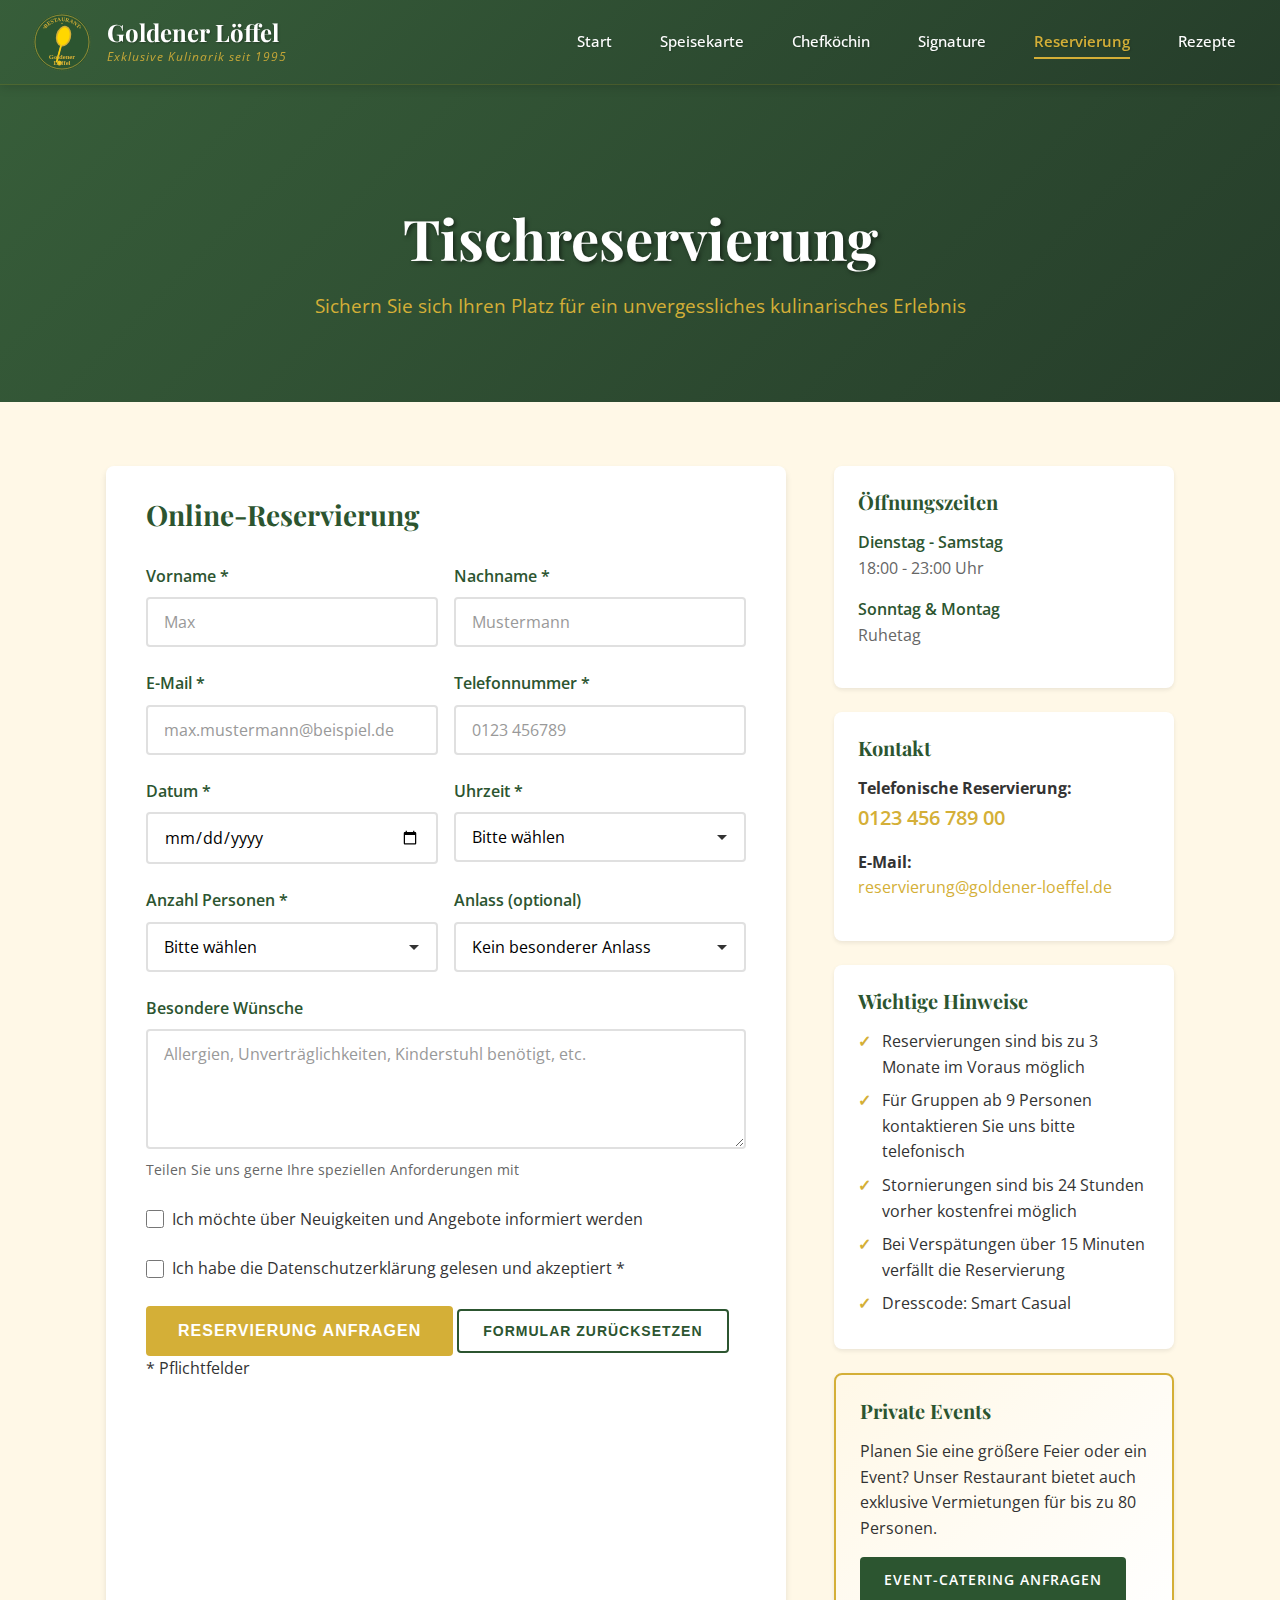
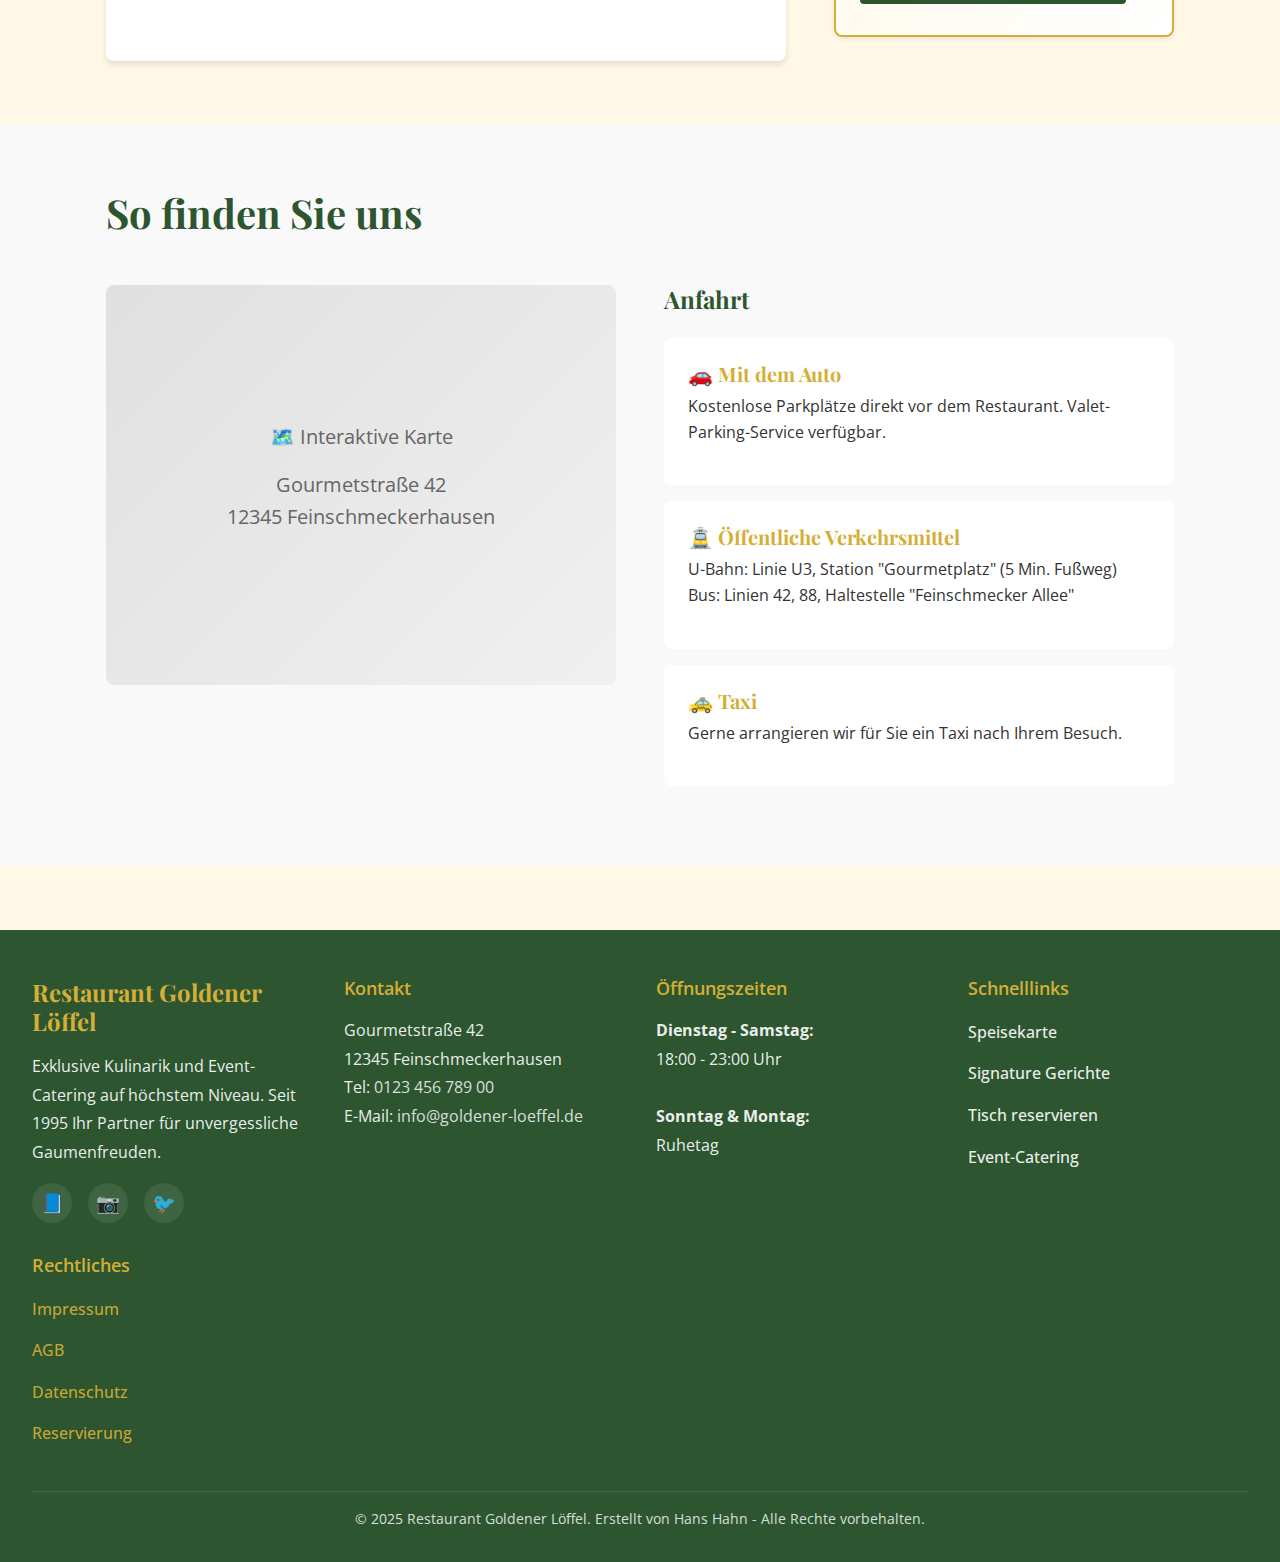
<file: pages/reservierung.html>
<!DOCTYPE html>
<html lang="de">
<head>
    <!-- Erstellt von Hans Hahn - Alle Rechte vorbehalten -->
    <meta charset="UTF-8">
    <meta name="viewport" content="width=device-width, initial-scale=1.0">
    <meta name="description" content="Reservieren Sie Ihren Tisch im Restaurant Goldener Löffel - Einfach, schnell und unkompliziert online">
    <meta name="keywords" content="Reservierung, Tisch buchen, Restaurant, Online-Reservierung">
    <meta name="author" content="Hans Hahn">
    
    <title>Tischreservierung - Restaurant Goldener Löffel</title>
    
    <!-- Favicon -->
    <link rel="icon" type="image/svg+xml" href="../images/logo.svg">
    
    <!-- Google Fonts -->
    <link rel="preconnect" href="https://fonts.googleapis.com">
    <link rel="preconnect" href="https://fonts.gstatic.com" crossorigin>
    <link href="https://fonts.googleapis.com/css2?family=Playfair+Display:wght@400;700&family=Open+Sans:wght@300;400;600;700&display=swap" rel="stylesheet">
    
    <!-- CSS-Dateien -->
    <link rel="stylesheet" href="../css/global-layout.css">
    <link rel="stylesheet" href="../css/main.css">
    <link rel="stylesheet" href="../css/components.css">
    <link rel="stylesheet" href="../css/responsive.css">
</head>
<body>
    <!-- EINHEITLICHER HEADER -->
    <header class="global-header">
        <div class="header-container">
            <a href="index.html" class="header-logo">
                <img src="../images/logo.svg" alt="Restaurant Goldener Löffel Logo">
                <div class="header-logo-text">
                    <span class="header-logo-title">Goldener Löffel</span>
                    <span class="header-logo-subtitle">Exklusive Kulinarik seit 1995</span>
                </div>
            </a>
            
            <nav class="header-nav">
                <button class="mobile-menu-btn" aria-label="Menü öffnen">
                    <span></span>
                    <span></span>
                    <span></span>
                </button>
                <ul class="header-menu">
                    <li><a href="index.html">Start</a></li>
                    <li><a href="speisekarte.html">Speisekarte</a></li>
                    <li><a href="chefkoechin.html">Chefköchin</a></li>
                    <li><a href="signature-kollektionen.html">Signature</a></li>
                    <li><a href="reservierung.html" class="active">Reservierung</a></li>
                    <li><a href="rezepte.html">Rezepte</a></li>
                </ul>
            </nav>
        </div>
    </header>

    <!-- Hero Section -->
    <section class="reservation-hero">
        <div class="container">
            <h2 class="section__title">Tischreservierung</h2>
            <p class="section__subtitle">Sichern Sie sich Ihren Platz für ein unvergessliches kulinarisches Erlebnis</p>
        </div>
    </section>

    <!-- Reservation Section -->
    <section class="reservation-section">
        <div class="container">
            <div class="reservation-grid">
                <!-- Reservation Form -->
                <div class="reservation-form-wrapper">
                    <form class="form reservation-form" id="reservationForm" novalidate>
                        <h3 class="form__title">Online-Reservierung</h3>
                        
                        <!-- Success Message (initially hidden) -->
                        <div class="alert alert--success" id="successMessage" style="display: none;">
                            <h4 class="alert__title">Vielen Dank für Ihre Anfrage!</h4>
                            <p class="alert__text">Wir bestätigen Ihre Reservierung in Kürze per E-Mail.</p>
                        </div>

                        <!-- Error Message (initially hidden) -->
                        <div class="alert alert--error" id="errorMessage" style="display: none;">
                            <h4 class="alert__title">Bitte überprüfen Sie Ihre Eingaben</h4>
                            <p class="alert__text">Alle Pflichtfelder müssen ausgefüllt werden.</p>
                        </div>
                        
                        <div class="form__row">
                            <div class="form__group">
                                <label for="firstName" class="form__label">Vorname *</label>
                                <input type="text" id="firstName" name="firstName" class="form__input" required placeholder="Max">
                                <span class="form__error" id="firstNameError"></span>
                            </div>
                            
                            <div class="form__group">
                                <label for="lastName" class="form__label">Nachname *</label>
                                <input type="text" id="lastName" name="lastName" class="form__input" required placeholder="Mustermann">
                                <span class="form__error" id="lastNameError"></span>
                            </div>
                        </div>
                        
                        <div class="form__row">
                            <div class="form__group">
                                <label for="email" class="form__label">E-Mail *</label>
                                <input type="email" id="email" name="email" class="form__input" required placeholder="max.mustermann@beispiel.de">
                                <span class="form__error" id="emailError"></span>
                            </div>
                            
                            <div class="form__group">
                                <label for="phone" class="form__label">Telefonnummer *</label>
                                <input type="tel" id="phone" name="phone" class="form__input" required placeholder="0123 456789">
                                <span class="form__error" id="phoneError"></span>
                            </div>
                        </div>
                        
                        <div class="form__row">
                            <div class="form__group">
                                <label for="date" class="form__label">Datum *</label>
                                <input type="date" id="date" name="date" class="form__input" required min="">
                                <span class="form__error" id="dateError"></span>
                            </div>
                            
                            <div class="form__group">
                                <label for="time" class="form__label">Uhrzeit *</label>
                                <select id="time" name="time" class="form__select" required>
                                    <option value="">Bitte wählen</option>
                                    <option value="18:00">18:00 Uhr</option>
                                    <option value="18:30">18:30 Uhr</option>
                                    <option value="19:00">19:00 Uhr</option>
                                    <option value="19:30">19:30 Uhr</option>
                                    <option value="20:00">20:00 Uhr</option>
                                    <option value="20:30">20:30 Uhr</option>
                                    <option value="21:00">21:00 Uhr</option>
                                    <option value="21:30">21:30 Uhr</option>
                                </select>
                                <span class="form__error" id="timeError"></span>
                            </div>
                        </div>
                        
                        <div class="form__row">
                            <div class="form__group">
                                <label for="persons" class="form__label">Anzahl Personen *</label>
                                <select id="persons" name="persons" class="form__select" required>
                                    <option value="">Bitte wählen</option>
                                    <option value="1">1 Person</option>
                                    <option value="2">2 Personen</option>
                                    <option value="3">3 Personen</option>
                                    <option value="4">4 Personen</option>
                                    <option value="5">5 Personen</option>
                                    <option value="6">6 Personen</option>
                                    <option value="7">7 Personen</option>
                                    <option value="8">8 Personen</option>
                                    <option value="9+">Mehr als 8 Personen</option>
                                </select>
                                <span class="form__error" id="personsError"></span>
                            </div>
                            
                            <div class="form__group">
                                <label for="occasion" class="form__label">Anlass (optional)</label>
                                <select id="occasion" name="occasion" class="form__select">
                                    <option value="">Kein besonderer Anlass</option>
                                    <option value="birthday">Geburtstag</option>
                                    <option value="anniversary">Jubiläum</option>
                                    <option value="business">Geschäftsessen</option>
                                    <option value="date">Romantisches Dinner</option>
                                    <option value="celebration">Feier</option>
                                    <option value="other">Sonstiges</option>
                                </select>
                            </div>
                        </div>
                        
                        <div class="form__group">
                            <label for="specialRequests" class="form__label">Besondere Wünsche</label>
                            <textarea id="specialRequests" name="specialRequests" class="form__textarea" 
                                      placeholder="Allergien, Unverträglichkeiten, Kinderstuhl benötigt, etc."></textarea>
                            <span class="form__help">Teilen Sie uns gerne Ihre speziellen Anforderungen mit</span>
                        </div>
                        
                        <div class="form__group">
                            <div class="form__checkbox-wrapper">
                                <input type="checkbox" id="newsletter" name="newsletter" class="form__checkbox">
                                <label for="newsletter">Ich möchte über Neuigkeiten und Angebote informiert werden</label>
                            </div>
                        </div>
                        
                        <div class="form__group">
                            <div class="form__checkbox-wrapper">
                                <input type="checkbox" id="privacy" name="privacy" class="form__checkbox" required>
                                <label for="privacy">Ich habe die Datenschutzerklärung gelesen und akzeptiert *</label>
                            </div>
                            <span class="form__error" id="privacyError"></span>
                        </div>
                        
                        <div class="form__actions">
                            <button type="submit" class="btn btn--primary btn--large">Reservierung anfragen</button>
                            <button type="reset" class="btn btn--outline">Formular zurücksetzen</button>
                        </div>
                        
                        <p class="form__note">* Pflichtfelder</p>
                    </form>
                </div>

                <!-- Checkout Confirmation Section (MOVED OUTSIDE FORM WRAPPER) -->
                <div class="checkout-section" id="checkoutSection" style="display: none;">
                    <div class="checkout-header">
                        <div class="checkout-icon">✨</div>
                        <h2 class="checkout-title">Vielen Dank für Ihre Reservierung!</h2>
                        <div class="checkout-personal-message">
                            <p class="checkout-greeting" id="checkoutGreeting" style="font-size: 1.1rem; color: #333; margin-bottom: 10px;">Hallo [Vorname] [Nachname], vielen Dank für Ihre Reservierung!</p>
                            <p class="checkout-confirmation" id="checkoutConfirmation" style="font-size: 1rem; color: #555; margin-bottom: 10px;">Wir freuen uns sehr diese bestätigen zu können und Sie bei uns am [Datum] um [Uhrzeit] begrüßen zu können!</p>
                            <p class="checkout-table-info" id="checkoutTableInfo" style="font-size: 1rem; color: #555; margin-bottom: 10px;">Wir haben Ihnen den Tisch [Nummer] für [Personen] zugewiesen.</p>
                            <p class="checkout-closing" id="checkoutClosing" style="font-size: 1rem; color: #555; margin-bottom: 10px;">Wir wünschen Ihnen einen angenehmen Aufenthalt bei uns und freuen uns Sie kulinarisch verwöhnen zu können.</p>
                        </div>
                    </div>

                    <div class="checkout-content">
                        <div class="checkout-grid">
                            <div class="checkout-summary">
                                <h3 class="checkout-section-title">📋 Ihre Reservierung im Überblick</h3>
                                <div class="summary-card">
                                    <div class="summary-row">
                                        <span class="summary-label">👤 Name:</span>
                                        <span class="summary-value" id="summaryName"></span>
                                    </div>
                                    <div class="summary-row">
                                        <span class="summary-label">📧 E-Mail:</span>
                                        <span class="summary-value" id="summaryEmail"></span>
                                    </div>
                                    <div class="summary-row">
                                        <span class="summary-label">📞 Telefon:</span>
                                        <span class="summary-value" id="summaryPhone"></span>
                                    </div>
                                    <div class="summary-row">
                                        <span class="summary-label">📅 Datum:</span>
                                        <span class="summary-value" id="summaryDate"></span>
                                    </div>
                                    <div class="summary-row">
                                        <span class="summary-label">🕐 Uhrzeit:</span>
                                        <span class="summary-value" id="summaryTime"></span>
                                    </div>
                                    <div class="summary-row">
                                        <span class="summary-label">👥 Personen:</span>
                                        <span class="summary-value" id="summaryPersons"></span>
                                    </div>
                                    <div class="summary-row" id="summaryOccasionRow" style="display: none;">
                                        <span class="summary-label">🎉 Anlass:</span>
                                        <span class="summary-value" id="summaryOccasion"></span>
                                    </div>
                                    <div class="summary-row" id="summaryRequestsRow" style="display: none;">
                                        <span class="summary-label">💭 Besondere Wünsche:</span>
                                        <span class="summary-value" id="summaryRequests"></span>
                                    </div>
                                </div>
                            </div>

                            <div class="checkout-table">
                                <h3 class="checkout-section-title">🍽️ Ihr reservierter Tisch</h3>
                                <div class="table-card">
                                    <div class="table-visual">
                                        <div class="table-number" id="tableNumber">Tisch 10</div>
                                        <div class="table-location" id="tableLocation">am Fenster</div>
                                    </div>
                                    <div class="table-features">
                                        <h4>Besonderheiten Ihres Tisches:</h4>
                                        <ul id="tableFeatures">
                                            <li>Wunderschöner Ausblick in den Garten</li>
                                            <li>Ruhige Atmosphäre</li>
                                            <li>Perfekt für romantische Abende</li>
                                        </ul>
                                    </div>
                                </div>
                            </div>
                        </div>

                        <div class="checkout-next-steps">
                            <h3 class="checkout-section-title">📧 Wie geht es weiter?</h3>
                            <div class="steps-grid">
                                <div class="step">
                                    <div class="step-number">1</div>
                                    <div class="step-content">
                                        <h4>Bestätigung per E-Mail</h4>
                                        <p>Sie erhalten in wenigen Minuten eine detaillierte Bestätigung an <strong id="confirmEmail">ihre E-Mail</strong></p>
                                    </div>
                                </div>
                                <div class="step">
                                    <div class="step-number">2</div>
                                    <div class="step-content">
                                        <h4>Vorbereitung</h4>
                                        <p>Unser Küchenchef bereitet bereits Ihre kulinarischen Köstlichkeiten vor</p>
                                    </div>
                                </div>
                                <div class="step">
                                    <div class="step-number">3</div>
                                    <div class="step-content">
                                        <h4>Ihr Besuch</h4>
                                        <p>Bitte seien Sie 10 Minuten vor Ihrer Reservierung da - wir freuen uns auf Sie!</p>
                                    </div>
                                </div>
                            </div>
                        </div>

                        <div class="checkout-actions">
                            <button type="button" class="btn btn--primary btn--large" onclick="window.print()">
                                📄 Bestätigung drucken
                            </button>
                            <button type="button" class="btn btn--outline" id="newReservationBtn">
                                ➕ Neue Reservierung
                            </button>
                            <a href="../index.html" class="btn btn--secondary">
                                🏠 Zur Startseite
                            </a>
                        </div>
                    </div>
                </div>
                
                <!-- Information Sidebar -->
                <div class="reservation-info">
                    <div class="info-card">
                        <h3 class="info-card__title">Öffnungszeiten</h3>
                        <dl class="info-card__list">
                            <dt>Dienstag - Samstag</dt>
                            <dd>18:00 - 23:00 Uhr</dd>
                            <dt>Sonntag & Montag</dt>
                            <dd>Ruhetag</dd>
                        </dl>
                    </div>
                    
                    <div class="info-card">
                        <h3 class="info-card__title">Kontakt</h3>
                        <p class="info-card__text">
                            <strong>Telefonische Reservierung:</strong><br>
                            <a href="tel:+4912345678900" class="info-card__phone">0123 456 789 00</a>
                        </p>
                        <p class="info-card__text">
                            <strong>E-Mail:</strong><br>
                            <a href="mailto:reservierung@goldener-loeffel.de">reservierung@goldener-loeffel.de</a>
                        </p>
                    </div>
                    
                    <div class="info-card">
                        <h3 class="info-card__title">Wichtige Hinweise</h3>
                        <ul class="info-card__bullets">
                            <li>Reservierungen sind bis zu 3 Monate im Voraus möglich</li>
                            <li>Für Gruppen ab 9 Personen kontaktieren Sie uns bitte telefonisch</li>
                            <li>Stornierungen sind bis 24 Stunden vorher kostenfrei möglich</li>
                            <li>Bei Verspätungen über 15 Minuten verfällt die Reservierung</li>
                            <li>Dresscode: Smart Casual</li>
                        </ul>
                    </div>
                    
                    <div class="info-card info-card--special">
                        <h3 class="info-card__title">Private Events</h3>
                        <p class="info-card__text">
                            Planen Sie eine größere Feier oder ein Event? 
                            Unser Restaurant bietet auch exklusive Vermietungen 
                            für bis zu 80 Personen.
                        </p>
                        <a href="index.html#catering-pakete" class="btn btn--secondary">Event-Catering anfragen</a>
                    </div>
                </div>
            </div>
        </div>
    </section>

    <!-- Map Section -->
    <section class="location-section">
        <div class="container">
            <h2 class="section__title">So finden Sie uns</h2>
            <div class="location-grid">
                <div class="location-map">
                    <!-- Placeholder für Karte -->
                    <div class="map-placeholder">
                        <p>🗺️ Interaktive Karte</p>
                        <p>Gourmetstraße 42<br>12345 Feinschmeckerhausen</p>
                    </div>
                </div>
                <div class="location-info">
                    <h3>Anfahrt</h3>
                    <div class="transport-option">
                        <h4>🚗 Mit dem Auto</h4>
                        <p>Kostenlose Parkplätze direkt vor dem Restaurant. 
                           Valet-Parking-Service verfügbar.</p>
                    </div>
                    <div class="transport-option">
                        <h4>🚊 Öffentliche Verkehrsmittel</h4>
                        <p>U-Bahn: Linie U3, Station "Gourmetplatz" (5 Min. Fußweg)<br>
                           Bus: Linien 42, 88, Haltestelle "Feinschmecker Allee"</p>
                    </div>
                    <div class="transport-option">
                        <h4>🚕 Taxi</h4>
                        <p>Gerne arrangieren wir für Sie ein Taxi nach Ihrem Besuch.</p>
                    </div>
                </div>
            </div>
        </div>
    </section>

    <!-- EINHEITLICHER FOOTER -->
    <footer class="global-footer">
        <div class="footer-container">
            <div class="footer-grid">
                <div class="footer-column">
                    <h3>Restaurant Goldener Löffel</h3>
                    <p>
                        Exklusive Kulinarik und Event-Catering auf höchstem Niveau. 
                        Seit 1995 Ihr Partner für unvergessliche Gaumenfreuden.
                    </p>
                    <div class="footer-social">
                        <a href="#" aria-label="Facebook">📘</a>
                        <a href="#" aria-label="Instagram">📷</a>
                        <a href="#" aria-label="Twitter">🐦</a>
                    </div>
                </div>
                
                <div class="footer-column">
                    <h4>Kontakt</h4>
                    <address>
                        Gourmetstraße 42<br>
                        12345 Feinschmeckerhausen<br>
                        Tel: <a href="tel:+4912345678900">0123 456 789 00</a><br>
                        E-Mail: <a href="mailto:info@goldener-loeffel.de">info@goldener-loeffel.de</a>
                    </address>
                </div>
                
                <div class="footer-column">
                    <h4>Öffnungszeiten</h4>
                    <p>
                        <strong>Dienstag - Samstag:</strong><br>
                        18:00 - 23:00 Uhr<br><br>
                        <strong>Sonntag & Montag:</strong><br>
                        Ruhetag
                    </p>
                </div>
                
                <div class="footer-column">
                    <h4>Schnelllinks</h4>
                    <ul style="list-style: none; padding: 0;">
                        <li><a href="speisekarte.html">Speisekarte</a></li>
                        <li><a href="signature-kollektionen.html">Signature Gerichte</a></li>
                        <li><a href="reservierung.html">Tisch reservieren</a></li>
                        <li><a href="index.html#catering-pakete">Event-Catering</a></li>
                    </ul>
                </div>
                
                <div class="footer-column footer-legal">
                    <h4>Rechtliches</h4>
                    <ul style="list-style: none; padding: 0;">
                        <li><a href="impressum.html" style="color: #D4AF37;">Impressum</a></li>
                        <li><a href="agb.html" style="color: #D4AF37;">AGB</a></li>
                        <li><a href="datenschutz.html" style="color: #D4AF37;">Datenschutz</a></li>
                        <li><a href="reservierung.html" style="color: #D4AF37;">Reservierung</a></li>
                    </ul>
                </div>
            </div>
            
            <div class="footer-divider"></div>
            
            <div class="footer-bottom">
                <p>&copy; 2025 Restaurant Goldener Löffel. Erstellt von Hans Hahn - Alle Rechte vorbehalten.</p>
            </div>
        </div>
    </footer>

    <script>
        // Mobile Menu Toggle & Reservation System mit verbessertem Checkout
        document.addEventListener('DOMContentLoaded', function() {
            const mobileMenuBtn = document.querySelector('.mobile-menu-btn');
            const headerMenu = document.querySelector('.header-menu');
            
            if (mobileMenuBtn) {
                mobileMenuBtn.addEventListener('click', function() {
                    this.classList.toggle('active');
                    headerMenu.classList.toggle('active');
                });
            }
            
            // Show/hide form based on checkout state
            function showReservationForm() {
                const formWrapper = document.querySelector('.reservation-form-wrapper');
                const checkoutSection = document.getElementById('checkoutSection');
                
                if (formWrapper) {
                    formWrapper.style.display = 'block';
                }
                if (checkoutSection) {
                    checkoutSection.style.display = 'none';
                }
            }
            
            // Schließe Menü beim Klick außerhalb
            document.addEventListener('click', function(e) {
                if (!e.target.closest('.header-nav')) {
                    mobileMenuBtn?.classList.remove('active');
                    headerMenu?.classList.remove('active');
                }
            });
            
            // Formular-Validierung
            // Setze minimales Datum auf heute
            const dateInput = document.getElementById('date');
            const today = new Date().toISOString().split('T')[0];
            dateInput.min = today;
            
            const form = document.getElementById('reservationForm');
            const successMessage = document.getElementById('successMessage');
            const errorMessage = document.getElementById('errorMessage');
            
            form.addEventListener('submit', function(e) {
                e.preventDefault();
                
                // Reset error messages
                errorMessage.style.display = 'none';
                document.querySelectorAll('.form__error').forEach(error => error.textContent = '');
                
                let isValid = true;
                
                // Validate required fields
                const requiredFields = [
                    { id: 'firstName', error: 'firstNameError', message: 'Bitte geben Sie Ihren Vornamen ein' },
                    { id: 'lastName', error: 'lastNameError', message: 'Bitte geben Sie Ihren Nachnamen ein' },
                    { id: 'email', error: 'emailError', message: 'Bitte geben Sie eine gültige E-Mail-Adresse ein' },
                    { id: 'phone', error: 'phoneError', message: 'Bitte geben Sie Ihre Telefonnummer ein' },
                    { id: 'date', error: 'dateError', message: 'Bitte wählen Sie ein Datum' },
                    { id: 'time', error: 'timeError', message: 'Bitte wählen Sie eine Uhrzeit' },
                    { id: 'persons', error: 'personsError', message: 'Bitte wählen Sie die Anzahl der Personen' }
                ];
                
                requiredFields.forEach(field => {
                    const input = document.getElementById(field.id);
                    if (!input.value) {
                        document.getElementById(field.error).textContent = field.message;
                        isValid = false;
                    }
                });
                
                // Validate email format
                const email = document.getElementById('email');
                if (email.value && !email.value.match(/^[^\s@]+@[^\s@]+\.[^\s@]+$/)) {
                    document.getElementById('emailError').textContent = 'Bitte geben Sie eine gültige E-Mail-Adresse ein';
                    isValid = false;
                }
                
                // Validate privacy checkbox
                if (!document.getElementById('privacy').checked) {
                    document.getElementById('privacyError').textContent = 'Bitte akzeptieren Sie die Datenschutzerklärung';
                    isValid = false;
                }
                
                // If valid, show checkout confirmation
                if (isValid) {
                    showCheckoutConfirmation();
                } else {
                    errorMessage.style.display = 'block';
                    errorMessage.scrollIntoView({ behavior: 'smooth', block: 'center' });
                }
            });
            
            // Reset form
            form.addEventListener('reset', function() {
                successMessage.style.display = 'none';
                errorMessage.style.display = 'none';
                document.getElementById('checkoutSection').style.display = 'none';
                document.querySelectorAll('.form__error').forEach(error => error.textContent = '');
            });

            // New reservation button
            document.getElementById('newReservationBtn').addEventListener('click', function() {
                showReservationForm();
                form.reset();
                dateInput.min = today;
                form.scrollIntoView({ behavior: 'smooth', block: 'start' });
            });

            // Function to show checkout confirmation
            function showCheckoutConfirmation() {
                console.log('Checkout function called'); // Debug
                
                // Hide the entire form wrapper
                const formWrapper = document.querySelector('.reservation-form-wrapper');
                if (formWrapper) {
                    formWrapper.style.display = 'none';
                    console.log('Form wrapper hidden'); // Debug
                }
                
                // Show checkout section
                const checkoutSection = document.getElementById('checkoutSection');
                if (checkoutSection) {
                    checkoutSection.style.display = 'block';
                    console.log('Checkout section shown'); // Debug
                }

                // Get form data
                const firstName = document.getElementById('firstName').value;
                const lastName = document.getElementById('lastName').value;
                const email = document.getElementById('email').value;
                const phone = document.getElementById('phone').value;
                const date = document.getElementById('date').value;
                const time = document.getElementById('time').value;
                const persons = document.getElementById('persons').value;
                const occasion = document.getElementById('occasion').value;
                const specialRequests = document.getElementById('specialRequests').value;

                console.log('Form data:', { firstName, lastName, email, phone, date, time, persons, occasion }); // Debug

                // Generate random table number (1-20)
                const tableNumber = Math.floor(Math.random() * 20) + 1;
                const formattedDate = formatDate(date);
                const personsText = persons === '9+' ? 'mehr als 8 Personen' : persons + (persons === '1' ? ' Person' : ' Personen');

                // Create personalized messages EXACTLY as requested
                const greeting = `Hallo ${firstName} ${lastName}, vielen Dank für Ihre Reservierung!`;
                const confirmation = `Wir freuen uns sehr diese bestätigen zu können und Sie bei uns am ${formattedDate} um ${time} Uhr begrüßen zu können!`;
                const tableInfo = `Wir haben Ihnen den Tisch ${tableNumber} für ${personsText} zugewiesen.`;
                
                console.log('Generated messages:', { greeting, confirmation, tableInfo }); // Debug
                
                // Create closing message based on occasion
                let closingMessage;
                if (occasion && occasion !== '') {
                    const occasionText = getOccasionText(occasion);
                    closingMessage = `Wir wünschen viel Vergnügen bei Ihrem ${occasionText} und freuen uns sehr Sie bei uns kulinarisch verwöhnen zu dürfen und Ihrem besonderen Anlass zu einem besonderen Erlebnis machen zu dürfen!`;
                } else {
                    closingMessage = `Wir wünschen Ihnen einen angenehmen Aufenthalt bei uns und freuen uns Sie kulinarisch verwöhnen zu können.`;
                }

                console.log('Closing message:', closingMessage); // Debug

                // Update personalized messages - CHECK IF ELEMENTS EXIST
                const greetingEl = document.getElementById('checkoutGreeting');
                const confirmationEl = document.getElementById('checkoutConfirmation');
                const tableInfoEl = document.getElementById('checkoutTableInfo');
                const closingEl = document.getElementById('checkoutClosing');
                
                console.log('Elements found:', {
                    greeting: !!greetingEl,
                    confirmation: !!confirmationEl,
                    tableInfo: !!tableInfoEl,
                    closing: !!closingEl
                }); // Debug
                
                if (greetingEl) greetingEl.textContent = greeting;
                if (confirmationEl) confirmationEl.textContent = confirmation;
                if (tableInfoEl) tableInfoEl.textContent = tableInfo;
                if (closingEl) closingEl.textContent = closingMessage;

                // Update summary (keeping existing functionality)
                const summaryElements = {
                    name: document.getElementById('summaryName'),
                    email: document.getElementById('summaryEmail'),
                    phone: document.getElementById('summaryPhone'),
                    date: document.getElementById('summaryDate'),
                    time: document.getElementById('summaryTime'),
                    persons: document.getElementById('summaryPersons')
                };
                
                console.log('Summary elements found:', Object.keys(summaryElements).map(key => ({ [key]: !!summaryElements[key] }))); // Debug
                
                if (summaryElements.name) summaryElements.name.textContent = `${firstName} ${lastName}`;
                if (summaryElements.email) summaryElements.email.textContent = email;
                if (summaryElements.phone) summaryElements.phone.textContent = phone;
                if (summaryElements.date) summaryElements.date.textContent = formattedDate;
                if (summaryElements.time) summaryElements.time.textContent = time + ' Uhr';
                if (summaryElements.persons) summaryElements.persons.textContent = persons === '9+' ? 'Mehr als 8 Personen' : persons + (persons === '1' ? ' Person' : ' Personen');

                // Update optional fields
                const occasionRow = document.getElementById('summaryOccasionRow');
                const occasionValue = document.getElementById('summaryOccasion');
                if (occasion && occasionRow && occasionValue) {
                    occasionRow.style.display = 'flex';
                    occasionValue.textContent = getOccasionText(occasion);
                } else if (occasionRow) {
                    occasionRow.style.display = 'none';
                }
                
                const requestsRow = document.getElementById('summaryRequestsRow');
                const requestsValue = document.getElementById('summaryRequests');
                if (specialRequests && requestsRow && requestsValue) {
                    requestsRow.style.display = 'flex';
                    requestsValue.textContent = specialRequests;
                } else if (requestsRow) {
                    requestsRow.style.display = 'none';
                }

                // Generate table assignment for display card
                const tableAssignment = generateTableAssignment(parseInt(persons), tableNumber);
                const tableNumberEl = document.getElementById('tableNumber');
                const tableLocationEl = document.getElementById('tableLocation');
                
                if (tableNumberEl) tableNumberEl.textContent = tableAssignment.number;
                if (tableLocationEl) tableLocationEl.textContent = tableAssignment.location;
                
                // Update table features
                const featuresList = document.getElementById('tableFeatures');
                if (featuresList) {
                    featuresList.innerHTML = '';
                    tableAssignment.features.forEach(feature => {
                        const li = document.createElement('li');
                        li.textContent = feature;
                        featuresList.appendChild(li);
                    });
                }

                // Update confirmation email
                const confirmEmailEl = document.getElementById('confirmEmail');
                if (confirmEmailEl) confirmEmailEl.textContent = email;

                // Scroll to checkout
                document.getElementById('checkoutSection').scrollIntoView({ behavior: 'smooth', block: 'start' });
                
                console.log('Checkout setup complete'); // Debug
            }

            // Function to generate table assignment
            function generateTableAssignment(personCount, tableNumber) {
                const occasion = document.getElementById('occasion').value;
                
                // Special tables based on group size and occasion
                if (personCount >= 8) {
                    return {
                        number: `Tisch ${tableNumber}`,
                        location: 'im privaten Salon',
                        features: [
                            'Exklusiver Privatbereich für Ihre Gruppe',
                            'Eigener Service-Mitarbeiter',
                            'Maßgeschneiderte Menü-Optionen',
                            'Separate Garderobe und Bar'
                        ]
                    };
                } else if (personCount >= 6) {
                    return {
                        number: `Tisch ${tableNumber}`,
                        location: 'im Familiensalon',
                        features: [
                            'Großzügiger runder Tisch',
                            'Gemütliche Familienatmosphäre',
                            'Kinderstühle verfügbar',
                            'Ruhige Ecke des Restaurants'
                        ]
                    };
                }
                
                // Table features based on table number ranges
                let tableFeatures = [];
                let tableLocation = '';
                
                if (tableNumber >= 1 && tableNumber <= 5) {
                    tableLocation = 'am Fenster';
                    tableFeatures = ['Wunderschöner Straßenblick', 'Natürliches Licht', 'People-Watching'];
                } else if (tableNumber >= 6 && tableNumber <= 10) {
                    tableLocation = 'mit Gartenblick';
                    tableFeatures = ['Direkter Blick in den grünen Innenhof', 'Entspannte Atmosphäre', 'Vogelgezwitscher'];
                } else if (tableNumber >= 11 && tableNumber <= 15) {
                    tableLocation = 'am Kamin';
                    tableFeatures = ['Romantische Kamin-Atmosphäre', 'Gedämpftes Kerzenlicht', 'Gemütliche Wärme'];
                } else {
                    tableLocation = 'zentral gelegen';
                    tableFeatures = ['Mittendrin im Geschehen', 'Lebendige Atmosphäre', 'Klassisches Restaurant-Feeling'];
                }
                
                // Add special features based on occasion
                if (occasion === 'date' || occasion === 'anniversary') {
                    tableFeatures.push('Besonders romantische Dekoration');
                    tableFeatures.push('Champagner-Service verfügbar');
                } else if (occasion === 'business') {
                    tableFeatures.push('Ruhiger Bereich für Gespräche');
                    tableFeatures.push('Diskrete Atmosphäre');
                } else if (occasion === 'birthday') {
                    tableFeatures.push('Geburtstags-Dekoration möglich');
                    tableFeatures.push('Besondere Dessert-Überraschung');
                }
                
                return {
                    number: `Tisch ${tableNumber}`,
                    location: tableLocation,
                    features: tableFeatures
                };
            }

            // Function to format date
            function formatDate(dateString) {
                const date = new Date(dateString);
                const weekdays = ['Sonntag', 'Montag', 'Dienstag', 'Mittwoch', 'Donnerstag', 'Freitag', 'Samstag'];
                const months = ['Januar', 'Februar', 'März', 'April', 'Mai', 'Juni', 'Juli', 'August', 'September', 'Oktober', 'November', 'Dezember'];
                
                return `${weekdays[date.getDay()]}, ${date.getDate()}. ${months[date.getMonth()]} ${date.getFullYear()}`;
            }

            // Function to get occasion text
            function getOccasionText(occasion) {
                const occasions = {
                    'birthday': 'Geburtstag',
                    'anniversary': 'Jubiläum',
                    'business': 'Geschäftsessen',
                    'date': 'Romantisches Dinner',
                    'celebration': 'Feier',
                    'other': 'Sonstiges'
                };
                return occasions[occasion] || occasion;
            }
        });
    </script>
</body>
</html>
</file>
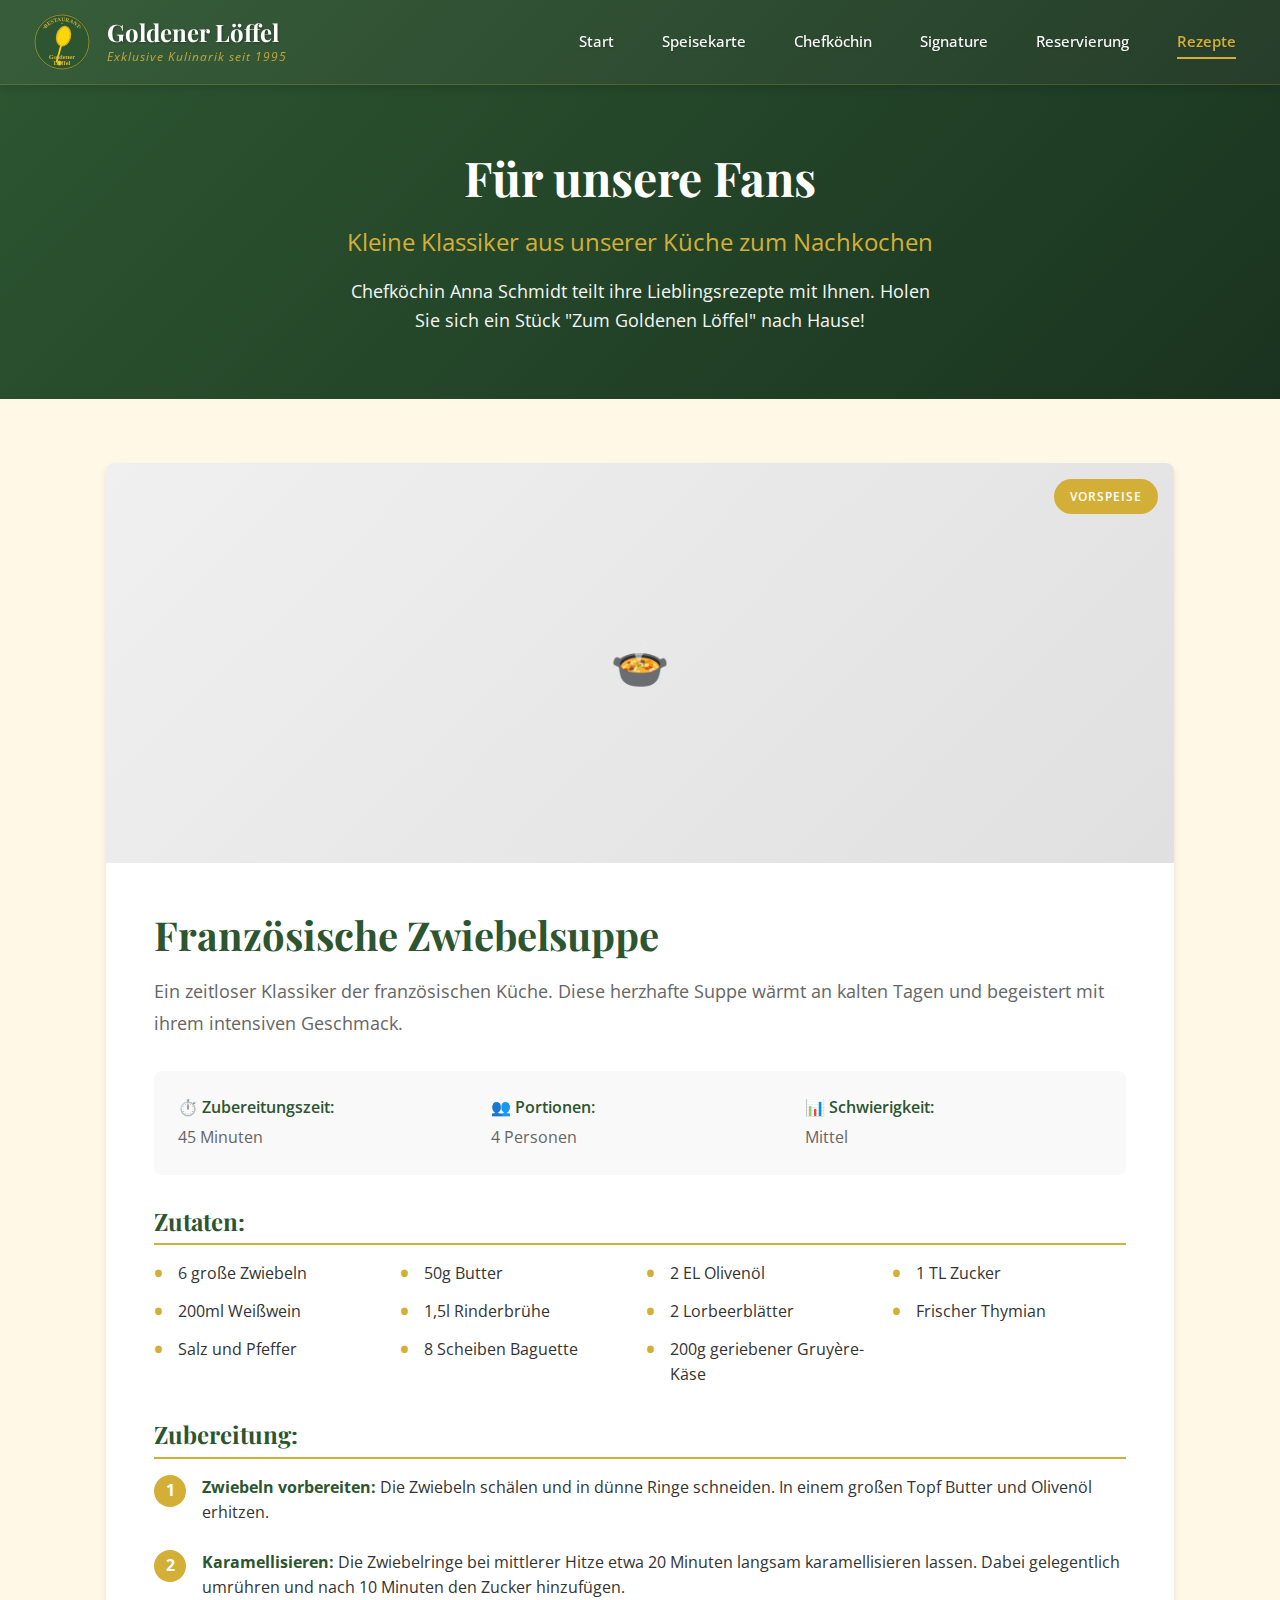
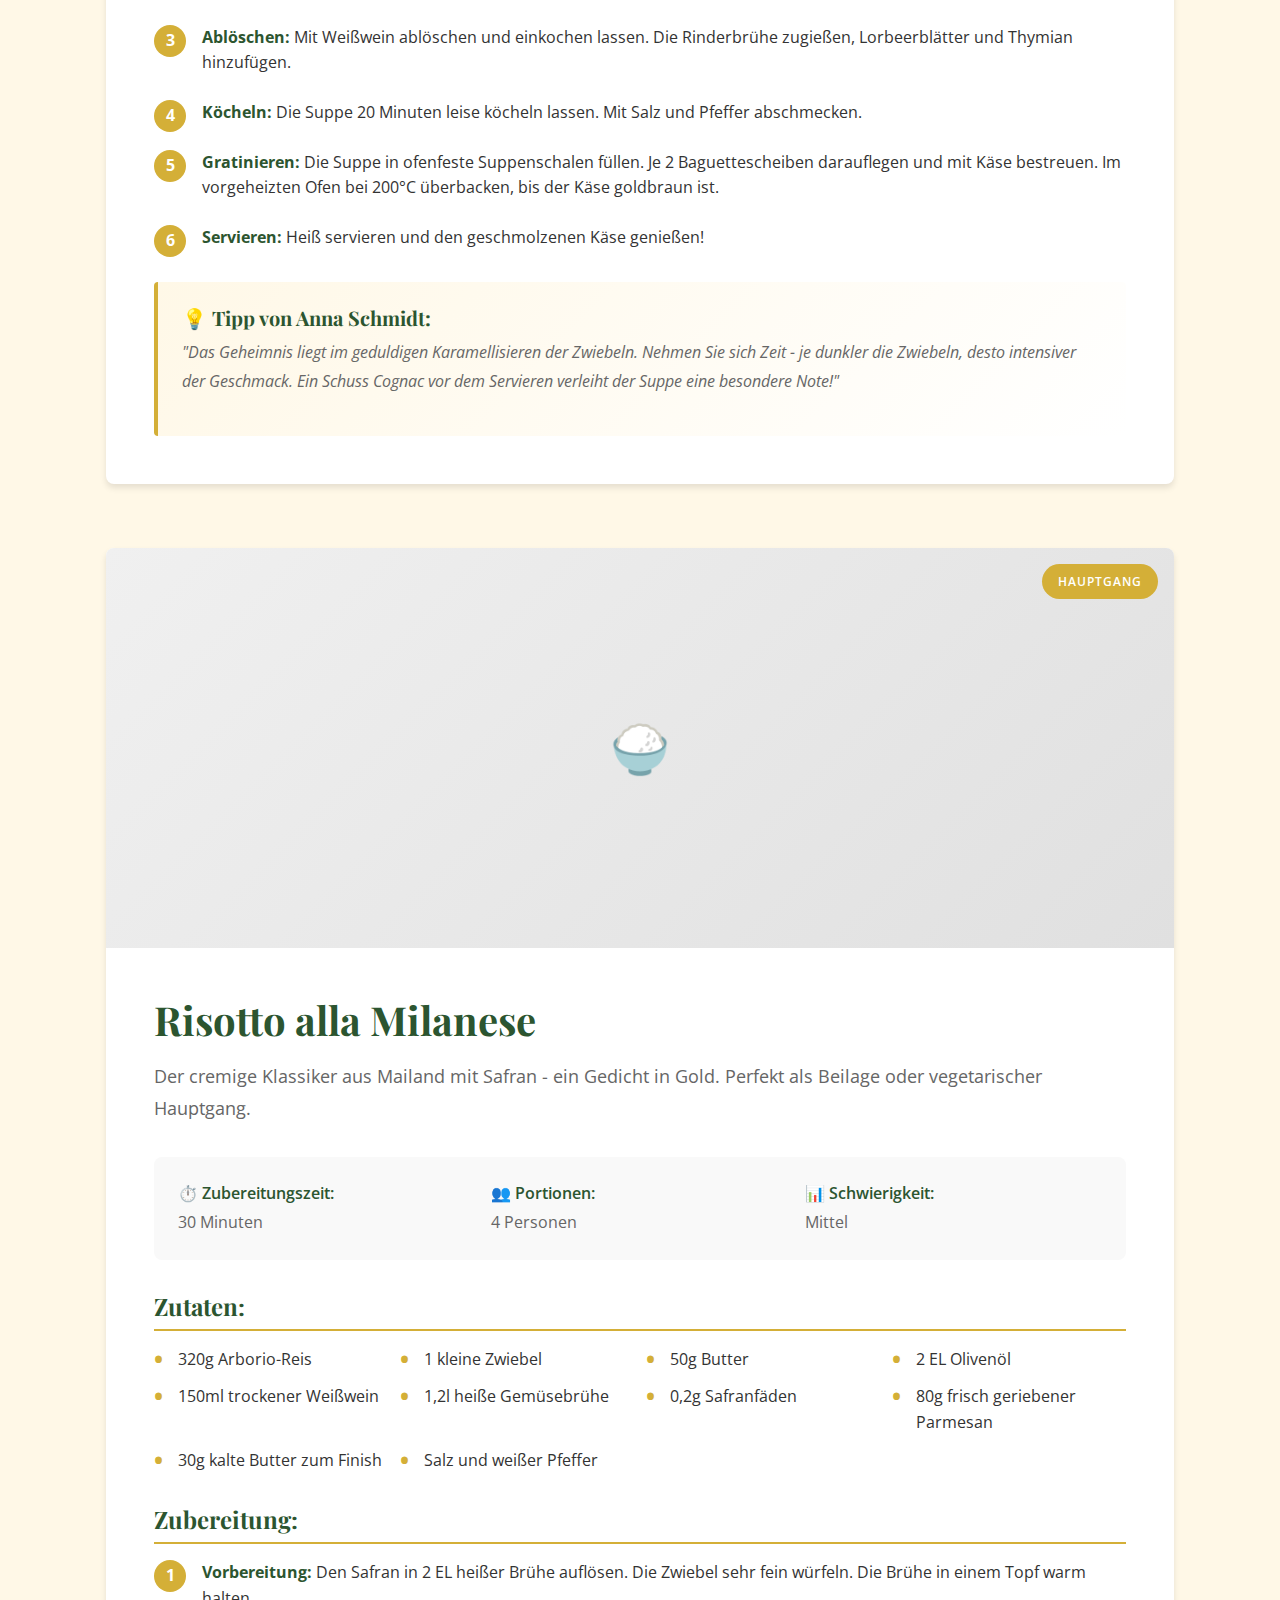
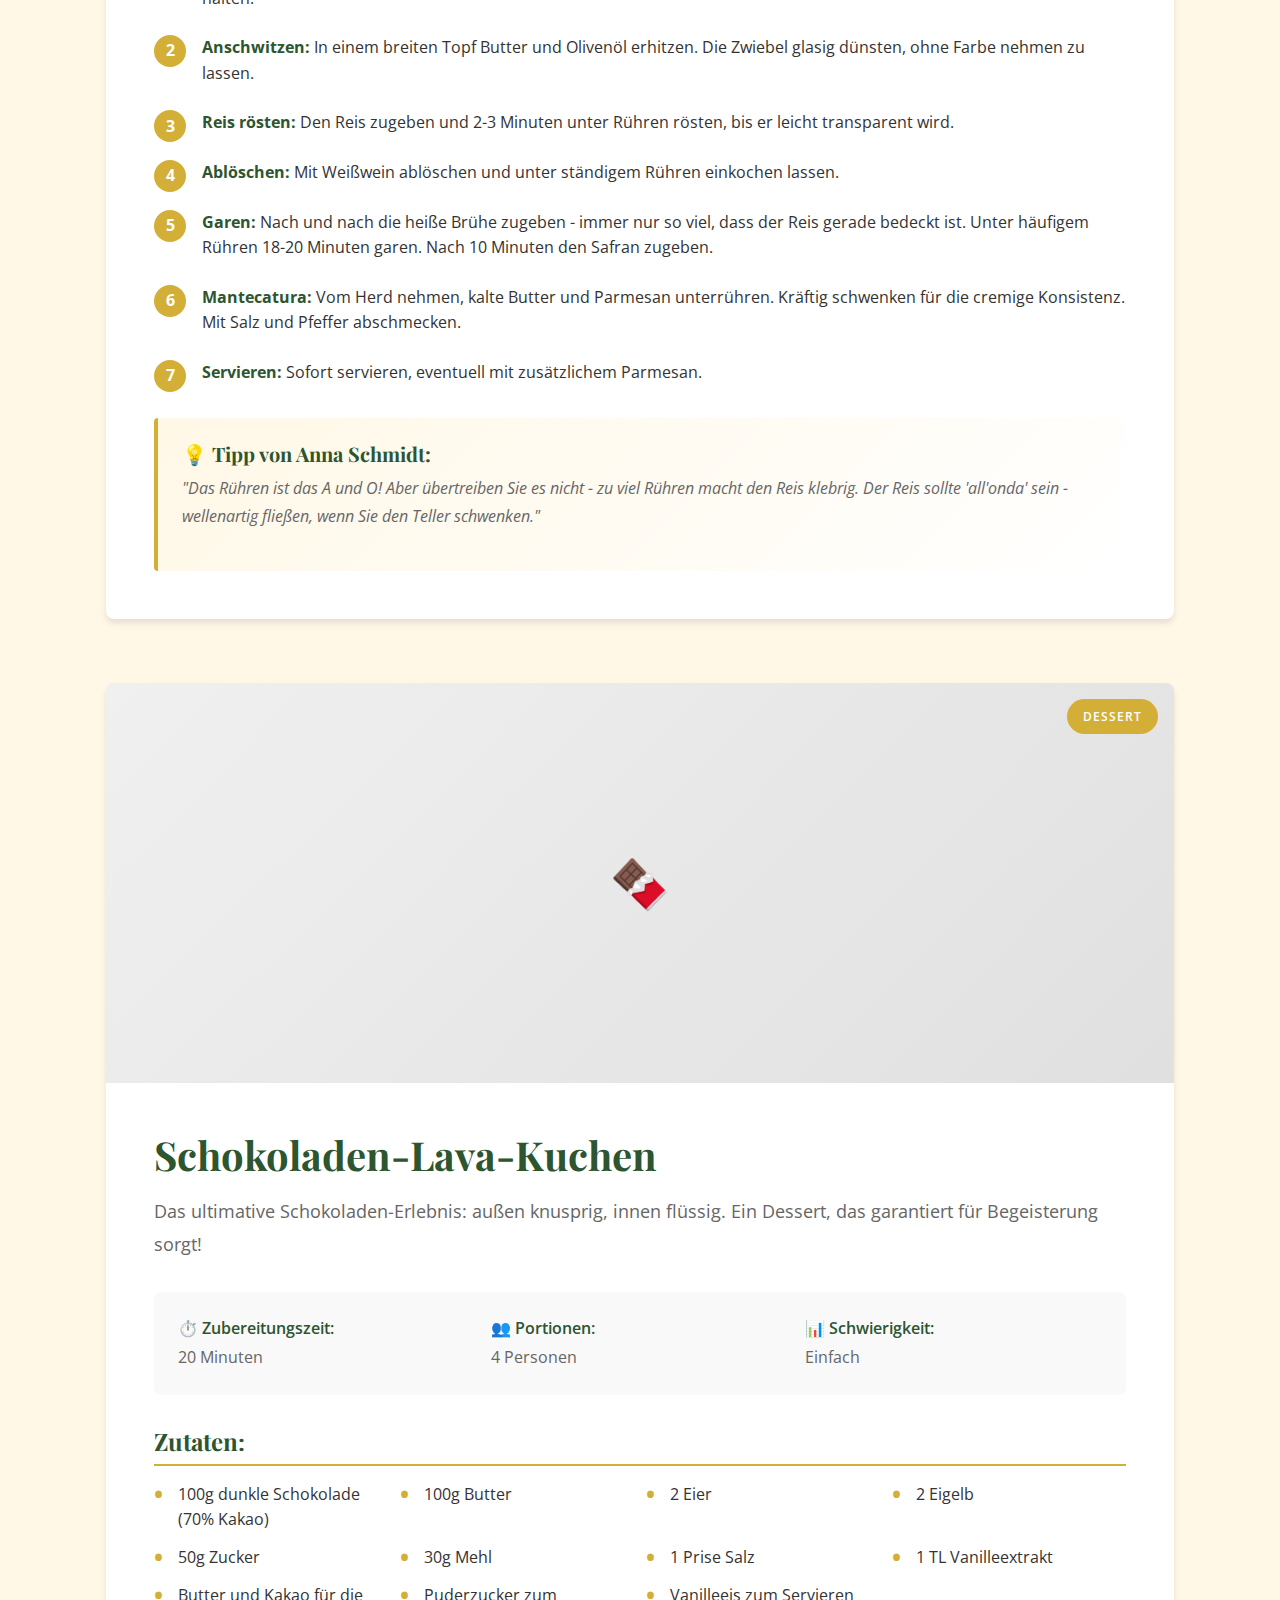
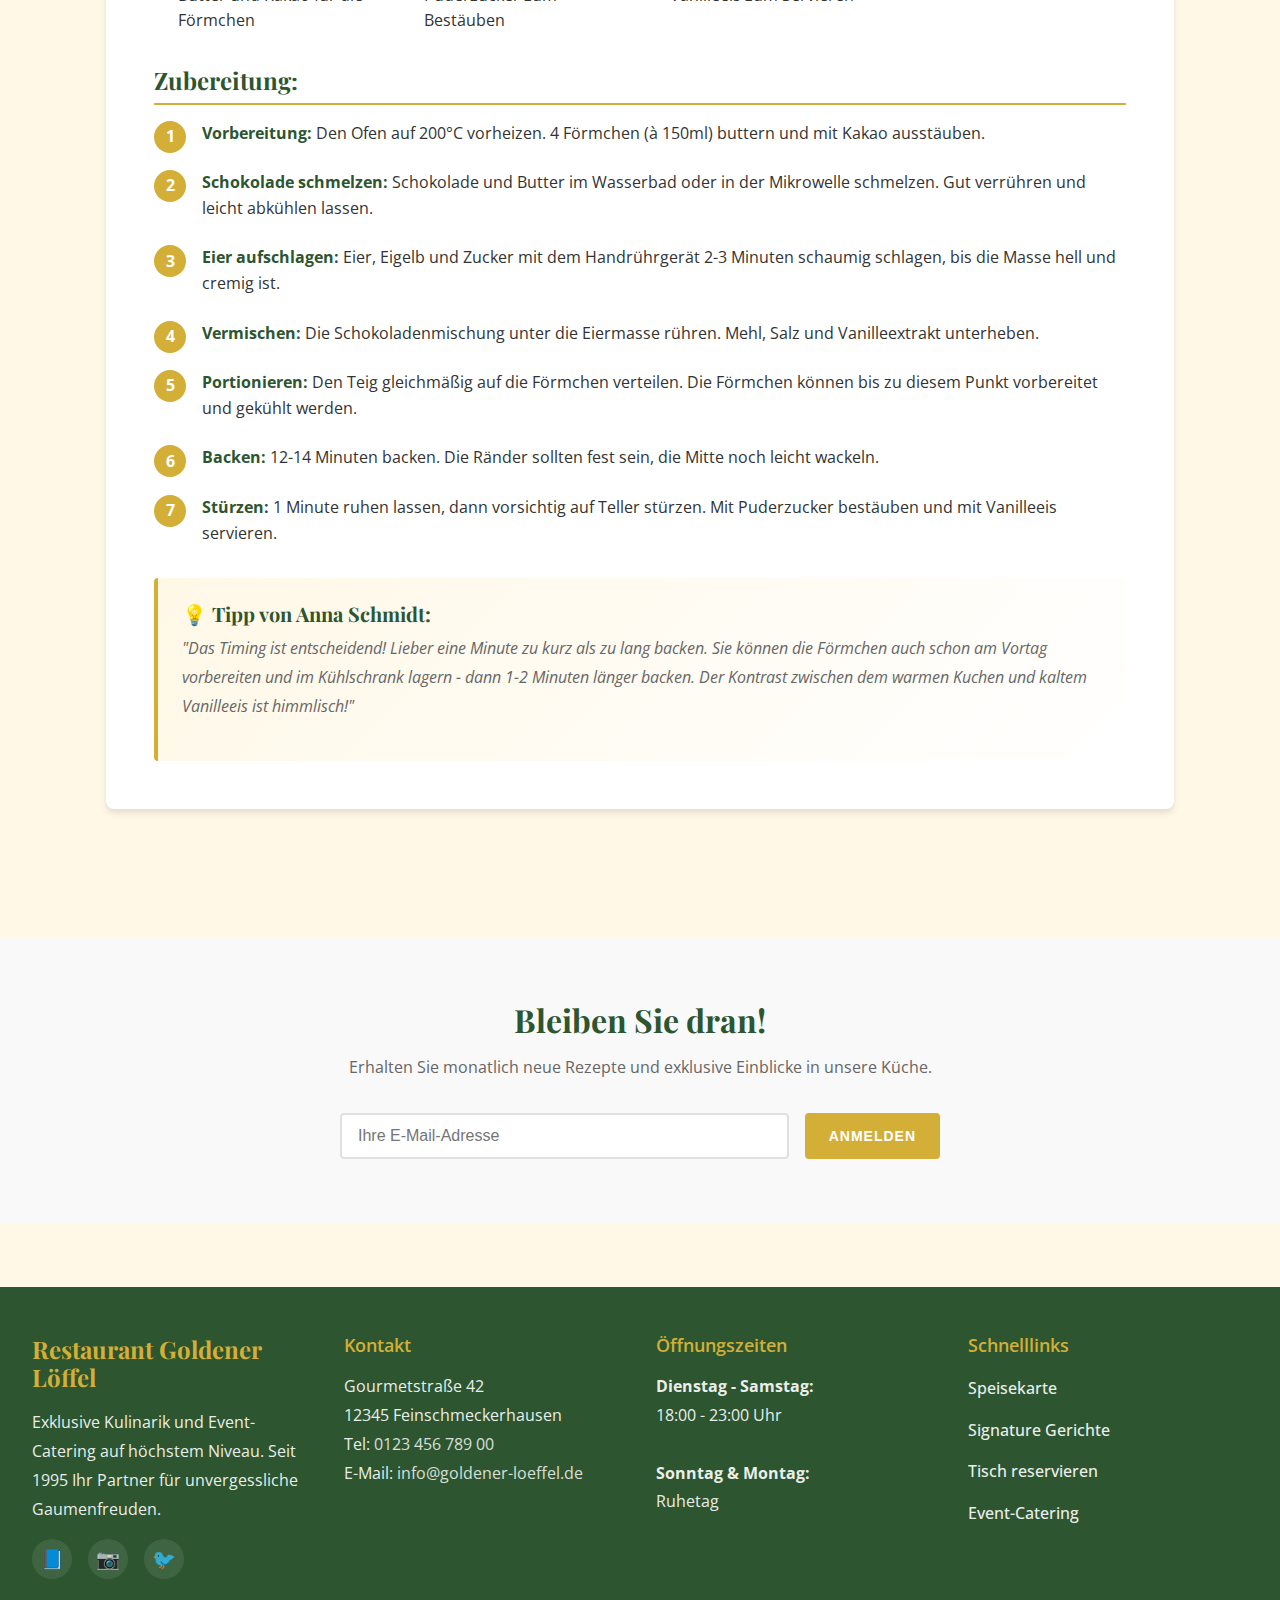
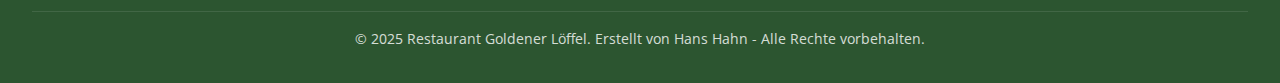
<file: pages/rezepte.html>
<!DOCTYPE html>
<html lang="de">
<head>
    <!-- Erstellt von Hans Hahn - Alle Rechte vorbehalten -->
    <meta charset="UTF-8">
    <meta name="viewport" content="width=device-width, initial-scale=1.0">
    <meta name="description" content="Entdecken Sie unsere Lieblingsrezepte zum Nachkochen - Restaurant Goldener Löffel">
    <meta name="keywords" content="Rezepte, Kochen, Blog, Kulinarik, Gourmet-Rezepte">
    <meta name="author" content="Hans Hahn">
    
    <title>Rezepte-Blog - Restaurant Goldener Löffel</title>
    
    <!-- Favicon -->
    <link rel="icon" type="image/svg+xml" href="../images/logo.svg">
    
    <!-- CSS-Dateien -->
    <link rel="stylesheet" href="../css/global-layout.css">
    <link rel="stylesheet" href="../css/main.css">
    <link rel="stylesheet" href="../css/components.css">
    <link rel="stylesheet" href="../css/responsive.css">
    
    <!-- Google Fonts -->
    <link rel="preconnect" href="https://fonts.googleapis.com">
    <link rel="preconnect" href="https://fonts.gstatic.com" crossorigin>
    <link href="https://fonts.googleapis.com/css2?family=Playfair+Display:wght@400;700&family=Open+Sans:wght@300;400;600;700&display=swap" rel="stylesheet">
</head>
<body>
    <!-- EINHEITLICHER HEADER -->
    <header class="global-header">
        <div class="header-container">
            <a href="index.html" class="header-logo">
                <img src="../images/logo.svg" alt="Restaurant Goldener Löffel Logo">
                <div class="header-logo-text">
                    <span class="header-logo-title">Goldener Löffel</span>
                    <span class="header-logo-subtitle">Exklusive Kulinarik seit 1995</span>
                </div>
            </a>
            
            <nav class="header-nav">
                <button class="mobile-menu-btn" aria-label="Menü öffnen">
                    <span></span>
                    <span></span>
                    <span></span>
                </button>
                <ul class="header-menu">
                    <li><a href="index.html">Start</a></li>
                    <li><a href="speisekarte.html">Speisekarte</a></li>
                    <li><a href="chefkoechin.html">Chefköchin</a></li>
                    <li><a href="signature-kollektionen.html">Signature</a></li>
                    <li><a href="reservierung.html">Reservierung</a></li>
                    <li><a href="rezepte.html" class="active">Rezepte</a></li>
                </ul>
            </nav>
        </div>
    </header>

    <!-- Blog Hero -->
    <section class="blog-hero">
        <div class="container">
            <h2 class="blog-hero__title">Für unsere Fans</h2>
            <p class="blog-hero__subtitle">Kleine Klassiker aus unserer Küche zum Nachkochen</p>
            <p class="blog-hero__description">
                Chefköchin Anna Schmidt teilt ihre Lieblingsrezepte mit Ihnen. 
                Holen Sie sich ein Stück "Zum Goldenen Löffel" nach Hause!
            </p>
        </div>
    </section>

    <!-- Rezepte Section -->
    <section class="recipes-section">
        <div class="container">
            
            <!-- Rezept 1: Französische Zwiebelsuppe -->
            <article class="recipe-card">
                <div class="recipe-card__image">
                    <span class="recipe-card__category">Vorspeise</span>
                    <div style="font-size: 3rem; color: #ddd;">🍲</div>
                </div>
                
                <div class="recipe-card__content">
                    <h3 class="recipe-card__title">Französische Zwiebelsuppe</h3>
                    <p class="recipe-card__intro">
                        Ein zeitloser Klassiker der französischen Küche. Diese herzhafte Suppe 
                        wärmt an kalten Tagen und begeistert mit ihrem intensiven Geschmack.
                    </p>
                    
                    <div class="recipe-info">
                        <div class="recipe-info__item">
                            <span class="recipe-info__label">⏱️ Zubereitungszeit:</span>
                            <span class="recipe-info__value">45 Minuten</span>
                        </div>
                        <div class="recipe-info__item">
                            <span class="recipe-info__label">👥 Portionen:</span>
                            <span class="recipe-info__value">4 Personen</span>
                        </div>
                        <div class="recipe-info__item">
                            <span class="recipe-info__label">📊 Schwierigkeit:</span>
                            <span class="recipe-info__value">Mittel</span>
                        </div>
                    </div>
                    
                    <div class="recipe-ingredients">
                        <h4 class="recipe-ingredients__title">Zutaten:</h4>
                        <ul class="recipe-ingredients__list">
                            <li>6 große Zwiebeln</li>
                            <li>50g Butter</li>
                            <li>2 EL Olivenöl</li>
                            <li>1 TL Zucker</li>
                            <li>200ml Weißwein</li>
                            <li>1,5l Rinderbrühe</li>
                            <li>2 Lorbeerblätter</li>
                            <li>Frischer Thymian</li>
                            <li>Salz und Pfeffer</li>
                            <li>8 Scheiben Baguette</li>
                            <li>200g geriebener Gruyère-Käse</li>
                        </ul>
                    </div>
                    
                    <div class="recipe-instructions">
                        <h4 class="recipe-instructions__title">Zubereitung:</h4>
                        <ol class="recipe-instructions__list">
                            <li>
                                <strong>Zwiebeln vorbereiten:</strong> Die Zwiebeln schälen und in dünne Ringe schneiden. 
                                In einem großen Topf Butter und Olivenöl erhitzen.
                            </li>
                            <li>
                                <strong>Karamellisieren:</strong> Die Zwiebelringe bei mittlerer Hitze etwa 20 Minuten 
                                langsam karamellisieren lassen. Dabei gelegentlich umrühren und nach 10 Minuten 
                                den Zucker hinzufügen.
                            </li>
                            <li>
                                <strong>Ablöschen:</strong> Mit Weißwein ablöschen und einkochen lassen. 
                                Die Rinderbrühe zugießen, Lorbeerblätter und Thymian hinzufügen.
                            </li>
                            <li>
                                <strong>Köcheln:</strong> Die Suppe 20 Minuten leise köcheln lassen. 
                                Mit Salz und Pfeffer abschmecken.
                            </li>
                            <li>
                                <strong>Gratinieren:</strong> Die Suppe in ofenfeste Suppenschalen füllen. 
                                Je 2 Baguettescheiben darauflegen und mit Käse bestreuen. 
                                Im vorgeheizten Ofen bei 200°C überbacken, bis der Käse goldbraun ist.
                            </li>
                            <li>
                                <strong>Servieren:</strong> Heiß servieren und den geschmolzenen Käse genießen!
                            </li>
                        </ol>
                    </div>
                    
                    <div class="recipe-tip">
                        <h4 class="recipe-tip__title">💡 Tipp von Anna Schmidt:</h4>
                        <p class="recipe-tip__text">
                            "Das Geheimnis liegt im geduldigen Karamellisieren der Zwiebeln. 
                            Nehmen Sie sich Zeit - je dunkler die Zwiebeln, desto intensiver der Geschmack. 
                            Ein Schuss Cognac vor dem Servieren verleiht der Suppe eine besondere Note!"
                        </p>
                    </div>
                </div>
            </article>
            
            <!-- Rezept 2: Risotto alla Milanese -->
            <article class="recipe-card">
                <div class="recipe-card__image">
                    <span class="recipe-card__category">Hauptgang</span>
                    <div style="font-size: 3rem; color: #ddd;">🍚</div>
                </div>
                
                <div class="recipe-card__content">
                    <h3 class="recipe-card__title">Risotto alla Milanese</h3>
                    <p class="recipe-card__intro">
                        Der cremige Klassiker aus Mailand mit Safran - ein Gedicht in Gold. 
                        Perfekt als Beilage oder vegetarischer Hauptgang.
                    </p>
                    
                    <div class="recipe-info">
                        <div class="recipe-info__item">
                            <span class="recipe-info__label">⏱️ Zubereitungszeit:</span>
                            <span class="recipe-info__value">30 Minuten</span>
                        </div>
                        <div class="recipe-info__item">
                            <span class="recipe-info__label">👥 Portionen:</span>
                            <span class="recipe-info__value">4 Personen</span>
                        </div>
                        <div class="recipe-info__item">
                            <span class="recipe-info__label">📊 Schwierigkeit:</span>
                            <span class="recipe-info__value">Mittel</span>
                        </div>
                    </div>
                    
                    <div class="recipe-ingredients">
                        <h4 class="recipe-ingredients__title">Zutaten:</h4>
                        <ul class="recipe-ingredients__list">
                            <li>320g Arborio-Reis</li>
                            <li>1 kleine Zwiebel</li>
                            <li>50g Butter</li>
                            <li>2 EL Olivenöl</li>
                            <li>150ml trockener Weißwein</li>
                            <li>1,2l heiße Gemüsebrühe</li>
                            <li>0,2g Safranfäden</li>
                            <li>80g frisch geriebener Parmesan</li>
                            <li>30g kalte Butter zum Finish</li>
                            <li>Salz und weißer Pfeffer</li>
                        </ul>
                    </div>
                    
                    <div class="recipe-instructions">
                        <h4 class="recipe-instructions__title">Zubereitung:</h4>
                        <ol class="recipe-instructions__list">
                            <li>
                                <strong>Vorbereitung:</strong> Den Safran in 2 EL heißer Brühe auflösen. 
                                Die Zwiebel sehr fein würfeln. Die Brühe in einem Topf warm halten.
                            </li>
                            <li>
                                <strong>Anschwitzen:</strong> In einem breiten Topf Butter und Olivenöl erhitzen. 
                                Die Zwiebel glasig dünsten, ohne Farbe nehmen zu lassen.
                            </li>
                            <li>
                                <strong>Reis rösten:</strong> Den Reis zugeben und 2-3 Minuten unter Rühren rösten, 
                                bis er leicht transparent wird.
                            </li>
                            <li>
                                <strong>Ablöschen:</strong> Mit Weißwein ablöschen und unter ständigem Rühren 
                                einkochen lassen.
                            </li>
                            <li>
                                <strong>Garen:</strong> Nach und nach die heiße Brühe zugeben - immer nur so viel, 
                                dass der Reis gerade bedeckt ist. Unter häufigem Rühren 18-20 Minuten garen. 
                                Nach 10 Minuten den Safran zugeben.
                            </li>
                            <li>
                                <strong>Mantecatura:</strong> Vom Herd nehmen, kalte Butter und Parmesan unterrühren. 
                                Kräftig schwenken für die cremige Konsistenz. Mit Salz und Pfeffer abschmecken.
                            </li>
                            <li>
                                <strong>Servieren:</strong> Sofort servieren, eventuell mit zusätzlichem Parmesan.
                            </li>
                        </ol>
                    </div>
                    
                    <div class="recipe-tip">
                        <h4 class="recipe-tip__title">💡 Tipp von Anna Schmidt:</h4>
                        <p class="recipe-tip__text">
                            "Das Rühren ist das A und O! Aber übertreiben Sie es nicht - zu viel Rühren 
                            macht den Reis klebrig. Der Reis sollte 'all'onda' sein - wellenartig fließen, 
                            wenn Sie den Teller schwenken."
                        </p>
                    </div>
                </div>
            </article>
            
            <!-- Rezept 3: Schokoladen-Lava-Kuchen -->
            <article class="recipe-card">
                <div class="recipe-card__image">
                    <span class="recipe-card__category">Dessert</span>
                    <div style="font-size: 3rem; color: #ddd;">🍫</div>
                </div>
                
                <div class="recipe-card__content">
                    <h3 class="recipe-card__title">Schokoladen-Lava-Kuchen</h3>
                    <p class="recipe-card__intro">
                        Das ultimative Schokoladen-Erlebnis: außen knusprig, innen flüssig. 
                        Ein Dessert, das garantiert für Begeisterung sorgt!
                    </p>
                    
                    <div class="recipe-info">
                        <div class="recipe-info__item">
                            <span class="recipe-info__label">⏱️ Zubereitungszeit:</span>
                            <span class="recipe-info__value">20 Minuten</span>
                        </div>
                        <div class="recipe-info__item">
                            <span class="recipe-info__label">👥 Portionen:</span>
                            <span class="recipe-info__value">4 Personen</span>
                        </div>
                        <div class="recipe-info__item">
                            <span class="recipe-info__label">📊 Schwierigkeit:</span>
                            <span class="recipe-info__value">Einfach</span>
                        </div>
                    </div>
                    
                    <div class="recipe-ingredients">
                        <h4 class="recipe-ingredients__title">Zutaten:</h4>
                        <ul class="recipe-ingredients__list">
                            <li>100g dunkle Schokolade (70% Kakao)</li>
                            <li>100g Butter</li>
                            <li>2 Eier</li>
                            <li>2 Eigelb</li>
                            <li>50g Zucker</li>
                            <li>30g Mehl</li>
                            <li>1 Prise Salz</li>
                            <li>1 TL Vanilleextrakt</li>
                            <li>Butter und Kakao für die Förmchen</li>
                            <li>Puderzucker zum Bestäuben</li>
                            <li>Vanilleeis zum Servieren</li>
                        </ul>
                    </div>
                    
                    <div class="recipe-instructions">
                        <h4 class="recipe-instructions__title">Zubereitung:</h4>
                        <ol class="recipe-instructions__list">
                            <li>
                                <strong>Vorbereitung:</strong> Den Ofen auf 200°C vorheizen. 
                                4 Förmchen (à 150ml) buttern und mit Kakao ausstäuben.
                            </li>
                            <li>
                                <strong>Schokolade schmelzen:</strong> Schokolade und Butter im Wasserbad 
                                oder in der Mikrowelle schmelzen. Gut verrühren und leicht abkühlen lassen.
                            </li>
                            <li>
                                <strong>Eier aufschlagen:</strong> Eier, Eigelb und Zucker mit dem Handrührgerät 
                                2-3 Minuten schaumig schlagen, bis die Masse hell und cremig ist.
                            </li>
                            <li>
                                <strong>Vermischen:</strong> Die Schokoladenmischung unter die Eiermasse rühren. 
                                Mehl, Salz und Vanilleextrakt unterheben.
                            </li>
                            <li>
                                <strong>Portionieren:</strong> Den Teig gleichmäßig auf die Förmchen verteilen. 
                                Die Förmchen können bis zu diesem Punkt vorbereitet und gekühlt werden.
                            </li>
                            <li>
                                <strong>Backen:</strong> 12-14 Minuten backen. Die Ränder sollten fest sein, 
                                die Mitte noch leicht wackeln.
                            </li>
                            <li>
                                <strong>Stürzen:</strong> 1 Minute ruhen lassen, dann vorsichtig auf Teller stürzen. 
                                Mit Puderzucker bestäuben und mit Vanilleeis servieren.
                            </li>
                        </ol>
                    </div>
                    
                    <div class="recipe-tip">
                        <h4 class="recipe-tip__title">💡 Tipp von Anna Schmidt:</h4>
                        <p class="recipe-tip__text">
                            "Das Timing ist entscheidend! Lieber eine Minute zu kurz als zu lang backen. 
                            Sie können die Förmchen auch schon am Vortag vorbereiten und im Kühlschrank 
                            lagern - dann 1-2 Minuten länger backen. Der Kontrast zwischen dem warmen 
                            Kuchen und kaltem Vanilleeis ist himmlisch!"
                        </p>
                    </div>
                </div>
            </article>
            
        </div>
    </section>

    <!-- Newsletter Section -->
    <section class="newsletter-section">
        <div class="container">
            <div class="newsletter">
                <h2 class="newsletter__title">Bleiben Sie dran!</h2>
                <p class="newsletter__text">
                    Erhalten Sie monatlich neue Rezepte und exklusive Einblicke in unsere Küche.
                </p>
                <form class="newsletter__form">
                    <input type="email" class="newsletter__input" placeholder="Ihre E-Mail-Adresse" required>
                    <button type="submit" class="btn btn--primary">Anmelden</button>
                </form>
            </div>
        </div>
    </section>

    <!-- EINHEITLICHER FOOTER -->
    <footer class="global-footer">
        <div class="footer-container">
            <div class="footer-grid">
                <div class="footer-column">
                    <h3>Restaurant Goldener Löffel</h3>
                    <p>
                        Exklusive Kulinarik und Event-Catering auf höchstem Niveau. 
                        Seit 1995 Ihr Partner für unvergessliche Gaumenfreuden.
                    </p>
                    <div class="footer-social">
                        <a href="#" aria-label="Facebook">📘</a>
                        <a href="#" aria-label="Instagram">📷</a>
                        <a href="#" aria-label="Twitter">🐦</a>
                    </div>
                </div>
                
                <div class="footer-column">
                    <h4>Kontakt</h4>
                    <address>
                        Gourmetstraße 42<br>
                        12345 Feinschmeckerhausen<br>
                        Tel: <a href="tel:+4912345678900">0123 456 789 00</a><br>
                        E-Mail: <a href="mailto:info@goldener-loeffel.de">info@goldener-loeffel.de</a>
                    </address>
                </div>
                
                <div class="footer-column">
                    <h4>Öffnungszeiten</h4>
                    <p>
                        <strong>Dienstag - Samstag:</strong><br>
                        18:00 - 23:00 Uhr<br><br>
                        <strong>Sonntag & Montag:</strong><br>
                        Ruhetag
                    </p>
                </div>
                
                <div class="footer-column">
                    <h4>Schnelllinks</h4>
                    <ul style="list-style: none; padding: 0;">
                        <li><a href="speisekarte.html">Speisekarte</a></li>
                        <li><a href="signature-kollektionen.html">Signature Gerichte</a></li>
                        <li><a href="reservierung.html">Tisch reservieren</a></li>
                        <li><a href="index.html#catering-pakete">Event-Catering</a></li>
                    </ul>
                </div>
            </div>
            
            <div class="footer-divider"></div>
            
            <div class="footer-bottom">
                <p>&copy; 2025 Restaurant Goldener Löffel. Erstellt von Hans Hahn - Alle Rechte vorbehalten.</p>
            </div>
        </div>
    </footer>

    <!-- JavaScript -->
    <script>
        // Mobile Menu Toggle
        document.addEventListener('DOMContentLoaded', function() {
            const mobileMenuBtn = document.querySelector('.mobile-menu-btn');
            const headerMenu = document.querySelector('.header-menu');
            
            if (mobileMenuBtn) {
                mobileMenuBtn.addEventListener('click', function() {
                    this.classList.toggle('active');
                    headerMenu.classList.toggle('active');
                });
            }
            
            // Schließe Menü beim Klick außerhalb
            document.addEventListener('click', function(e) {
                if (!e.target.closest('.header-nav')) {
                    mobileMenuBtn?.classList.remove('active');
                    headerMenu?.classList.remove('active');
                }
            });
        });
    </script>

    <style>
        /* Zusätzliche Styles für den Rezepte-Blog */
        .blog-hero {
            background: linear-gradient(135deg, #2C5530 0%, #1a3320 100%);
            color: white;
            padding: 4rem 0;
            text-align: center;
        }

        .blog-hero__title {
            font-size: 3rem;
            margin-bottom: 1rem;
            color: white;
        }

        .blog-hero__subtitle {
            font-size: 1.5rem;
            color: #D4AF37;
            margin-bottom: 1rem;
        }

        .blog-hero__description {
            font-size: 1.125rem;
            max-width: 600px;
            margin: 0 auto;
            opacity: 0.95;
        }

        .recipes-section {
            padding: 4rem 0;
        }

        .recipe-card {
            background-color: white;
            border-radius: 8px;
            overflow: hidden;
            box-shadow: 0 4px 6px rgba(0,0,0,0.1);
            margin-bottom: 4rem;
        }

        .recipe-card__image {
            position: relative;
            height: 400px;
            background: linear-gradient(135deg, #f0f0f0 0%, #e0e0e0 100%);
            display: flex;
            align-items: center;
            justify-content: center;
            color: #999;
        }

        .recipe-card__image img {
            width: 100%;
            height: 100%;
            object-fit: cover;
        }

        .recipe-card__category {
            position: absolute;
            top: 1rem;
            right: 1rem;
            background-color: #D4AF37;
            color: white;
            padding: 0.5rem 1rem;
            border-radius: 20px;
            font-weight: 600;
            text-transform: uppercase;
            font-size: 0.75rem;
            letter-spacing: 1px;
        }

        .recipe-card__content {
            padding: 3rem;
        }

        .recipe-card__title {
            font-size: 2.5rem;
            color: #2C5530;
            margin-bottom: 1rem;
        }

        .recipe-card__intro {
            font-size: 1.125rem;
            color: #666;
            margin-bottom: 2rem;
            line-height: 1.8;
        }

        .recipe-info {
            display: grid;
            grid-template-columns: repeat(auto-fit, minmax(200px, 1fr));
            gap: 1rem;
            padding: 1.5rem;
            background-color: #f9f9f9;
            border-radius: 8px;
            margin-bottom: 2rem;
        }

        .recipe-info__item {
            display: flex;
            flex-direction: column;
        }

        .recipe-info__label {
            font-weight: 600;
            color: #2C5530;
            margin-bottom: 0.25rem;
        }

        .recipe-info__value {
            color: #666;
        }

        .recipe-ingredients,
        .recipe-instructions {
            margin-bottom: 2rem;
        }

        .recipe-ingredients__title,
        .recipe-instructions__title {
            font-size: 1.5rem;
            color: #2C5530;
            margin-bottom: 1rem;
            padding-bottom: 0.5rem;
            border-bottom: 2px solid #D4AF37;
        }

        .recipe-ingredients__list {
            list-style: none;
            padding: 0;
            display: grid;
            grid-template-columns: repeat(auto-fit, minmax(200px, 1fr));
            gap: 0.75rem;
        }

        .recipe-ingredients__list li {
            padding-left: 1.5rem;
            position: relative;
        }

        .recipe-ingredients__list li::before {
            content: "•";
            position: absolute;
            left: 0;
            color: #D4AF37;
            font-weight: bold;
            font-size: 1.5rem;
            line-height: 1;
        }

        .recipe-instructions__list {
            counter-reset: step-counter;
            list-style: none;
            padding: 0;
        }

        .recipe-instructions__list li {
            counter-increment: step-counter;
            margin-bottom: 1.5rem;
            padding-left: 3rem;
            position: relative;
        }

        .recipe-instructions__list li::before {
            content: counter(step-counter);
            position: absolute;
            left: 0;
            top: 0;
            background-color: #D4AF37;
            color: white;
            width: 2rem;
            height: 2rem;
            border-radius: 50%;
            display: flex;
            align-items: center;
            justify-content: center;
            font-weight: bold;
        }

        .recipe-instructions__list li strong {
            color: #2C5530;
        }

        .recipe-tip {
            background: linear-gradient(135deg, #FFF8E7 0%, #fff 100%);
            border-left: 4px solid #D4AF37;
            padding: 1.5rem;
            border-radius: 4px;
        }

        .recipe-tip__title {
            color: #2C5530;
            margin-bottom: 0.5rem;
        }

        .recipe-tip__text {
            font-style: italic;
            color: #666;
            line-height: 1.8;
        }

        .newsletter-section {
            background-color: #f9f9f9;
            padding: 4rem 0;
        }

        .newsletter {
            max-width: 600px;
            margin: 0 auto;
            text-align: center;
        }

        .newsletter__title {
            font-size: 2rem;
            color: #2C5530;
            margin-bottom: 1rem;
        }

        .newsletter__text {
            color: #666;
            margin-bottom: 2rem;
        }

        .newsletter__form {
            display: flex;
            gap: 1rem;
        }

        .newsletter__input {
            flex: 1;
            padding: 0.75rem 1rem;
            border: 2px solid #e0e0e0;
            border-radius: 4px;
            font-size: 1rem;
        }

        .newsletter__input:focus {
            outline: none;
            border-color: #D4AF37;
        }

        @media (max-width: 768px) {
            .blog-hero__title {
                font-size: 2rem;
            }

            .recipe-card__content {
                padding: 2rem 1rem;
            }

            .recipe-card__title {
                font-size: 1.75rem;
            }

            .recipe-info {
                grid-template-columns: 1fr;
            }

            .recipe-ingredients__list {
                grid-template-columns: 1fr;
            }

            .newsletter__form {
                flex-direction: column;
            }

            .newsletter__input {
                width: 100%;
            }
        }
    </style>
</body>
</html>
</file>
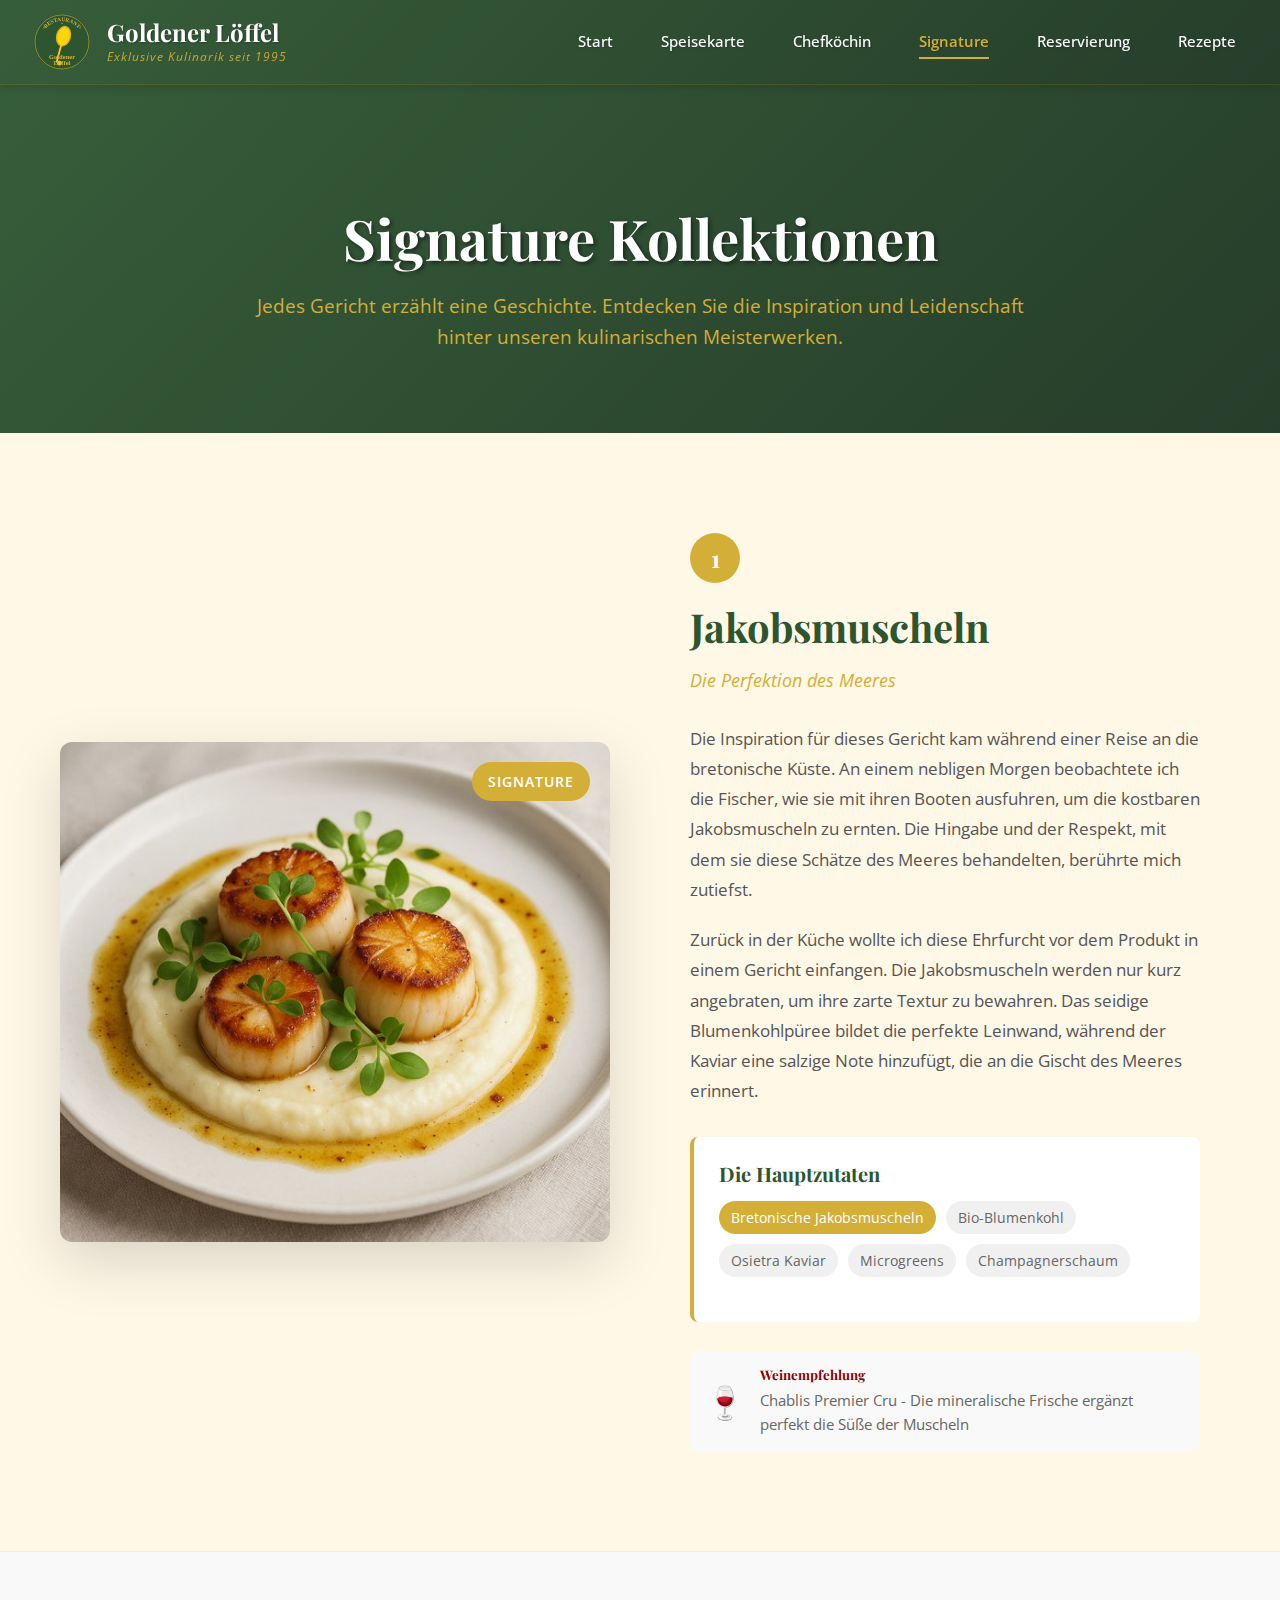
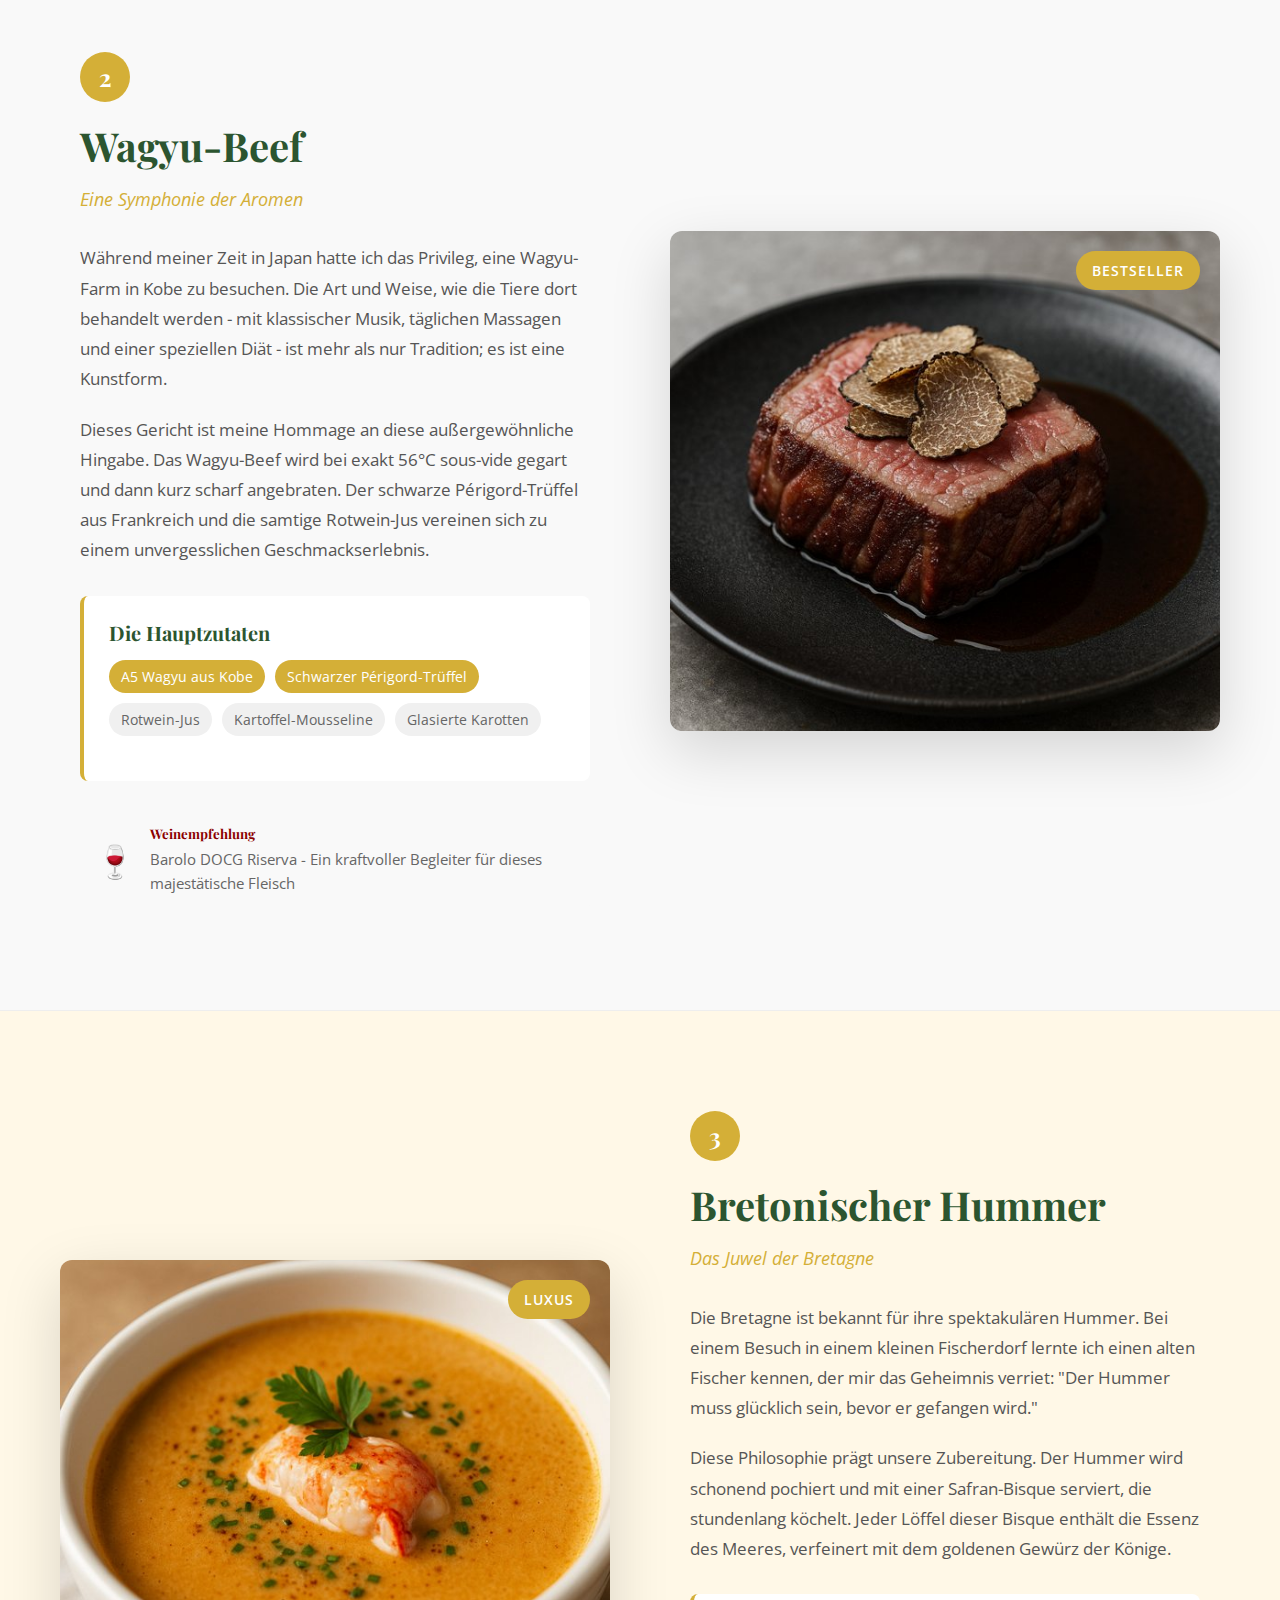
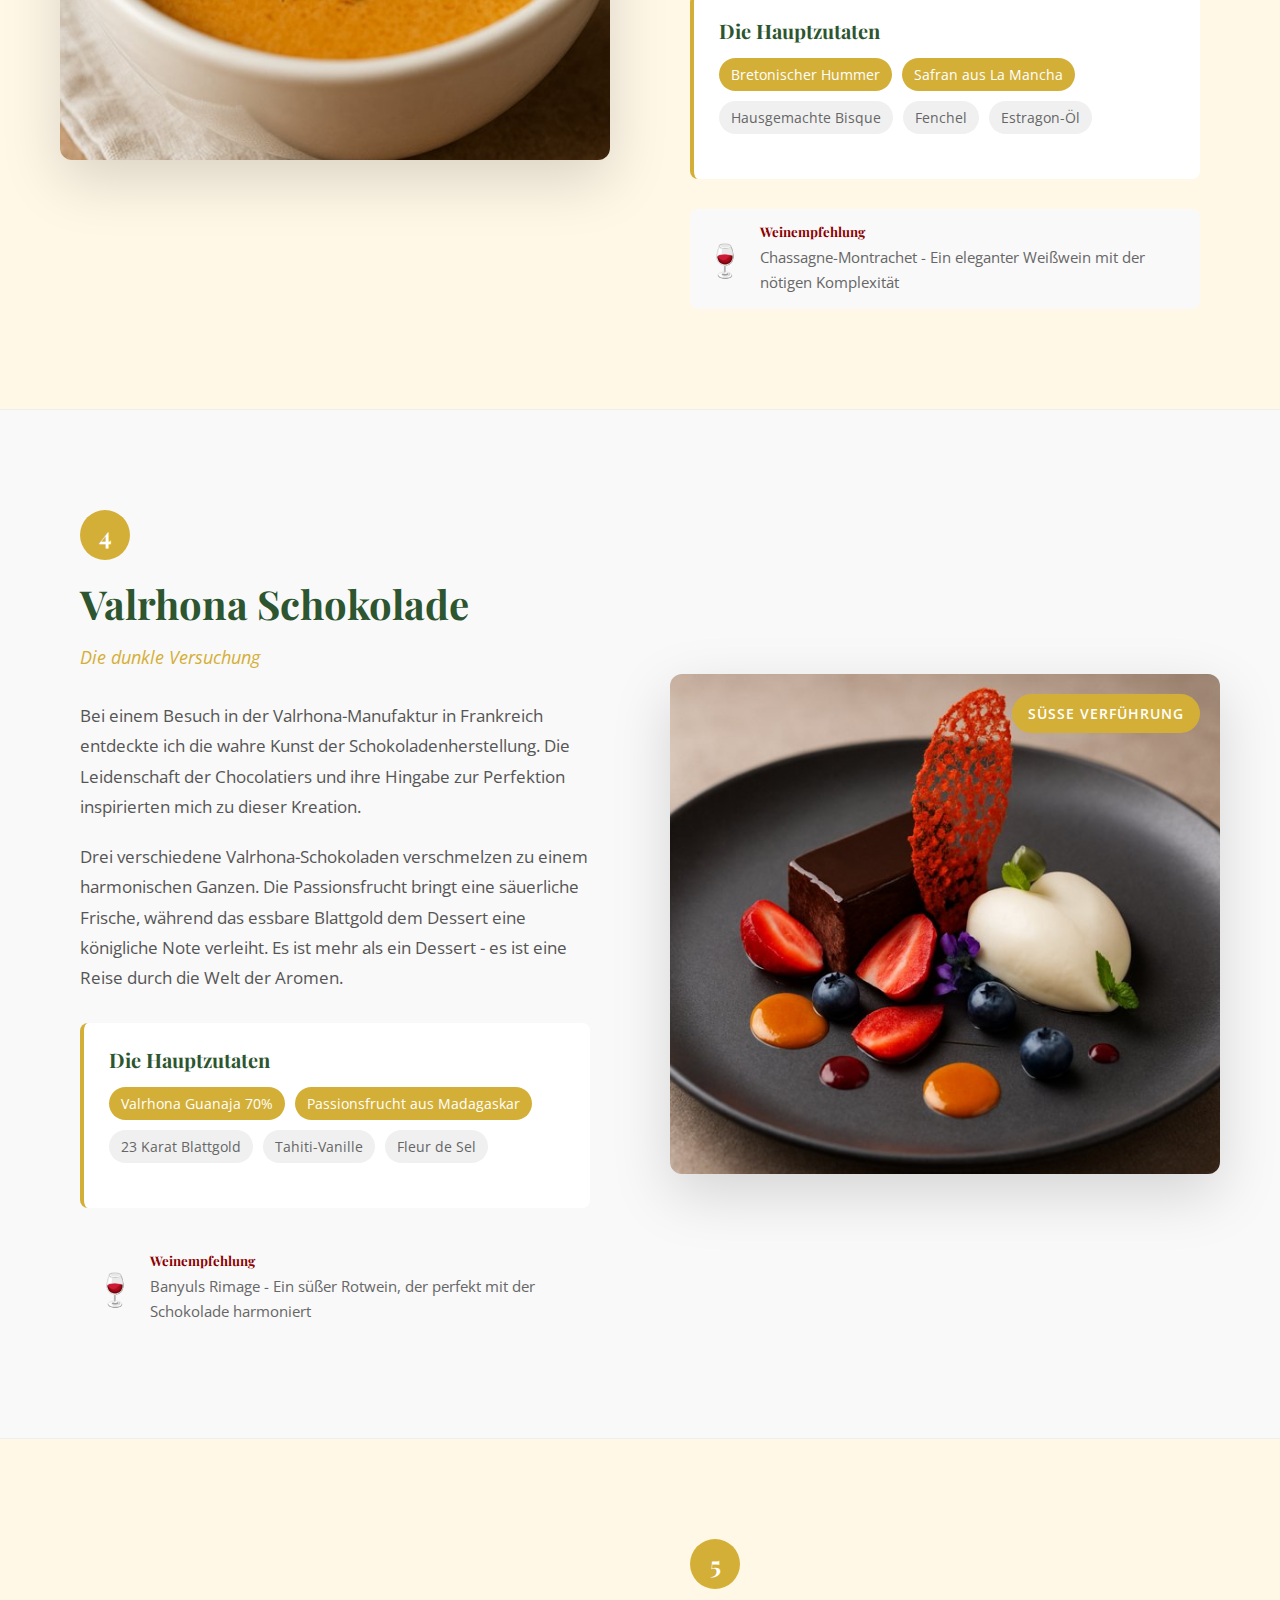
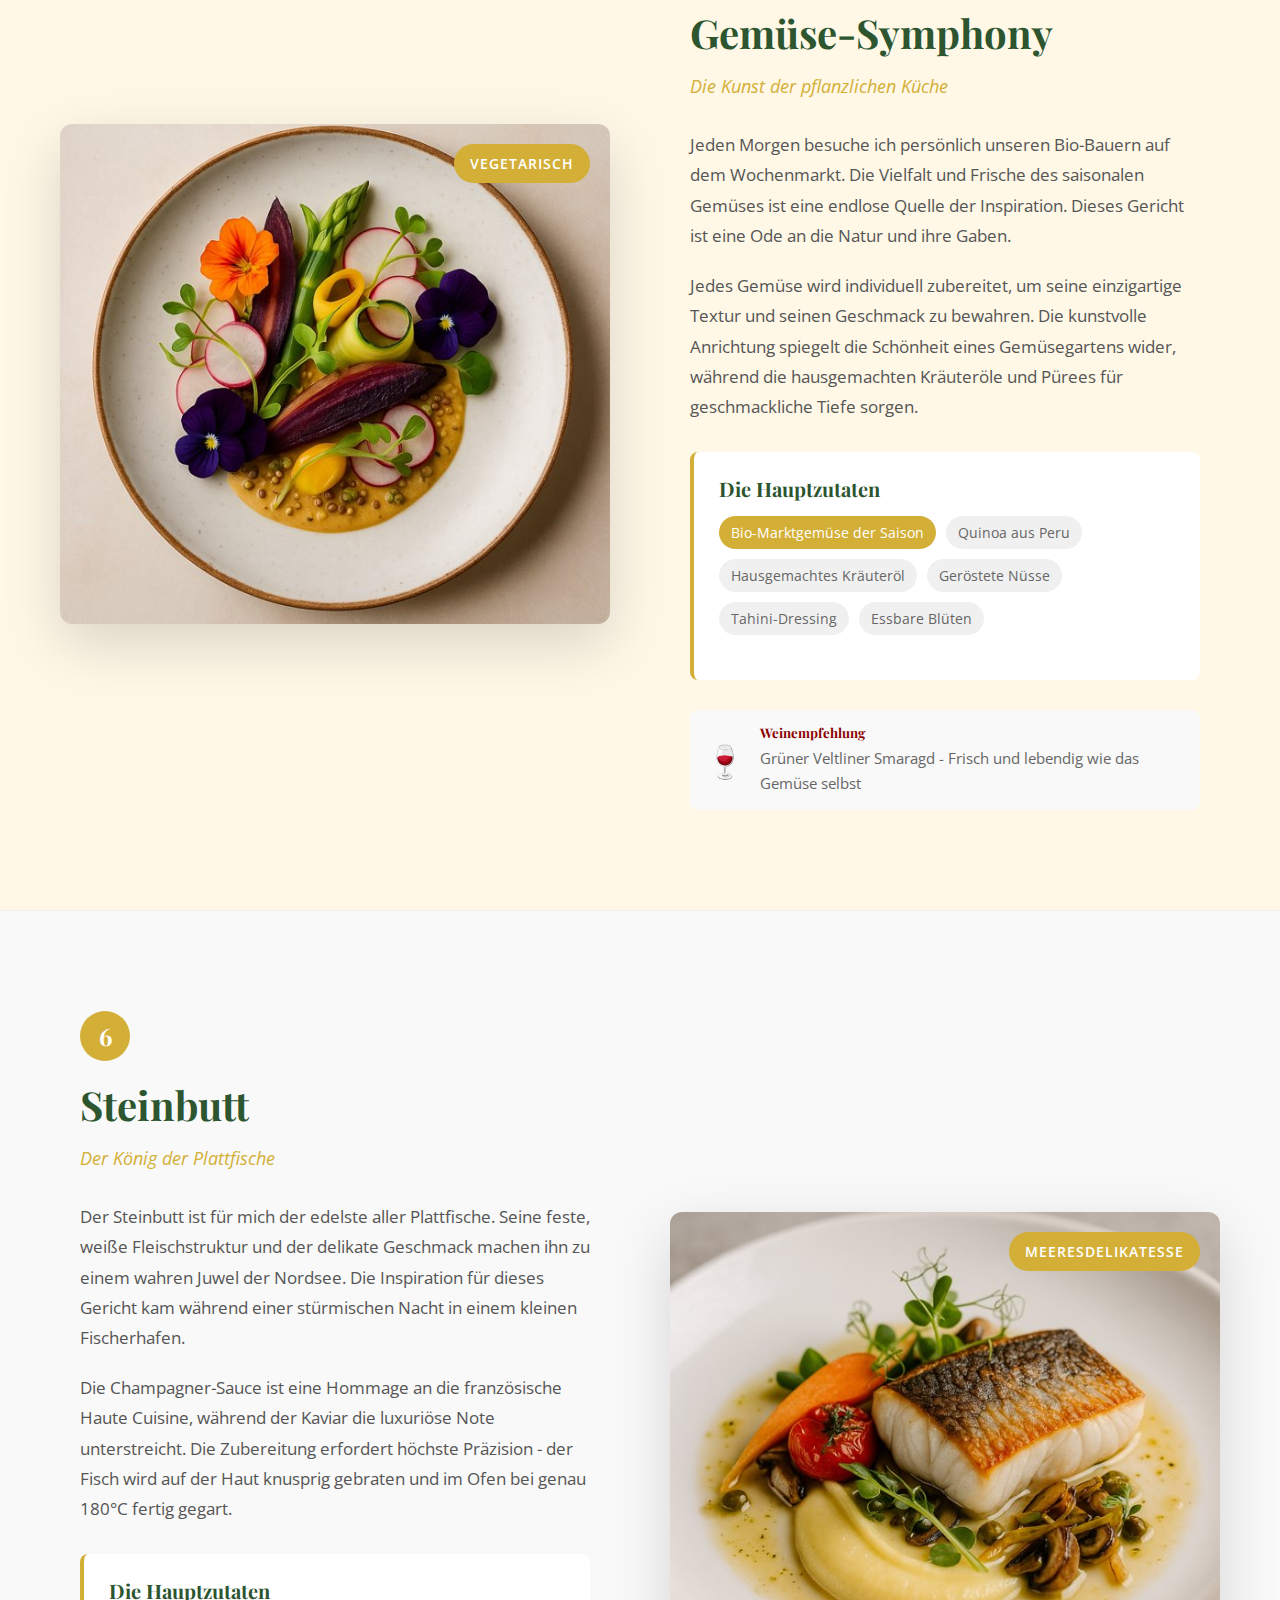
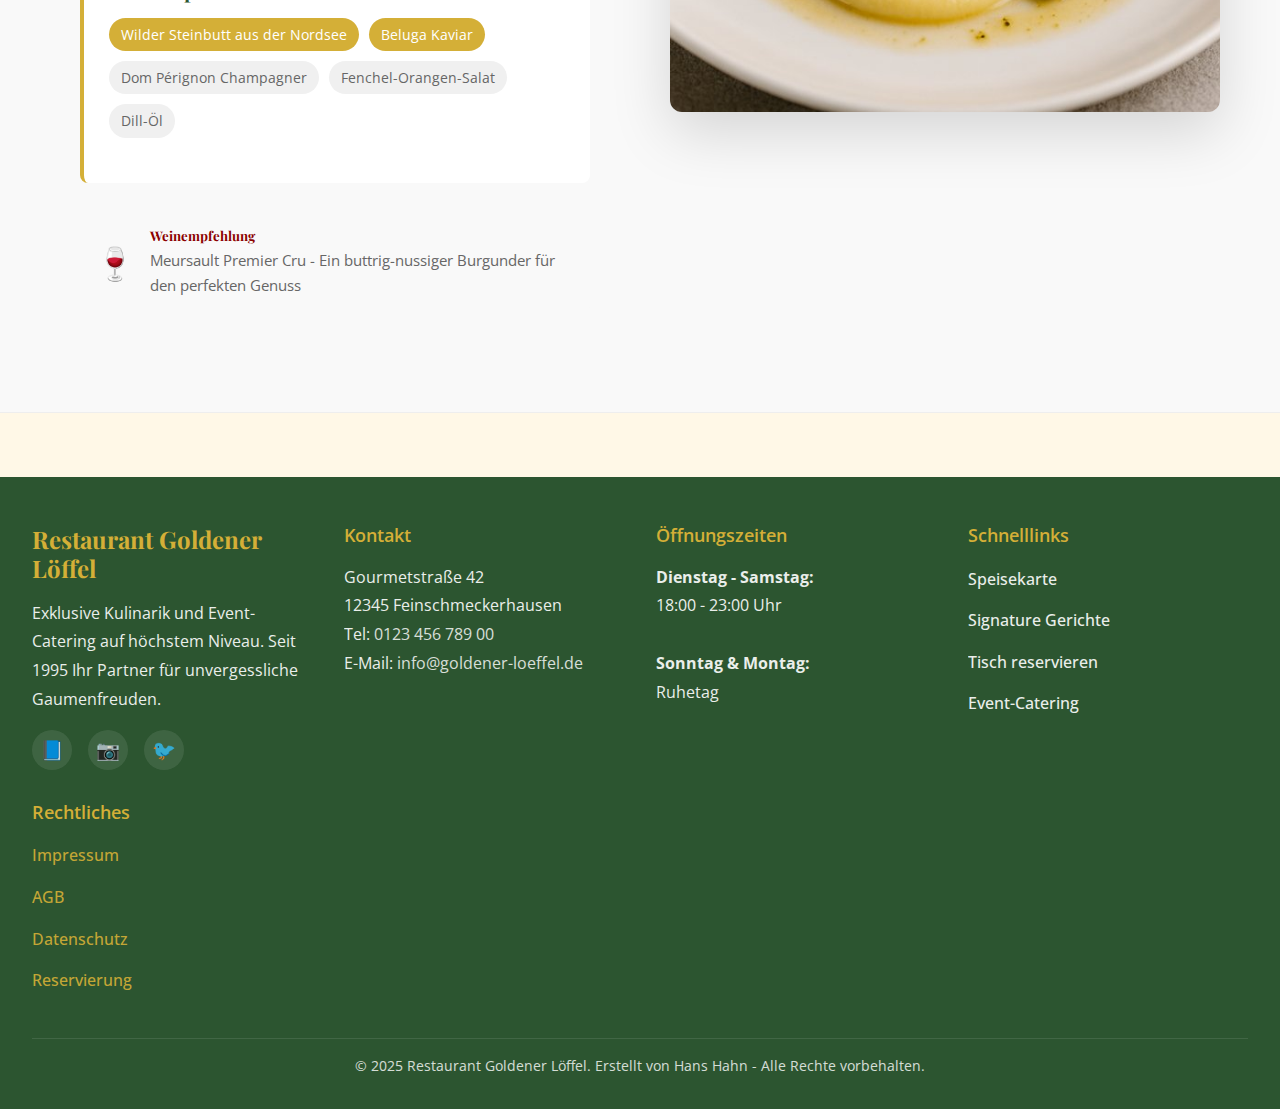
<file: pages/signature-kollektionen.html>
<!DOCTYPE html>
<html lang="de">
<head>
    <!-- Erstellt von Hans Hahn - Alle Rechte vorbehalten -->
    <meta charset="UTF-8">
    <meta name="viewport" content="width=device-width, initial-scale=1.0">
    <meta name="description" content="Entdecken Sie die Geschichten hinter unseren Signature-Gerichten - Restaurant Goldener Löffel">
    <meta name="keywords" content="Signature Gerichte, Gourmet, Fine Dining, Kulinarische Geschichten">
    <meta name="author" content="Hans Hahn">
    
    <title>Signature Kollektionen - Restaurant Goldener Löffel</title>
    
    <!-- Favicon -->
    <link rel="icon" type="image/svg+xml" href="../images/logo.svg">
    
    <!-- Google Fonts -->
    <link rel="preconnect" href="https://fonts.googleapis.com">
    <link rel="preconnect" href="https://fonts.gstatic.com" crossorigin>
    <link href="https://fonts.googleapis.com/css2?family=Playfair+Display:wght@400;700&family=Open+Sans:wght@300;400;600;700&display=swap" rel="stylesheet">
    
    <!-- CSS -->
    <link rel="stylesheet" href="../css/global-layout.css">
    <link rel="stylesheet" href="../css/main.css">
    <link rel="stylesheet" href="../css/components.css">
    <link rel="stylesheet" href="../css/responsive.css">
    
    <style>
        /* Signature Kollektionen spezifische Styles */
        .signature-hero {
            background: linear-gradient(135deg, rgba(44, 85, 48, 0.95), rgba(26, 51, 32, 0.95));
            padding: 120px 20px 80px;
            text-align: center;
            color: white;
            margin-top: -1px;
        }
        
        .signature-hero h1 {
            font-family: 'Playfair Display', serif;
            font-size: 3.5rem;
            color: white;
            margin-bottom: 20px;
            text-shadow: 2px 2px 4px rgba(0,0,0,0.5);
        }
        
        .signature-hero p {
            font-size: 1.2rem;
            color: #D4AF37;
            max-width: 800px;
            margin: 0 auto;
        }
        
        .signature-collection {
            padding: 80px 0;
            border-bottom: 1px solid #eee;
        }
        
        .signature-collection:nth-child(even) {
            background: #f9f9f9;
        }
        
        .signature-collection__container {
            max-width: 1200px;
            margin: 0 auto;
            padding: 0 20px;
            display: grid;
            grid-template-columns: 1fr 1fr;
            gap: 60px;
            align-items: center;
        }
        
        .signature-collection--reversed .signature-collection__container {
            direction: rtl;
        }
        
        .signature-collection--reversed .signature-collection__content {
            direction: ltr;
        }
        
        .signature-collection__image {
            position: relative;
            overflow: hidden;
            border-radius: 12px;
            box-shadow: 0 20px 60px rgba(0,0,0,0.15);
            transition: transform 0.3s ease;
            height: 500px;
        }
        
        .signature-collection__image:hover {
            transform: scale(1.02);
        }
        
        .signature-collection__image img {
            width: 100%;
            height: 100%;
            object-fit: cover;
        }
        
        .signature-collection__badge {
            position: absolute;
            top: 20px;
            right: 20px;
            background: #D4AF37;
            color: white;
            padding: 8px 16px;
            border-radius: 20px;
            font-size: 0.9rem;
            font-weight: 600;
            text-transform: uppercase;
            letter-spacing: 1px;
        }
        
        .signature-collection__content {
            padding: 20px;
        }
        
        .signature-collection__number {
            display: inline-block;
            width: 50px;
            height: 50px;
            line-height: 50px;
            text-align: center;
            background: #D4AF37;
            color: white;
            border-radius: 50%;
            font-family: 'Playfair Display', serif;
            font-size: 1.5rem;
            font-weight: 700;
            margin-bottom: 20px;
        }
        
        .signature-collection__title {
            font-family: 'Playfair Display', serif;
            font-size: 2.5rem;
            color: #2C5530;
            margin-bottom: 15px;
        }
        
        .signature-collection__subtitle {
            font-size: 1.1rem;
            color: #D4AF37;
            font-style: italic;
            margin-bottom: 30px;
        }
        
        .signature-collection__story {
            font-size: 1.05rem;
            line-height: 1.8;
            color: #555;
            margin-bottom: 30px;
        }
        
        .signature-collection__story p {
            margin-bottom: 20px;
        }
        
        .signature-collection__details {
            background: white;
            padding: 25px;
            border-radius: 8px;
            border-left: 4px solid #D4AF37;
            margin: 30px 0;
        }
        
        .signature-collection__details h4 {
            font-family: 'Playfair Display', serif;
            color: #2C5530;
            margin-bottom: 15px;
        }
        
        .signature-collection__ingredients {
            display: flex;
            flex-wrap: wrap;
            gap: 10px;
            margin-bottom: 20px;
        }
        
        .ingredient-tag {
            background: #f0f0f0;
            padding: 5px 12px;
            border-radius: 20px;
            font-size: 0.9rem;
            color: #666;
        }
        
        .ingredient-tag--special {
            background: #D4AF37;
            color: white;
        }
        
        .signature-collection__wine {
            display: flex;
            align-items: center;
            gap: 15px;
            padding: 15px;
            background: #f9f9f9;
            border-radius: 8px;
            margin-top: 20px;
        }
        
        .wine-icon {
            font-size: 2rem;
        }
        
        .wine-recommendation {
            flex: 1;
        }
        
        .wine-recommendation h5 {
            color: #8B0000;
            margin-bottom: 5px;
        }
        
        .wine-recommendation p {
            font-size: 0.95rem;
            color: #666;
            margin: 0;
        }
        
        @media (max-width: 968px) {
            .signature-collection__container {
                grid-template-columns: 1fr;
                gap: 40px;
            }
            
            .signature-collection--reversed .signature-collection__container {
                direction: ltr;
            }
            
            .signature-collection__image {
                order: -1;
                height: 300px;
            }
            
            .signature-hero h1 {
                font-size: 2.5rem;
            }
            
            .signature-collection__title {
                font-size: 2rem;
            }
        }
    </style>
</head>
<body>
    <!-- EINHEITLICHER HEADER -->
    <header class="global-header">
        <div class="header-container">
            <a href="index.html" class="header-logo">
                <img src="../images/logo.svg" alt="Restaurant Goldener Löffel Logo">
                <div class="header-logo-text">
                    <span class="header-logo-title">Goldener Löffel</span>
                    <span class="header-logo-subtitle">Exklusive Kulinarik seit 1995</span>
                </div>
            </a>
            
            <nav class="header-nav">
                <button class="mobile-menu-btn" aria-label="Menü öffnen">
                    <span></span>
                    <span></span>
                    <span></span>
                </button>
                <ul class="header-menu">
                    <li><a href="index.html">Start</a></li>
                    <li><a href="speisekarte.html">Speisekarte</a></li>
                    <li><a href="chefkoechin.html">Chefköchin</a></li>
                    <li><a href="signature-kollektionen.html" class="active">Signature</a></li>
                    <li><a href="reservierung.html">Reservierung</a></li>
                    <li><a href="rezepte.html">Rezepte</a></li>
                </ul>
            </nav>
        </div>
    </header>

    <!-- Hero Section -->
    <section class="signature-hero">
        <h1>Signature Kollektionen</h1>
        <p>Jedes Gericht erzählt eine Geschichte. Entdecken Sie die Inspiration und Leidenschaft hinter unseren kulinarischen Meisterwerken.</p>
    </section>

    <!-- Signature Collection 1: Jakobsmuscheln -->
    <section class="signature-collection" id="jakobsmuscheln">
        <div class="signature-collection__container">
            <div class="signature-collection__image">
                <img src="../images/chef/dish-1.jpg" alt="Jakobsmuscheln auf Blumenkohlpüree" style="width: 100%; height: 100%; object-fit: cover;">
                <span class="signature-collection__badge">Signature</span>
            </div>
            <div class="signature-collection__content">
                <span class="signature-collection__number">1</span>
                <h2 class="signature-collection__title">Jakobsmuscheln</h2>
                <p class="signature-collection__subtitle">Die Perfektion des Meeres</p>
                
                <div class="signature-collection__story">
                    <p>
                        Die Inspiration für dieses Gericht kam während einer Reise an die bretonische Küste. 
                        An einem nebligen Morgen beobachtete ich die Fischer, wie sie mit ihren Booten ausfuhren, 
                        um die kostbaren Jakobsmuscheln zu ernten. Die Hingabe und der Respekt, mit dem sie 
                        diese Schätze des Meeres behandelten, berührte mich zutiefst.
                    </p>
                    <p>
                        Zurück in der Küche wollte ich diese Ehrfurcht vor dem Produkt in einem Gericht einfangen. 
                        Die Jakobsmuscheln werden nur kurz angebraten, um ihre zarte Textur zu bewahren. 
                        Das seidige Blumenkohlpüree bildet die perfekte Leinwand, während der Kaviar eine 
                        salzige Note hinzufügt, die an die Gischt des Meeres erinnert.
                    </p>
                </div>
                
                <div class="signature-collection__details">
                    <h4>Die Hauptzutaten</h4>
                    <div class="signature-collection__ingredients">
                        <span class="ingredient-tag ingredient-tag--special">Bretonische Jakobsmuscheln</span>
                        <span class="ingredient-tag">Bio-Blumenkohl</span>
                        <span class="ingredient-tag">Osietra Kaviar</span>
                        <span class="ingredient-tag">Microgreens</span>
                        <span class="ingredient-tag">Champagnerschaum</span>
                    </div>
                </div>
                
                <div class="signature-collection__wine">
                    <span class="wine-icon">🍷</span>
                    <div class="wine-recommendation">
                        <h5>Weinempfehlung</h5>
                        <p>Chablis Premier Cru - Die mineralische Frische ergänzt perfekt die Süße der Muscheln</p>
                    </div>
                </div>
            </div>
        </div>
    </section>

    <!-- Signature Collection 2: Wagyu Beef -->
    <section class="signature-collection signature-collection--reversed" id="wagyu-beef">
        <div class="signature-collection__container">
            <div class="signature-collection__image">
                <img src="../images/chef/dish-2.jpg" alt="Wagyu-Beef mit Trüffel" style="width: 100%; height: 100%; object-fit: cover;">
                <span class="signature-collection__badge">Bestseller</span>
            </div>
            <div class="signature-collection__content">
                <span class="signature-collection__number">2</span>
                <h2 class="signature-collection__title">Wagyu-Beef</h2>
                <p class="signature-collection__subtitle">Eine Symphonie der Aromen</p>
                
                <div class="signature-collection__story">
                    <p>
                        Während meiner Zeit in Japan hatte ich das Privileg, eine Wagyu-Farm in Kobe zu besuchen. 
                        Die Art und Weise, wie die Tiere dort behandelt werden - mit klassischer Musik, 
                        täglichen Massagen und einer speziellen Diät - ist mehr als nur Tradition; 
                        es ist eine Kunstform.
                    </p>
                    <p>
                        Dieses Gericht ist meine Hommage an diese außergewöhnliche Hingabe. Das Wagyu-Beef 
                        wird bei exakt 56°C sous-vide gegart und dann kurz scharf angebraten. 
                        Der schwarze Périgord-Trüffel aus Frankreich und die samtige Rotwein-Jus 
                        vereinen sich zu einem unvergesslichen Geschmackserlebnis.
                    </p>
                </div>
                
                <div class="signature-collection__details">
                    <h4>Die Hauptzutaten</h4>
                    <div class="signature-collection__ingredients">
                        <span class="ingredient-tag ingredient-tag--special">A5 Wagyu aus Kobe</span>
                        <span class="ingredient-tag ingredient-tag--special">Schwarzer Périgord-Trüffel</span>
                        <span class="ingredient-tag">Rotwein-Jus</span>
                        <span class="ingredient-tag">Kartoffel-Mousseline</span>
                        <span class="ingredient-tag">Glasierte Karotten</span>
                    </div>
                </div>
                
                <div class="signature-collection__wine">
                    <span class="wine-icon">🍷</span>
                    <div class="wine-recommendation">
                        <h5>Weinempfehlung</h5>
                        <p>Barolo DOCG Riserva - Ein kraftvoller Begleiter für dieses majestätische Fleisch</p>
                    </div>
                </div>
            </div>
        </div>
    </section>

    <!-- Signature Collection 3: Hummer -->
    <section class="signature-collection" id="hummer">
        <div class="signature-collection__container">
            <div class="signature-collection__image">
                <img src="../images/chef/dish-3.jpg" alt="Bretonischer Hummer" style="width: 100%; height: 100%; object-fit: cover;">
                <span class="signature-collection__badge">Luxus</span>
            </div>
            <div class="signature-collection__content">
                <span class="signature-collection__number">3</span>
                <h2 class="signature-collection__title">Bretonischer Hummer</h2>
                <p class="signature-collection__subtitle">Das Juwel der Bretagne</p>
                
                <div class="signature-collection__story">
                    <p>
                        Die Bretagne ist bekannt für ihre spektakulären Hummer. Bei einem Besuch in einem 
                        kleinen Fischerdorf lernte ich einen alten Fischer kennen, der mir das Geheimnis 
                        verriet: "Der Hummer muss glücklich sein, bevor er gefangen wird."
                    </p>
                    <p>
                        Diese Philosophie prägt unsere Zubereitung. Der Hummer wird schonend pochiert und 
                        mit einer Safran-Bisque serviert, die stundenlang köchelt. Jeder Löffel dieser 
                        Bisque enthält die Essenz des Meeres, verfeinert mit dem goldenen Gewürz der Könige.
                    </p>
                </div>
                
                <div class="signature-collection__details">
                    <h4>Die Hauptzutaten</h4>
                    <div class="signature-collection__ingredients">
                        <span class="ingredient-tag ingredient-tag--special">Bretonischer Hummer</span>
                        <span class="ingredient-tag ingredient-tag--special">Safran aus La Mancha</span>
                        <span class="ingredient-tag">Hausgemachte Bisque</span>
                        <span class="ingredient-tag">Fenchel</span>
                        <span class="ingredient-tag">Estragon-Öl</span>
                    </div>
                </div>
                
                <div class="signature-collection__wine">
                    <span class="wine-icon">🍷</span>
                    <div class="wine-recommendation">
                        <h5>Weinempfehlung</h5>
                        <p>Chassagne-Montrachet - Ein eleganter Weißwein mit der nötigen Komplexität</p>
                    </div>
                </div>
            </div>
        </div>
    </section>

    <!-- Signature Collection 4: Dessert -->
    <section class="signature-collection signature-collection--reversed" id="valrhona">
        <div class="signature-collection__container">
            <div class="signature-collection__image">
                <img src="../images/chef/dish-4.jpg" alt="Valrhona Schokolade" style="width: 100%; height: 100%; object-fit: cover;">
                <span class="signature-collection__badge">Süße Verführung</span>
            </div>
            <div class="signature-collection__content">
                <span class="signature-collection__number">4</span>
                <h2 class="signature-collection__title">Valrhona Schokolade</h2>
                <p class="signature-collection__subtitle">Die dunkle Versuchung</p>
                
                <div class="signature-collection__story">
                    <p>
                        Bei einem Besuch in der Valrhona-Manufaktur in Frankreich entdeckte ich die 
                        wahre Kunst der Schokoladenherstellung. Die Leidenschaft der Chocolatiers und 
                        ihre Hingabe zur Perfektion inspirierten mich zu dieser Kreation.
                    </p>
                    <p>
                        Drei verschiedene Valrhona-Schokoladen verschmelzen zu einem harmonischen Ganzen. 
                        Die Passionsfrucht bringt eine säuerliche Frische, während das essbare Blattgold 
                        dem Dessert eine königliche Note verleiht. Es ist mehr als ein Dessert - 
                        es ist eine Reise durch die Welt der Aromen.
                    </p>
                </div>
                
                <div class="signature-collection__details">
                    <h4>Die Hauptzutaten</h4>
                    <div class="signature-collection__ingredients">
                        <span class="ingredient-tag ingredient-tag--special">Valrhona Guanaja 70%</span>
                        <span class="ingredient-tag ingredient-tag--special">Passionsfrucht aus Madagaskar</span>
                        <span class="ingredient-tag">23 Karat Blattgold</span>
                        <span class="ingredient-tag">Tahiti-Vanille</span>
                        <span class="ingredient-tag">Fleur de Sel</span>
                    </div>
                </div>
                
                <div class="signature-collection__wine">
                    <span class="wine-icon">🍷</span>
                    <div class="wine-recommendation">
                        <h5>Weinempfehlung</h5>
                        <p>Banyuls Rimage - Ein süßer Rotwein, der perfekt mit der Schokolade harmoniert</p>
                    </div>
                </div>
            </div>
        </div>
    </section>

    <!-- Signature Collection 5: Vegetarisch -->
    <section class="signature-collection" id="gemuese">
        <div class="signature-collection__container">
            <div class="signature-collection__image">
                <img src="../images/chef/dish-5.jpg" alt="Gemüse-Symphony" style="width: 100%; height: 100%; object-fit: cover;">
                <span class="signature-collection__badge">Vegetarisch</span>
            </div>
            <div class="signature-collection__content">
                <span class="signature-collection__number">5</span>
                <h2 class="signature-collection__title">Gemüse-Symphony</h2>
                <p class="signature-collection__subtitle">Die Kunst der pflanzlichen Küche</p>
                
                <div class="signature-collection__story">
                    <p>
                        Jeden Morgen besuche ich persönlich unseren Bio-Bauern auf dem Wochenmarkt. 
                        Die Vielfalt und Frische des saisonalen Gemüses ist eine endlose Quelle der 
                        Inspiration. Dieses Gericht ist eine Ode an die Natur und ihre Gaben.
                    </p>
                    <p>
                        Jedes Gemüse wird individuell zubereitet, um seine einzigartige Textur und 
                        seinen Geschmack zu bewahren. Die kunstvolle Anrichtung spiegelt die Schönheit 
                        eines Gemüsegartens wider, während die hausgemachten Kräuteröle und Pürees 
                        für geschmackliche Tiefe sorgen.
                    </p>
                </div>
                
                <div class="signature-collection__details">
                    <h4>Die Hauptzutaten</h4>
                    <div class="signature-collection__ingredients">
                        <span class="ingredient-tag ingredient-tag--special">Bio-Marktgemüse der Saison</span>
                        <span class="ingredient-tag">Quinoa aus Peru</span>
                        <span class="ingredient-tag">Hausgemachtes Kräuteröl</span>
                        <span class="ingredient-tag">Geröstete Nüsse</span>
                        <span class="ingredient-tag">Tahini-Dressing</span>
                        <span class="ingredient-tag">Essbare Blüten</span>
                    </div>
                </div>
                
                <div class="signature-collection__wine">
                    <span class="wine-icon">🍷</span>
                    <div class="wine-recommendation">
                        <h5>Weinempfehlung</h5>
                        <p>Grüner Veltliner Smaragd - Frisch und lebendig wie das Gemüse selbst</p>
                    </div>
                </div>
            </div>
        </div>
    </section>

    <!-- Signature Collection 6: Steinbutt -->
    <section class="signature-collection signature-collection--reversed" id="steinbutt">
        <div class="signature-collection__container">
            <div class="signature-collection__image">
                <img src="../images/chef/dish-6.jpg" alt="Steinbutt" style="width: 100%; height: 100%; object-fit: cover;">
                <span class="signature-collection__badge">Meeresdelikatesse</span>
            </div>
            <div class="signature-collection__content">
                <span class="signature-collection__number">6</span>
                <h2 class="signature-collection__title">Steinbutt</h2>
                <p class="signature-collection__subtitle">Der König der Plattfische</p>
                
                <div class="signature-collection__story">
                    <p>
                        Der Steinbutt ist für mich der edelste aller Plattfische. Seine feste, 
                        weiße Fleischstruktur und der delikate Geschmack machen ihn zu einem 
                        wahren Juwel der Nordsee. Die Inspiration für dieses Gericht kam während 
                        einer stürmischen Nacht in einem kleinen Fischerhafen.
                    </p>
                    <p>
                        Die Champagner-Sauce ist eine Hommage an die französische Haute Cuisine, 
                        während der Kaviar die luxuriöse Note unterstreicht. Die Zubereitung 
                        erfordert höchste Präzision - der Fisch wird auf der Haut knusprig gebraten 
                        und im Ofen bei genau 180°C fertig gegart.
                    </p>
                </div>
                
                <div class="signature-collection__details">
                    <h4>Die Hauptzutaten</h4>
                    <div class="signature-collection__ingredients">
                        <span class="ingredient-tag ingredient-tag--special">Wilder Steinbutt aus der Nordsee</span>
                        <span class="ingredient-tag ingredient-tag--special">Beluga Kaviar</span>
                        <span class="ingredient-tag">Dom Pérignon Champagner</span>
                        <span class="ingredient-tag">Fenchel-Orangen-Salat</span>
                        <span class="ingredient-tag">Dill-Öl</span>
                    </div>
                </div>
                
                <div class="signature-collection__wine">
                    <span class="wine-icon">🍷</span>
                    <div class="wine-recommendation">
                        <h5>Weinempfehlung</h5>
                        <p>Meursault Premier Cru - Ein buttrig-nussiger Burgunder für den perfekten Genuss</p>
                    </div>
                </div>
            </div>
        </div>
    </section>

    <!-- EINHEITLICHER FOOTER -->
    <footer class="global-footer">
        <div class="footer-container">
            <div class="footer-grid">
                <div class="footer-column">
                    <h3>Restaurant Goldener Löffel</h3>
                    <p>
                        Exklusive Kulinarik und Event-Catering auf höchstem Niveau. 
                        Seit 1995 Ihr Partner für unvergessliche Gaumenfreuden.
                    </p>
                    <div class="footer-social">
                        <a href="#" aria-label="Facebook">📘</a>
                        <a href="#" aria-label="Instagram">📷</a>
                        <a href="#" aria-label="Twitter">🐦</a>
                    </div>
                </div>
                
                <div class="footer-column">
                    <h4>Kontakt</h4>
                    <address>
                        Gourmetstraße 42<br>
                        12345 Feinschmeckerhausen<br>
                        Tel: <a href="tel:+4912345678900">0123 456 789 00</a><br>
                        E-Mail: <a href="mailto:info@goldener-loeffel.de">info@goldener-loeffel.de</a>
                    </address>
                </div>
                
                <div class="footer-column">
                    <h4>Öffnungszeiten</h4>
                    <p>
                        <strong>Dienstag - Samstag:</strong><br>
                        18:00 - 23:00 Uhr<br><br>
                        <strong>Sonntag & Montag:</strong><br>
                        Ruhetag
                    </p>
                </div>
                
                <div class="footer-column">
                    <h4>Schnelllinks</h4>
                    <ul style="list-style: none; padding: 0;">
                        <li><a href="speisekarte.html">Speisekarte</a></li>
                        <li><a href="signature-kollektionen.html">Signature Gerichte</a></li>
                        <li><a href="reservierung.html">Tisch reservieren</a></li>
                        <li><a href="index.html#catering-pakete">Event-Catering</a></li>
                    </ul>
                </div>
                
                <div class="footer-column footer-legal">
                    <h4>Rechtliches</h4>
                    <ul style="list-style: none; padding: 0;">
                        <li><a href="impressum.html" style="color: #D4AF37;">Impressum</a></li>
                        <li><a href="agb.html" style="color: #D4AF37;">AGB</a></li>
                        <li><a href="datenschutz.html" style="color: #D4AF37;">Datenschutz</a></li>
                        <li><a href="reservierung.html" style="color: #D4AF37;">Reservierung</a></li>
                    </ul>
                </div>
            </div>
            
            <div class="footer-divider"></div>
            
            <div class="footer-bottom">
                <p>&copy; 2025 Restaurant Goldener Löffel. Erstellt von Hans Hahn - Alle Rechte vorbehalten.</p>
            </div>
        </div>
    </footer>

    <!-- JavaScript -->
    <script>
        // Mobile Menu Toggle
        document.addEventListener('DOMContentLoaded', function() {
            const mobileMenuBtn = document.querySelector('.mobile-menu-btn');
            const headerMenu = document.querySelector('.header-menu');
            
            if (mobileMenuBtn) {
                mobileMenuBtn.addEventListener('click', function() {
                    this.classList.toggle('active');
                    headerMenu.classList.toggle('active');
                });
            }
            
            // Schließe Menü beim Klick außerhalb
            document.addEventListener('click', function(e) {
                if (!e.target.closest('.header-nav')) {
                    mobileMenuBtn?.classList.remove('active');
                    headerMenu?.classList.remove('active');
                }
            });
            
            // Smooth Scroll für Anker-Links
            document.querySelectorAll('a[href^="#"]').forEach(anchor => {
                anchor.addEventListener('click', function (e) {
                    e.preventDefault();
                    const target = document.querySelector(this.getAttribute('href'));
                    if (target) {
                        target.scrollIntoView({
                            behavior: 'smooth',
                            block: 'start'
                        });
                    }
                });
            });
        });
    </script>
</body>
</html>
</file>
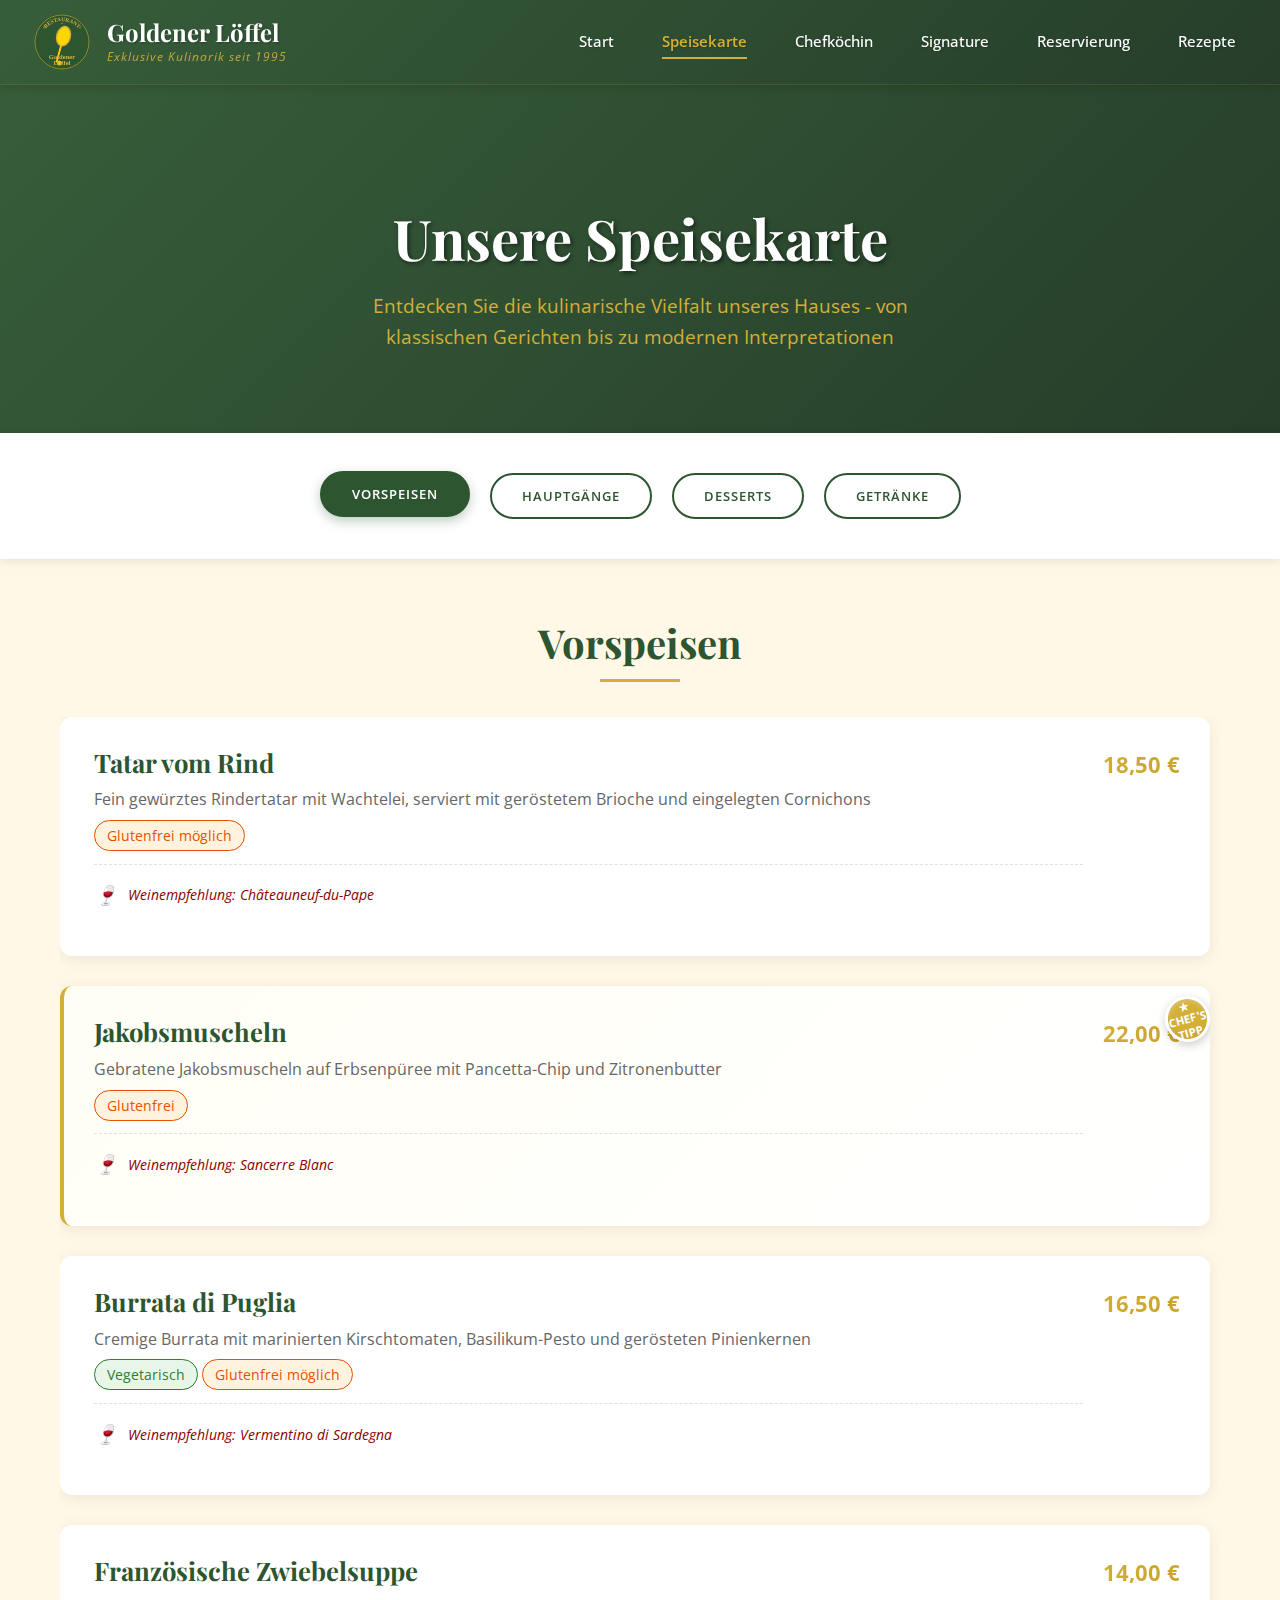
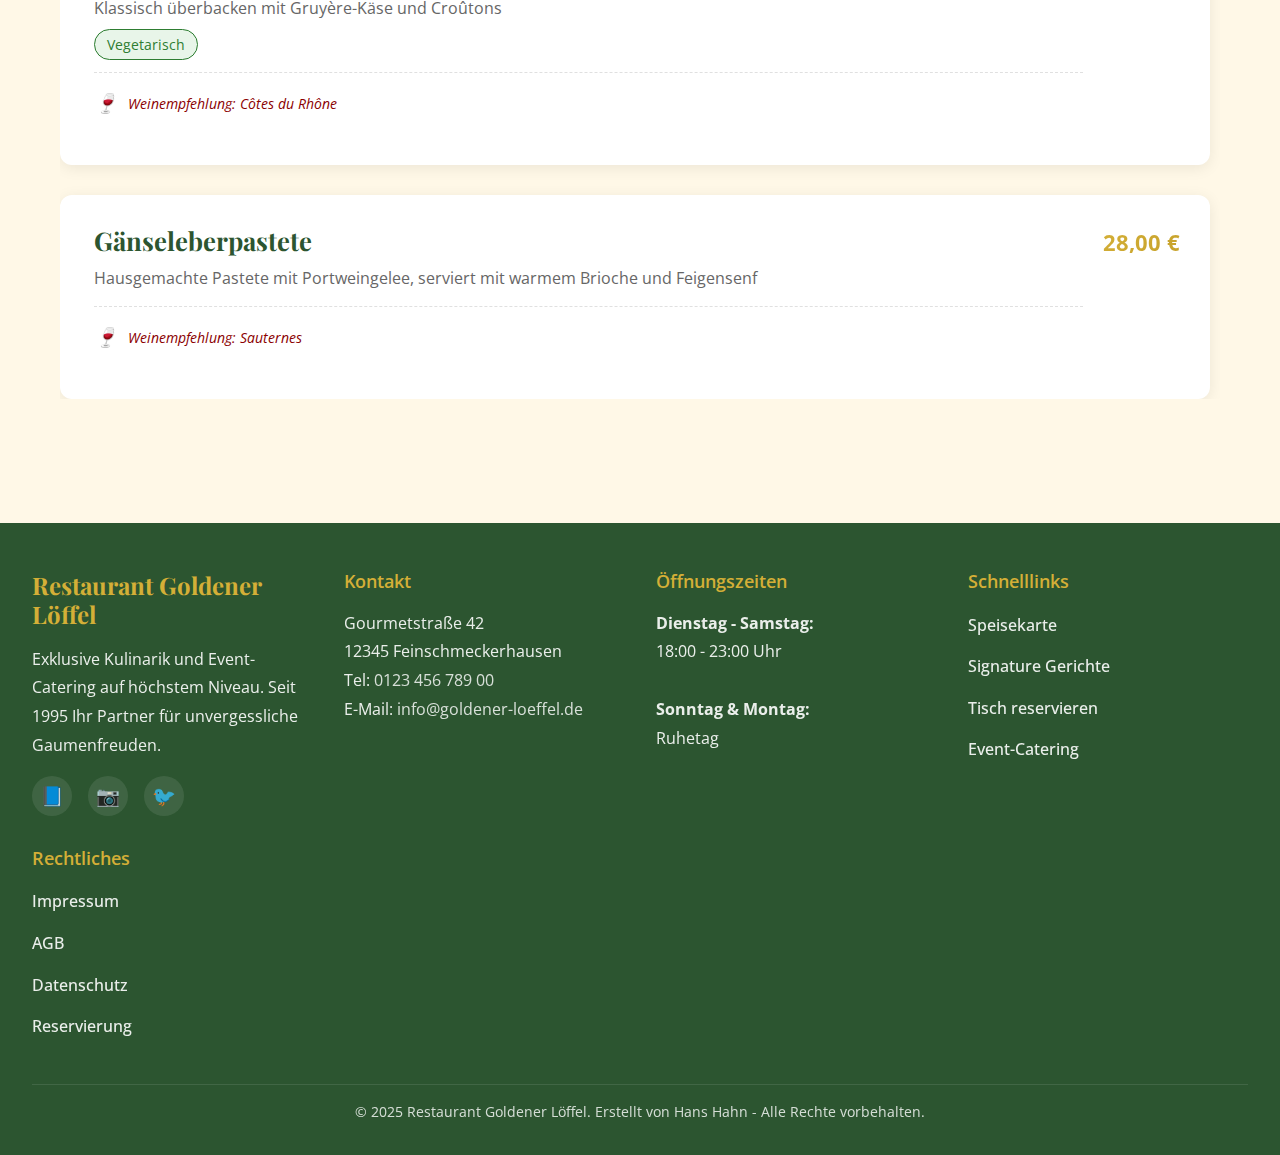
<file: pages/speisekarte.html>
<!DOCTYPE html>
<html lang="de">
<head>
    <!-- Erstellt von Hans Hahn - Alle Rechte vorbehalten -->
    <meta charset="UTF-8">
    <meta name="viewport" content="width=device-width, initial-scale=1.0">
    <meta name="description" content="Speisekarte - Restaurant Goldener Löffel">
    <meta name="keywords" content="Speisekarte, Menü, Restaurant, Fine Dining, Gourmet">
    <meta name="author" content="Hans Hahn">
    
    <title>Speisekarte - Restaurant Goldener Löffel</title>
    
    <!-- Favicon -->
    <link rel="icon" type="image/svg+xml" href="../images/logo.svg">
    
    <!-- Google Fonts -->
    <link rel="preconnect" href="https://fonts.googleapis.com">
    <link rel="preconnect" href="https://fonts.gstatic.com" crossorigin>
    <link href="https://fonts.googleapis.com/css2?family=Playfair+Display:wght@400;700&family=Open+Sans:wght@300;400;600;700&display=swap" rel="stylesheet">
    
    <!-- CSS -->
    <link rel="stylesheet" href="../css/global-layout.css">
    <link rel="stylesheet" href="../css/main.css">
    <link rel="stylesheet" href="../css/components.css">
    <link rel="stylesheet" href="../css/responsive.css">
    
    <style>
        /* Speisekarte-spezifische Styles */
        .menu-hero {
            background: linear-gradient(135deg, rgba(44, 85, 48, 0.95), rgba(26, 51, 32, 0.95));
            padding: 120px 20px 80px;
            text-align: center;
            position: relative;
            margin-top: -1px;
        }

        .menu-hero h1 {
            font-family: 'Playfair Display', serif;
            font-size: 3.5rem;
            color: white;
            margin-bottom: 20px;
            text-shadow: 2px 2px 4px rgba(0,0,0,0.5);
        }

        .menu-hero p {
            font-family: 'Open Sans', sans-serif;
            font-size: 1.2rem;
            color: #D4AF37;
            max-width: 600px;
            margin: 0 auto;
        }

        .menu-categories {
            display: flex;
            justify-content: center;
            gap: 20px;
            padding: 40px 20px;
            background: white;
            flex-wrap: wrap;
            box-shadow: 0 2px 10px rgba(0,0,0,0.1);
            position: sticky;
            top: 85px;
            z-index: 100;
        }

        .category-btn {
            padding: 12px 30px;
            background: white;
            border: 2px solid #2C5530;
            color: #2C5530;
            font-family: 'Open Sans', sans-serif;
            font-weight: 600;
            cursor: pointer;
            transition: all 0.3s ease;
            text-transform: uppercase;
            letter-spacing: 1px;
            border-radius: 25px;
        }

        .category-btn:hover,
        .category-btn.active {
            background: #2C5530;
            color: white;
            transform: translateY(-2px);
            box-shadow: 0 4px 12px rgba(44, 85, 48, 0.3);
        }

        .menu-section {
            max-width: 1200px;
            margin: 0 auto;
            padding: 60px 20px;
            display: none;
            animation: fadeIn 0.5s ease;
        }

        .menu-section.active {
            display: block;
        }

        @keyframes fadeIn {
            from { 
                opacity: 0; 
                transform: translateY(20px); 
            }
            to { 
                opacity: 1; 
                transform: translateY(0); 
            }
        }

        .section-title {
            font-family: 'Playfair Display', serif;
            font-size: 2.5rem;
            color: #2C5530;
            text-align: center;
            margin-bottom: 50px;
            position: relative;
        }

        .section-title::after {
            content: '';
            position: absolute;
            bottom: -15px;
            left: 50%;
            transform: translateX(-50%);
            width: 80px;
            height: 3px;
            background: #D4AF37;
        }

        .menu-items {
            display: grid;
            gap: 30px;
            /* Overflow hidden hier, damit Ribbons nicht über den Container hinausragen */
            overflow-x: hidden;
            padding-right: 10px;
        }

        .menu-item {
            background: white;
            padding: 30px;
            border-radius: 12px;
            box-shadow: 0 3px 15px rgba(0,0,0,0.08);
            display: grid;
            grid-template-columns: 1fr auto;
            gap: 20px;
            transition: all 0.3s ease;
            border-left: 4px solid transparent;
            position: relative;
            overflow: hidden;
        }

        .menu-item::before {
            content: '';
            position: absolute;
            top: 0;
            left: 0;
            width: 4px;
            height: 100%;
            background: #D4AF37;
            transform: scaleY(0);
            transition: transform 0.3s ease;
        }

        .menu-item:hover {
            transform: translateX(5px);
            box-shadow: 0 5px 25px rgba(0,0,0,0.15);
        }

        .menu-item:hover::before {
            transform: scaleY(1);
        }

        .menu-item-header {
            display: flex;
            justify-content: space-between;
            align-items: start;
            margin-bottom: 10px;
        }

        .menu-item-name {
            font-family: 'Playfair Display', serif;
            font-size: 1.6rem;
            color: #2C5530;
            margin: 0;
        }

        .menu-item-price {
            font-family: 'Open Sans', sans-serif;
            font-size: 1.4rem;
            color: #D4AF37;
            font-weight: 700;
            white-space: nowrap;
            background: linear-gradient(135deg, #D4AF37, #b8941f);
            -webkit-background-clip: text;
            -webkit-text-fill-color: transparent;
        }

        .menu-item-description {
            font-family: 'Open Sans', sans-serif;
            font-size: 1rem;
            color: #666;
            line-height: 1.6;
            margin: 10px 0;
        }
cd C:\SoftwareEntwicklung\Fachinformatiker_Lernapp_Java
gradlew clean bootRun

        .menu-item-tags {
            display: flex;
            gap: 10px;
            margin-top: 15px;
            flex-wrap: wrap;
        }

        .tag {
            padding: 5px 12px;
            background: #f0f0f0;
            border-radius: 20px;
            font-size: 0.85rem;
            font-family: 'Open Sans', sans-serif;
            color: #666;
            transition: all 0.3s ease;
        }

        .tag.vegetarian {
            background: #e8f5e9;
            color: #2e7d32;
            border: 1px solid #2e7d32;
        }

        .tag.vegan {
            background: #f3e5f5;
            color: #6a1b9a;
            border: 1px solid #6a1b9a;
        }

        .tag.gluten-free {
            background: #fff3e0;
            color: #e65100;
            border: 1px solid #e65100;
        }

        .tag.spicy {
            background: #ffebee;
            color: #c62828;
            border: 1px solid #c62828;
        }

        .wine-pairing {
            margin-top: 15px;
            padding-top: 15px;
            border-top: 1px dashed #e0e0e0;
            font-family: 'Open Sans', sans-serif;
            font-size: 0.9rem;
            color: #8B0000;
            font-style: italic;
            display: flex;
            align-items: center;
            gap: 10px;
        }

        .wine-pairing::before {
            content: '🍷';
            font-size: 1.2rem;
        }

        /* Getränkekarte Spezial-Styling */
        .drinks-grid {
            display: grid;
            grid-template-columns: repeat(auto-fit, minmax(350px, 1fr));
            gap: 30px;
            margin-top: 40px;
        }

        .drink-category {
            background: white;
            padding: 30px;
            border-radius: 12px;
            box-shadow: 0 3px 15px rgba(0,0,0,0.08);
            transition: transform 0.3s ease;
        }

        .drink-category:hover {
            transform: translateY(-5px);
            box-shadow: 0 5px 25px rgba(0,0,0,0.15);
        }

        .drink-category h3 {
            font-family: 'Playfair Display', serif;
            font-size: 1.4rem;
            color: #2C5530;
            margin-bottom: 20px;
            padding-bottom: 10px;
            border-bottom: 2px solid #D4AF37;
        }

        .drink-item {
            display: flex;
            justify-content: space-between;
            padding: 12px 0;
            border-bottom: 1px dotted #ddd;
            transition: all 0.3s ease;
        }

        .drink-item:hover {
            padding-left: 10px;
            background: #f9f9f9;
            margin: 0 -10px;
            padding-right: 10px;
        }

        .drink-item:last-child {
            border-bottom: none;
        }

        .drink-name {
            font-family: 'Open Sans', sans-serif;
            color: #333;
            font-weight: 500;
        }

        .drink-price {
            font-family: 'Open Sans', sans-serif;
            color: #D4AF37;
            font-weight: 700;
        }

        /* Special Highlight - Gütesiegel Style */
        .menu-item--special {
            background: linear-gradient(135deg, #fffef5 0%, #fff 100%);
            border-left: 4px solid #D4AF37;
            position: relative;
        }

        .menu-item--special::after {
            content: '★\A CHEF\'S\A TIPP';
            position: absolute;
            top: 10px;
            right: 0px;
            background: #D4AF37;
            color: white;
            font-size: 0.7rem;
            font-weight: 700;
            text-transform: uppercase;
            letter-spacing: 0.5px;
            border-radius: 50%;
            display: flex;
            align-items: center;
            justify-content: center;
            text-align: center;
            box-shadow: 
                0 3px 10px rgba(0,0,0,0.2),
                inset 0 -2px 5px rgba(0,0,0,0.1),
                inset 0 2px 5px rgba(255,255,255,0.3);
            white-space: pre-line;
            line-height: 1.2;
            border: 3px solid #fff;
            z-index: 1;
            transform: rotate(-15deg);
            transition: transform 0.3s ease;
        }

        .menu-item--special:hover::after {
            transform: rotate(0deg) scale(1.05);
        }

        /* Alternative: Eckiges Siegel */
        .menu-item--seal-square::after {
            content: 'EMPFOHLEN';
            position: absolute;
            top: 20px;
            right: 20px;
            padding: 8px 15px;
            background: linear-gradient(135deg, #D4AF37, #c49c2f);
            color: white;
            font-size: 0.65rem;
            font-weight: 700;
            text-transform: uppercase;
            letter-spacing: 1px;
            border-radius: 4px;
            box-shadow: 0 2px 8px rgba(0,0,0,0.2);
            transform: rotate(-5deg);
        }

        /* Alternative: Top Corner Ribbon */
        .menu-item--ribbon-top {
            position: relative;
            overflow: hidden;
        }

        .menu-item--ribbon-top::after {
            content: 'NEU';
            position: absolute;
            top: 8px;
            right: -25px;
            background: #D4AF37;
            color: white;
            padding: 5px 30px;
            font-size: 0.7rem;
            font-weight: 700;
            transform: rotate(45deg);
            box-shadow: 0 2px 6px rgba(0,0,0,0.2);
        }

        /* Subtle animation for special items */
        @keyframes subtle-glow {
            0%, 100% { 
                box-shadow: 0 3px 15px rgba(0,0,0,0.08);
            }
            50% { 
                box-shadow: 0 3px 20px rgba(212, 175, 55, 0.2);
            }
        }

        .menu-item--special {
            animation: subtle-glow 3s infinite;
        }

        /* Responsive Design */
        @media (max-width: 768px) {
            .menu-hero h1 {
                font-size: 2.5rem;
            }

            .menu-categories {
                padding: 20px 10px;
                gap: 10px;
                top: 75px;
            }

            .category-btn {
                padding: 10px 20px;
                font-size: 0.9rem;
            }

            .menu-item {
                grid-template-columns: 1fr;
                padding: 20px;
            }

            .menu-item-header {
                flex-direction: column;
                gap: 10px;
            }

            .menu-item-price {
                font-size: 1.2rem;
            }

            .drinks-grid {
                grid-template-columns: 1fr;
            }

            .menu-item--special::after {
                /* Für Mobile: Kleineres Siegel */
                width: 60px;
                height: 60px;
                font-size: 0.6rem;
                bottom: 15px;
                right: 15px;
                border-width: 2px;
            }
        }
    </style>
</head>
<body>
    <!-- EINHEITLICHER HEADER -->
    <header class="global-header">
        <div class="header-container">
            <a href="index.html" class="header-logo">
                <img src="../images/logo.svg" alt="Restaurant Goldener Löffel Logo">
                <div class="header-logo-text">
                    <span class="header-logo-title">Goldener Löffel</span>
                    <span class="header-logo-subtitle">Exklusive Kulinarik seit 1995</span>
                </div>
            </a>
            
            <nav class="header-nav">
                <button class="mobile-menu-btn" aria-label="Menü öffnen">
                    <span></span>
                    <span></span>
                    <span></span>
                </button>
                <ul class="header-menu">
                    <li><a href="index.html">Start</a></li>
                    <li><a href="speisekarte.html" class="active">Speisekarte</a></li>
                    <li><a href="chefkoechin.html">Chefköchin</a></li>
                    <li><a href="signature-kollektionen.html">Signature</a></li>
                    <li><a href="reservierung.html">Reservierung</a></li>
                    <li><a href="rezepte.html">Rezepte</a></li>
                </ul>
            </nav>
        </div>
    </header>

    <!-- Hero Section -->
    <section class="menu-hero">
        <h1>Unsere Speisekarte</h1>
        <p>Entdecken Sie die kulinarische Vielfalt unseres Hauses - von klassischen Gerichten bis zu modernen Interpretationen</p>
    </section>

    <!-- Category Navigation -->
    <div class="menu-categories">
        <button class="category-btn active" data-category="vorspeisen">Vorspeisen</button>
        <button class="category-btn" data-category="hauptgaenge">Hauptgänge</button>
        <button class="category-btn" data-category="desserts">Desserts</button>
        <button class="category-btn" data-category="getraenke">Getränke</button>
    </div>

    <!-- Vorspeisen Section -->
    <section class="menu-section active" id="vorspeisen">
        <h2 class="section-title">Vorspeisen</h2>
        <div class="menu-items">
            <div class="menu-item">
                <div>
                    <div class="menu-item-header">
                        <h3 class="menu-item-name">Tatar vom Rind</h3>
                    </div>
                    <p class="menu-item-description">
                        Fein gewürztes Rindertatar mit Wachtelei, serviert mit geröstetem Brioche und eingelegten Cornichons
                    </p>
                    <div class="menu-item-tags">
                        <span class="tag gluten-free">Glutenfrei möglich</span>
                    </div>
                    <p class="wine-pairing">Weinempfehlung: Châteauneuf-du-Pape</p>
                </div>
                <div class="menu-item-price">18,50 €</div>
            </div>

            <div class="menu-item menu-item--special">
                <div>
                    <div class="menu-item-header">
                        <h3 class="menu-item-name">Jakobsmuscheln</h3>
                    </div>
                    <p class="menu-item-description">
                        Gebratene Jakobsmuscheln auf Erbsenpüree mit Pancetta-Chip und Zitronenbutter
                    </p>
                    <div class="menu-item-tags">
                        <span class="tag gluten-free">Glutenfrei</span>
                    </div>
                    <p class="wine-pairing">Weinempfehlung: Sancerre Blanc</p>
                </div>
                <div class="menu-item-price">22,00 €</div>
            </div>

            <div class="menu-item">
                <div>
                    <div class="menu-item-header">
                        <h3 class="menu-item-name">Burrata di Puglia</h3>
                    </div>
                    <p class="menu-item-description">
                        Cremige Burrata mit marinierten Kirschtomaten, Basilikum-Pesto und gerösteten Pinienkernen
                    </p>
                    <div class="menu-item-tags">
                        <span class="tag vegetarian">Vegetarisch</span>
                        <span class="tag gluten-free">Glutenfrei möglich</span>
                    </div>
                    <p class="wine-pairing">Weinempfehlung: Vermentino di Sardegna</p>
                </div>
                <div class="menu-item-price">16,50 €</div>
            </div>

            <div class="menu-item">
                <div>
                    <div class="menu-item-header">
                        <h3 class="menu-item-name">Französische Zwiebelsuppe</h3>
                    </div>
                    <p class="menu-item-description">
                        Klassisch überbacken mit Gruyère-Käse und Croûtons
                    </p>
                    <div class="menu-item-tags">
                        <span class="tag vegetarian">Vegetarisch</span>
                    </div>
                    <p class="wine-pairing">Weinempfehlung: Côtes du Rhône</p>
                </div>
                <div class="menu-item-price">14,00 €</div>
            </div>

            <div class="menu-item">
                <div>
                    <div class="menu-item-header">
                        <h3 class="menu-item-name">Gänseleberpastete</h3>
                    </div>
                    <p class="menu-item-description">
                        Hausgemachte Pastete mit Portweingelee, serviert mit warmem Brioche und Feigensenf
                    </p>
                    <p class="wine-pairing">Weinempfehlung: Sauternes</p>
                </div>
                <div class="menu-item-price">28,00 €</div>
            </div>
        </div>
    </section>

    <!-- Hauptgänge Section -->
    <section class="menu-section" id="hauptgaenge">
        <h2 class="section-title">Hauptgänge</h2>
        <div class="menu-items">
            <div class="menu-item menu-item--special">
                <div>
                    <div class="menu-item-header">
                        <h3 class="menu-item-name">Dry Aged Ribeye</h3>
                    </div>
                    <p class="menu-item-description">
                        300g gereiftes Ribeye-Steak vom Simmentaler Rind, serviert mit Trüffelpommes, 
                        gegrilltem Gemüse und hausgemachter Béarnaise
                    </p>
                    <div class="menu-item-tags">
                        <span class="tag gluten-free">Glutenfrei</span>
                    </div>
                    <p class="wine-pairing">Weinempfehlung: Barolo DOCG</p>
                </div>
                <div class="menu-item-price">58,00 €</div>
            </div>

            <div class="menu-item">
                <div>
                    <div class="menu-item-header">
                        <h3 class="menu-item-name">Bretonischer Hummer</h3>
                    </div>
                    <p class="menu-item-description">
                        Ganzer Hummer gegrillt mit Knoblauchbutter, Safran-Risotto und Microgreens
                    </p>
                    <div class="menu-item-tags">
                        <span class="tag gluten-free">Glutenfrei</span>
                    </div>
                    <p class="wine-pairing">Weinempfehlung: Chablis Premier Cru</p>
                </div>
                <div class="menu-item-price">72,00 €</div>
            </div>

            <div class="menu-item">
                <div>
                    <div class="menu-item-header">
                        <h3 class="menu-item-name">Lammkarree</h3>
                    </div>
                    <p class="menu-item-description">
                        Rosa gebratenes Lammkarree mit Kräuterkruste, Ratatouille und Rosmarinjus
                    </p>
                    <div class="menu-item-tags">
                        <span class="tag gluten-free">Glutenfrei möglich</span>
                    </div>
                    <p class="wine-pairing">Weinempfehlung: Châteauneuf-du-Pape Rouge</p>
                </div>
                <div class="menu-item-price">45,00 €</div>
            </div>

            <div class="menu-item">
                <div>
                    <div class="menu-item-header">
                        <h3 class="menu-item-name">Steinbutt</h3>
                    </div>
                    <p class="menu-item-description">
                        Gebratener Steinbutt auf Champagner-Sauce mit Beluga-Kaviar und Fenchel-Orangen-Salat
                    </p>
                    <div class="menu-item-tags">
                        <span class="tag gluten-free">Glutenfrei</span>
                    </div>
                    <p class="wine-pairing">Weinempfehlung: Meursault</p>
                </div>
                <div class="menu-item-price">52,00 €</div>
            </div>

            <div class="menu-item">
                <div>
                    <div class="menu-item-header">
                        <h3 class="menu-item-name">Risotto alla Milanese</h3>
                    </div>
                    <p class="menu-item-description">
                        Cremiges Safran-Risotto mit Parmigiano Reggiano DOP und frischen Kräutern
                    </p>
                    <div class="menu-item-tags">
                        <span class="tag vegetarian">Vegetarisch</span>
                        <span class="tag gluten-free">Glutenfrei</span>
                    </div>
                    <p class="wine-pairing">Weinempfehlung: Lugana DOC</p>
                </div>
                <div class="menu-item-price">32,00 €</div>
            </div>

            <div class="menu-item">
                <div>
                    <div class="menu-item-header">
                        <h3 class="menu-item-name">Gemüse-Symphony</h3>
                    </div>
                    <p class="menu-item-description">
                        Saisonales Marktgemüse kunstvoll arrangiert mit Quinoa, gerösteten Nüssen und Tahini-Dressing
                    </p>
                    <div class="menu-item-tags">
                        <span class="tag vegan">Vegan</span>
                        <span class="tag gluten-free">Glutenfrei</span>
                    </div>
                    <p class="wine-pairing">Weinempfehlung: Grüner Veltliner</p>
                </div>
                <div class="menu-item-price">28,00 €</div>
            </div>
        </div>
    </section>

    <!-- Desserts Section -->
    <section class="menu-section" id="desserts">
        <h2 class="section-title">Desserts</h2>
        <div class="menu-items">
            <div class="menu-item menu-item--special">
                <div>
                    <div class="menu-item-header">
                        <h3 class="menu-item-name">Schokoladen-Lava-Kuchen</h3>
                    </div>
                    <p class="menu-item-description">
                        Warmer Schokoladenkuchen mit flüssigem Kern, serviert mit Vanilleeis und frischen Beeren
                    </p>
                    <div class="menu-item-tags">
                        <span class="tag vegetarian">Vegetarisch</span>
                    </div>
                </div>
                <div class="menu-item-price">12,00 €</div>
            </div>

            <div class="menu-item">
                <div>
                    <div class="menu-item-header">
                        <h3 class="menu-item-name">Crème Brûlée</h3>
                    </div>
                    <p class="menu-item-description">
                        Klassische Vanillecreme mit karamellisierter Zuckerkruste
                    </p>
                    <div class="menu-item-tags">
                        <span class="tag vegetarian">Vegetarisch</span>
                        <span class="tag gluten-free">Glutenfrei</span>
                    </div>
                </div>
                <div class="menu-item-price">10,00 €</div>
            </div>

            <div class="menu-item">
                <div>
                    <div class="menu-item-header">
                        <h3 class="menu-item-name">Valrhona Schokolade</h3>
                    </div>
                    <p class="menu-item-description">
                        Dreierlei von der Valrhona-Schokolade mit Passionsfrucht und Blattgold
                    </p>
                    <div class="menu-item-tags">
                        <span class="tag vegetarian">Vegetarisch</span>
                    </div>
                </div>
                <div class="menu-item-price">14,00 €</div>
            </div>

            <div class="menu-item">
                <div>
                    <div class="menu-item-header">
                        <h3 class="menu-item-name">Käseauswahl</h3>
                    </div>
                    <p class="menu-item-description">
                        Selektion französischer Käse mit Quittenbrot, Nüssen und frischem Obst
                    </p>
                    <div class="menu-item-tags">
                        <span class="tag vegetarian">Vegetarisch</span>
                        <span class="tag gluten-free">Glutenfrei möglich</span>
                    </div>
                </div>
                <div class="menu-item-price">18,00 €</div>
            </div>

            <div class="menu-item">
                <div>
                    <div class="menu-item-header">
                        <h3 class="menu-item-name">Sorbet-Variation</h3>
                    </div>
                    <p class="menu-item-description">
                        Hausgemachte Sorbets der Saison (Mango, Himbeere, Zitrone) mit frischer Minze
                    </p>
                    <div class="menu-item-tags">
                        <span class="tag vegan">Vegan</span>
                        <span class="tag gluten-free">Glutenfrei</span>
                    </div>
                </div>
                <div class="menu-item-price">9,00 €</div>
            </div>
        </div>
    </section>

    <!-- Getränke Section -->
    <section class="menu-section" id="getraenke">
        <h2 class="section-title">Getränke</h2>
        <div class="drinks-grid">
            <div class="drink-category">
                <h3>Aperitifs</h3>
                <div class="drink-item">
                    <span class="drink-name">Champagner Ruinart Blanc de Blancs</span>
                    <span class="drink-price">18,00 €</span>
                </div>
                <div class="drink-item">
                    <span class="drink-name">Aperol Spritz</span>
                    <span class="drink-price">9,50 €</span>
                </div>
                <div class="drink-item">
                    <span class="drink-name">Lillet Berry</span>
                    <span class="drink-price">8,50 €</span>
                </div>
                <div class="drink-item">
                    <span class="drink-name">Gin Tonic (Hendrick's)</span>
                    <span class="drink-price">12,00 €</span>
                </div>
            </div>

            <div class="drink-category">
                <h3>Weißweine (0,2l)</h3>
                <div class="drink-item">
                    <span class="drink-name">Grauburgunder, Baden</span>
                    <span class="drink-price">8,50 €</span>
                </div>
                <div class="drink-item">
                    <span class="drink-name">Sancerre, Loire</span>
                    <span class="drink-price">12,00 €</span>
                </div>
                <div class="drink-item">
                    <span class="drink-name">Chablis Premier Cru</span>
                    <span class="drink-price">14,00 €</span>
                </div>
                <div class="drink-item">
                    <span class="drink-name">Riesling Großes Gewächs</span>
                    <span class="drink-price">16,00 €</span>
                </div>
            </div>

            <div class="drink-category">
                <h3>Rotweine (0,2l)</h3>
                <div class="drink-item">
                    <span class="drink-name">Pinot Noir, Baden</span>
                    <span class="drink-price">9,50 €</span>
                </div>
                <div class="drink-item">
                    <span class="drink-name">Châteauneuf-du-Pape</span>
                    <span class="drink-price">15,00 €</span>
                </div>
                <div class="drink-item">
                    <span class="drink-name">Barolo DOCG</span>
                    <span class="drink-price">18,00 €</span>
                </div>
                <div class="drink-item">
                    <span class="drink-name">Brunello di Montalcino</span>
                    <span class="drink-price">20,00 €</span>
                </div>
            </div>

            <div class="drink-category">
                <h3>Alkoholfreie Getränke</h3>
                <div class="drink-item">
                    <span class="drink-name">Hausgemachte Limonade</span>
                    <span class="drink-price">5,50 €</span>
                </div>
                <div class="drink-item">
                    <span class="drink-name">Frisch gepresste Säfte</span>
                    <span class="drink-price">6,00 €</span>
                </div>
                <div class="drink-item">
                    <span class="drink-name">San Pellegrino 0,75l</span>
                    <span class="drink-price">7,50 €</span>
                </div>
                <div class="drink-item">
                    <span class="drink-name">Acqua Panna 0,75l</span>
                    <span class="drink-price">7,50 €</span>
                </div>
            </div>

            <div class="drink-category">
                <h3>Heißgetränke</h3>
                <div class="drink-item">
                    <span class="drink-name">Espresso</span>
                    <span class="drink-price">3,50 €</span>
                </div>
                <div class="drink-item">
                    <span class="drink-name">Cappuccino</span>
                    <span class="drink-price">4,50 €</span>
                </div>
                <div class="drink-item">
                    <span class="drink-name">Latte Macchiato</span>
                    <span class="drink-price">5,00 €</span>
                </div>
                <div class="drink-item">
                    <span class="drink-name">Tee-Auswahl</span>
                    <span class="drink-price">4,00 €</span>
                </div>
            </div>

            <div class="drink-category">
                <h3>Digestifs</h3>
                <div class="drink-item">
                    <span class="drink-name">Grappa Riserva</span>
                    <span class="drink-price">8,00 €</span>
                </div>
                <div class="drink-item">
                    <span class="drink-name">Cognac Hennessy Paradis</span>
                    <span class="drink-price">25,00 €</span>
                </div>
                <div class="drink-item">
                    <span class="drink-name">Whisky Macallan 18</span>
                    <span class="drink-price">22,00 €</span>
                </div>
                <div class="drink-item">
                    <span class="drink-name">Limoncello</span>
                    <span class="drink-price">6,00 €</span>
                </div>
            </div>
        </div>
    </section>

    <!-- EINHEITLICHER FOOTER -->
    <footer class="global-footer">
        <div class="footer-container">
            <div class="footer-grid">
                <div class="footer-column">
                    <h3>Restaurant Goldener Löffel</h3>
                    <p>
                        Exklusive Kulinarik und Event-Catering auf höchstem Niveau. 
                        Seit 1995 Ihr Partner für unvergessliche Gaumenfreuden.
                    </p>
                    <div class="footer-social">
                        <a href="#" aria-label="Facebook">📘</a>
                        <a href="#" aria-label="Instagram">📷</a>
                        <a href="#" aria-label="Twitter">🐦</a>
                    </div>
                </div>
                
                <div class="footer-column">
                    <h4>Kontakt</h4>
                    <address>
                        Gourmetstraße 42<br>
                        12345 Feinschmeckerhausen<br>
                        Tel: <a href="tel:+4912345678900">0123 456 789 00</a><br>
                        E-Mail: <a href="mailto:info@goldener-loeffel.de">info@goldener-loeffel.de</a>
                    </address>
                </div>
                
                <div class="footer-column">
                    <h4>Öffnungszeiten</h4>
                    <p>
                        <strong>Dienstag - Samstag:</strong><br>
                        18:00 - 23:00 Uhr<br><br>
                        <strong>Sonntag & Montag:</strong><br>
                        Ruhetag
                    </p>
                </div>
                
                <div class="footer-column">
                    <h4>Schnelllinks</h4>
                    <ul style="list-style: none; padding: 0;">
                        <li><a href="speisekarte.html">Speisekarte</a></li>
                        <li><a href="signature-kollektionen.html">Signature Gerichte</a></li>
                        <li><a href="reservierung.html">Tisch reservieren</a></li>
                        <li><a href="index.html#catering-pakete">Event-Catering</a></li>
                    </ul>
                </div>
                
                <div class="footer-column">
                    <h4>Rechtliches</h4>
                    <ul style="list-style: none; padding: 0;">
                        <li><a href="impressum.html">Impressum</a></li>
                        <li><a href="agb.html">AGB</a></li>
                        <li><a href="datenschutz.html">Datenschutz</a></li>
                        <li><a href="reservierung.html">Reservierung</a></li>
                    </ul>
                </div>
            </div>
            
            <div class="footer-divider"></div>
            
            <div class="footer-bottom">
                <p>&copy; 2025 Restaurant Goldener Löffel. Erstellt von Hans Hahn - Alle Rechte vorbehalten.</p>
            </div>
        </div>
    </footer>

    <!-- JavaScript -->
    <script>
        document.addEventListener('DOMContentLoaded', function() {
            // Mobile Menu Toggle
            const mobileMenuBtn = document.querySelector('.mobile-menu-btn');
            const headerMenu = document.querySelector('.header-menu');
            
            if (mobileMenuBtn) {
                mobileMenuBtn.addEventListener('click', function() {
                    this.classList.toggle('active');
                    headerMenu.classList.toggle('active');
                });
            }
            
            // Category Navigation
            const categoryButtons = document.querySelectorAll('.category-btn');
            const menuSections = document.querySelectorAll('.menu-section');

            categoryButtons.forEach(button => {
                button.addEventListener('click', function() {
                    const category = this.getAttribute('data-category');
                    
                    // Remove active class from all buttons
                    categoryButtons.forEach(btn => btn.classList.remove('active'));
                    // Add active class to clicked button
                    this.classList.add('active');
                    
                    // Hide all sections
                    menuSections.forEach(section => section.classList.remove('active'));
                    // Show selected section
                    const selectedSection = document.getElementById(category);
                    if (selectedSection) {
                        selectedSection.classList.add('active');
                    }
                });
            });
        });
    </script>
</body>
</html>
</file>
<file: css/global-layout.css>
/* ==============================================
   GLOBALES LAYOUT - Einheitlicher Header & Footer
   Erstellt von Hans Hahn - Alle Rechte vorbehalten
   ============================================== */

/* Reset für konsistentes Styling */
* {
    margin: 0;
    padding: 0;
    box-sizing: border-box;
}

/* Basis-Styles */
html {
    font-size: 16px;
    scroll-behavior: smooth;
}

body {
    font-family: 'Open Sans', sans-serif;
    line-height: 1.6;
    color: #333;
    background-color: #ffffff;
    margin: 0;
    padding: 0;
}

/* ==============================================
   EINHEITLICHER HEADER
   ============================================== */
.global-header {
    background: linear-gradient(135deg, rgba(44, 85, 48, 0.95), rgba(26, 51, 32, 0.95));
    box-shadow: 0 2px 10px rgba(0, 0, 0, 0.15);
    position: sticky;
    top: 0;
    z-index: 1000;
    width: 100%;
    border-bottom: 1px solid rgba(212, 175, 55, 0.2);
}

.header-container {
    max-width: 100%;
    margin: 0 auto;
    display: flex;
    justify-content: space-between;
    align-items: center;
    padding: 0.75rem 2rem;
}

.header-logo {
    display: flex;
    align-items: center;
    gap: 15px;
    text-decoration: none;
}

.header-logo img {
    height: 60px;
    width: 60px;
}

.header-logo-text {
    display: flex;
    flex-direction: column;
}

.header-logo-title {
    font-family: 'Playfair Display', serif;
    font-size: 1.5rem;
    color: #ffffff;
    font-weight: 700;
    line-height: 1.2;
    text-shadow: 1px 1px 2px rgba(0,0,0,0.3);
}

.header-logo-subtitle {
    font-family: 'Open Sans', sans-serif;
    font-size: 0.75rem;
    color: #D4AF37;
    font-style: italic;
    opacity: 0.9;
    letter-spacing: 1px;
}

/* Navigation */
.header-nav {
    display: flex;
    align-items: center;
}

.mobile-menu-btn {
    display: none;
    background: none;
    border: none;
    cursor: pointer;
    flex-direction: column;
    gap: 4px;
    padding: 0.5rem;
}

.mobile-menu-btn span {
    display: block;
    width: 25px;
    height: 3px;
    background-color: #ffffff;
    transition: all 0.3s ease;
    border-radius: 2px;
}

.mobile-menu-btn.active span:nth-child(1) {
    transform: rotate(45deg) translate(5px, 5px);
}

.mobile-menu-btn.active span:nth-child(2) {
    opacity: 0;
}

.mobile-menu-btn.active span:nth-child(3) {
    transform: rotate(-45deg) translate(7px, -6px);
}

.header-menu {
    display: flex;
    list-style: none;
    gap: 1.5rem;
    margin: 0;
    padding: 0;
}

.header-menu li {
    margin: 0;
}

.header-menu a {
    color: #ffffff;
    font-family: 'Open Sans', sans-serif;
    font-weight: 500;
    padding: 0.5rem 0.75rem;
    position: relative;
    transition: color 0.3s ease;
    text-decoration: none;
    font-size: 0.95rem;
    white-space: nowrap;
    text-shadow: 1px 1px 2px rgba(0,0,0,0.2);
}

.header-menu a::after {
    content: '';
    position: absolute;
    bottom: 0;
    left: 0.75rem;
    right: 0.75rem;
    height: 2px;
    background-color: #D4AF37;
    transform: scaleX(0);
    transition: transform 0.3s ease;
}

.header-menu a:hover {
    color: #D4AF37;
}

.header-menu a:hover::after,
.header-menu a.active::after {
    transform: scaleX(1);
}

.header-menu a.active {
    color: #D4AF37;
    font-weight: 600;
}

/* ==============================================
   EINHEITLICHER FOOTER
   ============================================== */
.global-footer {
    background-color: #2C5530;
    color: white;
    padding: 3rem 0 1rem;
    margin-top: 4rem;
}

.footer-container {
    max-width: 100%;
    margin: 0 auto;
    padding: 0 2rem;
}

.footer-grid {
    display: grid;
    grid-template-columns: repeat(auto-fit, minmax(250px, 1fr));
    gap: 2rem;
    margin-bottom: 2rem;
}

.footer-column h3 {
    color: #D4AF37;
    font-family: 'Playfair Display', serif;
    font-size: 1.5rem;
    margin-bottom: 1rem;
}

.footer-column h4 {
    color: #D4AF37;
    font-family: 'Open Sans', sans-serif;
    font-size: 1.125rem;
    margin-bottom: 1rem;
    font-weight: 600;
}

.footer-column p,
.footer-column address {
    line-height: 1.8;
    opacity: 0.9;
    font-style: normal;
    margin-bottom: 0.5rem;
}

.footer-column a {
    color: white;
    text-decoration: none;
    transition: color 0.3s ease;
    opacity: 0.9;
}

.footer-column a:hover {
    color: #D4AF37;
    text-decoration: underline;
    opacity: 1;
}

/* Spezielle Styles für Rechtliche Links */
.footer-column ul li {
    margin-bottom: 0.5rem;
}

.footer-column ul li a {
    display: inline-block;
    padding: 0.25rem 0;
    font-weight: 500;
    position: relative;
}

.footer-column ul li a::after {
    content: '';
    position: absolute;
    bottom: 0;
    left: 0;
    width: 0;
    height: 2px;
    background-color: #D4AF37;
    transition: width 0.3s ease;
}

.footer-column ul li a:hover::after {
    width: 100%;
}

.footer-social {
    display: flex;
    gap: 1rem;
    margin-top: 1rem;
}

.footer-social a {
    display: flex;
    align-items: center;
    justify-content: center;
    width: 40px;
    height: 40px;
    background-color: rgba(255, 255, 255, 0.1);
    border-radius: 50%;
    transition: all 0.3s ease;
    text-decoration: none;
    font-size: 1.2rem;
}

.footer-social a:hover {
    background-color: #D4AF37;
    transform: translateY(-3px);
}

.footer-divider {
    border-top: 1px solid rgba(255, 255, 255, 0.1);
    margin: 2rem 0 1rem;
}

.footer-bottom {
    text-align: center;
    opacity: 0.8;
    font-size: 0.875rem;
}

/* Footer Legal Links Box - entfernt für einheitliches Design */

/* ==============================================
   RESPONSIVE DESIGN
   ============================================== */
@media (max-width: 968px) {
    .header-container {
        padding: 0.75rem 1rem;
    }
    
    .header-menu {
        gap: 1rem;
    }
    
    .header-menu a {
        font-size: 0.9rem;
        padding: 0.5rem;
    }
}

@media (max-width: 768px) {
    .mobile-menu-btn {
        display: flex;
    }
    
    .header-menu {
        position: fixed;
        top: 75px;
        left: -100%;
        width: 100%;
        background: linear-gradient(135deg, rgba(44, 85, 48, 0.95), rgba(26, 51, 32, 0.95));
        flex-direction: column;
        padding: 2rem;
        box-shadow: 0 5px 20px rgba(0,0,0,0.15);
        transition: left 0.3s ease;
    }
    
    .header-menu.active {
        left: 0;
    }
    
    .header-menu li {
        width: 100%;
    }
    
    .header-menu a {
        display: block;
        padding: 1rem;
        border-bottom: 1px solid #f0f0f0;
    }
    
    .header-menu a::after {
        display: none;
    }
    
    .header-logo-subtitle {
        display: none;
    }
    
    .footer-grid {
        grid-template-columns: 1fr;
        text-align: center;
    }
    
    .footer-social {
        justify-content: center;
    }
}
</file>
<file: css/components.css>
/*
 * Restaurant Website - UI Components
 * Erstellt von Hans Hahn - Alle Rechte vorbehalten
 * Datum: 11.08.2025
 * Wiederverwendbare Komponenten
 */

/* ===========================
   Forms & Inputs
   =========================== */
.form {
    max-width: 600px;
    margin: 0 auto;
}

.form__group {
    margin-bottom: 1.5rem;
}

.form__label {
    display: block;
    margin-bottom: 0.5rem;
    font-weight: 600;
    color: #2C5530;
}

.form__input,
.form__textarea,
.form__select {
    width: 100%;
    padding: 0.75rem 1rem;
    border: 2px solid #e0e0e0;
    border-radius: 4px;
    font-size: 1rem;
    font-family: inherit;
    transition: border-color 0.3s ease, box-shadow 0.3s ease;
    background-color: white;
}

.form__input:focus,
.form__textarea:focus,
.form__select:focus {
    outline: none;
    border-color: #D4AF37;
    box-shadow: 0 0 0 3px rgba(212, 175, 55, 0.1);
}

.form__input::placeholder,
.form__textarea::placeholder {
    color: #999;
}

.form__textarea {
    min-height: 120px;
    resize: vertical;
}

.form__select {
    cursor: pointer;
    appearance: none;
    background-image: url("data:image/svg+xml,%3Csvg xmlns='http://www.w3.org/2000/svg' width='12' height='12' viewBox='0 0 12 12'%3E%3Cpath fill='%23333' d='M6 9L1 4h10z'/%3E%3C/svg%3E");
    background-repeat: no-repeat;
    background-position: right 1rem center;
    padding-right: 2.5rem;
}

.form__checkbox-wrapper,
.form__radio-wrapper {
    display: flex;
    align-items: center;
    margin-bottom: 0.5rem;
}

.form__checkbox,
.form__radio {
    margin-right: 0.5rem;
    width: 18px;
    height: 18px;
    cursor: pointer;
}

.form__error {
    color: #d32f2f;
    font-size: 0.875rem;
    margin-top: 0.25rem;
}

.form__success {
    color: #2e7d32;
    font-size: 0.875rem;
    margin-top: 0.25rem;
}

.form__help {
    color: #666;
    font-size: 0.875rem;
    margin-top: 0.25rem;
}

.form__row {
    display: grid;
    grid-template-columns: 1fr 1fr;
    gap: 1rem;
}

@media (max-width: 767px) {
    .form__row {
        grid-template-columns: 1fr;
    }
}

/* ===========================
   Tables
   =========================== */
.table {
    width: 100%;
    border-collapse: collapse;
    background-color: white;
    box-shadow: 0 2px 4px rgba(0, 0, 0, 0.08);
}

.table__head {
    background-color: #2C5530;
    color: white;
}

.table__head-cell {
    padding: 1rem;
    text-align: left;
    font-weight: 600;
}

.table__body-row {
    border-bottom: 1px solid #e0e0e0;
    transition: background-color 0.3s ease;
}

.table__body-row:hover {
    background-color: #f5f5f5;
}

.table__body-cell {
    padding: 1rem;
    color: #333;
}

.table--striped .table__body-row:nth-child(even) {
    background-color: #f9f9f9;
}

.table--responsive {
    overflow-x: auto;
}

@media (max-width: 767px) {
    .table {
        font-size: 0.875rem;
    }
    
    .table__head-cell,
    .table__body-cell {
        padding: 0.5rem;
    }
}

/* ===========================
   Badges & Tags
   =========================== */
.badge {
    display: inline-block;
    padding: 0.25rem 0.75rem;
    border-radius: 12px;
    font-size: 0.75rem;
    font-weight: 600;
    text-transform: uppercase;
    letter-spacing: 0.5px;
}

.badge--primary {
    background-color: #D4AF37;
    color: white;
}

.badge--secondary {
    background-color: #2C5530;
    color: white;
}

.badge--success {
    background-color: #4caf50;
    color: white;
}

.badge--warning {
    background-color: #ff9800;
    color: white;
}

.badge--danger {
    background-color: #f44336;
    color: white;
}

.badge--info {
    background-color: #2196f3;
    color: white;
}

/* ===========================
   Alerts & Messages
   =========================== */
.alert {
    padding: 1rem 1.5rem;
    border-radius: 4px;
    margin-bottom: 1rem;
    border-left: 4px solid;
}

.alert__title {
    font-weight: 600;
    margin-bottom: 0.5rem;
}

.alert__text {
    margin: 0;
}

.alert--success {
    background-color: #e8f5e9;
    border-color: #4caf50;
    color: #2e7d32;
}

.alert--warning {
    background-color: #fff3e0;
    border-color: #ff9800;
    color: #e65100;
}

.alert--error {
    background-color: #ffebee;
    border-color: #f44336;
    color: #c62828;
}

.alert--info {
    background-color: #e3f2fd;
    border-color: #2196f3;
    color: #1565c0;
}

/* ===========================
   Modal/Dialog
   =========================== */
.modal {
    display: none;
    position: fixed;
    top: 0;
    left: 0;
    right: 0;
    bottom: 0;
    background-color: rgba(0, 0, 0, 0.5);
    z-index: 2000;
    align-items: center;
    justify-content: center;
}

.modal--active {
    display: flex;
}

.modal__content {
    background-color: white;
    border-radius: 8px;
    padding: 2rem;
    max-width: 500px;
    width: 90%;
    max-height: 90vh;
    overflow-y: auto;
    box-shadow: 0 10px 40px rgba(0, 0, 0, 0.2);
}

.modal__header {
    display: flex;
    justify-content: space-between;
    align-items: center;
    margin-bottom: 1.5rem;
}

.modal__title {
    font-size: 1.5rem;
    color: #2C5530;
}

.modal__close {
    background: none;
    border: none;
    font-size: 1.5rem;
    cursor: pointer;
    color: #999;
    transition: color 0.3s ease;
}

.modal__close:hover {
    color: #333;
}

.modal__body {
    margin-bottom: 1.5rem;
}

.modal__footer {
    display: flex;
    justify-content: flex-end;
    gap: 1rem;
}

/* ===========================
   Loading Spinner
   =========================== */
.spinner {
    display: inline-block;
    width: 40px;
    height: 40px;
    border: 4px solid #f3f3f3;
    border-top: 4px solid #D4AF37;
    border-radius: 50%;
    animation: spin 1s linear infinite;
}

.spinner--small {
    width: 20px;
    height: 20px;
    border-width: 2px;
}

.spinner--large {
    width: 60px;
    height: 60px;
    border-width: 6px;
}

@keyframes spin {
    0% { transform: rotate(0deg); }
    100% { transform: rotate(360deg); }
}

/* ===========================
   Accordion
   =========================== */
.accordion {
    border: 1px solid #e0e0e0;
    border-radius: 4px;
    overflow: hidden;
}

.accordion__item {
    border-bottom: 1px solid #e0e0e0;
}

.accordion__item:last-child {
    border-bottom: none;
}

.accordion__header {
    background-color: #f9f9f9;
    padding: 1rem 1.5rem;
    cursor: pointer;
    display: flex;
    justify-content: space-between;
    align-items: center;
    transition: background-color 0.3s ease;
}

.accordion__header:hover {
    background-color: #f0f0f0;
}

.accordion__header--active {
    background-color: #2C5530;
    color: white;
}

.accordion__title {
    font-weight: 600;
    margin: 0;
}

.accordion__icon {
    transition: transform 0.3s ease;
}

.accordion__header--active .accordion__icon {
    transform: rotate(180deg);
}

.accordion__content {
    display: none;
    padding: 1.5rem;
    background-color: white;
}

.accordion__content--active {
    display: block;
}

/* ===========================
   Tabs
   =========================== */
.tabs {
    border: 1px solid #e0e0e0;
    border-radius: 4px;
}

.tabs__nav {
    display: flex;
    background-color: #f9f9f9;
    border-bottom: 2px solid #e0e0e0;
}

.tabs__nav-item {
    flex: 1;
    padding: 1rem;
    text-align: center;
    cursor: pointer;
    background: none;
    border: none;
    font-size: 1rem;
    font-weight: 500;
    transition: background-color 0.3s ease, color 0.3s ease;
}

.tabs__nav-item:hover {
    background-color: #f0f0f0;
}

.tabs__nav-item--active {
    background-color: white;
    color: #D4AF37;
    border-bottom: 2px solid #D4AF37;
    margin-bottom: -2px;
}

.tabs__content {
    padding: 2rem;
}

.tabs__panel {
    display: none;
}

.tabs__panel--active {
    display: block;
}

/* ===========================
   Breadcrumb
   =========================== */
.breadcrumb {
    display: flex;
    align-items: center;
    padding: 1rem 0;
    font-size: 0.875rem;
}

.breadcrumb__item {
    display: flex;
    align-items: center;
}

.breadcrumb__link {
    color: #666;
    transition: color 0.3s ease;
}

.breadcrumb__link:hover {
    color: #D4AF37;
}

.breadcrumb__separator {
    margin: 0 0.5rem;
    color: #999;
}

.breadcrumb__current {
    color: #333;
    font-weight: 600;
}

/* ===========================
   Image Gallery
   =========================== */
.gallery {
    display: grid;
    grid-template-columns: repeat(auto-fill, minmax(200px, 1fr));
    gap: 1rem;
}

.gallery__item {
    position: relative;
    overflow: hidden;
    border-radius: 4px;
    background-color: #f0f0f0;
    aspect-ratio: 1;
    cursor: pointer;
}

.gallery__image {
    width: 100%;
    height: 100%;
    object-fit: cover;
    transition: transform 0.3s ease;
}

.gallery__item:hover .gallery__image {
    transform: scale(1.1);
}

.gallery__caption {
    position: absolute;
    bottom: 0;
    left: 0;
    right: 0;
    background: linear-gradient(to top, rgba(0,0,0,0.8), transparent);
    color: white;
    padding: 1rem;
    transform: translateY(100%);
    transition: transform 0.3s ease;
}

.gallery__item:hover .gallery__caption {
    transform: translateY(0);
}

/* ===========================
   Pricing Card
   =========================== */
.pricing-card {
    background-color: white;
    border-radius: 8px;
    padding: 2rem;
    text-align: center;
    box-shadow: 0 4px 6px rgba(0, 0, 0, 0.1);
    transition: transform 0.3s ease, box-shadow 0.3s ease;
}

.pricing-card:hover {
    transform: translateY(-5px);
    box-shadow: 0 8px 20px rgba(0, 0, 0, 0.15);
}

.pricing-card--featured {
    border: 2px solid #D4AF37;
    position: relative;
}

.pricing-card__badge {
    position: absolute;
    top: -12px;
    left: 50%;
    transform: translateX(-50%);
    background-color: #D4AF37;
    color: white;
    padding: 0.25rem 1rem;
    border-radius: 12px;
    font-size: 0.75rem;
    font-weight: 600;
    text-transform: uppercase;
}

.pricing-card__title {
    font-size: 1.5rem;
    margin-bottom: 1rem;
    color: #2C5530;
}

.pricing-card__price {
    font-size: 3rem;
    font-weight: 700;
    color: #D4AF37;
    margin-bottom: 0.5rem;
}

.pricing-card__currency {
    font-size: 1.5rem;
}

.pricing-card__period {
    color: #666;
    font-size: 1rem;
    margin-bottom: 2rem;
}

.pricing-card__features {
    list-style: none;
    margin-bottom: 2rem;
}

.pricing-card__feature {
    padding: 0.75rem 0;
    border-bottom: 1px solid #e0e0e0;
}

.pricing-card__feature:last-child {
    border-bottom: none;
}

/* Erstellt von Hans Hahn - Alle Rechte vorbehalten */

/* ===========================
   CHECKOUT SYSTEM
   =========================== */

/* Checkout Styles */
.checkout-section {
    background: linear-gradient(135deg, #FFF8E7 0%, #fff 100%);
    border: 3px solid #D4AF37;
    border-radius: 15px;
    padding: 2rem;
    margin: 2rem 0;
    box-shadow: 0 10px 30px rgba(212, 175, 55, 0.2);
}

.checkout-header {
    text-align: center;
    margin-bottom: 2rem;
    padding-bottom: 1.5rem;
    border-bottom: 2px solid #D4AF37;
}

.checkout-icon {
    font-size: 3rem;
    margin-bottom: 1rem;
    animation: sparkle 2s ease-in-out infinite;
}

@keyframes sparkle {
    0%, 100% { transform: scale(1); }
    50% { transform: scale(1.1); }
}

.checkout-title {
    font-family: 'Playfair Display', serif;
    font-size: 2.5rem;
    color: #2C5530;
    margin-bottom: 0.5rem;
}

.checkout-personal-message {
    margin-top: 1.5rem;
    padding: 1.5rem;
    background: rgba(255, 255, 255, 0.8);
    border-radius: 10px;
    border: 2px solid #D4AF37;
}

.checkout-greeting {
    font-size: 1.3rem;
    color: #2C5530;
    font-weight: 700;
    margin-bottom: 1rem;
}

.checkout-confirmation {
    font-size: 1.1rem;
    color: #2C5530;
    margin-bottom: 1rem;
    line-height: 1.5;
}

.checkout-table-info {
    font-size: 1.2rem;
    color: #D4AF37;
    font-weight: 600;
    margin-bottom: 1rem;
}

.checkout-closing {
    font-size: 1rem;
    color: #2C5530;
    line-height: 1.6;
    font-style: italic;
}

.checkout-content {
    max-width: 1000px;
    margin: 0 auto;
}

.checkout-grid {
    display: grid;
    grid-template-columns: 1fr 1fr;
    gap: 2rem;
    margin-bottom: 2rem;
}

.checkout-section-title {
    font-family: 'Playfair Display', serif;
    font-size: 1.5rem;
    color: #2C5530;
    margin-bottom: 1rem;
    text-align: center;
}

.summary-card {
    background: white;
    border-radius: 10px;
    padding: 1.5rem;
    box-shadow: 0 4px 15px rgba(0,0,0,0.1);
}

.summary-row {
    display: flex;
    justify-content: space-between;
    align-items: flex-start;
    padding: 0.75rem 0;
    border-bottom: 1px solid #f0f0f0;
}

.summary-row:last-child {
    border-bottom: none;
}

.summary-label {
    font-weight: 600;
    color: #2C5530;
    white-space: nowrap;
    margin-right: 1rem;
}

.summary-value {
    color: #333;
    text-align: right;
    word-break: break-word;
}

.table-card {
    background: linear-gradient(135deg, #2C5530 0%, #4a7c59 100%);
    color: white;
    border-radius: 15px;
    padding: 2rem;
    text-align: center;
    position: relative;
    overflow: hidden;
}

.table-card::before {
    content: '';
    position: absolute;
    top: -50%;
    left: -50%;
    width: 200%;
    height: 200%;
    background: radial-gradient(circle, rgba(212, 175, 55, 0.1) 0%, transparent 70%);
    animation: rotate 10s linear infinite;
}

@keyframes rotate {
    0% { transform: rotate(0deg); }
    100% { transform: rotate(360deg); }
}

.table-visual {
    position: relative;
    z-index: 2;
    margin-bottom: 1.5rem;
}

.table-number {
    font-size: 3rem;
    font-weight: bold;
    color: #D4AF37;
    margin-bottom: 0.5rem;
    text-shadow: 2px 2px 4px rgba(0,0,0,0.3);
}

.table-location {
    font-size: 1.2rem;
    color: #FFF8E7;
    font-style: italic;
}

.table-features {
    position: relative;
    z-index: 2;
    text-align: left;
}

.table-features h4 {
    color: #D4AF37;
    margin-bottom: 1rem;
    text-align: center;
}

.table-features ul {
    list-style: none;
    padding: 0;
}

.table-features li {
    padding: 0.5rem 0;
    padding-left: 1.5rem;
    position: relative;
}

.table-features li::before {
    content: "🌟";
    position: absolute;
    left: 0;
}

.checkout-next-steps {
    background: white;
    border-radius: 10px;
    padding: 2rem;
    margin-bottom: 2rem;
    box-shadow: 0 4px 15px rgba(0,0,0,0.1);
}

.steps-grid {
    display: grid;
    grid-template-columns: repeat(3, 1fr);
    gap: 1.5rem;
    margin-top: 1.5rem;
}

.step {
    text-align: center;
    padding: 1rem;
    border-radius: 8px;
    background: #f9f9f9;
    transition: transform 0.3s ease;
}

.step:hover {
    transform: translateY(-5px);
}

.step-number {
    width: 40px;
    height: 40px;
    background: linear-gradient(135deg, #D4AF37 0%, #b8941f 100%);
    color: white;
    border-radius: 50%;
    display: flex;
    align-items: center;
    justify-content: center;
    font-weight: bold;
    font-size: 1.2rem;
    margin: 0 auto 1rem;
}

.step-content h4 {
    color: #2C5530;
    margin-bottom: 0.5rem;
}

.step-content p {
    font-size: 0.9rem;
    line-height: 1.4;
    color: #666;
}

.checkout-actions {
    display: flex;
    gap: 1rem;
    justify-content: center;
    flex-wrap: wrap;
}

.checkout-actions button,
.checkout-actions a {
    min-width: 200px;
    text-align: center;
}

@media (max-width: 1024px) {
    .checkout-grid {
        grid-template-columns: 1fr;
    }

    .steps-grid {
        grid-template-columns: 1fr;
    }

    .checkout-actions {
        flex-direction: column;
        align-items: center;
    }
}

@media (max-width: 768px) {
    .checkout-title {
        font-size: 2rem;
    }

    .checkout-section {
        padding: 1rem;
    }
}
</file>
<file: css/responsive.css>
/*
 * Restaurant Website - Responsive Styles
 * Erstellt von Hans Hahn - Alle Rechte vorbehalten
 * Datum: 11.08.2025
 * Mobile-First Approach
 */

/* ===========================
   Mobile Styles (< 768px)
   =========================== */
@media screen and (max-width: 767px) {
    
    /* Typography Adjustments */
    html {
        font-size: 14px;
    }
    
    h1 { font-size: 2rem; }
    h2 { font-size: 1.75rem; }
    h3 { font-size: 1.25rem; }
    
    /* Header Mobile */
    .header__wrapper {
        flex-wrap: wrap;
    }
    
    .header__title {
        font-size: 1.5rem;
    }
    
    .header__mobile-toggle {
        display: flex;
    }
    
    .header__nav-list {
        display: none;
        position: absolute;
        top: 100%;
        left: 0;
        right: 0;
        background-color: white;
        flex-direction: column;
        padding: 1rem;
        box-shadow: 0 4px 6px rgba(0, 0, 0, 0.1);
        gap: 0;
    }
    
    .header__nav-list.active {
        display: flex;
    }
    
    .header__nav-item {
        width: 100%;
    }
    
    .header__nav-link {
        display: block;
        padding: 1rem;
        border-bottom: 1px solid #eee;
    }
    
    /* Hero Mobile */
    .hero {
        min-height: 60vh;
    }
    
    .hero__title {
        font-size: 2.5rem;
    }
    
    .hero__subtitle {
        font-size: 1.25rem;
    }
    
    .hero__description {
        font-size: 1rem;
    }
    
    /* Sections Mobile */
    section {
        padding: 2rem 0;
    }
    
    .section__title {
        font-size: 2rem;
    }
    
    /* Cards Mobile */
    .catering__grid {
        grid-template-columns: 1fr;
        gap: 1.5rem;
    }
    
    .card__image {
        height: 200px;
    }
    
    .card__content {
        padding: 1.5rem;
    }
    
    /* CTA Mobile */
    .cta {
        padding: 3rem 0;
    }
    
    .cta__title {
        font-size: 2rem;
    }
    
    .cta__buttons {
        flex-direction: column;
        align-items: stretch;
    }
    
    .btn--large {
        width: 100%;
        text-align: center;
    }
    
    /* Testimonials Mobile */
    .testimonials__grid {
        grid-template-columns: 1fr;
    }
    
    /* Footer Mobile */
    .footer__content {
        grid-template-columns: 1fr;
        text-align: center;
    }
    
    .footer__social {
        justify-content: center;
    }
    
    .footer__address {
        margin-bottom: 1.5rem;
    }
}

/* ===========================
   Small Tablet (480px - 767px)
   =========================== */
@media screen and (min-width: 480px) and (max-width: 767px) {
    .catering__grid {
        grid-template-columns: repeat(auto-fit, minmax(280px, 1fr));
    }
    
    .testimonials__grid {
        grid-template-columns: 1fr;
    }
}

/* ===========================
   Tablet Styles (768px - 1024px)
   =========================== */
@media screen and (min-width: 768px) and (max-width: 1024px) {
    
    /* Container */
    .container {
        padding: 0 2rem;
    }
    
    /* Header Tablet */
    .header__nav-list {
        gap: 1rem;
    }
    
    .header__nav-link {
        font-size: 0.9rem;
    }
    
    /* Hero Tablet */
    .hero__title {
        font-size: 3rem;
    }
    
    /* Cards Tablet */
    .catering__grid {
        grid-template-columns: repeat(2, 1fr);
    }
    
    /* Footer Tablet */
    .footer__content {
        grid-template-columns: repeat(2, 1fr);
    }
}

/* ===========================
   Small Desktop (1025px - 1366px)
   =========================== */
@media screen and (min-width: 1025px) and (max-width: 1366px) {
    .container {
        max-width: 1100px;
    }
    
    .catering__grid {
        grid-template-columns: repeat(3, 1fr);
    }
}

/* ===========================
   Large Desktop (> 1920px)
   =========================== */
@media screen and (min-width: 1921px) {
    html {
        font-size: 18px;
    }
    
    .container {
        max-width: 1400px;
    }
    
    .hero {
        min-height: 80vh;
    }
    
    .hero__title {
        font-size: 4rem;
    }
    
    .catering__grid {
        grid-template-columns: repeat(4, 1fr);
    }
}

/* ===========================
   Print Styles
   =========================== */
@media print {
    /* Hide navigation and unnecessary elements */
    .header__nav,
    .hero,
    .cta,
    .footer__social,
    .btn {
        display: none;
    }
    
    /* Adjust colors for print */
    body {
        background-color: white;
        color: black;
    }
    
    .header,
    .footer {
        background-color: white;
        color: black;
    }
    
    h1, h2, h3, h4, h5, h6 {
        color: black;
    }
    
    /* Ensure content breaks properly */
    .card {
        page-break-inside: avoid;
    }
    
    section {
        page-break-after: auto;
    }
}

/* ===========================
   Hover Effects (Desktop Only)
   =========================== */
@media (hover: hover) and (pointer: fine) {
    /* Enhanced hover effects for desktop */
    .card {
        transition: all 0.4s cubic-bezier(0.175, 0.885, 0.32, 1.275);
    }
    
    .card:hover {
        transform: translateY(-10px) scale(1.02);
    }
    
    .btn {
        position: relative;
        overflow: hidden;
    }
    
    .btn::before {
        content: '';
        position: absolute;
        top: 50%;
        left: 50%;
        width: 0;
        height: 0;
        border-radius: 50%;
        background: rgba(255, 255, 255, 0.3);
        transform: translate(-50%, -50%);
        transition: width 0.6s, height 0.6s;
    }
    
    .btn:hover::before {
        width: 300px;
        height: 300px;
    }
}

/* ===========================
   Accessibility & Reduced Motion
   =========================== */
@media (prefers-reduced-motion: reduce) {
    * {
        animation-duration: 0.01ms !important;
        animation-iteration-count: 1 !important;
        transition-duration: 0.01ms !important;
        scroll-behavior: auto !important;
    }
}

/* ===========================
   Dark Mode Support
   =========================== */
@media (prefers-color-scheme: dark) {
    /* Optional: Add dark mode styles here if needed */
    /* Currently keeping light theme as default for restaurant website */
}

/* ===========================
   High Contrast Mode
   =========================== */
@media (prefers-contrast: high) {
    .btn {
        border: 2px solid currentColor;
    }
    
    .card {
        border: 2px solid #333;
    }
    
    a {
        text-decoration: underline;
    }
}

/* ===========================
   Landscape Mobile
   =========================== */
@media screen and (max-width: 767px) and (orientation: landscape) {
    .hero {
        min-height: 90vh;
    }
    
    .hero__title {
        font-size: 2rem;
    }
    
    .header__wrapper {
        padding: 0.5rem 0;
    }
}

/* Erstellt von Hans Hahn - Alle Rechte vorbehalten */
</file>
<file: css/main.css>
/*
 * Restaurant Website - Haupt-Stylesheet
 * Erstellt von Hans Hahn - Alle Rechte vorbehalten
 * Datum: 11.08.2025
 */

/* CSS Reset & Basis */
* {
    margin: 0;
    padding: 0;
    box-sizing: border-box;
}

html {
    font-size: 16px;
    scroll-behavior: smooth;
}

body {
    font-family: 'Open Sans', sans-serif;
    font-weight: 400;
    line-height: 1.6;
    color: #333333;
    background-color: #FFF8E7;
    overflow-x: hidden;
}

/* Typografie */
h1, h2, h3, h4, h5, h6 {
    font-family: 'Playfair Display', serif;
    font-weight: 700;
    line-height: 1.2;
    margin-bottom: 1rem;
    color: #2C5530;
}

h1 { font-size: 2.5rem; }
h2 { font-size: 2rem; }
h3 { font-size: 1.5rem; }
h4 { font-size: 1.25rem; }

p { margin-bottom: 1rem; }

a {
    color: #D4AF37;
    text-decoration: none;
    transition: color 0.3s ease;
}

a:hover {
    color: #2C5530;
}

/* Layout & Container */
.container {
    max-width: 1200px;
    margin: 0 auto;
    padding: 0 1rem;
    width: 100%;
}

section {
    padding: 4rem 0;
}

/* Header & Navigation */
.header {
    background-color: #ffffff;
    box-shadow: 0 2px 10px rgba(0, 0, 0, 0.1);
    position: sticky;
    top: 0;
    z-index: 1000;
}

.header__wrapper {
    display: flex;
    justify-content: space-between;
    align-items: center;
    padding: 1rem 0;
}

.header__logo {
    display: flex;
    flex-direction: column;
}

.header__title {
    font-size: 1.75rem;
    margin-bottom: 0.25rem;
    color: #2C5530;
}

.header__subtitle {
    font-size: 0.875rem;
    color: #666;
    font-style: italic;
}

.header__nav {
    display: flex;
    align-items: center;
}

.header__mobile-toggle {
    display: none;
    background: none;
    border: none;
    cursor: pointer;
    flex-direction: column;
    gap: 4px;
    padding: 0.5rem;
}

.header__mobile-toggle span {
    display: block;
    width: 25px;
    height: 3px;
    background-color: #2C5530;
    transition: all 0.3s ease;
}

.header__nav-list {
    display: flex;
    list-style: none;
    gap: 2rem;
}

.header__nav-link {
    color: #333;
    font-weight: 500;
    padding: 0.5rem 0;
    position: relative;
    transition: color 0.3s ease;
}

.header__nav-link::after {
    content: '';
    position: absolute;
    bottom: 0;
    left: 0;
    width: 0;
    height: 2px;
    background-color: #D4AF37;
    transition: width 0.3s ease;
}

.header__nav-link:hover::after,
.header__nav-link--active::after {
    width: 100%;
}

.header__nav-link--active {
    color: #D4AF37;
}

/* Hero Section */
.hero {
    position: relative;
    min-height: 70vh;
    display: flex;
    align-items: center;
    justify-content: center;
    overflow: hidden;
}

.hero__background {
    position: absolute;
    top: 0;
    left: 0;
    width: 100%;
    height: 100%;
    background: linear-gradient(135deg, #2C5530 0%, #1a3320 100%);
    z-index: -1;
}

.hero__overlay {
    position: absolute;
    top: 0;
    left: 0;
    width: 100%;
    height: 100%;
    background: rgba(0, 0, 0, 0.4);
}

.hero__content {
    text-align: center;
    color: white;
    padding: 2rem;
    max-width: 800px;
    margin: 0 auto;
}

.hero__title {
    font-size: 3.5rem;
    margin-bottom: 1rem;
    color: white !important;
    text-shadow: 2px 2px 4px rgba(0, 0, 0, 0.5);
}

.hero__subtitle {
    font-size: 1.5rem;
    margin-bottom: 1.5rem;
    color: #D4AF37;
    font-weight: 300;
}

.hero__description {
    font-size: 1.125rem;
    margin-bottom: 2rem;
    line-height: 1.8;
}

/* Buttons */
.btn {
    display: inline-block;
    padding: 0.75rem 1.5rem;
    border: none;
    border-radius: 4px;
    font-weight: 600;
    text-align: center;
    cursor: pointer;
    transition: all 0.3s ease;
    text-transform: uppercase;
    letter-spacing: 1px;
    font-size: 0.875rem;
}

.btn--primary {
    background-color: #D4AF37;
    color: white;
}

.btn--primary:hover {
    background-color: #b8941f;
    transform: translateY(-2px);
    box-shadow: 0 4px 12px rgba(212, 175, 55, 0.3);
}

.btn--secondary {
    background-color: #2C5530;
    color: white;
}

.btn--secondary:hover {
    background-color: #1a3320;
    transform: translateY(-2px);
    box-shadow: 0 4px 12px rgba(44, 85, 48, 0.3);
}

.btn--outline {
    background-color: transparent;
    border: 2px solid #2C5530;
    color: #2C5530;
}

.btn--outline:hover {
    background-color: #2C5530;
    color: white;
}

.btn--large {
    padding: 1rem 2rem;
    font-size: 1rem;
}

/* Cards */
.card {
    background-color: white;
    border-radius: 8px;
    overflow: hidden;
    box-shadow: 0 4px 6px rgba(0, 0, 0, 0.1);
    transition: transform 0.3s ease, box-shadow 0.3s ease;
    display: flex;
    flex-direction: column;
    height: 100%;
}

.card:hover {
    transform: translateY(-5px);
    box-shadow: 0 8px 20px rgba(0, 0, 0, 0.15);
}

.card__image {
    width: 100%;
    height: 250px;
    overflow: hidden;
    background: linear-gradient(135deg, #f0f0f0 0%, #e0e0e0 100%);
    display: flex;
    align-items: center;
    justify-content: center;
    color: #999;
    font-size: 0.875rem;
    flex-shrink: 0;
}

.card__image img {
    width: 100%;
    height: 100%;
    object-fit: cover;
    transition: transform 0.3s ease;
}

.card:hover .card__image img {
    transform: scale(1.1);
}

.card__content {
    padding: 2rem;
    display: flex;
    flex-direction: column;
    flex-grow: 1;
}

.card__title {
    font-size: 1.5rem;
    margin-bottom: 1rem;
    color: #2C5530;
}

.card__description {
    color: #666;
    margin-bottom: 1.5rem;
    flex-grow: 1;
    line-height: 1.6;
}

.card__features {
    list-style: none;
    margin-bottom: 1.5rem;
    flex-grow: 1;
}

.card__features li {
    padding: 0.5rem 0;
    padding-left: 1.5rem;
    position: relative;
}

.card__features li::before {
    content: '✓';
    position: absolute;
    left: 0;
    color: #D4AF37;
    font-weight: bold;
}

.card__price {
    font-size: 1.25rem;
    font-weight: 700;
    color: #D4AF37;
    margin-bottom: 1rem;
    text-align: center;
    padding: 0.5rem;
    background: linear-gradient(135deg, #f9f9f9, #ffffff);
    border-radius: 5px;
    border: 2px solid #D4AF37;
}

/* Card Button Container */
.card__button-container {
    margin-top: auto;
    padding-top: 1rem;
}

.card__button-container .btn {
    width: 100%;
    text-align: center;
    padding: 0.75rem 1rem;
    font-size: 1rem;
}

/* Sections */
.section__header {
    text-align: center;
    margin-bottom: 3rem;
}

.section__title {
    font-size: 2.5rem;
    margin-bottom: 1rem;
    color: #2C5530;
}

.section__subtitle {
    font-size: 1.125rem;
    color: #666;
    max-width: 600px;
    margin: 0 auto;
}

/* Catering Section */
.catering {
    background-color: #f9f9f9;
}

.catering__grid {
    display: grid;
    grid-template-columns: repeat(auto-fit, minmax(300px, 1fr));
    gap: 2rem;
    margin-top: 3rem;
}

/* CTA Section */
.cta {
    background: linear-gradient(135deg, #2C5530 0%, #1a3320 100%);
    color: white;
    text-align: center;
    padding: 5rem 0;
}

.cta__content {
    max-width: 800px;
    margin: 0 auto;
}

.cta__title {
    font-size: 2.5rem;
    margin-bottom: 1rem;
    color: white !important;
}

.cta__description {
    font-size: 1.125rem;
    margin-bottom: 2rem;
    opacity: 0.95;
}

.cta__buttons {
    display: flex;
    gap: 1rem;
    justify-content: center;
    flex-wrap: wrap;
}

/* Testimonials */
.testimonials {
    padding: 5rem 0;
}

.testimonials__grid {
    display: grid;
    grid-template-columns: repeat(auto-fit, minmax(300px, 1fr));
    gap: 2rem;
    margin-top: 3rem;
}

.testimonial {
    background-color: white;
    padding: 2rem;
    border-radius: 8px;
    box-shadow: 0 2px 10px rgba(0, 0, 0, 0.08);
    border-left: 4px solid #D4AF37;
}

.testimonial__text {
    font-style: italic;
    font-size: 1.125rem;
    line-height: 1.8;
    color: #555;
    margin-bottom: 1rem;
}

.testimonial__author {
    text-align: right;
}

.testimonial__author cite {
    font-style: normal;
    font-size: 0.875rem;
    color: #888;
}

/* Footer */
.footer {
    background-color: #2C5530;
    color: white;
    padding: 3rem 0 1rem;
    margin-top: 4rem;
}

.footer__content {
    display: grid;
    grid-template-columns: repeat(auto-fit, minmax(250px, 1fr));
    gap: 2rem;
    margin-bottom: 2rem;
}

.footer__section {
    padding: 0 1rem;
}

.footer__title {
    color: #D4AF37;
    font-size: 1.5rem;
    margin-bottom: 1rem;
}

.footer__subtitle {
    color: #D4AF37;
    font-size: 1.125rem;
    margin-bottom: 1rem;
}

.footer__description {
    line-height: 1.8;
    opacity: 0.9;
}

.footer__address {
    font-style: normal;
    line-height: 1.8;
    opacity: 0.9;
}

.footer__address a {
    color: #D4AF37;
}

.footer__address a:hover {
    color: white;
}

.footer__hours {
    line-height: 1.8;
}

.footer__hours dt {
    font-weight: 600;
    color: #D4AF37;
}

.footer__hours dd {
    margin-left: 0;
    margin-bottom: 0.5rem;
    opacity: 0.9;
}

.footer__social {
    display: flex;
    gap: 1rem;
}

.footer__social-link {
    color: white;
    padding: 0.5rem 1rem;
    background-color: rgba(255, 255, 255, 0.1);
    border-radius: 4px;
    transition: background-color 0.3s ease;
}

.footer__social-link:hover {
    background-color: #D4AF37;
    color: white;
}

.footer__bottom {
    text-align: center;
    padding-top: 2rem;
    border-top: 1px solid rgba(255, 255, 255, 0.1);
}

.footer__copyright {
    font-size: 0.875rem;
    opacity: 0.8;
}

/* Gallery Styles - VERBESSERTE LESBARKEIT */
.gallery {
    display: grid;
    grid-template-columns: repeat(auto-fit, minmax(300px, 1fr));
    gap: 2rem;
    margin-top: 2rem;
}

.gallery__item {
    position: relative;
    overflow: hidden;
    border-radius: 8px;
    box-shadow: 0 4px 6px rgba(0,0,0,0.1);
    cursor: pointer;
    transition: transform 0.3s ease;
}

.gallery__item:hover {
    transform: translateY(-5px);
    box-shadow: 0 8px 20px rgba(0,0,0,0.15);
}

.gallery__image {
    width: 100%;
    height: 300px;
    object-fit: cover;
    display: block;
}

.gallery__caption {
    position: absolute;
    bottom: 0;
    left: 0;
    right: 0;
    /* WICHTIG: Dunkler Hintergrund mit starkem Verlauf */
    background: linear-gradient(to top,
        rgba(0, 0, 0, 0.95) 0%,
        rgba(0, 0, 0, 0.85) 50%,
        rgba(0, 0, 0, 0.4) 100%);
    padding: 20px 15px 15px;
    transform: translateY(0);
    transition: all 0.3s ease;
}

.gallery__caption h3,
.gallery__caption h4 {
    margin: 0 0 5px 0;
    /* WICHTIG: Weißer Text mit starkem Schatten */
    color: #c6cec7 !important;
    font-size: 1.3rem;
    font-weight: 700;
    font-family: 'Playfair Display', serif;
    /* Mehrfacher Textschatten für maximale Lesbarkeit */
    text-shadow: 
        2px 2px 4px rgba(0, 0, 0, 0.9),
        0 0 8px rgba(0, 0, 0, 0.8),
        0 0 20px rgba(0, 0, 0, 0.6);
    letter-spacing: 0.5px;
}

.gallery__caption p {
    margin: 0;
    /* WICHTIG: Heller goldener Text für Kontrast */
    color: #FFD700;
    font-size: 0.95rem;
    font-weight: 500;
    font-family: 'Open Sans', sans-serif;
    /* Textschatten auch für Beschreibung */
    text-shadow: 
        1px 1px 3px rgba(0, 0, 0, 0.9),
        0 0 10px rgba(0, 0, 0, 0.7);
}

/* Hover-Effekt: noch dunkler */
.gallery__item:hover .gallery__caption {
    background: linear-gradient(to top,
        rgba(0, 0, 0, 1) 0%,
        rgba(0, 0, 0, 0.9) 50%,
        rgba(0, 0, 0, 0.5) 100%);
    padding-bottom: 20px;
}

/* Alternative für permanente Sichtbarkeit */
.gallery--always-visible .gallery__caption {
    transform: translateY(0) !important;
}

/* Gallery Link Styles */
a.gallery__item {
    text-decoration: none;
    display: block;
    color: inherit;
}

a.gallery__item:hover {
    text-decoration: none;
}

.gallery__caption span {
    opacity: 0;
    transform: translateY(10px);
    transition: all 0.3s ease;
}

a.gallery__item:hover .gallery__caption span {
    opacity: 1;
    transform: translateY(0);
}

/* Mobile Anpassung */
@media (max-width: 768px) {
    .gallery__caption span {
        opacity: 1;
        transform: translateY(0);
    }
    
    .gallery {
        grid-template-columns: 1fr;
        gap: 1.5rem;
    }
    
    .gallery__caption {
        /* Auf Mobile immer sichtbar und extra dunkel */
        transform: translateY(0);
        background: linear-gradient(to top,
            rgba(0, 0, 0, 0.98) 0%,
            rgba(0, 0, 0, 0.9) 50%,
            rgba(0, 0, 0, 0.5) 100%);
    }
}

/* Timeline Section - Werdegang */
.timeline {
    position: relative;
    padding-left: 30px;
}

.timeline-item {
    position: relative;
    margin-bottom: 40px;
    cursor: pointer;
    transition: all 0.3s ease;
}

.timeline-item:hover {
    transform: translateX(5px);
}

.timeline-seal {
    position: absolute;
    left: 15px;
    top: 0;
    width: 60px;
    height: 60px;
    background: linear-gradient(135deg, #D4AF37, #c49c2f);
    border-radius: 50%;
    display: flex;
    align-items: center;
    justify-content: center;
    box-shadow: 0 4px 15px rgba(212, 175, 55, 0.3);
    transition: all 0.3s ease;
    z-index: 2;
}

.timeline-item:hover .timeline-seal {
    transform: scale(1.15);
    box-shadow: 0 8px 25px rgba(212, 175, 55, 0.5);
}

.michelin-seal {
    background: linear-gradient(135deg, #8B0000, #660000) !important;
    box-shadow: 0 4px 15px rgba(139, 0, 0, 0.3) !important;
}

.timeline-item:hover .michelin-seal {
    box-shadow: 0 8px 25px rgba(139, 0, 0, 0.5) !important;
}

.seal-inner {
    text-align: center;
    color: white;
}

.seal-icon {
    font-size: 1rem;
    line-height: 1;
    margin-bottom: 2px;
}

.seal-text {
    font-size: 0.6rem;
    font-weight: bold;
    letter-spacing: 0.5px;
}

.timeline-content {
    margin-left: 110px;
    background: white;
    padding: 20px;
    border-radius: 8px;
    box-shadow: 0 2px 10px rgba(0,0,0,0.1);
    border-left: 4px solid #D4AF37;
    transition: all 0.3s ease;
}

.timeline-item:hover .timeline-content {
    box-shadow: 0 8px 25px rgba(0,0,0,0.15);
    transform: translateY(-2px);
}

.timeline-content h4 {
    color: #2C5530;
    font-size: 1.3rem;
    margin-bottom: 8px;
    font-weight: 600;
}

.timeline-content p {
    color: #D4AF37;
    font-size: 1rem;
    margin-bottom: 15px;
    font-weight: 500;
}

.timeline-description {
    color: #666;
    font-size: 0.95rem;
    line-height: 1.6;
    opacity: 0;
    max-height: 0;
    overflow: hidden;
    transition: all 0.4s ease;
}

.timeline-item:hover .timeline-description {
    opacity: 1;
    max-height: 100px;
    margin-top: 10px;
}

.timeline-item::before {
    content: attr(data-year);
    position: absolute;
    left: -60px;
    top: 50%;
    transform: translateY(-50%);
    background: #2C5530;
    color: white;
    padding: 5px 10px;
    border-radius: 20px;
    font-size: 0.8rem;
    font-weight: bold;
    white-space: nowrap;
    opacity: 0;
    transition: all 0.3s ease;
}

.timeline-item:hover::before {
    opacity: 1;
    left: -80px;
}

/* Mobile Timeline Anpassung */
@media (max-width: 768px) {
    .timeline {
        padding-left: 20px;
    }

    .timeline-content {
        margin-left: 70px;
        padding: 15px;
    }

    .timeline-seal {
        width: 45px;
        height: 45px;
        left: 20px;
    }

    .seal-icon {
        font-size: 0.8rem;
    }

    .seal-text {
        font-size: 0.5rem;
    }

    .timeline-item::before {
        display: none;
    }

    .timeline-item::after {
        left: 42px !important;
    }
}

/* Erstellt von Hans Hahn - Alle Rechte vorbehalten */

/* ===========================
   RESERVIERUNG PAGE STYLES
   =========================== */

/* Zusätzliche Styles für die Reservierungsseite */
.reservation-hero {
    background: linear-gradient(135deg, rgba(44, 85, 48, 0.95), rgba(26, 51, 32, 0.95));
    color: white;
    padding: 120px 20px 80px;
    text-align: center;
    margin-top: -1px;
}

.reservation-hero .section__title {
    font-family: 'Playfair Display', serif;
    font-size: 3.5rem;
    color: white;
    margin-bottom: 20px;
    text-shadow: 2px 2px 4px rgba(0,0,0,0.5);
}

.reservation-hero .section__subtitle {
    font-size: 1.2rem;
    color: #D4AF37;
    max-width: 800px;
    margin: 0 auto;
}

.reservation-section {
    padding: 4rem 0;
}

.reservation-grid {
    display: grid;
    grid-template-columns: 2fr 1fr;
    gap: 3rem;
    max-width: 1200px;
    margin: 0 auto;
}

.reservation-form-wrapper {
    background-color: white;
    padding: 2rem;
    border-radius: 8px;
    box-shadow: 0 4px 6px rgba(0,0,0,0.1);
}

.form__title {
    font-family: 'Playfair Display', serif;
    font-size: 1.75rem;
    color: #2C5530;
    margin-bottom: 2rem;
}

.info-card {
    background-color: white;
    padding: 1.5rem;
    border-radius: 8px;
    margin-bottom: 1.5rem;
    box-shadow: 0 2px 4px rgba(0,0,0,0.08);
}

.info-card--special {
    background: linear-gradient(135deg, #FFF8E7 0%, #fff 100%);
    border: 2px solid #D4AF37;
}

.info-card__title {
    color: #2C5530;
    font-size: 1.25rem;
    margin-bottom: 1rem;
    font-family: 'Playfair Display', serif;
}

.info-card__text {
    margin-bottom: 1rem;
    line-height: 1.6;
}

.info-card__phone {
    font-size: 1.25rem;
    font-weight: 600;
    color: #D4AF37;
}

.info-card__list dt {
    font-weight: 600;
    color: #2C5530;
    margin-top: 0.5rem;
}

.info-card__list dd {
    margin-left: 0;
    margin-bottom: 1rem;
    color: #666;
}

.info-card__bullets {
    list-style: none;
    padding-left: 0;
}

.info-card__bullets li {
    padding-left: 1.5rem;
    margin-bottom: 0.5rem;
    position: relative;
}

.info-card__bullets li::before {
    content: "✓";
    position: absolute;
    left: 0;
    color: #D4AF37;
    font-weight: bold;
}

.location-section {
    background-color: #f9f9f9;
    padding: 4rem 0;
}

.location-grid {
    display: grid;
    grid-template-columns: 1fr 1fr;
    gap: 3rem;
    margin-top: 3rem;
    max-width: 1200px;
    margin: 3rem auto 0;
}

.map-placeholder {
    background: linear-gradient(135deg, #e0e0e0 0%, #f0f0f0 100%);
    height: 400px;
    border-radius: 8px;
    display: flex;
    flex-direction: column;
    align-items: center;
    justify-content: center;
    font-size: 1.25rem;
    color: #666;
    text-align: center;
}

.location-info h3 {
    color: #2C5530;
    margin-bottom: 1.5rem;
    font-family: 'Playfair Display', serif;
}

.transport-option {
    background-color: white;
    padding: 1.5rem;
    border-radius: 8px;
    margin-bottom: 1rem;
}

.transport-option h4 {
    color: #D4AF37;
    margin-bottom: 0.5rem;
}

@media (max-width: 1024px) {
    .reservation-grid {
        grid-template-columns: 1fr;
    }

    .location-grid {
        grid-template-columns: 1fr;
    }
}
</file>
